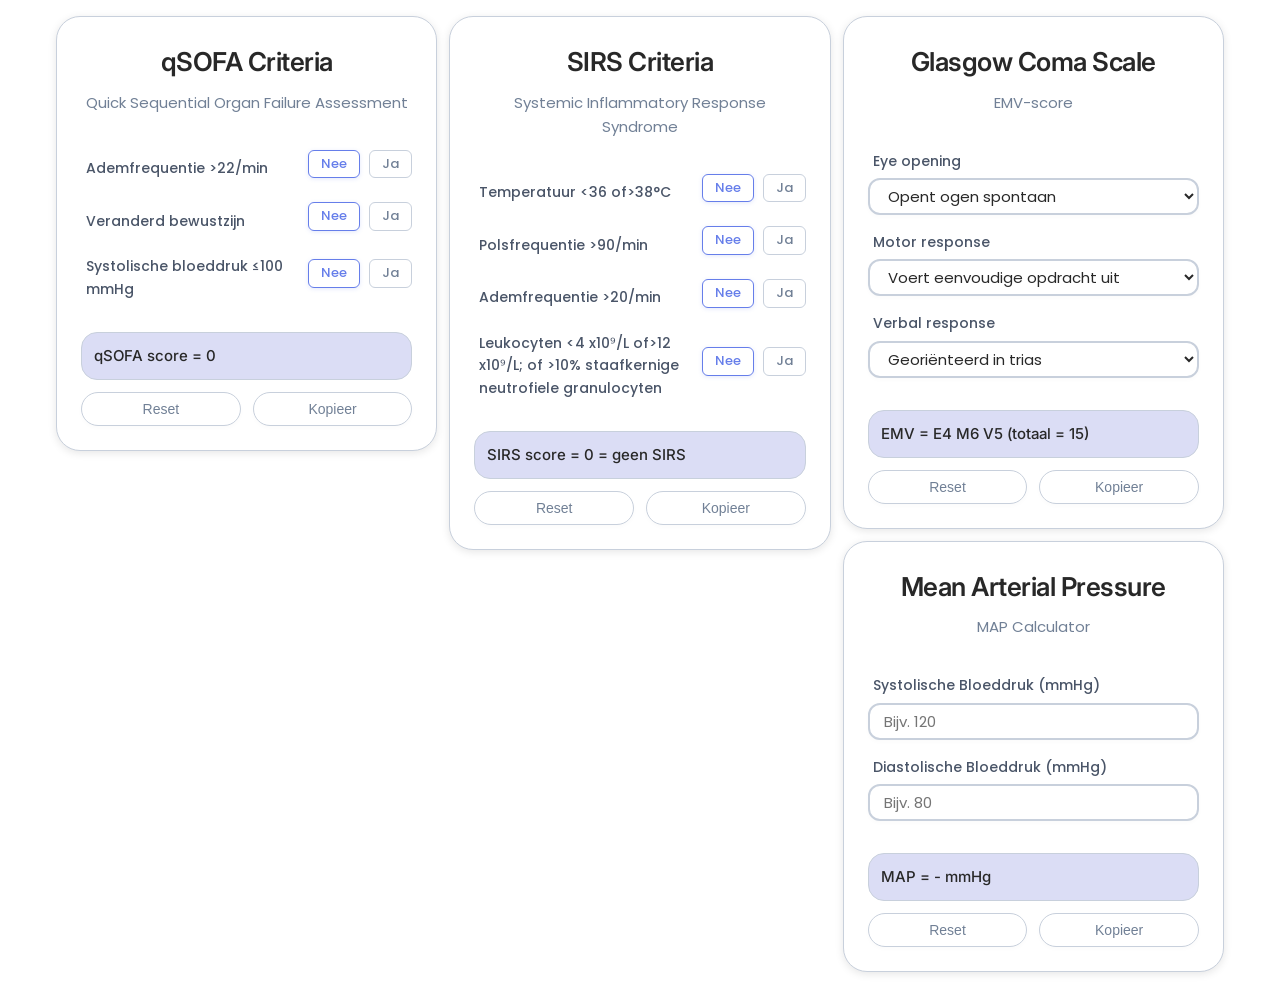
<file: acute.html>
<!DOCTYPE html>
<html lang="nl">

<head>
    <meta charset="UTF-8">
    <meta name="viewport" content="width=device-width, initial-scale=1.0">
    <title>qSOFA Calculator</title>
    <link rel="preconnect" href="https://fonts.googleapis.com">
    <link rel="preconnect" href="https://fonts.gstatic.com" crossorigin>
    <link
        href="https://fonts.googleapis.com/css2?family=Inter:wght@400;600;700&family=Poppins:wght@400;500;600;700&display=swap"
        rel="stylesheet">
    <link rel="stylesheet" href="styles.css">
</head>

<body>
    <div class="wrapper">
        <!-- qSOFA Calculator -->
        <div class="container">
            <h1>qSOFA Criteria</h1>
            <p class="subtitle">Quick Sequential Organ Failure Assessment</p>

            <form id="qsofaForm">
                <div class="form-group">
                    <label>Ademfrequentie >22/min</label>
                    <div class="radio-group">
                        <label class="radio-label">
                            <input type="radio" name="af_qsofa" value="0" checked>
                            Nee
                        </label>
                        <label class="radio-label">
                            <input type="radio" name="af_qsofa" value="1">
                            Ja
                        </label>
                    </div>
                </div>

                <div class="form-group">
                    <label>Veranderd bewustzijn</label>
                    <div class="radio-group">
                        <label class="radio-label">
                            <input type="radio" name="mental_qsofa" value="0" checked>
                            Nee
                        </label>
                        <label class="radio-label">
                            <input type="radio" name="mental_qsofa" value="1">
                            Ja
                        </label>
                    </div>
                </div>

                <div class="form-group">
                    <label>Systolische bloeddruk ≤100 mmHg</label>
                    <div class="radio-group">
                        <label class="radio-label">
                            <input type="radio" name="sbp_qsofa" value="0" checked>
                            Nee
                        </label>
                        <label class="radio-label">
                            <input type="radio" name="sbp_qsofa" value="1">
                            Ja
                        </label>
                    </div>
                </div>
            </form>

            <div class="results show" id="qsofaResults">
                <div class="result-item">
                    <div class="result-value">
                        <span id="qsofaScore">qSOFA score = 0</span>
                    </div>
                </div>
            </div>
            <div class="button-container">
                <button type="button" id="resetButtonQsofa" class="reset-button">Reset</button>
                <button type="button" id="copyButtonQsofa" class="copy-button"
                    title="Kopieer naar klembord">Kopieer</button>
            </div>
        </div>

        <!-- SIRS Calculator -->
        <div class="container">
            <h1>SIRS Criteria</h1>
            <p class="subtitle">Systemic Inflammatory Response Syndrome</p>

            <form id="sirsForm">
                <div class="form-group">
                    <label>Temperatuur <36 of>38°C</label>
                    <div class="radio-group">
                        <label class="radio-label">
                            <input type="radio" name="temp_sirs" value="0" checked>
                            Nee
                        </label>
                        <label class="radio-label">
                            <input type="radio" name="temp_sirs" value="1">
                            Ja
                        </label>
                    </div>
                </div>

                <div class="form-group">
                    <label>Polsfrequentie >90/min</label>
                    <div class="radio-group">
                        <label class="radio-label">
                            <input type="radio" name="hr_sirs" value="0" checked>
                            Nee
                        </label>
                        <label class="radio-label">
                            <input type="radio" name="hr_sirs" value="1">
                            Ja
                        </label>
                    </div>
                </div>

                <div class="form-group">
                    <label>Ademfrequentie >20/min</label>
                    <div class="radio-group">
                        <label class="radio-label">
                            <input type="radio" name="af_sirs" value="0" checked>
                            Nee
                        </label>
                        <label class="radio-label">
                            <input type="radio" name="af_sirs" value="1">
                            Ja
                        </label>
                    </div>
                </div>

                <div class="form-group">
                    <label>Leukocyten <4 x10⁹/L of>12 x10⁹/L; of >10% staafkernige neutrofiele granulocyten</label>
                    <div class="radio-group">
                        <label class="radio-label">
                            <input type="radio" name="leuko_sirs" value="0" checked>
                            Nee
                        </label>
                        <label class="radio-label">
                            <input type="radio" name="leuko_sirs" value="1">
                            Ja
                        </label>
                    </div>
                </div>
            </form>

            <div class="results show" id="sirsResults">
                <div class="result-item">
                    <div class="result-value">
                        <span id="sirsScore">SIRS score = 0 = geen SIRS</span>
                    </div>
                </div>
            </div>
            <div class="button-container">
                <button type="button" id="resetButtonSirs" class="reset-button">Reset</button>
                <button type="button" id="copyButtonSirs" class="copy-button"
                    title="Kopieer naar klembord">Kopieer</button>
            </div>
        </div>

        <!-- Glasgow Coma Scale Calculator -->
        <div class="container">
            <h1>Glasgow Coma Scale</h1>
            <p class="subtitle">EMV-score</p>

            <form id="emvForm">
                <div class="form-group">
                    <label for="E_emv">Eye opening</label>
                    <select id="E_emv" required>
                        <option value="4">Opent ogen spontaan</option>
                        <option value="3">Opent ogen op aanspreken</option>
                        <option value="2">Opent ogen op pijnprikkel</option>
                        <option value="1">Opent ogen niet</option>
                    </select>
                </div>

                <div class="form-group">
                    <label for="M_emv">Motor response</label>
                    <select id="M_emv" required>
                        <option value="6">Voert eenvoudige opdracht uit</option>
                        <option value="5">Lokaliseert een pijnprikkel</option>
                        <option value="4">Normale flexie op pijnprikkel</option>
                        <option value="3">Abnormale flexie op pijnprikkel</option>
                        <option value="2">Extensie op pijnprikkel</option>
                        <option value="1">Geen reactie op pijnprikkel</option>
                    </select>
                </div>

                <div class="form-group">
                    <label for="V_emv">Verbal response</label>
                    <select id="V_emv" required>
                        <option value="5">Georiënteerd in trias</option>
                        <option value="4">Conversatie mogelijk, doch verward</option>
                        <option value="3">Spreekt, maar geen conversatie mogelijk</option>
                        <option value="2">Kreunt alleen</option>
                        <option value="1">Geen verbale uitingen</option>
                    </select>
                </div>
            </form>

            <div class="results show" id="emvResults">
                <div class="result-item">
                    <div class="result-value">
                        <span id="emvScore">EMV = E4 M6 V5 (totaal = 15)</span>
                    </div>
                </div>
            </div>
            <div class="button-container">
                <button type="button" id="resetButtonEmv" class="reset-button">Reset</button>
                <button type="button" id="copyButtonEmv" class="copy-button"
                    title="Kopieer naar klembord">Kopieer</button>
            </div>
        </div>

        <!-- Mean Arterial Pressure Calculator -->
        <div class="container">
            <h1>Mean Arterial Pressure</h1>
            <p class="subtitle">MAP Calculator</p>

            <form id="mapForm">
                <div class="form-group">
                    <label for="SBPmap">Systolische Bloeddruk (mmHg)</label>
                    <input type="number" id="SBPmap" min="0" max="250" step="1" placeholder="Bijv. 120">
                </div>

                <div class="form-group">
                    <label for="DBPmap">Diastolische Bloeddruk (mmHg)</label>
                    <input type="number" id="DBPmap" min="0" max="130" step="1" placeholder="Bijv. 80">
                </div>
            </form>

            <div class="results show" id="mapResults">
                <div class="result-item">
                    <div class="result-value">
                        <span id="mapScore">MAP = - mmHg</span>
                    </div>
                </div>
            </div>
            <div class="button-container">
                <button type="button" id="resetButtonMap" class="reset-button">Reset</button>
                <button type="button" id="copyButtonMap" class="copy-button"
                    title="Kopieer naar klembord">Kopieer</button>
            </div>
        </div>
    </div>

    <script src="shared.js"></script>
    <script>
        // ============================================================
        // qSOFA Calculator
        // ============================================================
        let currentQsofaText = '';

        function calculateQSOFA() {
            const af_qsofa = parseInt(document.querySelector('input[name="af_qsofa"]:checked').value);
            const mental_qsofa = parseInt(document.querySelector('input[name="mental_qsofa"]:checked').value);
            const sbp_qsofa = parseInt(document.querySelector('input[name="sbp_qsofa"]:checked').value);

            const score = af_qsofa + mental_qsofa + sbp_qsofa;
            currentQsofaText = `qSOFA score = ${score}`;

            document.getElementById('qsofaScore').textContent = currentQsofaText;
            document.getElementById('qsofaResults').classList.add('show');
        }

        document.querySelectorAll('input[name="af_qsofa"], input[name="mental_qsofa"], input[name="sbp_qsofa"]').forEach(radio => {
            radio.addEventListener('change', calculateQSOFA);
        });

        setupCopy('copyButtonQsofa', () => currentQsofaText);

        document.getElementById('resetButtonQsofa').addEventListener('click', function () {
            document.querySelectorAll('input[name="af_qsofa"], input[name="mental_qsofa"], input[name="sbp_qsofa"]').forEach(radio => {
                if (radio.value === "0") radio.checked = true;
            });
            calculateQSOFA();
            showButtonFeedback(this, 'reset-done');
        });

        calculateQSOFA();

        // ============================================================
        // SIRS Calculator
        // ============================================================
        let currentSirsText = '';

        function calculateSIRS() {
            const temp_sirs = parseInt(document.querySelector('input[name="temp_sirs"]:checked').value);
            const hr_sirs = parseInt(document.querySelector('input[name="hr_sirs"]:checked').value);
            const af_sirs = parseInt(document.querySelector('input[name="af_sirs"]:checked').value);
            const leuko_sirs = parseInt(document.querySelector('input[name="leuko_sirs"]:checked').value);

            const score = temp_sirs + hr_sirs + af_sirs + leuko_sirs;
            const interpretation = score < 2 ? '= geen SIRS' : '= wel SIRS';
            currentSirsText = `SIRS score = ${score} ${interpretation}`;

            document.getElementById('sirsScore').textContent = currentSirsText;
            document.getElementById('sirsResults').classList.add('show');
        }

        document.querySelectorAll('input[name="temp_sirs"], input[name="hr_sirs"], input[name="af_sirs"], input[name="leuko_sirs"]').forEach(radio => {
            radio.addEventListener('change', calculateSIRS);
        });

        setupCopy('copyButtonSirs', () => currentSirsText);

        document.getElementById('resetButtonSirs').addEventListener('click', function () {
            document.querySelectorAll('input[name="temp_sirs"], input[name="hr_sirs"], input[name="af_sirs"], input[name="leuko_sirs"]').forEach(radio => {
                if (radio.value === "0") radio.checked = true;
            });
            calculateSIRS();
            showButtonFeedback(this, 'reset-done');
        });

        calculateSIRS();

        // ============================================================
        // Glasgow Coma Scale / EMV Calculator
        // ============================================================
        let currentEmvText = '';

        function calculateEMV() {
            const E = parseInt(document.getElementById('E_emv').value);
            const M = parseInt(document.getElementById('M_emv').value);
            const V = parseInt(document.getElementById('V_emv').value);

            const total = E + M + V;
            currentEmvText = `EMV = E${E} M${M} V${V} (totaal = ${total})`;

            document.getElementById('emvScore').textContent = currentEmvText;
            document.getElementById('emvResults').classList.add('show');
        }

        document.getElementById('E_emv').addEventListener('change', calculateEMV);
        document.getElementById('M_emv').addEventListener('change', calculateEMV);
        document.getElementById('V_emv').addEventListener('change', calculateEMV);

        setupCopy('copyButtonEmv', () => currentEmvText);

        document.getElementById('resetButtonEmv').addEventListener('click', function () {
            document.getElementById('E_emv').selectedIndex = 0;
            document.getElementById('M_emv').selectedIndex = 0;
            document.getElementById('V_emv').selectedIndex = 0;
            calculateEMV();
            showButtonFeedback(this, 'reset-done');
        });

        calculateEMV();

        // ============================================================
        // Mean Arterial Pressure Calculator
        // ============================================================
        let currentMapText = '';

        function calculateMAP() {
            const SBP = parseFloat(document.getElementById('SBPmap').value);
            const DBP = parseFloat(document.getElementById('DBPmap').value);

            if (isNaN(SBP) || isNaN(DBP)) {
                currentMapText = 'MAP = - mmHg';
            } else {
                const map = Math.round((1 / 3) * SBP + (2 / 3) * DBP);
                currentMapText = `MAP = ${map} mmHg`;
            }

            document.getElementById('mapScore').textContent = currentMapText;
            document.getElementById('mapResults').classList.add('show');
        }

        document.getElementById('SBPmap').addEventListener('input', calculateMAP);
        document.getElementById('DBPmap').addEventListener('input', calculateMAP);

        document.getElementById('resetButtonMap').addEventListener('click', function () {
            document.getElementById('SBPmap').value = '';
            document.getElementById('DBPmap').value = '';
            calculateMAP();
            showButtonFeedback(this, 'reset-done');
        });

        setupCopy('copyButtonMap', () => currentMapText);

        calculateMAP();
    </script>
</body>

</html>
</file>
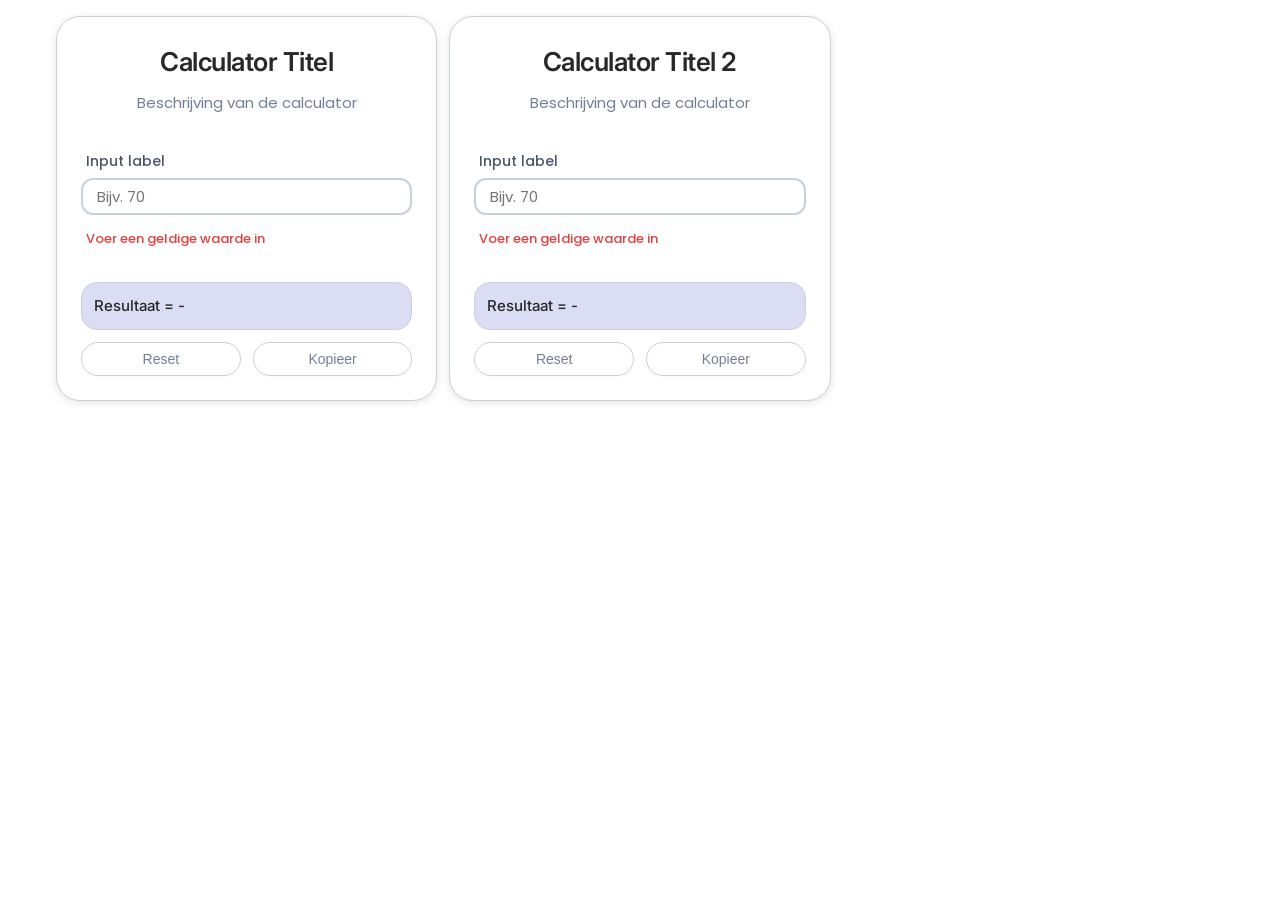
<file: calculator-template.html>
<!DOCTYPE html>
<html lang="nl">

<head>
    <meta charset="UTF-8">
    <meta name="viewport" content="width=device-width, initial-scale=1.0">
    <title>Calculator Template</title>
    <link rel="preconnect" href="https://fonts.googleapis.com">
    <link rel="preconnect" href="https://fonts.gstatic.com" crossorigin>
    <link
        href="https://fonts.googleapis.com/css2?family=Inter:wght@400;600;700&family=Poppins:wght@400;500;600;700&display=swap"
        rel="stylesheet">
    <link rel="stylesheet" href="styles.css">
</head>

<body>
    <div class="wrapper">
        <!-- Calculator 1 -->
        <div class="container">
            <h1>Calculator Titel</h1>
            <p class="subtitle">Beschrijving van de calculator</p>

            <form id="calculatorForm1">
                <div class="form-group">
                    <label for="input1">Input label</label>
                    <input type="number" id="input1" min="0" step="0.1" required placeholder="Bijv. 70">
                    <div class="error" id="input1Error">Voer een geldige waarde in</div>
                </div>

                <!-- Voeg meer inputs toe indien nodig -->

                <!-- Voor radio buttons gebruik deze structuur:
                <div class="form-group">
                    <label>Optie label</label>
                    <div class="radio-group">
                        <label class="radio-label">
                            <input type="radio" name="option1" value="0" checked>
                            Optie 1
                        </label>
                        <label class="radio-label">
                            <input type="radio" name="option1" value="1">
                            Optie 2
                        </label>
                    </div>
                </div>
                -->
            </form>

            <div class="results show" id="results1">
                <div class="result-item">
                    <div class="result-value">
                        <span id="result1">Resultaat = -</span>
                    </div>
                </div>
            </div>
            <div class="button-container">
                <button type="button" id="resetButton1" class="reset-button">Reset</button>
                <button type="button" id="copyButton1" class="copy-button"
                    title="Kopieer naar klembord">Kopieer</button>
            </div>
        </div>

        <!-- Calculator 2 (optioneel - verwijder indien niet nodig) -->
        <div class="container">
            <h1>Calculator Titel 2</h1>
            <p class="subtitle">Beschrijving van de calculator</p>

            <form id="calculatorForm2">
                <div class="form-group">
                    <label for="input2">Input label</label>
                    <input type="number" id="input2" min="0" step="0.1" required placeholder="Bijv. 70">
                    <div class="error" id="input2Error">Voer een geldige waarde in</div>
                </div>
            </form>

            <div class="results show" id="results2">
                <div class="result-item">
                    <div class="result-value">
                        <span id="result2">Resultaat = -</span>
                    </div>
                </div>
            </div>
            <div class="button-container">
                <button type="button" id="resetButton2" class="reset-button">Reset</button>
                <button type="button" id="copyButton2" class="copy-button"
                    title="Kopieer naar klembord">Kopieer</button>
            </div>
        </div>
    </div>

    <script src="shared.js"></script>
    <script>
        // Calculator 1 Logic
        let currentResult1 = '';

        function calculateResult1() {
            const input1 = parseFloat(document.getElementById('input1').value);
            const input1Error = document.getElementById('input1Error');

            if (!input1 || input1 <= 0) {
                input1Error.classList.add('show');
                currentResult1 = 'Resultaat = -';
            } else {
                input1Error.classList.remove('show');

                // VERVANG DIT: Bereken hier je resultaat
                const result = input1 * 2; // Voorbeeld berekening
                currentResult1 = `Resultaat = ${result}`;
            }

            document.getElementById('result1').textContent = currentResult1;
            document.getElementById('results1').classList.add('show');
        }

        document.getElementById('input1').addEventListener('input', calculateResult1);

        setupCopy('copyButton1', () => currentResult1);

        document.getElementById('resetButton1').addEventListener('click', function () {
            // VERVANG DIT: Reset logic afhankelijk van je input types
            // Voor number inputs:
            document.getElementById('input1').value = '';

            // Voor radio buttons gebruik:
            // document.querySelectorAll('input[name="optionname"]').forEach(radio => {
            //     if (radio.value === "0") radio.checked = true;
            // });

            // Voor dropdowns gebruik:
            // document.getElementById('selectId').selectedIndex = 0;

            calculateResult1();
            showButtonFeedback(this, 'reset-done');
        });

        calculateResult1();


        // Calculator 2 Logic (optioneel - verwijder indien niet nodig)
        let currentResult2 = '';

        function calculateResult2() {
            const input2 = parseFloat(document.getElementById('input2').value);
            const input2Error = document.getElementById('input2Error');

            if (!input2 || input2 <= 0) {
                input2Error.classList.add('show');
                currentResult2 = 'Resultaat = -';
            } else {
                input2Error.classList.remove('show');

                // VERVANG DIT: Bereken hier je resultaat
                const result = input2 * 3; // Voorbeeld berekening
                currentResult2 = `Resultaat = ${result}`;
            }

            document.getElementById('result2').textContent = currentResult2;
            document.getElementById('results2').classList.add('show');
        }

        document.getElementById('input2').addEventListener('input', calculateResult2);

        setupCopy('copyButton2', () => currentResult2);

        document.getElementById('resetButton2').addEventListener('click', function () {
            // VERVANG DIT: Reset logic afhankelijk van je input types
            document.getElementById('input2').value = '';
            calculateResult2();
            showButtonFeedback(this, 'reset-done');
        });

        calculateResult2();
    </script>
</body>

</html>
</file>
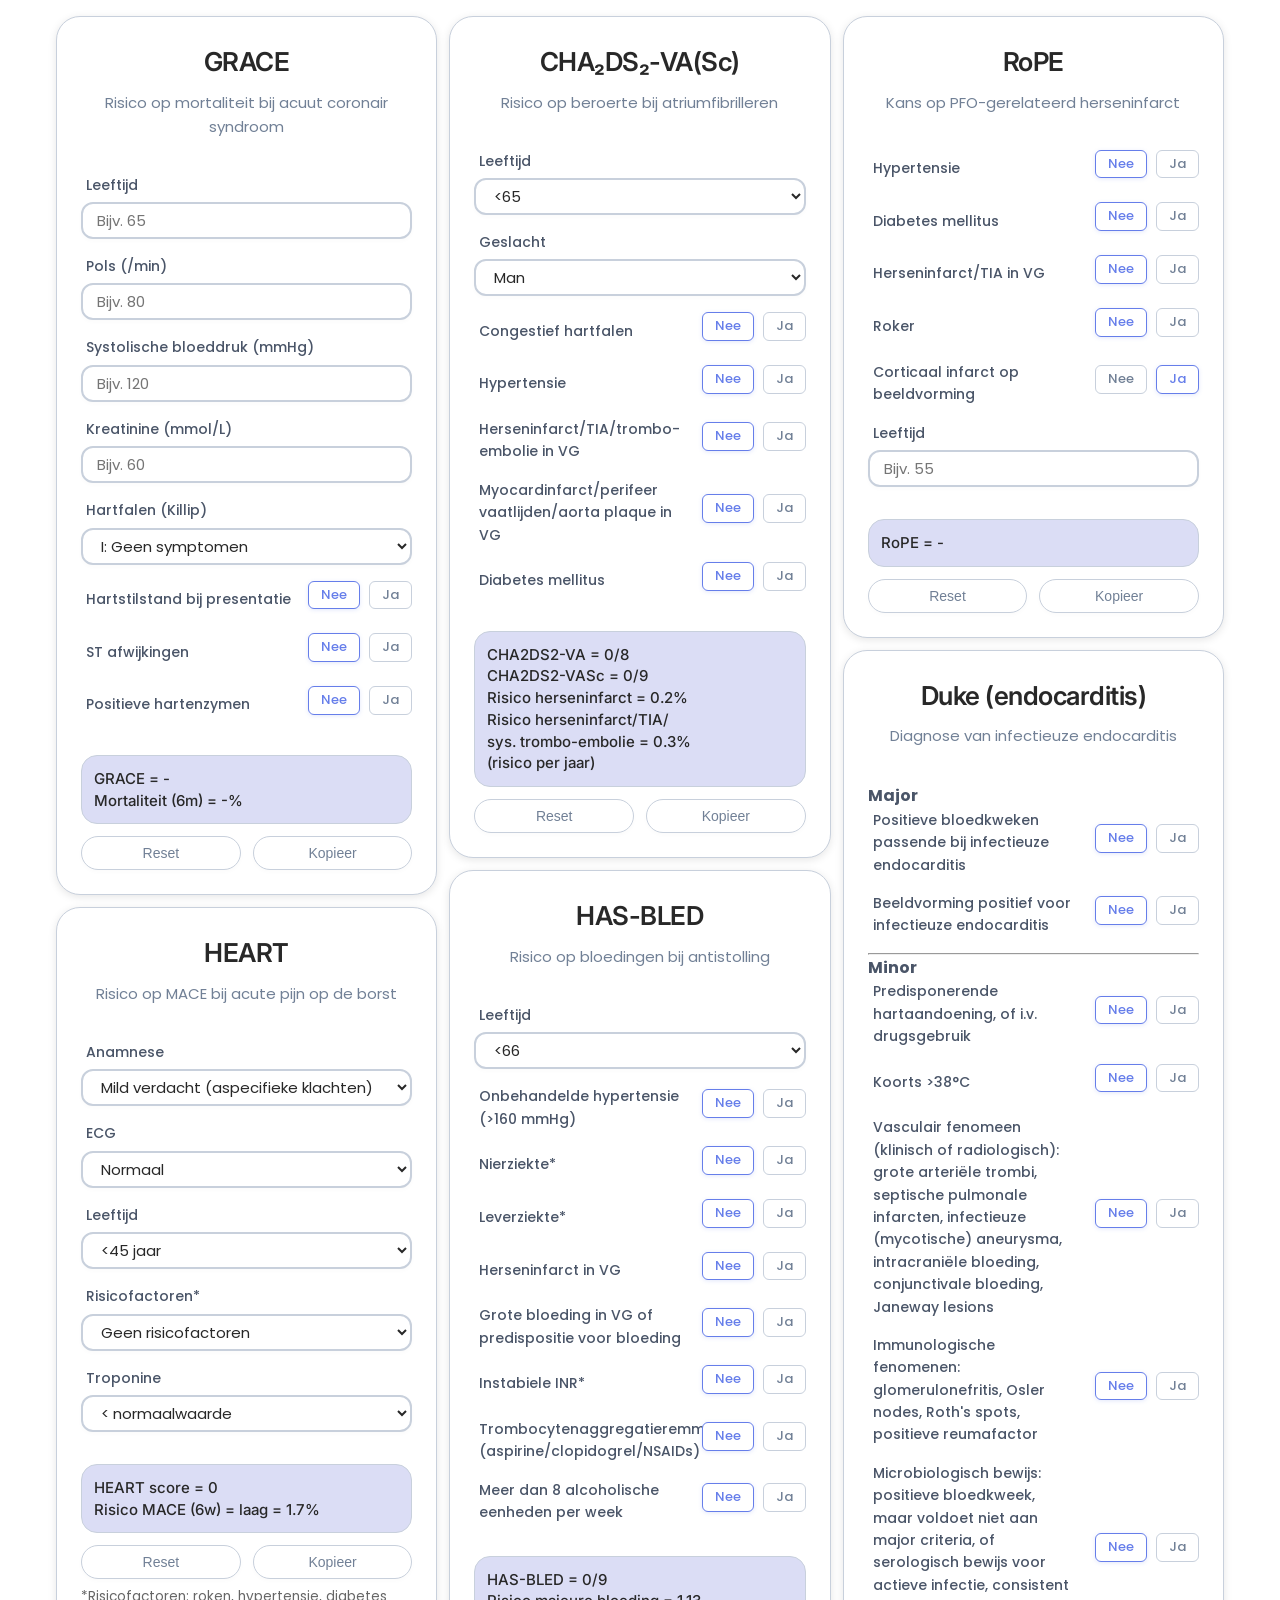
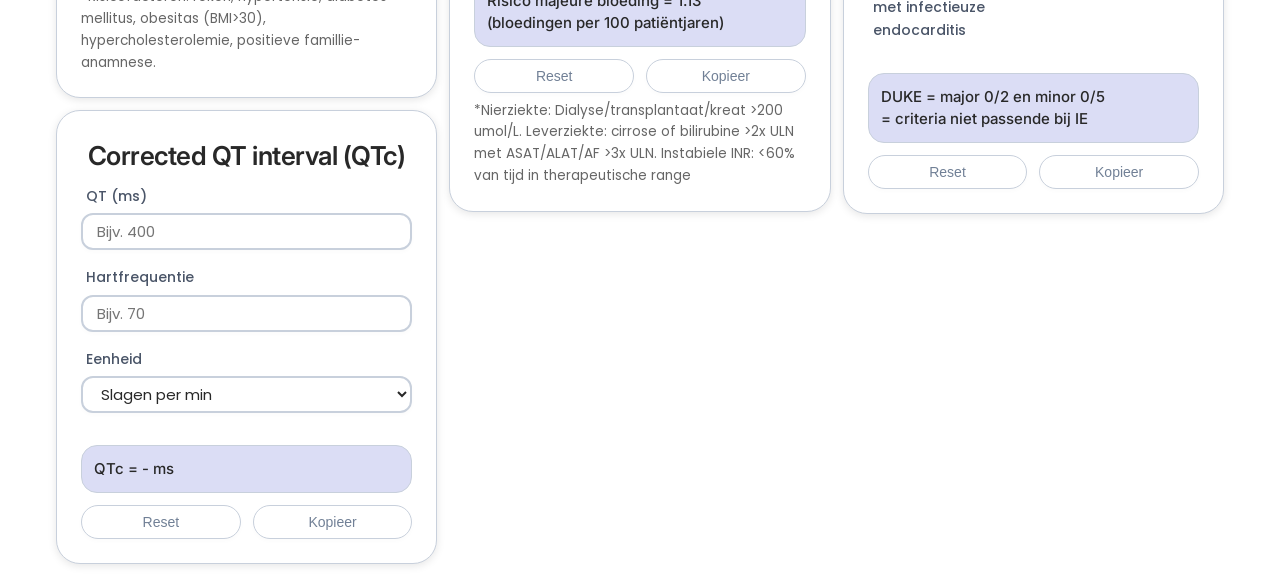
<file: cardio.html>
<!DOCTYPE html>
<html lang="nl">

<head>
    <meta charset="UTF-8">
    <meta name="viewport" content="width=device-width, initial-scale=1.0">
    <title>Cardiologie</title>
    <link rel="preconnect" href="https://fonts.googleapis.com">
    <link rel="preconnect" href="https://fonts.gstatic.com" crossorigin>
    <link
        href="https://fonts.googleapis.com/css2?family=Inter:wght@400;600;700&family=Poppins:wght@400;500;600;700&display=swap"
        rel="stylesheet">
    <link rel="stylesheet" href="styles.css">
</head>

<body>
    <div class="wrapper">
        <!-- GRACE Score -->
        <div class="container">
            <h1>GRACE</h1>
            <p class="subtitle">Risico op mortaliteit bij acuut coronair syndroom</p>

            <form id="graceForm">
                <div class="form-group">
                    <label for="age_grace">Leeftijd</label>
                    <input type="number" id="age_grace" min="18" max="110" step="1" placeholder="Bijv. 65">
                </div>

                <div class="form-group">
                    <label for="pulse_grace">Pols (/min)</label>
                    <input type="number" id="pulse_grace" min="20" max="250" step="1" placeholder="Bijv. 80">
                </div>

                <div class="form-group">
                    <label for="sbp_grace">Systolische bloeddruk (mmHg)</label>
                    <input type="number" id="sbp_grace" min="20" max="250" step="1" placeholder="Bijv. 120">
                </div>

                <div class="form-group">
                    <label for="creat_grace">Kreatinine (mmol/L)</label>
                    <input type="number" id="creat_grace" min="0" step="1" placeholder="Bijv. 60">
                </div>

                <div class="form-group">
                    <label for="killip_grace">Hartfalen (Killip)</label>
                    <select id="killip_grace">
                        <option value="0" selected>I: Geen symptomen</option>
                        <option value="15">II: Milde symptomen (crepitaties / S3 gallop / verhoogde CVD)</option>
                        <option value="29">III: Astma cardiale</option>
                        <option value="44">IV: Cardiogene shock</option>
                    </select>
                </div>

                <div class="form-group">
                    <label>Hartstilstand bij presentatie</label>
                    <div class="radio-group">
                        <label class="radio-label">
                            <input type="radio" name="arrest_grace" value="0" checked>
                            Nee
                        </label>
                        <label class="radio-label">
                            <input type="radio" name="arrest_grace" value="30">
                            Ja
                        </label>
                    </div>
                </div>

                <div class="form-group">
                    <label>ST afwijkingen</label>
                    <div class="radio-group">
                        <label class="radio-label">
                            <input type="radio" name="st_grace" value="0" checked>
                            Nee
                        </label>
                        <label class="radio-label">
                            <input type="radio" name="st_grace" value="17">
                            Ja
                        </label>
                    </div>
                </div>

                <div class="form-group">
                    <label>Positieve hartenzymen</label>
                    <div class="radio-group">
                        <label class="radio-label">
                            <input type="radio" name="trop_grace" value="0" checked>
                            Nee
                        </label>
                        <label class="radio-label">
                            <input type="radio" name="trop_grace" value="13">
                            Ja
                        </label>
                    </div>
                </div>
            </form>

            <div class="results show" id="graceResults">
                <div class="result-item">
                    <div class="result-value">
                        <span id="graceScore">GRACE = -
Mortaliteit (6m) = -%</span>
                    </div>
                </div>
            </div>
            <div class="button-container">
                <button type="button" id="resetButtonGrace" class="reset-button">Reset</button>
                <button type="button" id="copyButtonGrace" class="copy-button"
                    title="Kopieer naar klembord">Kopieer</button>
            </div>
        </div>

        <!-- HEART Score -->
        <div class="container">
            <h1>HEART</h1>
            <p class="subtitle">Risico op MACE bij acute pijn op de borst</p>

            <form id="heartForm">
                <div class="form-group">
                    <label for="ana_heart">Anamnese</label>
                    <select id="ana_heart">
                        <option value="0" selected>Mild verdacht (aspecifieke klachten)</option>
                        <option value="1">Matig verdacht (atypische pijn)</option>
                        <option value="2">Sterk verdacht (typische pijn)</option>
                    </select>
                </div>

                <div class="form-group">
                    <label for="ecg_heart">ECG</label>
                    <select id="ecg_heart">
                        <option value="0" selected>Normaal</option>
                        <option value="1">Niet-specifieke repolarisatiestoornissen / LBTB / Pacemaker</option>
                        <option value="2">Significante ST-depressie</option>
                    </select>
                </div>

                <div class="form-group">
                    <label for="age_heart">Leeftijd</label>
                    <select id="age_heart">
                        <option value="0" selected>&lt;45 jaar</option>
                        <option value="1">45–65 jaar</option>
                        <option value="2">≥65 jaar</option>
                    </select>
                </div>

                <div class="form-group">
                    <label for="risk_heart">Risicofactoren*</label>
                    <select id="risk_heart">
                        <option value="0" selected>Geen risicofactoren</option>
                        <option value="1">1 of 2 risicofactoren</option>
                        <option value="2">≥3 risicofactoren of VG van atherosclerotisch event</option>
                    </select>
                </div>

                <div class="form-group">
                    <label for="trop_heart">Troponine</label>
                    <select id="trop_heart">
                        <option value="0" selected>&lt; normaalwaarde</option>
                        <option value="1">1–3× normaalwaarde</option>
                        <option value="2">≥3× normaalwaarde</option>
                    </select>
                </div>
            </form>

            <div class="results show" id="heartResults">
                <div class="result-item">
                    <div class="result-value">
                        <span id="heartScore">HEART score = 0
Risico MACE (6w) = laag = 1.7%</span>
                    </div>
                </div>
            </div>
            <div class="button-container">
                <button type="button" id="resetButtonHeart" class="reset-button">Reset</button>
                <button type="button" id="copyButtonHeart" class="copy-button"
                    title="Kopieer naar klembord">Kopieer</button>
            </div>
            <p style="font-size: 0.85em; color: #666; margin-top: 0.5em;">*Risicofactoren: roken, hypertensie, diabetes mellitus, obesitas (BMI>30), hypercholesterolemie, positieve famillie-anamnese.</p>
        </div>

        <!-- QTc Calculator -->
        <div class="container">
            <h1>Corrected QT interval (QTc)</h1>

            <form id="qtcForm">
                <div class="form-group">
                    <label for="qt_qtc">QT (ms)</label>
                    <input type="number" id="qt_qtc" min="0" step="1" placeholder="Bijv. 400">
                </div>

                <div class="form-group">
                    <label for="rr_qtc">Hartfrequentie</label>
                    <input type="number" id="rr_qtc" min="0" step="1" placeholder="Bijv. 70">
                </div>

                <div class="form-group">
                    <label for="unit_qtc">Eenheid</label>
                    <select id="unit_qtc">
                        <option value="bpm" selected>Slagen per min</option>
                        <option value="rr">RR interval (ms)</option>
                    </select>
                </div>
            </form>

            <div class="results show" id="qtcResults">
                <div class="result-item">
                    <div class="result-value">
                        <span id="qtcScore">QTc = - ms</span>
                    </div>
                </div>
            </div>
            <div class="button-container">
                <button type="button" id="resetButtonQtc" class="reset-button">Reset</button>
                <button type="button" id="copyButtonQtc" class="copy-button"
                    title="Kopieer naar klembord">Kopieer</button>
            </div>
        </div>

        <!-- CHA2DS2-VASc -->
        <div class="container">
            <h1>CHA₂DS₂-VA(Sc)</h1>
            <p class="subtitle">Risico op beroerte bij atriumfibrilleren</p>

            <form id="chadForm">
                <div class="form-group">
                    <label for="chad_age">Leeftijd</label>
                    <select id="chad_age">
                        <option value="0" selected>&lt;65</option>
                        <option value="1">65–74</option>
                        <option value="2">≥75</option>
                    </select>
                </div>

                <div class="form-group">
                    <label for="chad_sex">Geslacht</label>
                    <select id="chad_sex">
                        <option value="0" selected>Man</option>
                        <option value="1">Vrouw</option>
                    </select>
                </div>

                <div class="form-group">
                    <label>Congestief hartfalen</label>
                    <div class="radio-group">
                        <label class="radio-label">
                            <input type="radio" name="chad_chf" value="0" checked>
                            Nee
                        </label>
                        <label class="radio-label">
                            <input type="radio" name="chad_chf" value="1">
                            Ja
                        </label>
                    </div>
                </div>

                <div class="form-group">
                    <label>Hypertensie</label>
                    <div class="radio-group">
                        <label class="radio-label">
                            <input type="radio" name="chad_ht" value="0" checked>
                            Nee
                        </label>
                        <label class="radio-label">
                            <input type="radio" name="chad_ht" value="1">
                            Ja
                        </label>
                    </div>
                </div>

                <div class="form-group">
                    <label>Herseninfarct/TIA/trombo-embolie in VG</label>
                    <div class="radio-group">
                        <label class="radio-label">
                            <input type="radio" name="chad_vte" value="0" checked>
                            Nee
                        </label>
                        <label class="radio-label">
                            <input type="radio" name="chad_vte" value="2">
                            Ja
                        </label>
                    </div>
                </div>

                <div class="form-group">
                    <label>Myocardinfarct/perifeer vaatlijden/aorta plaque in VG</label>
                    <div class="radio-group">
                        <label class="radio-label">
                            <input type="radio" name="chad_ate" value="0" checked>
                            Nee
                        </label>
                        <label class="radio-label">
                            <input type="radio" name="chad_ate" value="1">
                            Ja
                        </label>
                    </div>
                </div>

                <div class="form-group">
                    <label>Diabetes mellitus</label>
                    <div class="radio-group">
                        <label class="radio-label">
                            <input type="radio" name="chad_dm" value="0" checked>
                            Nee
                        </label>
                        <label class="radio-label">
                            <input type="radio" name="chad_dm" value="1">
                            Ja
                        </label>
                    </div>
                </div>
            </form>

            <div class="results show" id="chadResults">
                <div class="result-item">
                    <div class="result-value">
                        <span id="chadScore">CHA₂DS₂-VA = 0/8
CHA₂DS₂-VASc = 0/9
Risico herseninfarct = 0.2%
Risico herseninfarct/TIA/sys. trombo-embolie = 0.3%
(risico per jaar)</span>
                    </div>
                </div>
            </div>
            <div class="button-container">
                <button type="button" id="resetButtonChad" class="reset-button">Reset</button>
                <button type="button" id="copyButtonChad" class="copy-button"
                    title="Kopieer naar klembord">Kopieer</button>
            </div>
        </div>

        <!-- HAS-BLED -->
        <div class="container">
            <h1>HAS-BLED</h1>
            <p class="subtitle">Risico op bloedingen bij antistolling</p>

            <form id="bledForm">
                <div class="form-group">
                    <label for="bled_age">Leeftijd</label>
                    <select id="bled_age">
                        <option value="0" selected>&lt;66</option>
                        <option value="1">≥66</option>
                    </select>
                </div>

                <div class="form-group">
                    <label>Onbehandelde hypertensie (&gt;160 mmHg)</label>
                    <div class="radio-group">
                        <label class="radio-label">
                            <input type="radio" name="bled_ht" value="0" checked>
                            Nee
                        </label>
                        <label class="radio-label">
                            <input type="radio" name="bled_ht" value="1">
                            Ja
                        </label>
                    </div>
                </div>

                <div class="form-group">
                    <label>Nierziekte*</label>
                    <div class="radio-group">
                        <label class="radio-label">
                            <input type="radio" name="bled_kd" value="0" checked>
                            Nee
                        </label>
                        <label class="radio-label">
                            <input type="radio" name="bled_kd" value="1">
                            Ja
                        </label>
                    </div>
                </div>

                <div class="form-group">
                    <label>Leverziekte*</label>
                    <div class="radio-group">
                        <label class="radio-label">
                            <input type="radio" name="bled_liver" value="0" checked>
                            Nee
                        </label>
                        <label class="radio-label">
                            <input type="radio" name="bled_liver" value="1">
                            Ja
                        </label>
                    </div>
                </div>

                <div class="form-group">
                    <label>Herseninfarct in VG</label>
                    <div class="radio-group">
                        <label class="radio-label">
                            <input type="radio" name="bled_stroke" value="0" checked>
                            Nee
                        </label>
                        <label class="radio-label">
                            <input type="radio" name="bled_stroke" value="1">
                            Ja
                        </label>
                    </div>
                </div>

                <div class="form-group">
                    <label>Grote bloeding in VG of predispositie voor bloeding</label>
                    <div class="radio-group">
                        <label class="radio-label">
                            <input type="radio" name="bled_bleed" value="0" checked>
                            Nee
                        </label>
                        <label class="radio-label">
                            <input type="radio" name="bled_bleed" value="1">
                            Ja
                        </label>
                    </div>
                </div>

                <div class="form-group">
                    <label>Instabiele INR*</label>
                    <div class="radio-group">
                        <label class="radio-label">
                            <input type="radio" name="bled_inr" value="0" checked>
                            Nee
                        </label>
                        <label class="radio-label">
                            <input type="radio" name="bled_inr" value="1">
                            Ja
                        </label>
                    </div>
                </div>

                <div class="form-group">
                    <label>Trombocytenaggregatieremmers (aspirine/clopidogrel/NSAIDs)</label>
                    <div class="radio-group">
                        <label class="radio-label">
                            <input type="radio" name="bled_med" value="0" checked>
                            Nee
                        </label>
                        <label class="radio-label">
                            <input type="radio" name="bled_med" value="1">
                            Ja
                        </label>
                    </div>
                </div>

                <div class="form-group">
                    <label>Meer dan 8 alcoholische eenheden per week</label>
                    <div class="radio-group">
                        <label class="radio-label">
                            <input type="radio" name="bled_alcohol" value="0" checked>
                            Nee
                        </label>
                        <label class="radio-label">
                            <input type="radio" name="bled_alcohol" value="1">
                            Ja
                        </label>
                    </div>
                </div>
            </form>

            <div class="results show" id="bledResults">
                <div class="result-item">
                    <div class="result-value">
                        <span id="bledScore">HAS-BLED = 0/9
Risico majeure bloeding = 1.13
(bloedingen per 100 patiëntjaren)</span>
                    </div>
                </div>
            </div>
            <div class="button-container">
                <button type="button" id="resetButtonBled" class="reset-button">Reset</button>
                <button type="button" id="copyButtonBled" class="copy-button"
                    title="Kopieer naar klembord">Kopieer</button>
            </div>
            <p style="font-size: 0.85em; color: #666; margin-top: 0.5em;">*Nierziekte: Dialyse/transplantaat/kreat >200 umol/L. Leverziekte: cirrose of bilirubine >2x ULN met ASAT/ALAT/AF >3x ULN. Instabiele INR: &lt;60% van tijd in therapeutische range</p>
        </div>

        <!-- RoPE -->
        <div class="container">
            <h1>RoPE</h1>
            <p class="subtitle">Kans op PFO-gerelateerd herseninfarct</p>

            <form id="ropeForm">
                <div class="form-group">
                    <label>Hypertensie</label>
                    <div class="radio-group">
                        <label class="radio-label">
                            <input type="radio" name="rope_ht" value="1" checked>
                            Nee
                        </label>
                        <label class="radio-label">
                            <input type="radio" name="rope_ht" value="0">
                            Ja
                        </label>
                    </div>
                </div>

                <div class="form-group">
                    <label>Diabetes mellitus</label>
                    <div class="radio-group">
                        <label class="radio-label">
                            <input type="radio" name="rope_dm" value="1" checked>
                            Nee
                        </label>
                        <label class="radio-label">
                            <input type="radio" name="rope_dm" value="0">
                            Ja
                        </label>
                    </div>
                </div>

                <div class="form-group">
                    <label>Herseninfarct/TIA in VG</label>
                    <div class="radio-group">
                        <label class="radio-label">
                            <input type="radio" name="rope_tia" value="1" checked>
                            Nee
                        </label>
                        <label class="radio-label">
                            <input type="radio" name="rope_tia" value="0">
                            Ja
                        </label>
                    </div>
                </div>

                <div class="form-group">
                    <label>Roker</label>
                    <div class="radio-group">
                        <label class="radio-label">
                            <input type="radio" name="rope_smoke" value="1" checked>
                            Nee
                        </label>
                        <label class="radio-label">
                            <input type="radio" name="rope_smoke" value="0">
                            Ja
                        </label>
                    </div>
                </div>

                <div class="form-group">
                    <label>Corticaal infarct op beeldvorming</label>
                    <div class="radio-group">
                        <label class="radio-label">
                            <input type="radio" name="rope_cortical" value="0">
                            Nee
                        </label>
                        <label class="radio-label">
                            <input type="radio" name="rope_cortical" value="1" checked>
                            Ja
                        </label>
                    </div>
                </div>

                <div class="form-group">
                    <label for="rope_age">Leeftijd</label>
                    <input type="number" id="rope_age" min="18" max="110" step="1" placeholder="Bijv. 55">
                </div>
            </form>

            <div class="results show" id="ropeResults">
                <div class="result-item">
                    <div class="result-value">
                        <span id="ropeScore">RoPE = -</span>
                    </div>
                </div>
            </div>
            <div class="button-container">
                <button type="button" id="resetButtonRope" class="reset-button">Reset</button>
                <button type="button" id="copyButtonRope" class="copy-button"
                    title="Kopieer naar klembord">Kopieer</button>
            </div>
        </div>

        <!-- Duke (endocarditis) -->
        <div class="container">
            <h1>Duke (endocarditis)</h1>
            <p class="subtitle">Diagnose van infectieuze endocarditis</p>

            <form id="dukeForm">
                <p><strong>Major</strong></p>
                <div class="form-group">
                    <label>Positieve bloedkweken passende bij infectieuze endocarditis</label>
                    <div class="radio-group">
                        <label class="radio-label">
                            <input type="radio" name="kweken_duke" value="0" checked>
                            Nee
                        </label>
                        <label class="radio-label">
                            <input type="radio" name="kweken_duke" value="1">
                            Ja
                        </label>
                    </div>
                </div>

                <div class="form-group">
                    <label>Beeldvorming positief voor infectieuze endocarditis</label>
                    <div class="radio-group">
                        <label class="radio-label">
                            <input type="radio" name="beeldvorming_duke" value="0" checked>
                            Nee
                        </label>
                        <label class="radio-label">
                            <input type="radio" name="beeldvorming_duke" value="1">
                            Ja
                        </label>
                    </div>
                </div>

                <hr>
                <p><strong>Minor</strong></p>

                <div class="form-group">
                    <label>Predisponerende hartaandoening, of i.v. drugsgebruik</label>
                    <div class="radio-group">
                        <label class="radio-label">
                            <input type="radio" name="aanleg_duke" value="0" checked>
                            Nee
                        </label>
                        <label class="radio-label">
                            <input type="radio" name="aanleg_duke" value="1">
                            Ja
                        </label>
                    </div>
                </div>

                <div class="form-group">
                    <label>Koorts &gt;38°C</label>
                    <div class="radio-group">
                        <label class="radio-label">
                            <input type="radio" name="koorts_duke" value="0" checked>
                            Nee
                        </label>
                        <label class="radio-label">
                            <input type="radio" name="koorts_duke" value="1">
                            Ja
                        </label>
                    </div>
                </div>

                <div class="form-group">
                    <label>Vasculair fenomeen (klinisch of radiologisch): grote arteriële trombi, septische pulmonale infarcten, infectieuze (mycotische) aneurysma, intracraniële bloeding, conjunctivale bloeding, Janeway lesions</label>
                    <div class="radio-group">
                        <label class="radio-label">
                            <input type="radio" name="vasculair_duke" value="0" checked>
                            Nee
                        </label>
                        <label class="radio-label">
                            <input type="radio" name="vasculair_duke" value="1">
                            Ja
                        </label>
                    </div>
                </div>

                <div class="form-group">
                    <label>Immunologische fenomenen: glomerulonefritis, Osler nodes, Roth's spots, positieve reumafactor</label>
                    <div class="radio-group">
                        <label class="radio-label">
                            <input type="radio" name="immuno_duke" value="0" checked>
                            Nee
                        </label>
                        <label class="radio-label">
                            <input type="radio" name="immuno_duke" value="1">
                            Ja
                        </label>
                    </div>
                </div>

                <div class="form-group">
                    <label>Microbiologisch bewijs: positieve bloedkweek, maar voldoet niet aan major criteria, of serologisch bewijs voor actieve infectie, consistent met infectieuze endocarditis</label>
                    <div class="radio-group">
                        <label class="radio-label">
                            <input type="radio" name="micro_duke" value="0" checked>
                            Nee
                        </label>
                        <label class="radio-label">
                            <input type="radio" name="micro_duke" value="1">
                            Ja
                        </label>
                    </div>
                </div>
            </form>

            <div class="results show" id="dukeResults">
                <div class="result-item">
                    <div class="result-value">
                        <span id="dukeScore">DUKE = major 0/2 en minor 0/5
= criteria niet passende bij IE</span>
                    </div>
                </div>
            </div>
            <div class="button-container">
                <button type="button" id="resetButtonDuke" class="reset-button">Reset</button>
                <button type="button" id="copyButtonDuke" class="copy-button"
                    title="Kopieer naar klembord">Kopieer</button>
            </div>
        </div>
    </div>

    <script src="shared.js"></script>
    <script>
        // ============================================================
        // GRACE Score
        // ============================================================
        const graceTable = [
            [6, 0.2], [27, 0.4], [39, 0.6], [48, 0.8], [55, 1.0], [60, 1.2],
            [65, 1.4], [69, 1.6], [73, 1.8], [76, 2], [88, 3], [97, 4],
            [104, 5], [110, 6], [115, 7], [119, 8], [123, 9], [126, 10],
            [129, 11], [132, 12], [134, 13], [137, 14], [139, 15], [141, 16],
            [143, 17], [145, 18], [147, 19], [149, 20], [150, 21], [152, 22],
            [153, 23], [155, 24], [156, 25], [158, 26], [159, 27], [160, 28],
            [162, 29], [163, 30], [174, 40], [183, 50], [191, 60], [200, 70],
            [208, 80], [219, 90], [285, 99]
        ];

        let currentGraceText = '';

        function calculateGRACE() {
            const age = parseFloat(document.getElementById('age_grace').value);
            const pulse = parseFloat(document.getElementById('pulse_grace').value);
            const sbp = parseFloat(document.getElementById('sbp_grace').value);
            const creatInput = parseFloat(document.getElementById('creat_grace').value);
            const killip = parseInt(document.getElementById('killip_grace').value);
            const arrest = parseInt(document.querySelector('input[name="arrest_grace"]:checked').value);
            const st = parseInt(document.querySelector('input[name="st_grace"]:checked').value);
            const trop = parseInt(document.querySelector('input[name="trop_grace"]:checked').value);

            let age2 = NaN;
            if (!isNaN(age)) {
                if (age < 35) age2 = 0;
                else if (age < 45) age2 = 0 + (age - 35) * 1.8;
                else if (age < 55) age2 = 18 + (age - 45) * 1.8;
                else if (age < 65) age2 = 36 + (age - 55) * 1.8;
                else if (age < 75) age2 = 54 + (age - 65) * 1.9;
                else if (age < 85) age2 = 73 + (age - 75) * 1.8;
                else if (age < 90) age2 = 91 + (age - 85) * 1.8;
                else age2 = 100;
            }

            let pulse2 = NaN;
            if (!isNaN(pulse)) {
                if (pulse < 70) pulse2 = 0;
                else if (pulse < 80) pulse2 = 0 + (pulse - 70) * 0.3;
                else if (pulse < 90) pulse2 = 3 + (pulse - 80) * 0.2;
                else if (pulse < 100) pulse2 = 5 + (pulse - 90) * 0.3;
                else if (pulse < 110) pulse2 = 8 + (pulse - 100) * 0.2;
                else if (pulse < 150) pulse2 = 10 + (pulse - 110) * 0.3;
                else if (pulse < 200) pulse2 = 22 + (pulse - 150) * 0.3;
                else pulse2 = 34;
            }

            let sysbp2 = NaN;
            if (!isNaN(sbp)) {
                if (sbp < 80) sysbp2 = 40;
                else if (sbp < 100) sysbp2 = 40 - (sbp - 80) * 0.3;
                else if (sbp < 110) sysbp2 = 34 - (sbp - 100) * 0.3;
                else if (sbp < 120) sysbp2 = 31 - (sbp - 110) * 0.4;
                else if (sbp < 130) sysbp2 = 27 - (sbp - 120) * 0.3;
                else if (sbp < 140) sysbp2 = 24 - (sbp - 130) * 0.3;
                else if (sbp < 150) sysbp2 = 20 - (sbp - 140) * 0.4;
                else if (sbp < 160) sysbp2 = 17 - (sbp - 150) * 0.3;
                else if (sbp < 180) sysbp2 = 14 - (sbp - 160) * 0.3;
                else if (sbp < 200) sysbp2 = 8 - (sbp - 180) * 0.4;
                else sysbp2 = 0;
            }

            let crt2 = NaN;
            if (!isNaN(creatInput) && creatInput >= 0) {
                const creat = creatInput * 0.0113;
                if (creat < 0.2) crt2 = 0 + (creat - 0) * (1 / 0.2);
                else if (creat < 0.4) crt2 = 1 + (creat - 0.2) * (2 / 0.2);
                else if (creat < 0.6) crt2 = 3 + (creat - 0.4) * (1 / 0.2);
                else if (creat < 0.8) crt2 = 4 + (creat - 0.6) * (2 / 0.2);
                else if (creat < 1.0) crt2 = 6 + (creat - 0.8) * (1 / 0.2);
                else if (creat < 1.2) crt2 = 7 + (creat - 1.0) * (1 / 0.2);
                else if (creat < 1.4) crt2 = 8 + (creat - 1.2) * (2 / 0.2);
                else if (creat < 1.6) crt2 = 10 + (creat - 1.4) * (1 / 0.2);
                else if (creat < 1.8) crt2 = 11 + (creat - 1.6) * (2 / 0.2);
                else if (creat < 2.0) crt2 = 13 + (creat - 1.8) * (1 / 0.2);
                else if (creat < 3.0) crt2 = 14 + (creat - 2.0) * (7 / 1);
                else if (creat < 4.0) crt2 = 21 + (creat - 3.0) * (7 / 1);
                else crt2 = 28;
            }

            const graceScore = killip + sysbp2 + pulse2 + age2 + crt2 + st + trop + arrest;

            if (isNaN(graceScore)) {
                currentGraceText = 'GRACE = -\nMortaliteit (6m) = -%';
            } else {
                let graceRisk;
                if (graceScore >= 6) {
                    let lastIdx = -1;
                    for (let i = 0; i < graceTable.length; i++) {
                        if (graceTable[i][0] <= graceScore) lastIdx = i;
                    }
                    graceRisk = lastIdx >= 0 ? graceTable[lastIdx][1] : 0;
                } else {
                    graceRisk = 0;
                }
                currentGraceText = `GRACE = ${Math.round(graceScore)}\nMortaliteit (6m) = ${graceRisk}%`;
            }

            document.getElementById('graceScore').textContent = currentGraceText;
        }

        ['age_grace', 'pulse_grace', 'sbp_grace', 'creat_grace', 'killip_grace'].forEach(id => {
            document.getElementById(id).addEventListener('input', calculateGRACE);
            document.getElementById(id).addEventListener('change', calculateGRACE);
        });
        document.querySelectorAll('input[name="arrest_grace"], input[name="st_grace"], input[name="trop_grace"]').forEach(radio => {
            radio.addEventListener('change', calculateGRACE);
        });

        setupCopy('copyButtonGrace', () => currentGraceText);

        document.getElementById('resetButtonGrace').addEventListener('click', function () {
            ['age_grace', 'pulse_grace', 'sbp_grace', 'creat_grace'].forEach(id => {
                document.getElementById(id).value = '';
            });
            document.getElementById('killip_grace').selectedIndex = 0;
            ['arrest_grace', 'st_grace', 'trop_grace'].forEach(name => {
                document.querySelectorAll(`input[name="${name}"]`).forEach(radio => {
                    radio.checked = radio.value === "0";
                });
            });
            calculateGRACE();
            showButtonFeedback(this, 'reset-done');
        });

        calculateGRACE();

        // ============================================================
        // HEART Score
        // ============================================================
        let currentHeartText = '';

        function calculateHEART() {
            const ana = parseInt(document.getElementById('ana_heart').value);
            const ecg = parseInt(document.getElementById('ecg_heart').value);
            const age = parseInt(document.getElementById('age_heart').value);
            const risk = parseInt(document.getElementById('risk_heart').value);
            const trop = parseInt(document.getElementById('trop_heart').value);

            const score = ana + ecg + age + risk + trop;

            let interp;
            if (score <= 3) {
                interp = 'Risico MACE (6w) = laag = 1.7%';
            } else if (score <= 6) {
                interp = 'Risico MACE (6w) = intermediate = 16.6%';
            } else {
                interp = 'Risico MACE (6w) = hoog = 50.1%';
            }

            currentHeartText = `HEART score = ${score}\n${interp}`;
            document.getElementById('heartScore').textContent = currentHeartText;
        }

        ['ana_heart', 'ecg_heart', 'age_heart', 'risk_heart', 'trop_heart'].forEach(id => {
            document.getElementById(id).addEventListener('change', calculateHEART);
        });

        setupCopy('copyButtonHeart', () => currentHeartText);

        document.getElementById('resetButtonHeart').addEventListener('click', function () {
            ['ana_heart', 'ecg_heart', 'age_heart', 'risk_heart', 'trop_heart'].forEach(id => {
                document.getElementById(id).selectedIndex = 0;
            });
            calculateHEART();
            showButtonFeedback(this, 'reset-done');
        });

        calculateHEART();

        // ============================================================
        // QTc Calculator
        // ============================================================
        let currentQtcText = '';

        function calculateQTc() {
            const qt = parseFloat(document.getElementById('qt_qtc').value);
            const rrInput = parseFloat(document.getElementById('rr_qtc').value);
            const unit = document.getElementById('unit_qtc').value;

            if (isNaN(qt) || isNaN(rrInput) || rrInput <= 0) {
                currentQtcText = 'QTc = - ms';
            } else {
                const rr = unit === 'rr' ? rrInput : (60 / rrInput) * 1000;
                const qtc = qt / Math.sqrt(rr / 1000);
                currentQtcText = `QTc = ${Math.round(qtc)} ms`;
            }

            document.getElementById('qtcScore').textContent = currentQtcText;
        }

        document.getElementById('qt_qtc').addEventListener('input', calculateQTc);
        document.getElementById('rr_qtc').addEventListener('input', calculateQTc);
        document.getElementById('unit_qtc').addEventListener('change', calculateQTc);

        setupCopy('copyButtonQtc', () => currentQtcText);

        document.getElementById('resetButtonQtc').addEventListener('click', function () {
            document.getElementById('qt_qtc').value = '';
            document.getElementById('rr_qtc').value = '';
            document.getElementById('unit_qtc').selectedIndex = 0;
            calculateQTc();
            showButtonFeedback(this, 'reset-done');
        });

        calculateQTc();

        // ============================================================
        // CHA2DS2-VASc
        // ============================================================
        const chadRiskTable = [
            { score: 0, risk_icva: 0.002, risk_icva_tia: 0.003, risk_bleed: 1.13 },
            { score: 1, risk_icva: 0.006, risk_icva_tia: 0.009, risk_bleed: 1.02 },
            { score: 2, risk_icva: 0.022, risk_icva_tia: 0.029, risk_bleed: 1.88 },
            { score: 3, risk_icva: 0.032, risk_icva_tia: 0.046, risk_bleed: 3.74 },
            { score: 4, risk_icva: 0.048, risk_icva_tia: 0.067, risk_bleed: 8.70 },
            { score: 5, risk_icva: 0.072, risk_icva_tia: 0.100, risk_bleed: 12.50 },
            { score: 6, risk_icva: 0.097, risk_icva_tia: 0.136 },
            { score: 7, risk_icva: 0.112, risk_icva_tia: 0.157 },
            { score: 8, risk_icva: 0.108, risk_icva_tia: 0.152 },
            { score: 9, risk_icva: 0.122, risk_icva_tia: 0.174 }
        ];

        let currentChadText = '';

        function calculateCHAD() {
            const chadAge = parseInt(document.getElementById('chad_age').value);
            const chadSex = parseInt(document.getElementById('chad_sex').value);
            const chadChf = parseInt(document.querySelector('input[name="chad_chf"]:checked').value);
            const chadHt = parseInt(document.querySelector('input[name="chad_ht"]:checked').value);
            const chadVte = parseInt(document.querySelector('input[name="chad_vte"]:checked').value);
            const chadAte = parseInt(document.querySelector('input[name="chad_ate"]:checked').value);
            const chadDm = parseInt(document.querySelector('input[name="chad_dm"]:checked').value);

            const chadscore = chadAge + chadSex + chadChf + chadHt + chadVte + chadAte + chadDm;
            const chadscore_nosex = chadAge + chadChf + chadHt + chadVte + chadAte + chadDm;

            const row = chadRiskTable.find(r => r.score === chadscore);
            const risk_icva = row ? (row.risk_icva * 100).toFixed(1) : '-';
            const risk_icva_tia = row ? (row.risk_icva_tia * 100).toFixed(1) : '-';

            currentChadText = `CHA2DS2-VA = ${chadscore_nosex}/8\nCHA2DS2-VASc = ${chadscore}/9\nRisico herseninfarct = ${risk_icva}%\nRisico herseninfarct/TIA/\nsys. trombo-embolie = ${risk_icva_tia}%\n(risico per jaar)`;

            document.getElementById('chadScore').textContent = currentChadText;
        }

        ['chad_age', 'chad_sex'].forEach(id => {
            document.getElementById(id).addEventListener('change', calculateCHAD);
        });
        document.querySelectorAll('input[name="chad_chf"], input[name="chad_ht"], input[name="chad_vte"], input[name="chad_ate"], input[name="chad_dm"]').forEach(radio => {
            radio.addEventListener('change', calculateCHAD);
        });

        setupCopy('copyButtonChad', () => currentChadText);

        document.getElementById('resetButtonChad').addEventListener('click', function () {
            document.getElementById('chad_age').selectedIndex = 0;
            document.getElementById('chad_sex').selectedIndex = 0;
            ['chad_chf', 'chad_ht', 'chad_vte', 'chad_ate', 'chad_dm'].forEach(name => {
                document.querySelectorAll(`input[name="${name}"]`).forEach(radio => {
                    radio.checked = radio.value === "0";
                });
            });
            calculateCHAD();
            showButtonFeedback(this, 'reset-done');
        });

        calculateCHAD();

        // ============================================================
        // HAS-BLED
        // ============================================================
        let currentBledText = '';

        function calculateBLED() {
            const bledAge = parseInt(document.getElementById('bled_age').value);
            const bledHt = parseInt(document.querySelector('input[name="bled_ht"]:checked').value);
            const bledKd = parseInt(document.querySelector('input[name="bled_kd"]:checked').value);
            const bledLiver = parseInt(document.querySelector('input[name="bled_liver"]:checked').value);
            const bledStroke = parseInt(document.querySelector('input[name="bled_stroke"]:checked').value);
            const bledBleed = parseInt(document.querySelector('input[name="bled_bleed"]:checked').value);
            const bledInr = parseInt(document.querySelector('input[name="bled_inr"]:checked').value);
            const bledMed = parseInt(document.querySelector('input[name="bled_med"]:checked').value);
            const bledAlcohol = parseInt(document.querySelector('input[name="bled_alcohol"]:checked').value);

            const bledscore = bledAge + bledHt + bledKd + bledLiver + bledStroke + bledBleed + bledInr + bledMed + bledAlcohol;

            const row = chadRiskTable.find(r => r.score === bledscore);
            const risk_bleed = row && row.risk_bleed !== undefined ? row.risk_bleed.toFixed(2) : '-';

            currentBledText = `HAS-BLED = ${bledscore}/9\nRisico majeure bloeding = ${risk_bleed}\n(bloedingen per 100 patiëntjaren)`;

            document.getElementById('bledScore').textContent = currentBledText;
        }

        document.getElementById('bled_age').addEventListener('change', calculateBLED);
        document.querySelectorAll('input[name="bled_ht"], input[name="bled_kd"], input[name="bled_liver"], input[name="bled_stroke"], input[name="bled_bleed"], input[name="bled_inr"], input[name="bled_med"], input[name="bled_alcohol"]').forEach(radio => {
            radio.addEventListener('change', calculateBLED);
        });

        setupCopy('copyButtonBled', () => currentBledText);

        document.getElementById('resetButtonBled').addEventListener('click', function () {
            document.getElementById('bled_age').selectedIndex = 0;
            ['bled_ht', 'bled_kd', 'bled_liver', 'bled_stroke', 'bled_bleed', 'bled_inr', 'bled_med', 'bled_alcohol'].forEach(name => {
                document.querySelectorAll(`input[name="${name}"]`).forEach(radio => {
                    radio.checked = radio.value === "0";
                });
            });
            calculateBLED();
            showButtonFeedback(this, 'reset-done');
        });

        calculateBLED();

        // ============================================================
        // RoPE Score
        // ============================================================
        const ropeRiskTable = [
            { score: 0, pfo_frac: 0, risk_stroke: 20 },
            { score: 1, pfo_frac: 0, risk_stroke: 20 },
            { score: 2, pfo_frac: 0, risk_stroke: 20 },
            { score: 3, pfo_frac: 0, risk_stroke: 20 },
            { score: 4, pfo_frac: 38, risk_stroke: 12 },
            { score: 5, pfo_frac: 34, risk_stroke: 7 },
            { score: 6, pfo_frac: 62, risk_stroke: 8 },
            { score: 7, pfo_frac: 72, risk_stroke: 6 },
            { score: 8, pfo_frac: 84, risk_stroke: 6 },
            { score: 9, pfo_frac: 88, risk_stroke: 2 },
            { score: 10, pfo_frac: 88, risk_stroke: 2 }
        ];

        let currentRopeText = '';

        function calculateRoPE() {
            const ropeHt = parseInt(document.querySelector('input[name="rope_ht"]:checked').value);
            const ropeDm = parseInt(document.querySelector('input[name="rope_dm"]:checked').value);
            const ropeTia = parseInt(document.querySelector('input[name="rope_tia"]:checked').value);
            const ropeSmoke = parseInt(document.querySelector('input[name="rope_smoke"]:checked').value);
            const ropeCortical = parseInt(document.querySelector('input[name="rope_cortical"]:checked').value);
            const age = parseFloat(document.getElementById('rope_age').value);

            let age2 = NaN;
            if (!isNaN(age)) {
                if (age < 30) age2 = 5;
                else if (age < 40) age2 = 4;
                else if (age < 50) age2 = 3;
                else if (age < 60) age2 = 2;
                else if (age < 70) age2 = 1;
                else age2 = 0;
            }

            const ropescore = ropeHt + ropeDm + ropeTia + ropeSmoke + ropeCortical + age2;

            if (isNaN(ropescore)) {
                currentRopeText = 'RoPE = -';
            } else {
                let conclusie = '';
                if (ropescore < 6) {
                    conclusie = '\n(<6, PFO-geassocieerd infarct minder waarschijnlijk)';
                } else {
                    conclusie = '\n(\u22656, PFO-geassocieerd infarct waarschijnlijker)';
                }

                const row = ropeRiskTable.find(r => r.score === ropescore);
                const pfo_frac = row ? row.pfo_frac : '-';
                const risk_stroke = row ? row.risk_stroke : '-';

                currentRopeText = `RoPE = ${ropescore}/10${conclusie}\nKans dat PFO gerelateerd is aan infarct = ${pfo_frac}%\n2-jaars risico op stroke/TIA = ${risk_stroke}%`;
            }

            document.getElementById('ropeScore').textContent = currentRopeText;
        }

        document.getElementById('rope_age').addEventListener('input', calculateRoPE);
        document.querySelectorAll('input[name="rope_ht"], input[name="rope_dm"], input[name="rope_tia"], input[name="rope_smoke"], input[name="rope_cortical"]').forEach(radio => {
            radio.addEventListener('change', calculateRoPE);
        });

        setupCopy('copyButtonRope', () => currentRopeText);

        document.getElementById('resetButtonRope').addEventListener('click', function () {
            ['rope_ht', 'rope_dm', 'rope_tia', 'rope_smoke'].forEach(name => {
                document.querySelectorAll(`input[name="${name}"]`).forEach(radio => {
                    radio.checked = radio.value === "1";
                });
            });
            document.querySelectorAll('input[name="rope_cortical"]').forEach(radio => {
                radio.checked = radio.value === "1";
            });
            document.getElementById('rope_age').value = '';
            calculateRoPE();
            showButtonFeedback(this, 'reset-done');
        });

        calculateRoPE();

        // ============================================================
        // Duke (Endocarditis)
        // ============================================================
        let currentDukeText = '';

        function calculateDuke() {
            const kweken = parseInt(document.querySelector('input[name="kweken_duke"]:checked').value);
            const beeldvorming = parseInt(document.querySelector('input[name="beeldvorming_duke"]:checked').value);
            const aanleg = parseInt(document.querySelector('input[name="aanleg_duke"]:checked').value);
            const koorts = parseInt(document.querySelector('input[name="koorts_duke"]:checked').value);
            const vasculair = parseInt(document.querySelector('input[name="vasculair_duke"]:checked').value);
            const immuno = parseInt(document.querySelector('input[name="immuno_duke"]:checked').value);
            const micro = parseInt(document.querySelector('input[name="micro_duke"]:checked').value);

            const major = kweken + beeldvorming;
            const minor = aanleg + koorts + vasculair + immuno + micro;

            let interp;
            if (major === 2 || (major === 1 && minor >= 3) || minor === 5) {
                interp = 'diagnose IE zeker';
            } else if ((major === 1 && minor >= 1) || minor >= 3) {
                interp = 'diagnose IE mogelijk';
            } else {
                interp = 'criteria niet passende bij IE';
            }

            currentDukeText = `DUKE = major ${major}/2 en minor ${minor}/5\n= ${interp}`;
            document.getElementById('dukeScore').textContent = currentDukeText;
        }

        document.querySelectorAll('input[name="kweken_duke"], input[name="beeldvorming_duke"], input[name="aanleg_duke"], input[name="koorts_duke"], input[name="vasculair_duke"], input[name="immuno_duke"], input[name="micro_duke"]').forEach(radio => {
            radio.addEventListener('change', calculateDuke);
        });

        setupCopy('copyButtonDuke', () => currentDukeText);

        document.getElementById('resetButtonDuke').addEventListener('click', function () {
            ['kweken_duke', 'beeldvorming_duke', 'aanleg_duke', 'koorts_duke', 'vasculair_duke', 'immuno_duke', 'micro_duke'].forEach(name => {
                document.querySelectorAll(`input[name="${name}"]`).forEach(radio => {
                    radio.checked = radio.value === "0";
                });
            });
            calculateDuke();
            showButtonFeedback(this, 'reset-done');
        });

        calculateDuke();
    </script>
</body>

</html>
</file>
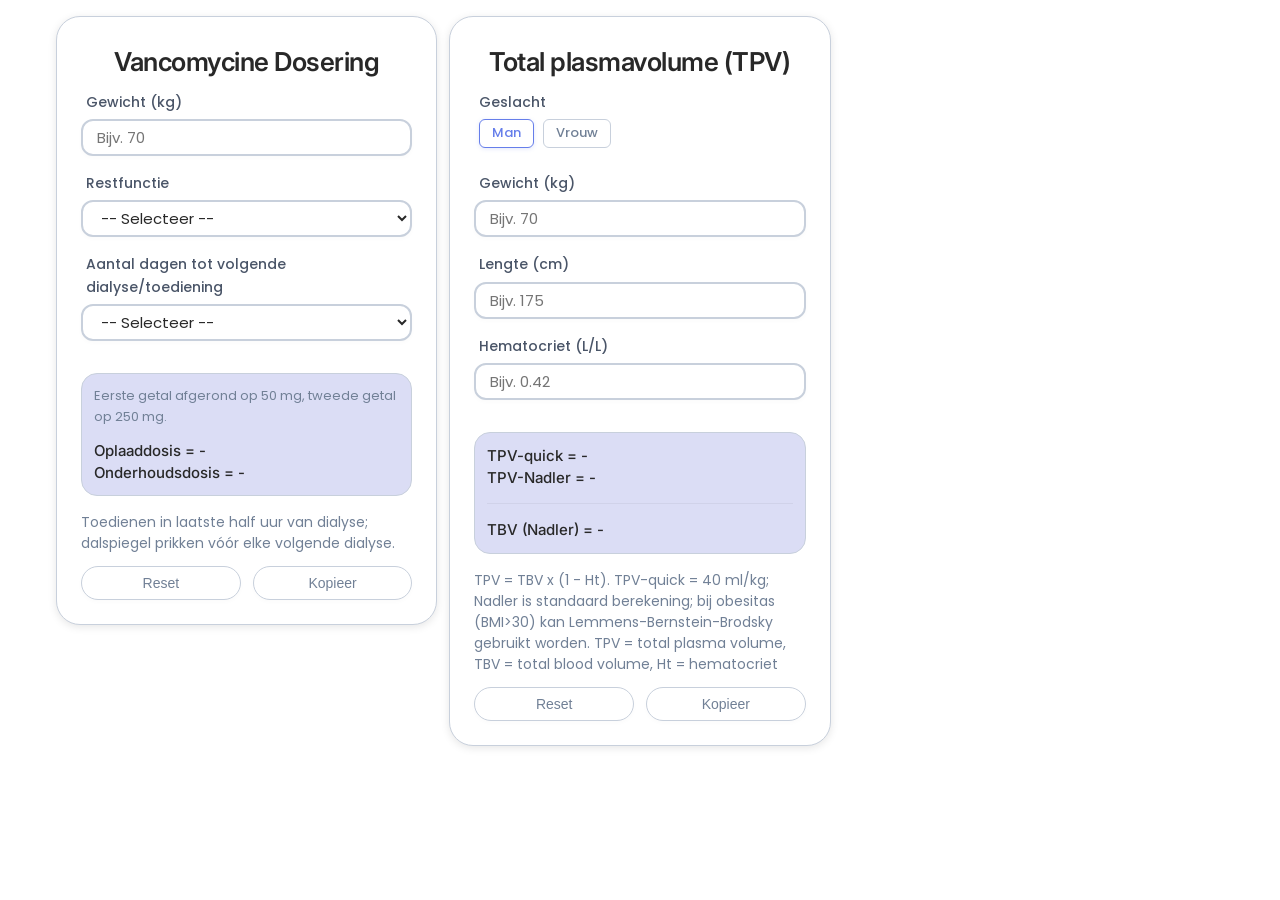
<file: dialyse.html>
<!DOCTYPE html>
<html lang="nl">

<head>
    <meta charset="UTF-8">
    <meta name="viewport" content="width=device-width, initial-scale=1.0">
    <title>Dialyse</title>
    <link rel="preconnect" href="https://fonts.googleapis.com">
    <link rel="preconnect" href="https://fonts.gstatic.com" crossorigin>
    <link
        href="https://fonts.googleapis.com/css2?family=Inter:wght@400;600;700&family=Poppins:wght@400;500;600;700&display=swap"
        rel="stylesheet">
    <link rel="stylesheet" href="styles.css">
</head>

<body>
    <div class="wrapper">
        <div class="container">
            <h1>Vancomycine Dosering</h1>

            <form id="calculatorForm">
                <div class="form-group">
                    <label for="weight">Gewicht (kg)</label>
                    <input type="number" id="weight" min="0" step="0.1" placeholder="Bijv. 70">
                </div>

                <div class="form-group">
                    <label for="residualFunction">Restfunctie</label>
                    <select id="residualFunction">
                        <option value="">-- Selecteer --</option>
                        <option value="zonder">Zonder restfunctie</option>
                        <option value="met">Met restfunctie</option>
                    </select>
                </div>

                <div class="form-group">
                    <label for="bridgingPeriod">Aantal dagen tot volgende dialyse/toediening</label>
                    <select id="bridgingPeriod">
                        <option value="">-- Selecteer --</option>
                        <option value="2">2 dagen</option>
                        <option value="3">3 dagen</option>
                    </select>
                </div>
            </form>

            <div class="results show" id="results">
                <p class="result-legend">Eerste getal afgerond op 50 mg, tweede getal op 250 mg.</p>
                <div class="result-item">
                    <div class="result-value">
                        <span id="vancoResult">Oplaaddosis = -
Onderhoudsdosis = -</span>
                    </div>
                </div>
            </div>
            <p class="info-note">Toedienen in laatste half uur van dialyse; dalspiegel prikken vóór
                elke volgende dialyse.</p>
            <div class="button-container">
                <button type="button" id="resetButton" class="reset-button">Reset</button>
                <button type="button" id="copyButton" class="copy-button"
                    title="Kopieer naar klembord">Kopieer</button>
            </div>
        </div>

        <!-- Total plasmavolume (TPV) voor plasmaferese -->
        <div class="container">
            <h1>Total plasmavolume (TPV)</h1>
            <form id="tpvForm">
                <div class="form-group">
                    <label>Geslacht</label>
                    <div class="radio-group">
                        <label class="radio-label">
                            <input type="radio" name="geslacht_tpv" value="Man" checked>
                            Man
                        </label>
                        <label class="radio-label">
                            <input type="radio" name="geslacht_tpv" value="Vrouw">
                            Vrouw
                        </label>
                    </div>
                </div>

                <div class="form-group">
                    <label for="gewicht_tpv">Gewicht (kg)</label>
                    <input type="number" id="gewicht_tpv" min="0" max="300" step="0.1" placeholder="Bijv. 70">
                </div>

                <div class="form-group">
                    <label for="lengte_tpv">Lengte (cm)</label>
                    <input type="number" id="lengte_tpv" min="0" max="250" step="1" placeholder="Bijv. 175">
                </div>

                <div class="form-group">
                    <label for="hct_tpv">Hematocriet (L/L)</label>
                    <input type="number" id="hct_tpv" min="0" max="1" step="0.01" placeholder="Bijv. 0.42">
                    <div class="error" id="hctError">Voer hematocriet in als fractie tussen 0 en 1 (bijv. 0.42)</div>
                </div>
            </form>

            <div class="results show" id="tpvResults">
                <div class="result-item">
                    <div class="result-value">
                        <span id="tpvResult">TPV-quick = -
TPV-Nadler = -</span>
                    </div>
                </div>
                <div class="result-item">
                    <div class="result-value">
                        <span id="tpvTussenResult">TBV (Nadler) = -</span>
                    </div>
                </div>
            </div>
            <p class="info-note">TPV = TBV x (1 - Ht). TPV-quick = 40 ml/kg; Nadler is standaard berekening;
                bij obesitas (BMI&gt;30) kan Lemmens-Bernstein-Brodsky gebruikt worden. TPV = total plasma volume,
                TBV = total blood volume, Ht = hematocriet</p>
            <div class="button-container">
                <button type="button" id="resetButtonTpv" class="reset-button">Reset</button>
                <button type="button" id="copyButtonTpv" class="copy-button"
                    title="Kopieer naar klembord">Kopieer</button>
            </div>
        </div>
    </div>

    <script src="shared.js"></script>
    <script>
        // Functie om af te ronden op dichtstbijzijnde veelvoud van 250
        function roundToNearest250(value) {
            return Math.round(value / 250) * 250;
        }

        // Functie om af te ronden op dichtstbijzijnde veelvoud van 50
        function roundToNearest50(value) {
            return Math.round(value / 50) * 50;
        }

        let currentResultText = '';

        function calculateVanco() {
            const weight = parseFloat(document.getElementById('weight').value);
            const residualFunction = document.getElementById('residualFunction').value;
            const bridgingPeriod = document.getElementById('bridgingPeriod').value;

            if (!weight || weight <= 0 || !residualFunction || !bridgingPeriod) {
                currentResultText = 'Oplaaddosis = -\nOnderhoudsdosis = -';
                document.getElementById('vancoResult').textContent = currentResultText;
                return;
            }

            let loadingMax, maintenancePerKg, maintenanceMax;

            if (residualFunction === 'zonder') {
                loadingMax = 1500;
                maintenancePerKg = 7.5;
                maintenanceMax = 750;
            } else {
                loadingMax = 2000;
                maintenancePerKg = 10;
                maintenanceMax = 1000;
            }

            let loadingDose = Math.min(20 * weight, loadingMax);

            if (bridgingPeriod === '3') {
                maintenancePerKg *= 1.25;
                // Max ook +25%, maar nooit boven de max oplaaddosis
                maintenanceMax = Math.min(maintenanceMax * 1.25, loadingMax);
            }

            let maintenanceDose = Math.min(maintenancePerKg * weight, maintenanceMax);

            const loading50 = roundToNearest50(loadingDose);
            const loading250 = roundToNearest250(loadingDose);
            const maintenance50 = roundToNearest50(maintenanceDose);
            const maintenance250 = roundToNearest250(maintenanceDose);

            currentResultText =
                `Oplaaddosis = ${loading50} / ${loading250} mg\n` +
                `Onderhoudsdosis = ${maintenance50} / ${maintenance250} mg`;
            document.getElementById('vancoResult').textContent = currentResultText;
        }

        // Real-time berekening bij input wijziging
        document.getElementById('weight').addEventListener('input', calculateVanco);
        document.getElementById('residualFunction').addEventListener('change', calculateVanco);
        document.getElementById('bridgingPeriod').addEventListener('change', calculateVanco);

        setupCopy('copyButton', () => currentResultText);

        // Reset
        document.getElementById('resetButton').addEventListener('click', function () {
            document.getElementById('weight').value = '';
            document.getElementById('residualFunction').selectedIndex = 0;
            document.getElementById('bridgingPeriod').selectedIndex = 0;
            calculateVanco();
            showButtonFeedback(this, 'reset-done');
        });

        // Initiële berekening
        calculateVanco();


        // ============================================================
        // Total plasmavolume (TPV) voor plasmaferese
        // ============================================================
        let currentTpvText = '';

        // Afronden op dichtstbijzijnde veelvoud van 10
        function roundToNearest10(value) {
            return Math.round(value / 10) * 10;
        }

        // Regel met TPV en de bijbehorende 1.5x waarde
        function formatTpv(label, tpv) {
            if (tpv === null) {
                return `${label} = -`;
            }
            return `${label} = ${roundToNearest10(tpv)} mL (1.5x = ${roundToNearest10(tpv * 1.5)})`;
        }

        function formatTbv(label, tbv) {
            return tbv === null ? `${label} = -` : `${label} = ${roundToNearest10(tbv)} mL`;
        }

        function calculateTpv() {
            const gewicht = parseFloat(document.getElementById('gewicht_tpv').value);
            const lengte = parseFloat(document.getElementById('lengte_tpv').value);
            const hctInput = document.getElementById('hct_tpv').value;
            const hct = parseFloat(hctInput);
            const geslacht = document.querySelector('input[name="geslacht_tpv"]:checked').value;
            const hctError = document.getElementById('hctError');

            const gewichtOk = !isNaN(gewicht) && gewicht > 0;
            const lengteOk = !isNaN(lengte) && lengte > 0;
            // Hematocriet strikt als fractie: 0 < Ht < 1
            const hctIngevuld = hctInput.trim() !== '' && !isNaN(hct);
            const hctOk = hctIngevuld && hct > 0 && hct < 1;

            if (hctIngevuld && !hctOk) {
                hctError.classList.add('show');
            } else {
                hctError.classList.remove('show');
            }

            // TPV-quick: 40 ml/kg, heeft alleen gewicht nodig
            const tpvQuick = gewichtOk ? 40 * gewicht : null;

            // Nadler en Lemmens: bloedvolume uit gewicht, lengte en geslacht
            let tbvNadler = null;
            let tbvLemmens = null;
            let bmi = null;

            if (gewichtOk && lengteOk) {
                const lengteM = lengte / 100;
                bmi = gewicht / (lengteM * lengteM);

                // Nadler: resultaat in liters -> omrekenen naar mL
                if (geslacht === 'Man') {
                    tbvNadler = (0.3669 * Math.pow(lengteM, 3) + 0.03219 * gewicht + 0.6041) * 1000;
                } else {
                    tbvNadler = (0.3561 * Math.pow(lengteM, 3) + 0.03308 * gewicht + 0.1833) * 1000;
                }

                // Lemmens-Bernstein-Brodsky in de aangepaste variant LB-60 (Raymond,
                // J Clin Apher 2025); die is niet geslachtsafhankelijk. Resultaat in mL.
                tbvLemmens = gewicht * 60 / Math.sqrt(bmi / 22);
            }

            // TPV = TBV x (1 - Ht)
            const tpvNadler = (tbvNadler !== null && hctOk) ? tbvNadler * (1 - hct) : null;
            const tpvLemmens = (tbvLemmens !== null && hctOk) ? tbvLemmens * (1 - hct) : null;

            // Lemmens is bedoeld voor obesitas en verschijnt daarom pas vanaf een BMI van 30
            const toonLemmens = bmi !== null && bmi >= 30;

            const hoofdRegels = [
                formatTpv('TPV-quick', tpvQuick),
                formatTpv('TPV-Nadler', tpvNadler)
            ];
            const tussenRegels = [
                formatTbv('TBV (Nadler)', tbvNadler)
            ];

            if (toonLemmens) {
                hoofdRegels.push(formatTpv('TPV-Lemmens', tpvLemmens));
                tussenRegels.push(formatTbv('TBV (Lemmens)', tbvLemmens));
            }

            const hoofdText = hoofdRegels.join('\n');
            const tussenText = tussenRegels.join('\n');

            document.getElementById('tpvResult').textContent = hoofdText;
            document.getElementById('tpvTussenResult').textContent = tussenText;
            document.getElementById('tpvResults').classList.add('show');

            currentTpvText = hoofdText + '\n' + tussenText;
        }

        // Real-time berekening bij input wijziging
        document.getElementById('gewicht_tpv').addEventListener('input', calculateTpv);
        document.getElementById('lengte_tpv').addEventListener('input', calculateTpv);
        document.getElementById('hct_tpv').addEventListener('input', calculateTpv);
        document.querySelectorAll('input[name="geslacht_tpv"]').forEach(radio => {
            radio.addEventListener('change', calculateTpv);
        });

        setupCopy('copyButtonTpv', () => currentTpvText);

        // Reset
        document.getElementById('resetButtonTpv').addEventListener('click', function () {
            document.getElementById('gewicht_tpv').value = '';
            document.getElementById('lengte_tpv').value = '';
            document.getElementById('hct_tpv').value = '';
            document.querySelectorAll('input[name="geslacht_tpv"]').forEach(radio => {
                if (radio.value === 'Man') radio.checked = true;
            });
            calculateTpv();
            showButtonFeedback(this, 'reset-done');
        });

        // Initiële berekening
        calculateTpv();
    </script>
</body>

</html>
</file>
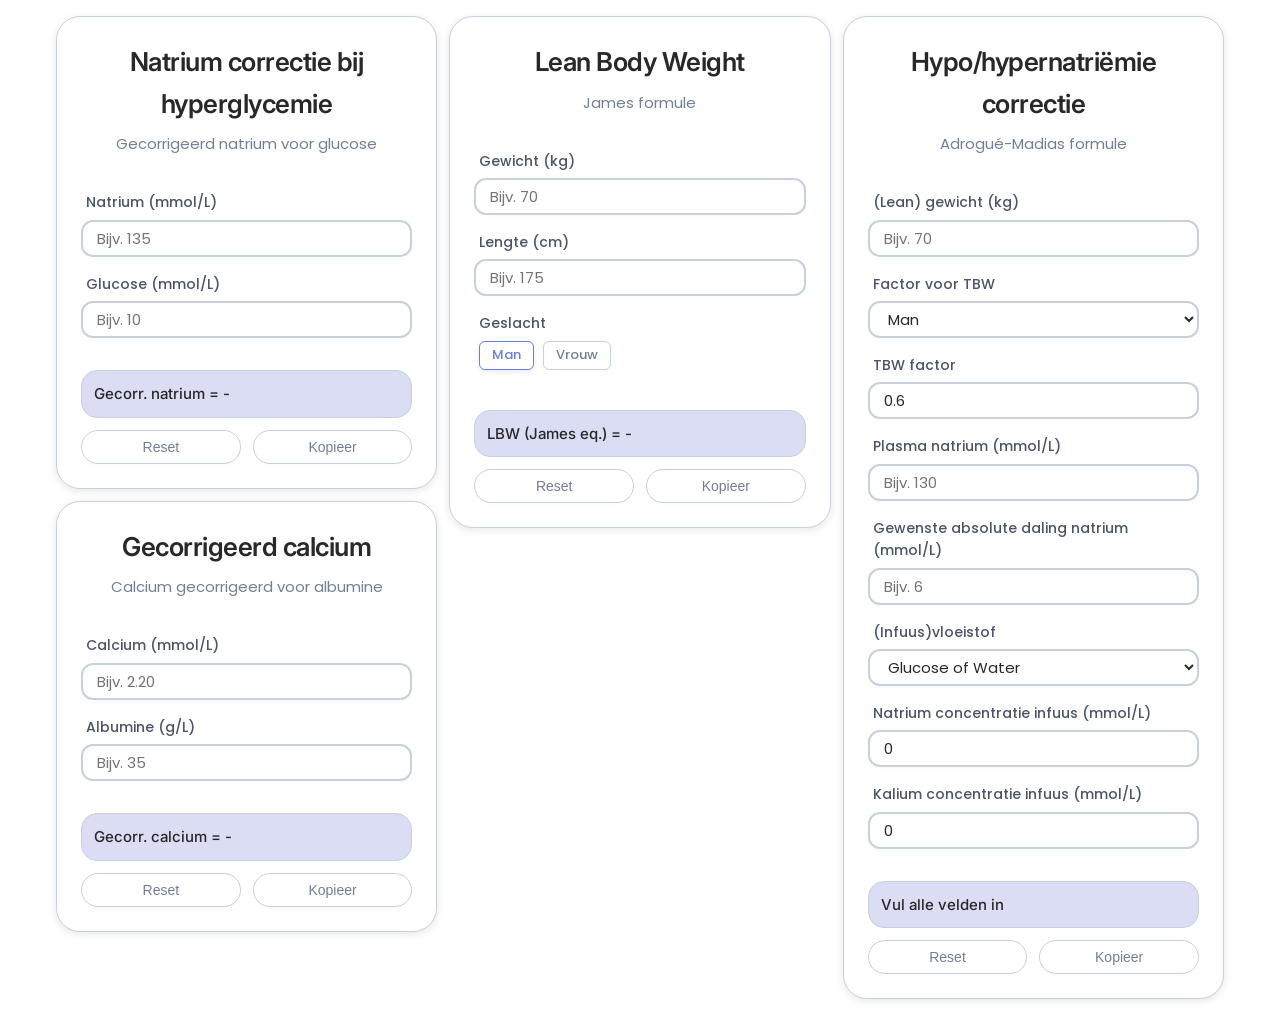
<file: elektrolieten.html>
<!DOCTYPE html>
<html lang="nl">

<head>
    <meta charset="UTF-8">
    <meta name="viewport" content="width=device-width, initial-scale=1.0">
    <title>Elektrolyten</title>
    <link rel="preconnect" href="https://fonts.googleapis.com">
    <link rel="preconnect" href="https://fonts.gstatic.com" crossorigin>
    <link
        href="https://fonts.googleapis.com/css2?family=Inter:wght@400;600;700&family=Poppins:wght@400;500;600;700&display=swap"
        rel="stylesheet">
    <link rel="stylesheet" href="styles.css">
</head>

<body>
    <div class="wrapper">
        <!-- Natrium correctie bij hyperglycemie -->
        <div class="container">
            <h1>Natrium correctie bij hyperglycemie</h1>
            <p class="subtitle">Gecorrigeerd natrium voor glucose</p>

            <form id="cornaForm">
                <div class="form-group">
                    <label for="natrium_corna">Natrium (mmol/L)</label>
                    <input type="number" id="natrium_corna" min="90" max="180" step="1" placeholder="Bijv. 135">
                </div>
                <div class="form-group">
                    <label for="glucose_corna">Glucose (mmol/L)</label>
                    <input type="number" id="glucose_corna" min="0" max="100" step="0.1" placeholder="Bijv. 10">
                </div>
            </form>

            <div class="results show" id="cornaResults">
                <div class="result-item">
                    <div class="result-value">
                        <span id="cornaResult">Gecorr. natrium = -</span>
                    </div>
                </div>
            </div>
            <div class="button-container">
                <button type="button" id="resetButtonCorna" class="reset-button">Reset</button>
                <button type="button" id="copyButtonCorna" class="copy-button"
                    title="Kopieer naar klembord">Kopieer</button>
            </div>
        </div>

        <!-- Gecorrigeerd calcium -->
        <div class="container">
            <h1>Gecorrigeerd calcium</h1>
            <p class="subtitle">Calcium gecorrigeerd voor albumine</p>

            <form id="caForm">
                <div class="form-group">
                    <label for="ca_ca">Calcium (mmol/L)</label>
                    <input type="number" id="ca_ca" min="0" max="8" step="0.01" placeholder="Bijv. 2.20">
                </div>
                <div class="form-group">
                    <label for="alb_ca">Albumine (g/L)</label>
                    <input type="number" id="alb_ca" min="0" max="80" step="0.1" placeholder="Bijv. 35">
                </div>
            </form>

            <div class="results show" id="caResults">
                <div class="result-item">
                    <div class="result-value">
                        <span id="caResult">Gecorr. calcium = -</span>
                    </div>
                </div>
            </div>
            <div class="button-container">
                <button type="button" id="resetButtonCa" class="reset-button">Reset</button>
                <button type="button" id="copyButtonCa" class="copy-button"
                    title="Kopieer naar klembord">Kopieer</button>
            </div>
        </div>

        <!-- Lean Body Weight -->
        <div class="container">
            <h1>Lean Body Weight</h1>
            <p class="subtitle">James formule</p>

            <form id="leanForm">
                <div class="form-group">
                    <label for="gewicht_lean">Gewicht (kg)</label>
                    <input type="number" id="gewicht_lean" min="0" max="200" step="0.1" placeholder="Bijv. 70">
                </div>
                <div class="form-group">
                    <label for="lengte_lean">Lengte (cm)</label>
                    <input type="number" id="lengte_lean" min="0" max="220" step="1" placeholder="Bijv. 175">
                </div>
                <div class="form-group">
                    <label>Geslacht</label>
                    <div class="radio-group">
                        <label class="radio-label">
                            <input type="radio" name="geslacht_lean" value="Man" checked>
                            Man
                        </label>
                        <label class="radio-label">
                            <input type="radio" name="geslacht_lean" value="Vrouw">
                            Vrouw
                        </label>
                    </div>
                </div>
            </form>

            <div class="results show" id="leanResults">
                <div class="result-item">
                    <div class="result-value">
                        <span id="leanResult">LBW (James eq.) = -</span>
                    </div>
                </div>
            </div>
            <div class="button-container">
                <button type="button" id="resetButtonLean" class="reset-button">Reset</button>
                <button type="button" id="copyButtonLean" class="copy-button"
                    title="Kopieer naar klembord">Kopieer</button>
            </div>
        </div>

        <!-- Hypo/hypernatriëmie correctie -->
        <div class="container">
            <h1>Hypo/hypernatriëmie correctie</h1>
            <p class="subtitle">Adrogué-Madias formule</p>

            <form id="amForm">
                <div class="form-group">
                    <label for="gewicht_AM">(Lean) gewicht (kg)</label>
                    <input type="number" id="gewicht_AM" min="0" max="200" step="0.1" placeholder="Bijv. 70">
                </div>
                <div class="form-group">
                    <label for="keuze_TBW_AM">Factor voor TBW</label>
                    <select id="keuze_TBW_AM">
                        <option value="Man">Man</option>
                        <option value="Man, ouderen/ernstige dehydratie">Man, ouderen/ernstige dehydratie</option>
                        <option value="Vrouw">Vrouw</option>
                        <option value="Vrouw, ouderen">Vrouw, ouderen</option>
                        <option value="Vrouw, ernstige dehydratie">Vrouw, ernstige dehydratie</option>
                        <option value="Handmatige invoer">Handmatige invoer</option>
                    </select>
                </div>
                <div class="form-group">
                    <label for="tbw_AM">TBW factor</label>
                    <input type="number" id="tbw_AM" min="0" max="1" step="0.1" value="0.6">
                </div>
                <div class="form-group">
                    <label for="plasma_na_AM">Plasma natrium (mmol/L)</label>
                    <input type="number" id="plasma_na_AM" min="90" max="180" step="1" placeholder="Bijv. 130">
                </div>
                <div class="form-group">
                    <label for="delta_na_AM">Gewenste absolute daling natrium (mmol/L)</label>
                    <input type="number" id="delta_na_AM" min="0" max="20" step="0.5" placeholder="Bijv. 6">
                </div>
                <div class="form-group">
                    <label for="type_AM">(Infuus)vloeistof</label>
                    <select id="type_AM">
                        <option value="Glucose of Water">Glucose of Water</option>
                        <option value="NaCl 0.9%">NaCl 0.9%</option>
                        <option value="NaCl 0.45%">NaCl 0.45%</option>
                        <option value="NaCl 3%">NaCl 3%</option>
                        <option value="Ringerlactaat">Ringerlactaat</option>
                        <option value="Handmatige invoer">Handmatige invoer</option>
                    </select>
                </div>
                <div class="form-group">
                    <label for="infuus_na_AM">Natrium concentratie infuus (mmol/L)</label>
                    <input type="number" id="infuus_na_AM" min="0" max="750" step="1" value="0">
                </div>
                <div class="form-group">
                    <label for="infuus_k_AM">Kalium concentratie infuus (mmol/L)</label>
                    <input type="number" id="infuus_k_AM" min="0" max="100" step="1" value="0">
                </div>
            </form>

            <div class="results show" id="amResults">
                <div class="result-item">
                    <div class="result-value">
                        <span id="amResult">Vul alle velden in</span>
                    </div>
                </div>
            </div>
            <div class="button-container">
                <button type="button" id="resetButtonAM" class="reset-button">Reset</button>
                <button type="button" id="copyButtonAM" class="copy-button"
                    title="Kopieer naar klembord">Kopieer</button>
            </div>
        </div>
    </div>

    <script src="shared.js"></script>
    <script>
        // ============================================================
        // Natrium correctie bij hyperglycemie
        // ============================================================
        let currentCornaText = '';

        function calculateCorna() {
            const natrium = parseFloat(document.getElementById('natrium_corna').value);
            const glucose = parseFloat(document.getElementById('glucose_corna').value);

            if (isNaN(natrium) || isNaN(glucose)) {
                currentCornaText = 'Gecorr. natrium = -';
            } else {
                const corna = natrium + ((glucose - 5.6) / 5.6) * 2.4;
                currentCornaText = `Gecorr. natrium = ${corna.toFixed(1)} mmol/L`;
            }

            document.getElementById('cornaResult').textContent = currentCornaText;
            document.getElementById('cornaResults').classList.add('show');
        }

        document.getElementById('natrium_corna').addEventListener('input', calculateCorna);
        document.getElementById('glucose_corna').addEventListener('input', calculateCorna);

        setupCopy('copyButtonCorna', () => currentCornaText);

        document.getElementById('resetButtonCorna').addEventListener('click', function () {
            document.getElementById('natrium_corna').value = '';
            document.getElementById('glucose_corna').value = '';
            calculateCorna();
            showButtonFeedback(this, 'reset-done');
        });

        calculateCorna();

        // ============================================================
        // Gecorrigeerd calcium
        // ============================================================
        let currentCaText = '';

        function calculateCa() {
            const ca = parseFloat(document.getElementById('ca_ca').value);
            const alb = parseFloat(document.getElementById('alb_ca').value);

            if (isNaN(ca) || isNaN(alb)) {
                currentCaText = 'Gecorr. calcium = -';
            } else {
                const gecorCa = ca + 0.025 * (40 - alb);
                currentCaText = `Gecorr. calcium = ${gecorCa.toFixed(2)} mmol/L`;
            }

            document.getElementById('caResult').textContent = currentCaText;
            document.getElementById('caResults').classList.add('show');
        }

        document.getElementById('ca_ca').addEventListener('input', calculateCa);
        document.getElementById('alb_ca').addEventListener('input', calculateCa);

        setupCopy('copyButtonCa', () => currentCaText);

        document.getElementById('resetButtonCa').addEventListener('click', function () {
            document.getElementById('ca_ca').value = '';
            document.getElementById('alb_ca').value = '';
            calculateCa();
            showButtonFeedback(this, 'reset-done');
        });

        calculateCa();

        // ============================================================
        // Lean Body Weight
        // ============================================================
        let currentLeanText = '';

        function calculateLean() {
            const gewicht = parseFloat(document.getElementById('gewicht_lean').value);
            const lengte = parseFloat(document.getElementById('lengte_lean').value);
            const geslacht = document.querySelector('input[name="geslacht_lean"]:checked').value;

            if (isNaN(gewicht) || isNaN(lengte) || lengte === 0) {
                currentLeanText = 'LBW (James eq.) = -';
            } else {
                let lbw;
                if (geslacht === 'Man') {
                    lbw = 1.10 * gewicht - 128 * (gewicht ** 2) / (lengte ** 2);
                } else {
                    lbw = 1.07 * gewicht - 148 * (gewicht ** 2) / (lengte ** 2);
                }
                currentLeanText = `LBW (James eq.) = ${lbw.toFixed(1)} kg`;
            }

            document.getElementById('leanResult').textContent = currentLeanText;
            document.getElementById('leanResults').classList.add('show');
        }

        document.getElementById('gewicht_lean').addEventListener('input', calculateLean);
        document.getElementById('lengte_lean').addEventListener('input', calculateLean);
        document.querySelectorAll('input[name="geslacht_lean"]').forEach(radio => {
            radio.addEventListener('change', calculateLean);
        });

        setupCopy('copyButtonLean', () => currentLeanText);

        document.getElementById('resetButtonLean').addEventListener('click', function () {
            document.getElementById('gewicht_lean').value = '';
            document.getElementById('lengte_lean').value = '';
            document.querySelectorAll('input[name="geslacht_lean"]').forEach(radio => {
                if (radio.value === "Man") radio.checked = true;
            });
            calculateLean();
            showButtonFeedback(this, 'reset-done');
        });

        calculateLean();

        // ============================================================
        // Hypo/hypernatriëmie correctie (Adrogué-Madias)
        // ============================================================
        let currentAMText = '';

        // TBW factor keuze
        const tbwSelect = document.getElementById('keuze_TBW_AM');
        const tbwInput = document.getElementById('tbw_AM');

        tbwSelect.addEventListener('change', function () {
            const tbwMap = {
                'Man': 0.6,
                'Man, ouderen/ernstige dehydratie': 0.5,
                'Vrouw': 0.5,
                'Vrouw, ouderen': 0.45,
                'Vrouw, ernstige dehydratie': 0.40
            };
            if (this.value in tbwMap) {
                tbwInput.value = tbwMap[this.value];
            }
            calculateAM();
        });

        // Infuusvloeistof keuze
        const typeSelect = document.getElementById('type_AM');
        const infuusNaInput = document.getElementById('infuus_na_AM');
        const infuusKInput = document.getElementById('infuus_k_AM');

        typeSelect.addEventListener('change', function () {
            const infuusMap = {
                'Glucose of Water': { na: 0, k: 0 },
                'NaCl 0.9%': { na: 154, k: 0 },
                'NaCl 0.45%': { na: 77, k: 0 },
                'NaCl 3%': { na: 514, k: 0 },
                'Ringerlactaat': { na: 130, k: 5.4 }
            };
            if (this.value in infuusMap) {
                infuusNaInput.value = infuusMap[this.value].na;
                infuusKInput.value = infuusMap[this.value].k;
            }
            calculateAM();
        });

        function calculateAM() {
            const gewicht = parseFloat(document.getElementById('gewicht_AM').value);
            const tbwFactor = parseFloat(tbwInput.value);
            const plasmaNa = parseFloat(document.getElementById('plasma_na_AM').value);
            const deltaNa = parseFloat(document.getElementById('delta_na_AM').value);
            const infuusNa = parseFloat(infuusNaInput.value);
            const infuusK = parseFloat(infuusKInput.value);

            if (isNaN(gewicht) || isNaN(tbwFactor) || isNaN(plasmaNa) || isNaN(deltaNa)) {
                currentAMText = 'Vul alle velden in';
                document.getElementById('amResult').textContent = currentAMText;
                document.getElementById('amResults').classList.add('show');
                return;
            }

            const na = isNaN(infuusNa) ? 0 : infuusNa;
            const k = isNaN(infuusK) ? 0 : infuusK;

            const TBW = gewicht * tbwFactor;
            const deltaWater = TBW * (plasmaNa / 140 - 1);
            const deltaNaLInfuus = (na + k - plasmaNa) / (TBW + 1);
            const doelNa = plasmaNa + deltaNa;
            const infuusVolume = deltaNa / deltaNaLInfuus;
            const infuusPerUur = (infuusVolume / 24) * 1000;

            const typeValue = typeSelect.value;
            const infuustype = typeValue === 'Handmatige invoer'
                ? `infuus met ${Math.round(na)} mmol/L Na en ${Math.round(k)} mmol/L K`
                : typeValue;

            currentAMText = `TBW = ${TBW.toFixed(1)} L\n∆water tot Na→140 = ${deltaWater.toFixed(1)} L\n∆Na = ${deltaNaLInfuus.toFixed(2)} mmol/L per L infuus\nBenodigd volume voor Na→${Math.round(doelNa)}\n= ${infuusVolume.toFixed(2)} L = ${infuusPerUur.toFixed(1)} mL/uur in 24u\nvan ${infuustype}`;

            document.getElementById('amResult').textContent = currentAMText;
            document.getElementById('amResults').classList.add('show');
        }

        // Event listeners voor alle AM inputs
        ['gewicht_AM', 'tbw_AM', 'plasma_na_AM', 'delta_na_AM', 'infuus_na_AM', 'infuus_k_AM'].forEach(id => {
            document.getElementById(id).addEventListener('input', calculateAM);
        });

        setupCopy('copyButtonAM', () => currentAMText);

        document.getElementById('resetButtonAM').addEventListener('click', function () {
            document.getElementById('gewicht_AM').value = '';
            document.getElementById('plasma_na_AM').value = '';
            document.getElementById('delta_na_AM').value = '';
            document.getElementById('infuus_na_AM').value = '0';
            document.getElementById('infuus_k_AM').value = '0';
            typeSelect.selectedIndex = 0;
            tbwSelect.selectedIndex = 0;
            tbwInput.value = '0.6';
            calculateAM();
            showButtonFeedback(this, 'reset-done');
        });

        calculateAM();
    </script>
</body>

</html>
</file>
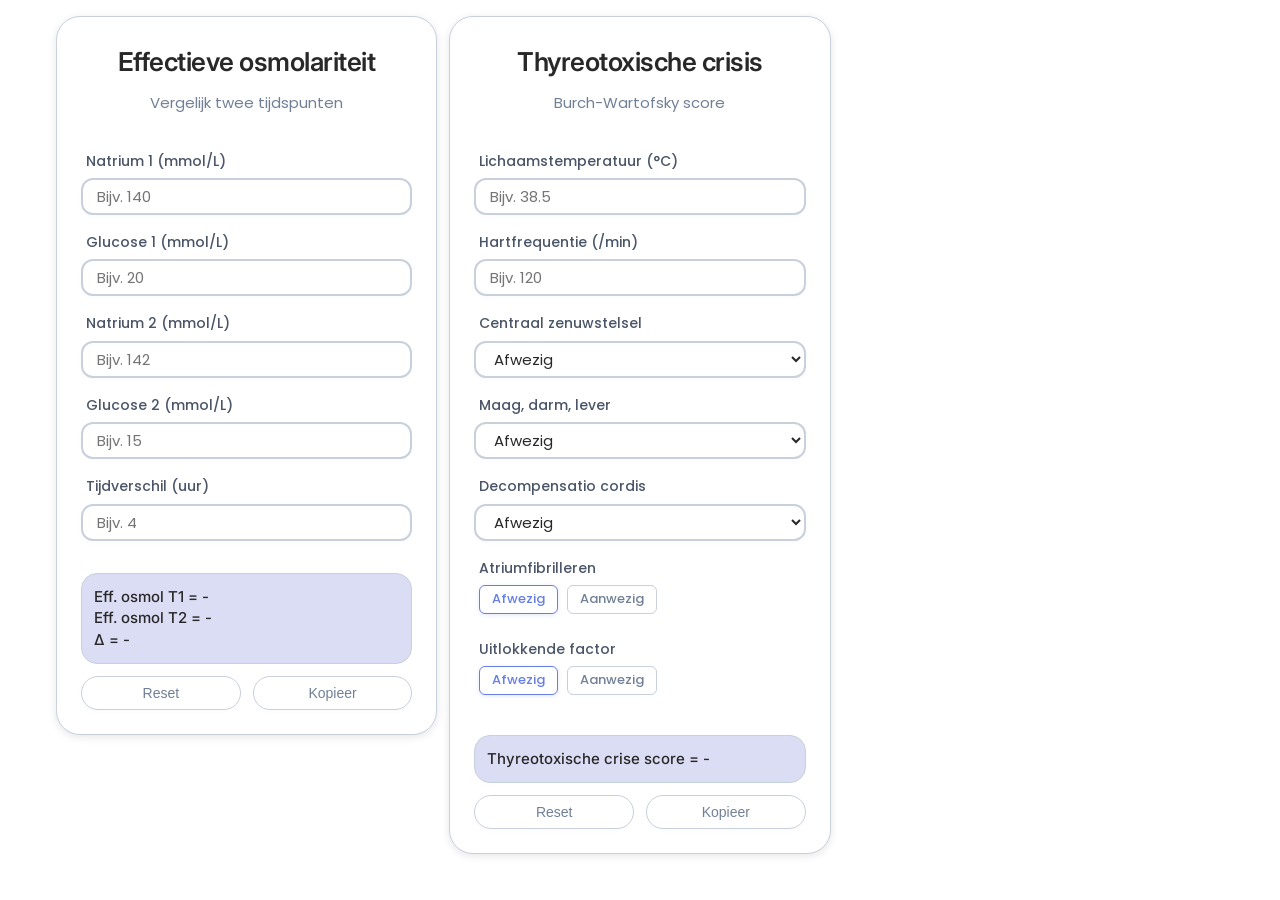
<file: endo.html>
<!DOCTYPE html>
<html lang="nl">

<head>
    <meta charset="UTF-8">
    <meta name="viewport" content="width=device-width, initial-scale=1.0">
    <title>Endocrinologie</title>
    <link rel="preconnect" href="https://fonts.googleapis.com">
    <link rel="preconnect" href="https://fonts.gstatic.com" crossorigin>
    <link
        href="https://fonts.googleapis.com/css2?family=Inter:wght@400;600;700&family=Poppins:wght@400;500;600;700&display=swap"
        rel="stylesheet">
    <link rel="stylesheet" href="styles.css">
</head>

<body>
    <div class="wrapper">
        <!-- Effectieve osmolariteit -->
        <div class="container">
            <h1>Effectieve osmolariteit</h1>
            <p class="subtitle">Vergelijk twee tijdspunten</p>

            <form id="eoForm">
                <div class="form-group">
                    <label for="na1_eo">Natrium 1 (mmol/L)</label>
                    <input type="number" id="na1_eo" min="90" max="180" step="1" placeholder="Bijv. 140">
                </div>
                <div class="form-group">
                    <label for="glu1_eo">Glucose 1 (mmol/L)</label>
                    <input type="number" id="glu1_eo" min="0" max="100" step="0.1" placeholder="Bijv. 20">
                </div>
                <div class="form-group">
                    <label for="na2_eo">Natrium 2 (mmol/L)</label>
                    <input type="number" id="na2_eo" min="90" max="180" step="1" placeholder="Bijv. 142">
                </div>
                <div class="form-group">
                    <label for="glu2_eo">Glucose 2 (mmol/L)</label>
                    <input type="number" id="glu2_eo" min="0" max="100" step="0.1" placeholder="Bijv. 15">
                </div>
                <div class="form-group">
                    <label for="dT_eo">Tijdverschil (uur)</label>
                    <input type="number" id="dT_eo" min="0" max="24" step="0.25" placeholder="Bijv. 4">
                </div>
            </form>

            <div class="results show" id="eoResults">
                <div class="result-item">
                    <div class="result-value">
                        <span id="eoResult">Eff. osmol T1 = -
Eff. osmol T2 = -
∆ = -</span>
                    </div>
                </div>
            </div>
            <div class="button-container">
                <button type="button" id="resetButtonEo" class="reset-button">Reset</button>
                <button type="button" id="copyButtonEo" class="copy-button"
                    title="Kopieer naar klembord">Kopieer</button>
            </div>
        </div>

        <!-- Thyreotoxische crisis -->
        <div class="container">
            <h1>Thyreotoxische crisis</h1>
            <p class="subtitle">Burch-Wartofsky score</p>

            <form id="tsForm">
                <div class="form-group">
                    <label for="TEMP">Lichaamstemperatuur (°C)</label>
                    <input type="number" id="TEMP" min="32" max="42" step="0.1" placeholder="Bijv. 38.5">
                </div>
                <div class="form-group">
                    <label for="HF">Hartfrequentie (/min)</label>
                    <input type="number" id="HF" min="20" max="250" step="1" placeholder="Bijv. 120">
                </div>

                <div class="form-group">
                    <label for="CNS">Centraal zenuwstelsel</label>
                    <select id="CNS">
                        <option value="0">Afwezig</option>
                        <option value="10">Mild (agitatie)</option>
                        <option value="20">Matig (delier/psychose/lethargie)</option>
                        <option value="30">Ernstig (epileptische aanvallen/coma)</option>
                    </select>
                </div>

                <div class="form-group">
                    <label for="MDL">Maag, darm, lever</label>
                    <select id="MDL">
                        <option value="0">Afwezig</option>
                        <option value="10">Matig (diarree/misselijkheid/braken/buikpijn)</option>
                        <option value="20">Ernstig (onverklaarde icterus)</option>
                    </select>
                </div>

                <div class="form-group">
                    <label for="DC">Decompensatio cordis</label>
                    <select id="DC">
                        <option value="0">Afwezig</option>
                        <option value="5">Mild (perifeer oedeem)</option>
                        <option value="10">Matig (beiderzijds crepiteren)</option>
                        <option value="15">Ernstig (longoedeem)</option>
                    </select>
                </div>

                <div class="form-group">
                    <label>Atriumfibrilleren</label>
                    <div class="radio-group">
                        <label class="radio-label"><input type="radio" name="AF" value="0" checked> Afwezig</label>
                        <label class="radio-label"><input type="radio" name="AF" value="10"> Aanwezig</label>
                    </div>
                </div>

                <div class="form-group">
                    <label>Uitlokkende factor</label>
                    <div class="radio-group">
                        <label class="radio-label"><input type="radio" name="UF" value="0" checked> Afwezig</label>
                        <label class="radio-label"><input type="radio" name="UF" value="10"> Aanwezig</label>
                    </div>
                </div>
            </form>

            <div class="results show" id="tsResults">
                <div class="result-item">
                    <div class="result-value">
                        <span id="tsResult">Thyreotoxische crise score = -</span>
                    </div>
                </div>
            </div>
            <div class="button-container">
                <button type="button" id="resetButtonTs" class="reset-button">Reset</button>
                <button type="button" id="copyButtonTs" class="copy-button"
                    title="Kopieer naar klembord">Kopieer</button>
            </div>
        </div>
    </div>

    <script src="shared.js"></script>
    <script>
        // ============================================================
        // Effectieve osmolariteit
        // ============================================================
        let currentEoText = '';

        function calculateEo() {
            const na1 = parseFloat(document.getElementById('na1_eo').value);
            const glu1 = parseFloat(document.getElementById('glu1_eo').value);
            const na2 = parseFloat(document.getElementById('na2_eo').value);
            const glu2 = parseFloat(document.getElementById('glu2_eo').value);
            const dT = parseFloat(document.getElementById('dT_eo').value);

            const hasT1 = !isNaN(na1) && !isNaN(glu1);
            const hasT2 = !isNaN(na2) && !isNaN(glu2);

            const eo1 = hasT1 ? 2 * na1 + glu1 : null;
            const eo2 = hasT2 ? 2 * na2 + glu2 : null;

            const t1Text = `Eff. osmol T1 = ${hasT1 ? Math.round(eo1) + ' mosm' : '-'}`;
            const t2Text = `Eff. osmol T2 = ${hasT2 ? Math.round(eo2) + ' mosm' : '-'}`;

            let deltaText = '∆ = -';
            if (hasT1 && hasT2) {
                const eoD = eo2 - eo1;
                if (!isNaN(dT) && dT !== 0) {
                    const eoT = eoD / dT;
                    deltaText = `∆ = ${eoD.toFixed(1)} mosm = ${eoT.toFixed(1)} mosm/uur`;
                } else {
                    deltaText = `∆ = ${eoD.toFixed(1)} mosm`;
                }
            }

            currentEoText = `${t1Text}\n${t2Text}\n${deltaText}`;

            document.getElementById('eoResult').textContent = currentEoText;
            document.getElementById('eoResults').classList.add('show');
        }

        ['na1_eo', 'glu1_eo', 'na2_eo', 'glu2_eo', 'dT_eo'].forEach(id => {
            document.getElementById(id).addEventListener('input', calculateEo);
        });

        setupCopy('copyButtonEo', () => currentEoText);

        document.getElementById('resetButtonEo').addEventListener('click', function () {
            ['na1_eo', 'glu1_eo', 'na2_eo', 'glu2_eo', 'dT_eo'].forEach(id => {
                document.getElementById(id).value = '';
            });
            calculateEo();
            showButtonFeedback(this, 'reset-done');
        });

        calculateEo();

        // ============================================================
        // Thyreotoxische crisis (Burch-Wartofsky)
        // ============================================================
        let currentTsText = '';

        function getTempScore(temp) {
            if (isNaN(temp)) return 0;
            if (temp < 37.2) return 0;
            if (temp <= 37.7) return 5;
            if (temp <= 38.2) return 10;
            if (temp <= 38.8) return 15;
            if (temp <= 39.3) return 20;
            if (temp <= 39.9) return 25;
            return 30;
        }

        function getHfScore(hf) {
            if (isNaN(hf)) return 0;
            if (hf < 99) return 0;
            if (hf <= 109) return 5;
            if (hf <= 119) return 10;
            if (hf <= 129) return 15;
            if (hf <= 139) return 20;
            return 25;
        }

        function calculateTs() {
            const temp = parseFloat(document.getElementById('TEMP').value);
            const hf = parseInt(document.getElementById('HF').value);

            if (isNaN(temp) || isNaN(hf)) {
                currentTsText = 'Thyreotoxische crise score = -';
            } else {
                const tempScore = getTempScore(temp);
                const hfScore = getHfScore(hf);
                const cns = parseInt(document.getElementById('CNS').value);
                const mdl = parseInt(document.getElementById('MDL').value);
                const dc = parseInt(document.getElementById('DC').value);
                const af = parseInt(document.querySelector('input[name="AF"]:checked').value);
                const uf = parseInt(document.querySelector('input[name="UF"]:checked').value);

                const score = tempScore + hfScore + cns + mdl + dc + af + uf;

                let interpretatie;
                if (score >= 45) {
                    interpretatie = 'Zeer suggestief voor thyreotoxische crise';
                } else if (score >= 25) {
                    interpretatie = 'Ondersteunt thyreotoxische crise';
                } else {
                    interpretatie = 'Thyreotoxische crise onwaarschijnlijk';
                }

                currentTsText = `Thyreotoxische crise score = ${score}\n${interpretatie}`;
            }

            document.getElementById('tsResult').textContent = currentTsText;
            document.getElementById('tsResults').classList.add('show');
        }

        document.getElementById('TEMP').addEventListener('input', calculateTs);
        document.getElementById('HF').addEventListener('input', calculateTs);
        ['CNS', 'MDL', 'DC'].forEach(id => {
            document.getElementById(id).addEventListener('change', calculateTs);
        });
        document.querySelectorAll('input[name="AF"], input[name="UF"]').forEach(radio => {
            radio.addEventListener('change', calculateTs);
        });

        setupCopy('copyButtonTs', () => currentTsText);

        document.getElementById('resetButtonTs').addEventListener('click', function () {
            document.getElementById('TEMP').value = '';
            document.getElementById('HF').value = '';
            ['CNS', 'MDL', 'DC'].forEach(id => {
                document.getElementById(id).selectedIndex = 0;
            });
            ['AF', 'UF'].forEach(name => {
                document.querySelectorAll(`input[name="${name}"]`).forEach(radio => {
                    if (radio.value === "0") radio.checked = true;
                });
            });
            calculateTs();
            showButtonFeedback(this, 'reset-done');
        });

        calculateTs();
    </script>
</body>

</html>
</file>
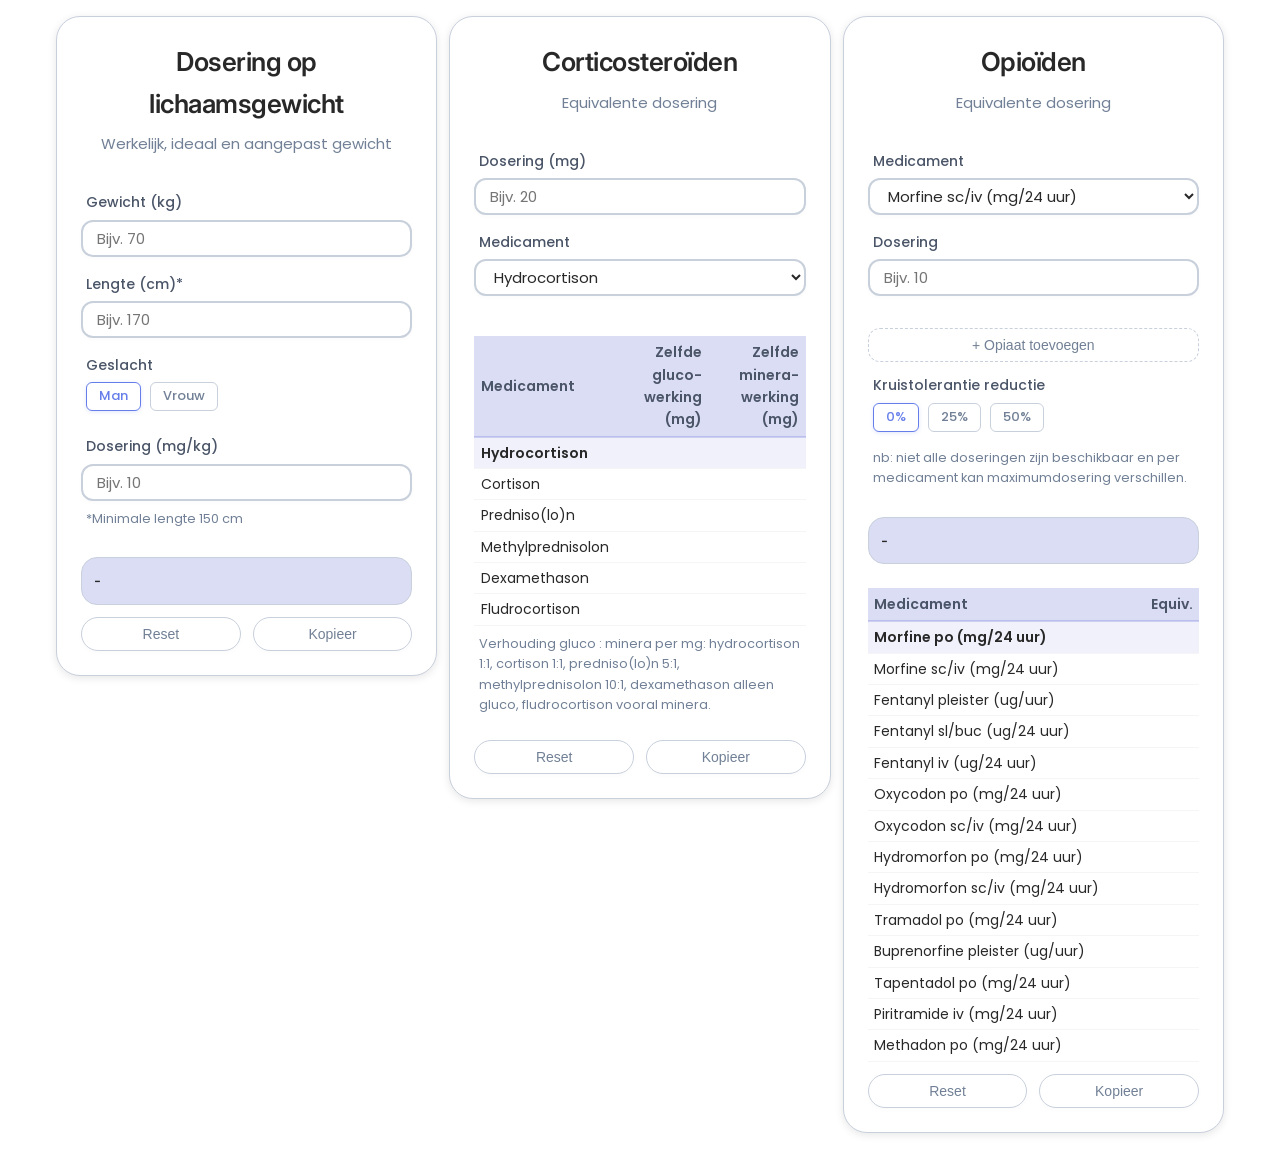
<file: farmacologie.html>
<!DOCTYPE html>
<html lang="nl">

<head>
    <meta charset="UTF-8">
    <meta name="viewport" content="width=device-width, initial-scale=1.0">
    <title>Farmacologie</title>
    <link rel="preconnect" href="https://fonts.googleapis.com">
    <link rel="preconnect" href="https://fonts.gstatic.com" crossorigin>
    <link
        href="https://fonts.googleapis.com/css2?family=Inter:wght@400;600;700&family=Poppins:wght@400;500;600;700&display=swap"
        rel="stylesheet">
    <link rel="stylesheet" href="styles.css">

</head>

<body>
    <div class="wrapper">
        <!-- Dosering op basis van lichaamsgewicht -->
        <div class="container">
            <h1>Dosering op lichaamsgewicht</h1>
            <p class="subtitle">Werkelijk, ideaal en aangepast gewicht</p>

            <form id="doserForm">
                <div class="form-group">
                    <label for="gewicht_dosis">Gewicht (kg)</label>
                    <input type="number" id="gewicht_dosis" min="0" max="200" step="0.1" placeholder="Bijv. 70">
                </div>
                <div class="form-group">
                    <label for="lengte_dosis">Lengte (cm)*</label>
                    <input type="number" id="lengte_dosis" min="100" max="250" step="1" placeholder="Bijv. 170">
                </div>
                <div class="form-group">
                    <label>Geslacht</label>
                    <div class="radio-group">
                        <label class="radio-label">
                            <input type="radio" name="geslacht_dosis" value="Man" checked>
                            Man
                        </label>
                        <label class="radio-label">
                            <input type="radio" name="geslacht_dosis" value="Vrouw">
                            Vrouw
                        </label>
                    </div>
                </div>
                <div class="form-group">
                    <label for="dosis_dosis">Dosering (mg/kg)</label>
                    <input type="number" id="dosis_dosis" min="0" step="0.01" placeholder="Bijv. 10">
                </div>
            </form>
            <p class="note">*Minimale lengte 150 cm</p>

            <div class="results show" id="doserResults">
                <div class="result-item">
                    <div class="result-value">
                        <span id="doserResult">-</span>
                    </div>
                </div>
            </div>
            <div class="button-container">
                <button type="button" id="resetButtonDoser" class="reset-button">Reset</button>
                <button type="button" id="copyButtonDoser" class="copy-button"
                    title="Kopieer naar klembord">Kopieer</button>
            </div>
        </div>

        <!-- Equivalente dosering corticosteroïden -->
        <div class="container">
            <h1>Corticosteroïden</h1>
            <p class="subtitle">Equivalente dosering</p>

            <form id="corticoForm">
                <div class="form-group">
                    <label for="dosis_cortico">Dosering (mg)</label>
                    <input type="number" id="dosis_cortico" min="0" step="0.1" placeholder="Bijv. 20">
                </div>
                <div class="form-group">
                    <label for="med_cortico">Medicament</label>
                    <select id="med_cortico">
                        <option value="Hydrocortison">Hydrocortison</option>
                        <option value="Cortison">Cortison</option>
                        <option value="Predniso(lo)n">Predniso(lo)n</option>
                        <option value="Methylprednisolon">Methylprednisolon</option>
                        <option value="Dexamethason">Dexamethason</option>
                        <option value="Fludrocortison">Fludrocortison</option>
                    </select>
                </div>
            </form>

            <div class="results table-result show" id="corticoResults">
                <div class="result-item">
                    <div class="table-wrapper">
                        <div id="corticoTable">-</div>
                    </div>
                </div>
            </div>
            <p class="note table-note">Verhouding gluco : minera per mg: hydrocortison 1:1, cortison 1:1, predniso(lo)n 5:1, methylprednisolon 10:1, dexamethason alleen gluco, fludrocortison vooral minera.</p>
            <div class="button-container">
                <button type="button" id="resetButtonCortico" class="reset-button">Reset</button>
                <button type="button" id="copyButtonCortico" class="copy-button"
                    title="Kopieer naar klembord">Kopieer</button>
            </div>
        </div>

        <!-- Equivalente dosering opioïden -->
        <div class="container">
            <h1>Opioïden</h1>
            <p class="subtitle">Equivalente dosering</p>

            <div id="opioidRows">
                <div class="opioid-row">
                    <div class="form-group">
                        <label>Medicament</label>
                        <select class="opioid-med">
                            <option value="Morfine po (mg/24 uur)">Morfine po (mg/24 uur)</option>
                            <option value="Morfine sc/iv (mg/24 uur)" selected>Morfine sc/iv (mg/24 uur)</option>
                            <option value="Fentanyl pleister (ug/uur)">Fentanyl pleister (ug/uur)</option>
                            <option value="Fentanyl sl/buc (ug/24 uur)">Fentanyl sl/buc (ug/24 uur)</option>
                            <option value="Fentanyl iv (ug/24 uur)">Fentanyl iv (ug/24 uur)</option>
                            <option value="Oxycodon po (mg/24 uur)">Oxycodon po (mg/24 uur)</option>
                            <option value="Oxycodon sc/iv (mg/24 uur)">Oxycodon sc/iv (mg/24 uur)</option>
                            <option value="Hydromorfon po (mg/24 uur)">Hydromorfon po (mg/24 uur)</option>
                            <option value="Hydromorfon sc/iv (mg/24 uur)">Hydromorfon sc/iv (mg/24 uur)</option>
                            <option value="Methadon po (mg/24 uur)">Methadon po (mg/24 uur)</option>
                            <option value="Tramadol po (mg/24 uur)">Tramadol po (mg/24 uur)</option>
                            <option value="Buprenorfine pleister (ug/uur)">Buprenorfine pleister (ug/uur)</option>
                            <option value="Tapentadol po (mg/24 uur)">Tapentadol po (mg/24 uur)</option>
                            <option value="Piritramide iv (mg/24 uur)">Piritramide iv (mg/24 uur)</option>
                        </select>
                    </div>
                    <div class="form-group">
                        <label>Dosering</label>
                        <input type="number" class="opioid-dosis" min="0" step="0.1" placeholder="Bijv. 10">
                    </div>
                </div>
            </div>
            <button type="button" id="addOpioidRow" class="add-row-button">+ Opiaat toevoegen</button>

            <div class="form-group">
                <label>Kruistolerantie reductie</label>
                <div class="radio-group">
                    <label class="radio-label">
                        <input type="radio" name="opioid_reductie" value="0" checked>
                        0%
                    </label>
                    <label class="radio-label">
                        <input type="radio" name="opioid_reductie" value="25">
                        25%
                    </label>
                    <label class="radio-label">
                        <input type="radio" name="opioid_reductie" value="50">
                        50%
                    </label>
                </div>
            </div>

            <p class="note">nb: niet alle doseringen zijn beschikbaar en per medicament kan maximumdosering verschillen.</p>

            <div class="results show" id="opioidTotaalBox">
                <div class="result-item">
                    <div class="result-value">
                        <span id="opioidTotaal">-</span>
                    </div>
                </div>
            </div>

            <div class="results table-result show" id="opioidResults">
                <div class="result-item">
                    <div class="table-wrapper">
                        <div id="opioidTable">-</div>
                    </div>
                </div>
            </div>
            <div class="button-container">
                <button type="button" id="resetButtonOpioid" class="reset-button">Reset</button>
                <button type="button" id="copyButtonOpioid" class="copy-button"
                    title="Kopieer naar klembord">Kopieer</button>
            </div>
        </div>
    </div>

    <script src="shared.js"></script>
    <script>
        // ============================================================
        // Dosering op basis van lichaamsgewicht
        // ============================================================
        let currentDoserText = '-';

        function calculateDoser() {
            const gewicht = parseFloat(document.getElementById('gewicht_dosis').value);
            const lengte = parseFloat(document.getElementById('lengte_dosis').value);
            const geslacht = document.querySelector('input[name="geslacht_dosis"]:checked').value;
            const dosering = parseFloat(document.getElementById('dosis_dosis').value);

            const hasGewicht = !isNaN(gewicht);
            const hasLengte = !isNaN(lengte);
            const hasDosering = !isNaN(dosering);

            const lines = [];

            if (hasGewicht && hasLengte) {
                const bmi = gewicht / ((lengte / 100) ** 2);
                lines.push(`BMI = ${bmi.toFixed(1)} kg/m²`);
            }

            if (hasGewicht) {
                lines.push(`Werkelijk lichaamsgewicht = ${gewicht.toFixed(1)} kg`);
                if (hasDosering) {
                    lines.push(`${dosering.toFixed(1)} mg/kg = ${(gewicht * dosering).toFixed(1)} mg (werkelijk gewicht)`);
                }
            }

            if (hasLengte) {
                const lengte_eff = Math.max(150, lengte) - 150;
                const ilg = geslacht === 'Man' ? 50 + 0.9 * lengte_eff : 45 + 0.9 * lengte_eff;

                if (hasGewicht) {
                    const alg = ilg + 0.4 * (gewicht - ilg);
                    lines.push(`Aangepast lichaamsgewicht = ${alg.toFixed(1)} kg`);
                    if (hasDosering) {
                        lines.push(`${dosering.toFixed(1)} mg/kg = ${(alg * dosering).toFixed(1)} mg (aangepast gewicht)`);
                    }
                }

                lines.push(`Ideaal lichaamsgewicht = ${ilg.toFixed(1)} kg`);
                if (hasDosering) {
                    lines.push(`${dosering.toFixed(1)} mg/kg = ${(ilg * dosering).toFixed(1)} mg (ideaal gewicht)`);
                }
            }

            currentDoserText = lines.length > 0 ? lines.join('\n') : '-';
            document.getElementById('doserResult').textContent = currentDoserText;
            document.getElementById('doserResults').classList.add('show');
        }

        ['gewicht_dosis', 'lengte_dosis', 'dosis_dosis'].forEach(id => {
            document.getElementById(id).addEventListener('input', calculateDoser);
        });
        document.querySelectorAll('input[name="geslacht_dosis"]').forEach(radio => {
            radio.addEventListener('change', calculateDoser);
        });

        setupCopy('copyButtonDoser', () => currentDoserText);

        document.getElementById('resetButtonDoser').addEventListener('click', function () {
            ['gewicht_dosis', 'lengte_dosis', 'dosis_dosis'].forEach(id => {
                document.getElementById(id).value = '';
            });
            document.querySelectorAll('input[name="geslacht_dosis"]').forEach(radio => {
                if (radio.value === 'Man') radio.checked = true;
            });
            calculateDoser();
            showButtonFeedback(this, 'reset-done');
        });

        calculateDoser();

        // ============================================================
        // Equivalente dosering corticosteroïden
        // ============================================================
        let currentCorticoText = '';

        // Glucocorticoid potency relative to hydrocortisone (symmetric)
        const glucoPotency = {
            'Hydrocortison': 1,
            'Cortison': 0.8,
            'Predniso(lo)n': 4,
            'Methylprednisolon': 5,
            'Dexamethason': 25,
            'Fludrocortison': 10
        };

        // Mineralocorticoid potency relative to hydrocortisone (symmetric)
        const mineraPotency = {
            'Hydrocortison': 1,
            'Cortison': 0.8,
            'Predniso(lo)n': 0.8,
            'Methylprednisolon': 0.5,
            'Dexamethason': 0,
            'Fludrocortison': 125
        };

        function calculateCortico() {
            const dosis = parseFloat(document.getElementById('dosis_cortico').value);
            const med = document.getElementById('med_cortico').value;
            const hasValidInput = !isNaN(dosis) && dosis >= 0;

            const dosisHydro = hasValidInput ? dosis * glucoPotency[med] : 0;
            const dosisHydroM = hasValidInput ? dosis * mineraPotency[med] : 0;

            const meds = Object.keys(glucoPotency);
            let html = '<table class="calc-table wrap-headers"><thead><tr><th>Medicament</th><th>Zelfde gluco-werking (mg)</th><th>Zelfde minera-werking (mg)</th></tr></thead><tbody>';
            const copyLines = ['Medicament\tZelfde gluco-werking (mg)\tZelfde minera-werking (mg)'];

            meds.forEach(m => {
                const rowClass = m === med ? ' class="current-row"' : '';
                if (hasValidInput) {
                    const glucoEquiv = dosisHydro / glucoPotency[m];
                    const mineraEquiv = mineraPotency[m] === 0 ? 0 : dosisHydroM / mineraPotency[m];
                    html += `<tr${rowClass}><td>${m}</td><td>${glucoEquiv.toFixed(2)}</td><td>${mineraEquiv.toFixed(2)}</td></tr>`;
                    copyLines.push(`${m}\t${glucoEquiv.toFixed(2)}\t${mineraEquiv.toFixed(2)}`);
                } else {
                    html += `<tr${rowClass}><td>${m}</td><td></td><td></td></tr>`;
                }
            });

            html += '</tbody></table>';
            document.getElementById('corticoTable').innerHTML = html;
            currentCorticoText = hasValidInput ? copyLines.join('\n') : '';
            document.getElementById('corticoResults').classList.add('show');
        }

        document.getElementById('dosis_cortico').addEventListener('input', calculateCortico);
        document.getElementById('med_cortico').addEventListener('change', calculateCortico);

        setupCopy('copyButtonCortico', () => currentCorticoText);

        document.getElementById('resetButtonCortico').addEventListener('click', function () {
            document.getElementById('dosis_cortico').value = '';
            document.getElementById('med_cortico').selectedIndex = 0;
            calculateCortico();
            showButtonFeedback(this, 'reset-done');
        });

        calculateCortico();

        // ============================================================
        // Equivalente dosering opioïden
        // ============================================================
        let currentOpioidText = '';

        // Factor relative to PO morphine (mg/24h). PO morphine = 1.0 (reference)
        // To convert: PO_morfine_equiv = dosis / factor
        // To get equiv dose: dosis_X = PO_morfine_totaal * factor_X
        const opioids = [
            { name: 'Morfine po (mg/24 uur)',           factor: 1.0 },
            { name: 'Morfine sc/iv (mg/24 uur)',         factor: 1 / 3 },
            { name: 'Fentanyl pleister (ug/uur)',        factor: 1.25 / 3 },
            { name: 'Fentanyl sl/buc (ug/24 uur)',       factor: 20 / 3 },
            { name: 'Fentanyl iv (ug/24 uur)',           factor: 10 / 3 },
            { name: 'Oxycodon po (mg/24 uur)',           factor: 2 / 3 },
            { name: 'Oxycodon sc/iv (mg/24 uur)',        factor: 1 / 3 },
            { name: 'Hydromorfon po (mg/24 uur)',        factor: 0.6 / 3 },
            { name: 'Hydromorfon sc/iv (mg/24 uur)',     factor: 0.2 / 3 },
            { name: 'Tramadol po (mg/24 uur)',           factor: 5.0 },
            { name: 'Buprenorfine pleister (ug/uur)',    factor: 1.3125 / 3 },
            { name: 'Tapentadol po (mg/24 uur)',         factor: 2.5 },
            { name: 'Piritramide iv (mg/24 uur)',        factor: 0.5 }
        ];

        const methadonName = 'Methadon po (mg/24 uur)';

        const opioidSelectHTML = [
            ...opioids.slice(0, 9).map(o => `<option value="${o.name}">${o.name}</option>`),
            `<option value="${methadonName}">${methadonName}</option>`,
            ...opioids.slice(9).map(o => `<option value="${o.name}">${o.name}</option>`)
        ].join('');

        function createOpioidRow() {
            const row = document.createElement('div');
            row.className = 'opioid-row';
            row.innerHTML = `
                <div class="form-group">
                    <label>Medicament</label>
                    <select class="opioid-med">${opioidSelectHTML}</select>
                </div>
                <div class="form-group">
                    <label>Dosering</label>
                    <input type="number" class="opioid-dosis" min="0" step="0.1" placeholder="Bijv. 10">
                </div>
                <button type="button" class="remove-row-button" title="Verwijder">&times;</button>
            `;
            return row;
        }

        // Methadon conversie: morfine PO → ratio
        function methadonRatio(morfinePO) {
            if (morfinePO <= 90) return 4;
            if (morfinePO <= 300) return 8;
            return 12;
        }

        // Methadon input → morfine PO equivalent
        // Bepaal de juiste ratio door te checken in welk bereik het resultaat valt
        function methadonNaarMorfine(methadonDosis) {
            // Probeer ratio 4: resultaat zou ≤ 90 moeten zijn
            if (methadonDosis * 4 <= 90) return methadonDosis * 4;
            // Probeer ratio 8: resultaat zou 91-300 moeten zijn
            if (methadonDosis * 8 <= 300) return methadonDosis * 8;
            // Ratio 12
            return methadonDosis * 12;
        }

        function calculateOpioid() {
            const rows = document.querySelectorAll('#opioidRows .opioid-row');
            let totaalPOMorfine = 0;
            let hasValidInput = false;

            rows.forEach(row => {
                let dosis = parseFloat(row.querySelector('.opioid-dosis').value);
                const med = row.querySelector('.opioid-med').value;

                if (isNaN(dosis) || dosis <= 0) return;

                // Special case: fentanyl pleister minimum 12.5 ug/uur
                if (med === 'Fentanyl pleister (ug/uur)' && dosis > 0 && dosis <= 12.5) {
                    dosis = 12.5;
                }

                if (med === methadonName) {
                    totaalPOMorfine += methadonNaarMorfine(dosis);
                } else {
                    const opioid = opioids.find(o => o.name === med);
                    totaalPOMorfine += dosis / opioid.factor;
                }
                hasValidInput = true;
            });

            // Reductie voor incomplete kruistolerantie
            const reductie = parseInt(document.querySelector('input[name="opioid_reductie"]:checked').value);
            const reductieFactor = 1 - reductie / 100;
            const totaalNaReductie = totaalPOMorfine * reductieFactor;

            // Tussenresultaat in paarse box
            if (hasValidInput) {
                let totaalTekst = `Totaal morfine PO equivalent: ${totaalPOMorfine.toFixed(1)} mg/24 uur`;
                if (reductie > 0) {
                    totaalTekst += `\nNa ${reductie}% reductie: ${totaalNaReductie.toFixed(1)} mg/24 uur`;
                }
                document.getElementById('opioidTotaal').textContent = totaalTekst;
            } else {
                document.getElementById('opioidTotaal').textContent = '-';
            }

            // Equivalentietabel
            let html = '<table class="calc-table"><thead><tr><th>Medicament</th><th>Equiv.</th></tr></thead><tbody>';
            const copyLines = hasValidInput
                ? [document.getElementById('opioidTotaal').textContent, '', 'Medicament\tEquiv. dosering']
                : ['Medicament\tEquiv. dosering'];

            opioids.forEach(o => {
                const equiv = hasValidInput ? totaalNaReductie * o.factor : null;
                const equivStr = equiv !== null ? equiv.toFixed(2) : '';
                const rowClass = o.name === 'Morfine po (mg/24 uur)' ? ' class="current-row"' : '';
                html += `<tr${rowClass}><td>${o.name}</td><td>${equivStr}</td></tr>`;
                if (hasValidInput) copyLines.push(`${o.name}\t${equivStr}`);
            });

            // Methadon rij
            if (hasValidInput) {
                const methadonRatioWaarde = methadonRatio(totaalNaReductie);
                const methadonDosis = totaalNaReductie / methadonRatioWaarde;
                html += `<tr><td>Methadon po (mg/24 uur)</td><td>${methadonDosis.toFixed(2)}</td></tr>`;
                copyLines.push(`Methadon po (mg/24 uur)\t${methadonDosis.toFixed(2)}`);
                copyLines.push(`(ratio morfine:methadon = ${methadonRatioWaarde}:1)`);
                html += '</tbody></table>';
                html += `<p class="note">Methadon ratio ${methadonRatioWaarde}:1 (morfine:methadon) o.b.v. morfine PO equivalent ${totaalNaReductie.toFixed(0)} mg/24u</p>`;
            } else {
                html += `<tr><td>Methadon po (mg/24 uur)</td><td></td></tr>`;
                html += '</tbody></table>';
            }

            document.getElementById('opioidTable').innerHTML = html;
            currentOpioidText = hasValidInput ? copyLines.join('\n') : '';
            document.getElementById('opioidResults').classList.add('show');
        }

        // Event delegation for dynamic rows
        document.getElementById('opioidRows').addEventListener('input', calculateOpioid);
        document.getElementById('opioidRows').addEventListener('change', calculateOpioid);

        // Reductie radio buttons
        document.querySelectorAll('input[name="opioid_reductie"]').forEach(radio => {
            radio.addEventListener('change', calculateOpioid);
        });

        // Add row button
        document.getElementById('addOpioidRow').addEventListener('click', function () {
            const row = createOpioidRow();
            document.getElementById('opioidRows').appendChild(row);
            calculateOpioid();
        });

        // Remove row button (event delegation)
        document.getElementById('opioidRows').addEventListener('click', function (e) {
            if (e.target.classList.contains('remove-row-button')) {
                const rows = document.querySelectorAll('#opioidRows .opioid-row');
                if (rows.length > 1) {
                    e.target.closest('.opioid-row').remove();
                    calculateOpioid();
                }
            }
        });

        setupCopy('copyButtonOpioid', () => currentOpioidText);

        document.getElementById('resetButtonOpioid').addEventListener('click', function () {
            const rowsContainer = document.getElementById('opioidRows');
            // Remove all rows except the first
            while (rowsContainer.children.length > 1) {
                rowsContainer.removeChild(rowsContainer.lastChild);
            }
            // Reset the first row
            const firstRow = rowsContainer.children[0];
            firstRow.querySelector('.opioid-med').value = 'Morfine sc/iv (mg/24 uur)';
            firstRow.querySelector('.opioid-dosis').value = '';
            document.querySelector('input[name="opioid_reductie"][value="0"]').checked = true;
            calculateOpioid();
            showButtonFeedback(this, 'reset-done');
        });

        calculateOpioid();
    </script>
</body>

</html>
</file>
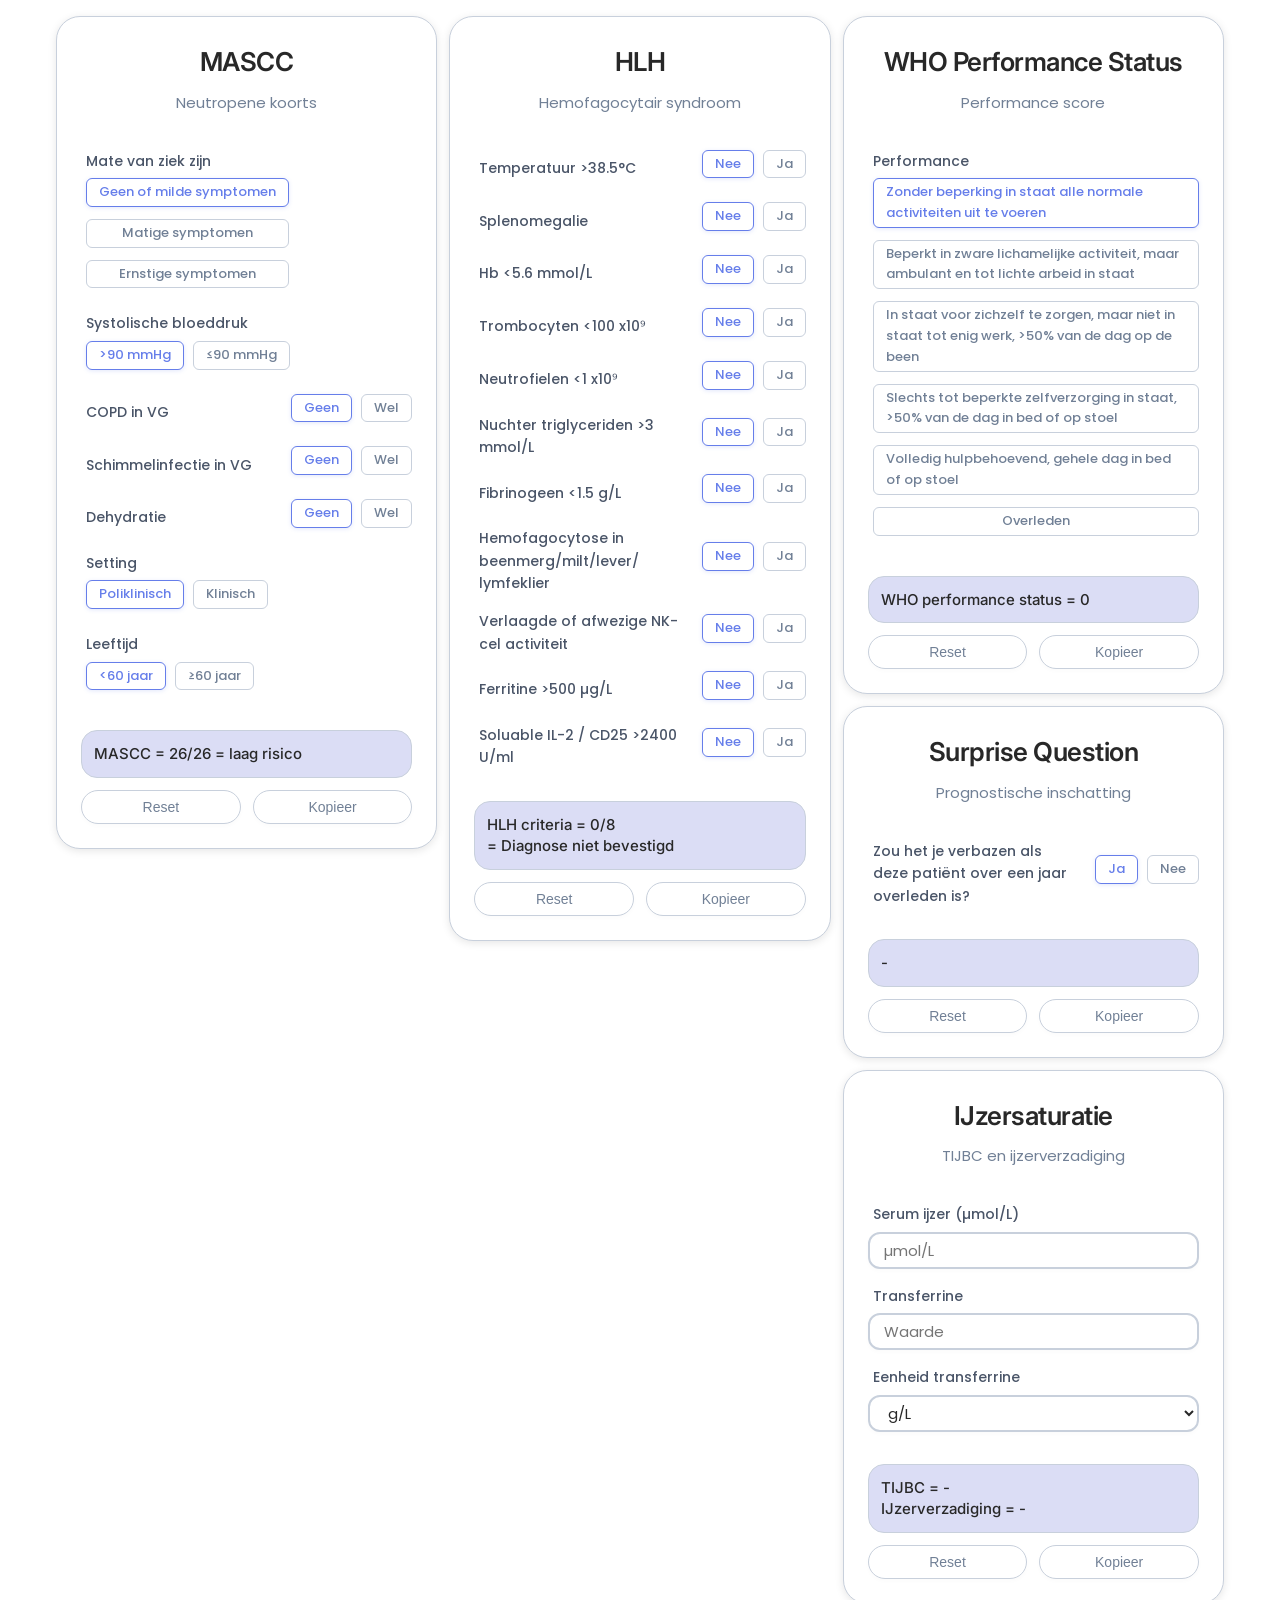
<file: hemato-onco.html>
<!DOCTYPE html>
<html lang="nl">

<head>
    <meta charset="UTF-8">
    <meta name="viewport" content="width=device-width, initial-scale=1.0">
    <title>Hemato-oncologie</title>
    <link rel="preconnect" href="https://fonts.googleapis.com">
    <link rel="preconnect" href="https://fonts.gstatic.com" crossorigin>
    <link
        href="https://fonts.googleapis.com/css2?family=Inter:wght@400;600;700&family=Poppins:wght@400;500;600;700&display=swap"
        rel="stylesheet">
    <link rel="stylesheet" href="styles.css">
</head>

<body>
    <div class="wrapper">
        <!-- MASCC Calculator -->
        <div class="container">
            <h1>MASCC</h1>
            <p class="subtitle">Neutropene koorts</p>

            <form id="masccForm">
                <div class="form-group">
                    <label>Mate van ziek zijn</label>
                    <div class="radio-group vertical">
                        <label class="radio-label">
                            <input type="radio" name="ziek_mascc" value="5" checked>
                            Geen of milde symptomen
                        </label>
                        <label class="radio-label">
                            <input type="radio" name="ziek_mascc" value="3">
                            Matige symptomen
                        </label>
                        <label class="radio-label">
                            <input type="radio" name="ziek_mascc" value="0">
                            Ernstige symptomen
                        </label>
                    </div>
                </div>

                <div class="form-group">
                    <label>Systolische bloeddruk</label>
                    <div class="radio-group">
                        <label class="radio-label">
                            <input type="radio" name="sbp_mascc" value="5" checked>
                            >90 mmHg
                        </label>
                        <label class="radio-label">
                            <input type="radio" name="sbp_mascc" value="0">
                            ≤90 mmHg
                        </label>
                    </div>
                </div>

                <div class="form-group">
                    <label>COPD in VG</label>
                    <div class="radio-group">
                        <label class="radio-label">
                            <input type="radio" name="copd_mascc" value="4" checked>
                            Geen
                        </label>
                        <label class="radio-label">
                            <input type="radio" name="copd_mascc" value="0">
                            Wel
                        </label>
                    </div>
                </div>

                <div class="form-group">
                    <label>Schimmelinfectie in VG</label>
                    <div class="radio-group">
                        <label class="radio-label">
                            <input type="radio" name="schimmel_mascc" value="4" checked>
                            Geen
                        </label>
                        <label class="radio-label">
                            <input type="radio" name="schimmel_mascc" value="0">
                            Wel
                        </label>
                    </div>
                </div>

                <div class="form-group">
                    <label>Dehydratie</label>
                    <div class="radio-group">
                        <label class="radio-label">
                            <input type="radio" name="dehydratie_mascc" value="3" checked>
                            Geen
                        </label>
                        <label class="radio-label">
                            <input type="radio" name="dehydratie_mascc" value="0">
                            Wel
                        </label>
                    </div>
                </div>

                <div class="form-group">
                    <label>Setting</label>
                    <div class="radio-group">
                        <label class="radio-label">
                            <input type="radio" name="poli_mascc" value="3" checked>
                            Poliklinisch
                        </label>
                        <label class="radio-label">
                            <input type="radio" name="poli_mascc" value="0">
                            Klinisch
                        </label>
                    </div>
                </div>

                <div class="form-group">
                    <label>Leeftijd</label>
                    <div class="radio-group">
                        <label class="radio-label">
                            <input type="radio" name="age_mascc" value="2" checked>
                            <60 jaar
                        </label>
                        <label class="radio-label">
                            <input type="radio" name="age_mascc" value="0">
                            ≥60 jaar
                        </label>
                    </div>
                </div>
            </form>

            <div class="results show" id="masccResults">
                <div class="result-item">
                    <div class="result-value">
                        <span id="masccScore">MASCC = 26/26 = laag risico</span>
                    </div>
                </div>
            </div>
            <div class="button-container">
                <button type="button" id="resetButtonMascc" class="reset-button">Reset</button>
                <button type="button" id="copyButtonMascc" class="copy-button"
                    title="Kopieer naar klembord">Kopieer</button>
            </div>
        </div>

        <!-- HLH Calculator -->
        <div class="container">
            <h1>HLH</h1>
            <p class="subtitle">Hemofagocytair syndroom</p>

            <form id="hlhForm">
                <div class="form-group">
                    <label>Temperatuur >38.5°C</label>
                    <div class="radio-group">
                        <label class="radio-label">
                            <input type="radio" name="koorts_hlh" value="0" checked>
                            Nee
                        </label>
                        <label class="radio-label">
                            <input type="radio" name="koorts_hlh" value="1">
                            Ja
                        </label>
                    </div>
                </div>

                <div class="form-group">
                    <label>Splenomegalie</label>
                    <div class="radio-group">
                        <label class="radio-label">
                            <input type="radio" name="splenomegalie_hlh" value="0" checked>
                            Nee
                        </label>
                        <label class="radio-label">
                            <input type="radio" name="splenomegalie_hlh" value="1">
                            Ja
                        </label>
                    </div>
                </div>

                <div class="form-group">
                    <label>Hb <5.6 mmol/L</label>
                    <div class="radio-group">
                        <label class="radio-label">
                            <input type="radio" name="hb_hlh" value="0" checked>
                            Nee
                        </label>
                        <label class="radio-label">
                            <input type="radio" name="hb_hlh" value="1">
                            Ja
                        </label>
                    </div>
                </div>

                <div class="form-group">
                    <label>Trombocyten <100 x10⁹</label>
                    <div class="radio-group">
                        <label class="radio-label">
                            <input type="radio" name="trombo_hlh" value="0" checked>
                            Nee
                        </label>
                        <label class="radio-label">
                            <input type="radio" name="trombo_hlh" value="1">
                            Ja
                        </label>
                    </div>
                </div>

                <div class="form-group">
                    <label>Neutrofielen <1 x10⁹</label>
                    <div class="radio-group">
                        <label class="radio-label">
                            <input type="radio" name="neutro_hlh" value="0" checked>
                            Nee
                        </label>
                        <label class="radio-label">
                            <input type="radio" name="neutro_hlh" value="1">
                            Ja
                        </label>
                    </div>
                </div>

                <div class="form-group">
                    <label>Nuchter triglyceriden >3 mmol/L</label>
                    <div class="radio-group">
                        <label class="radio-label">
                            <input type="radio" name="tg_hlh" value="0" checked>
                            Nee
                        </label>
                        <label class="radio-label">
                            <input type="radio" name="tg_hlh" value="1">
                            Ja
                        </label>
                    </div>
                </div>

                <div class="form-group">
                    <label>Fibrinogeen <1.5 g/L</label>
                    <div class="radio-group">
                        <label class="radio-label">
                            <input type="radio" name="fibrinogeen_hlh" value="0" checked>
                            Nee
                        </label>
                        <label class="radio-label">
                            <input type="radio" name="fibrinogeen_hlh" value="1">
                            Ja
                        </label>
                    </div>
                </div>

                <div class="form-group">
                    <label>Hemofagocytose in beenmerg/milt/lever/<br>lymfeklier</label>
                    <div class="radio-group">
                        <label class="radio-label">
                            <input type="radio" name="fagocytose_hlh" value="0" checked>
                            Nee
                        </label>
                        <label class="radio-label">
                            <input type="radio" name="fagocytose_hlh" value="1">
                            Ja
                        </label>
                    </div>
                </div>

                <div class="form-group">
                    <label>Verlaagde of afwezige NK-cel activiteit</label>
                    <div class="radio-group">
                        <label class="radio-label">
                            <input type="radio" name="nkcell_hlh" value="0" checked>
                            Nee
                        </label>
                        <label class="radio-label">
                            <input type="radio" name="nkcell_hlh" value="1">
                            Ja
                        </label>
                    </div>
                </div>

                <div class="form-group">
                    <label>Ferritine >500 µg/L</label>
                    <div class="radio-group">
                        <label class="radio-label">
                            <input type="radio" name="ferritine_hlh" value="0" checked>
                            Nee
                        </label>
                        <label class="radio-label">
                            <input type="radio" name="ferritine_hlh" value="1">
                            Ja
                        </label>
                    </div>
                </div>

                <div class="form-group">
                    <label>Soluable IL-2 / CD25 >2400 U/ml</label>
                    <div class="radio-group">
                        <label class="radio-label">
                            <input type="radio" name="sil2_hlh" value="0" checked>
                            Nee
                        </label>
                        <label class="radio-label">
                            <input type="radio" name="sil2_hlh" value="1">
                            Ja
                        </label>
                    </div>
                </div>
            </form>

            <div class="results show" id="hlhResults">
                <div class="result-item">
                    <div class="result-value">
                        <span id="hlhScore">HLH criteria = 0/8
= Diagnose niet bevestigd</span>
                    </div>
                </div>
            </div>
            <div class="button-container">
                <button type="button" id="resetButtonHlh" class="reset-button">Reset</button>
                <button type="button" id="copyButtonHlh" class="copy-button"
                    title="Kopieer naar klembord">Kopieer</button>
            </div>
        </div>

        <!-- WHO Performance Status -->
        <div class="container">
            <h1>WHO Performance Status</h1>
            <p class="subtitle">Performance score</p>

            <form id="whoForm">
                <div class="form-group">
                    <label>Performance</label>
                    <div class="radio-group vertical">
                        <label class="radio-label">
                            <input type="radio" name="who_score" value="0" checked>
                            Zonder beperking in staat alle normale activiteiten uit te voeren
                        </label>
                        <label class="radio-label">
                            <input type="radio" name="who_score" value="1">
                            Beperkt in zware lichamelijke activiteit, maar ambulant en tot lichte arbeid in staat
                        </label>
                        <label class="radio-label">
                            <input type="radio" name="who_score" value="2">
                            In staat voor zichzelf te zorgen, maar niet in staat tot enig werk, >50% van de dag op de been
                        </label>
                        <label class="radio-label">
                            <input type="radio" name="who_score" value="3">
                            Slechts tot beperkte zelfverzorging in staat, >50% van de dag in bed of op stoel
                        </label>
                        <label class="radio-label">
                            <input type="radio" name="who_score" value="4">
                            Volledig hulpbehoevend, gehele dag in bed of op stoel
                        </label>
                        <label class="radio-label">
                            <input type="radio" name="who_score" value="5">
                            Overleden
                        </label>
                    </div>
                </div>
            </form>

            <div class="results show" id="whoResults">
                <div class="result-item">
                    <div class="result-value">
                        <span id="whoScore">WHO performance status = 0</span>
                    </div>
                </div>
            </div>
            <div class="button-container">
                <button type="button" id="resetButtonWho" class="reset-button">Reset</button>
                <button type="button" id="copyButtonWho" class="copy-button"
                    title="Kopieer naar klembord">Kopieer</button>
            </div>
        </div>

        <!-- Surprise Question -->
        <div class="container">
            <h1>Surprise Question</h1>
            <p class="subtitle">Prognostische inschatting</p>

            <form id="surpriseForm">
                <div class="form-group">
                    <label>Zou het je verbazen als deze patiënt over een jaar overleden is?</label>
                    <div class="radio-group">
                        <label class="radio-label">
                            <input type="radio" name="surprise_q" value="Ja" checked>
                            Ja
                        </label>
                        <label class="radio-label">
                            <input type="radio" name="surprise_q" value="Nee">
                            Nee
                        </label>
                    </div>
                </div>
            </form>

            <div class="results show" id="surpriseResults">
                <div class="result-item">
                    <div class="result-value">
                        <span id="surpriseScore">-</span>
                    </div>
                </div>
            </div>
            <div class="button-container">
                <button type="button" id="resetButtonSurprise" class="reset-button">Reset</button>
                <button type="button" id="copyButtonSurprise" class="copy-button"
                    title="Kopieer naar klembord">Kopieer</button>
            </div>
        </div>

        <!-- IJzersaturatie Calculator -->
        <div class="container">
            <h1>IJzersaturatie</h1>
            <p class="subtitle">TIJBC en ijzerverzadiging</p>

            <form id="feForm">
                <div class="form-group">
                    <label for="ijzer_fe">Serum ijzer (µmol/L)</label>
                    <input type="number" id="ijzer_fe" min="0" max="200" step="1" placeholder="µmol/L">
                </div>

                <div class="form-group">
                    <label for="trans_fe">Transferrine</label>
                    <input type="number" id="trans_fe" min="0" max="200" step="0.01" placeholder="Waarde">
                </div>

                <div class="form-group">
                    <label for="transunit_fe">Eenheid transferrine</label>
                    <select id="transunit_fe">
                        <option value="g/L">g/L</option>
                        <option value="umol/L">µmol/L</option>
                    </select>
                </div>
            </form>

            <div class="results show" id="feResults">
                <div class="result-item">
                    <div class="result-value">
                        <span id="feScore">TIJBC = -
IJzerverzadiging = -</span>
                    </div>
                </div>
            </div>
            <div class="button-container">
                <button type="button" id="resetButtonFe" class="reset-button">Reset</button>
                <button type="button" id="copyButtonFe" class="copy-button"
                    title="Kopieer naar klembord">Kopieer</button>
            </div>
        </div>
    </div>

    <script src="shared.js"></script>
    <script>
        // ============================================================
        // MASCC Calculator
        // ============================================================
        let currentMasccText = '';

        function calculateMASCC() {
            const ziek = parseInt(document.querySelector('input[name="ziek_mascc"]:checked').value);
            const sbp = parseInt(document.querySelector('input[name="sbp_mascc"]:checked').value);
            const copd = parseInt(document.querySelector('input[name="copd_mascc"]:checked').value);
            const schimmel = parseInt(document.querySelector('input[name="schimmel_mascc"]:checked').value);
            const dehydratie = parseInt(document.querySelector('input[name="dehydratie_mascc"]:checked').value);
            const poli = parseInt(document.querySelector('input[name="poli_mascc"]:checked').value);
            const age = parseInt(document.querySelector('input[name="age_mascc"]:checked').value);

            const score = ziek + sbp + copd + schimmel + dehydratie + poli + age;
            const interp = score < 21 ? 'hoog risico' : 'laag risico';
            currentMasccText = `MASCC = ${score}/26 = ${interp}`;

            document.getElementById('masccScore').textContent = currentMasccText;
            document.getElementById('masccResults').classList.add('show');
        }

        const masccRadios = 'input[name="ziek_mascc"], input[name="sbp_mascc"], input[name="copd_mascc"], input[name="schimmel_mascc"], input[name="dehydratie_mascc"], input[name="poli_mascc"], input[name="age_mascc"]';
        document.querySelectorAll(masccRadios).forEach(radio => {
            radio.addEventListener('change', calculateMASCC);
        });

        setupCopy('copyButtonMascc', () => currentMasccText);

        document.getElementById('resetButtonMascc').addEventListener('click', function () {
            document.querySelectorAll(masccRadios).forEach(radio => {
                const defaults = { ziek_mascc: '5', sbp_mascc: '5', copd_mascc: '4', schimmel_mascc: '4', dehydratie_mascc: '3', poli_mascc: '3', age_mascc: '2' };
                if (radio.value === defaults[radio.name]) radio.checked = true;
            });
            calculateMASCC();
            showButtonFeedback(this, 'reset-done');
        });

        calculateMASCC();

        // ============================================================
        // HLH Calculator
        // ============================================================
        let currentHlhText = '';

        function calculateHLH() {
            const koorts = parseInt(document.querySelector('input[name="koorts_hlh"]:checked').value);
            const splenomegalie = parseInt(document.querySelector('input[name="splenomegalie_hlh"]:checked').value);
            const hb = parseInt(document.querySelector('input[name="hb_hlh"]:checked').value);
            const trombo = parseInt(document.querySelector('input[name="trombo_hlh"]:checked').value);
            const neutro = parseInt(document.querySelector('input[name="neutro_hlh"]:checked').value);
            const tg = parseInt(document.querySelector('input[name="tg_hlh"]:checked').value);
            const fibrinogeen = parseInt(document.querySelector('input[name="fibrinogeen_hlh"]:checked').value);
            const fagocytose = parseInt(document.querySelector('input[name="fagocytose_hlh"]:checked').value);
            const nkcell = parseInt(document.querySelector('input[name="nkcell_hlh"]:checked').value);
            const ferritine = parseInt(document.querySelector('input[name="ferritine_hlh"]:checked').value);
            const sil2 = parseInt(document.querySelector('input[name="sil2_hlh"]:checked').value);

            // Cytopenie: ≥2 van hb, trombo, neutro
            const cytopenie = (hb + trombo + neutro >= 2) ? 1 : 0;
            // Lipiden/fibrinogeen: tg OF fibrinogeen
            const lpl = (tg === 1 || fibrinogeen === 1) ? 1 : 0;

            const score = koorts + cytopenie + splenomegalie + lpl + fagocytose + nkcell + ferritine + sil2;
            const interp = score >= 5 ? 'Diagnose HLH bevestigd' : 'Diagnose niet bevestigd';
            currentHlhText = `HLH criteria = ${score}/8\n= ${interp}`;

            document.getElementById('hlhScore').textContent = currentHlhText;
            document.getElementById('hlhResults').classList.add('show');
        }

        const hlhRadios = 'input[name="koorts_hlh"], input[name="splenomegalie_hlh"], input[name="hb_hlh"], input[name="trombo_hlh"], input[name="neutro_hlh"], input[name="tg_hlh"], input[name="fibrinogeen_hlh"], input[name="fagocytose_hlh"], input[name="nkcell_hlh"], input[name="ferritine_hlh"], input[name="sil2_hlh"]';
        document.querySelectorAll(hlhRadios).forEach(radio => {
            radio.addEventListener('change', calculateHLH);
        });

        setupCopy('copyButtonHlh', () => currentHlhText);

        document.getElementById('resetButtonHlh').addEventListener('click', function () {
            document.querySelectorAll(hlhRadios).forEach(radio => {
                if (radio.value === "0") radio.checked = true;
            });
            calculateHLH();
            showButtonFeedback(this, 'reset-done');
        });

        calculateHLH();

        // ============================================================
        // WHO Performance Status
        // ============================================================
        let currentWhoText = '';

        function calculateWHO() {
            const who = document.querySelector('input[name="who_score"]:checked').value;
            currentWhoText = `WHO performance status = ${who}`;

            document.getElementById('whoScore').textContent = currentWhoText;
            document.getElementById('whoResults').classList.add('show');
        }

        document.querySelectorAll('input[name="who_score"]').forEach(radio => {
            radio.addEventListener('change', calculateWHO);
        });

        setupCopy('copyButtonWho', () => currentWhoText);

        document.getElementById('resetButtonWho').addEventListener('click', function () {
            document.querySelectorAll('input[name="who_score"]').forEach(radio => {
                if (radio.value === "0") radio.checked = true;
            });
            calculateWHO();
            showButtonFeedback(this, 'reset-done');
        });

        calculateWHO();

        // ============================================================
        // Surprise Question
        // ============================================================
        let currentSurpriseText = '';

        function calculateSurprise() {
            const answer = document.querySelector('input[name="surprise_q"]:checked').value;
            if (answer === 'Ja') {
                currentSurpriseText = '-';
            } else {
                currentSurpriseText = 'Patiënt heeft 7.8x hogere kans om te overlijden\nbinnen 1 jaar';
            }

            document.getElementById('surpriseScore').textContent = currentSurpriseText;
            document.getElementById('surpriseResults').classList.add('show');
        }

        document.querySelectorAll('input[name="surprise_q"]').forEach(radio => {
            radio.addEventListener('change', calculateSurprise);
        });

        setupCopy('copyButtonSurprise', () => currentSurpriseText);

        document.getElementById('resetButtonSurprise').addEventListener('click', function () {
            document.querySelectorAll('input[name="surprise_q"]').forEach(radio => {
                if (radio.value === "Ja") radio.checked = true;
            });
            calculateSurprise();
            showButtonFeedback(this, 'reset-done');
        });

        calculateSurprise();

        // ============================================================
        // IJzersaturatie Calculator
        // ============================================================
        let currentFeText = '';

        function calculateFe() {
            const ijzer = parseFloat(document.getElementById('ijzer_fe').value);
            const transValue = parseFloat(document.getElementById('trans_fe').value);
            const transUnit = document.getElementById('transunit_fe').value;

            if (isNaN(ijzer) || isNaN(transValue)) {
                currentFeText = 'TIJBC = -\nIJzerverzadiging = -';
            } else {
                const trans = transUnit === 'umol/L' ? transValue * 0.0796 : transValue;
                const tijbc = trans * 25;
                const transsat = (ijzer / (trans * 25)) * 100;
                currentFeText = `TIJBC = ${tijbc.toFixed(1)} µmol/L\nIJzerverzadiging = ${transsat.toFixed(1)}%`;
            }

            document.getElementById('feScore').textContent = currentFeText;
            document.getElementById('feResults').classList.add('show');
        }

        document.getElementById('ijzer_fe').addEventListener('input', calculateFe);
        document.getElementById('trans_fe').addEventListener('input', calculateFe);
        document.getElementById('transunit_fe').addEventListener('change', calculateFe);

        setupCopy('copyButtonFe', () => currentFeText);

        document.getElementById('resetButtonFe').addEventListener('click', function () {
            document.getElementById('ijzer_fe').value = '';
            document.getElementById('trans_fe').value = '';
            document.getElementById('transunit_fe').selectedIndex = 0;
            calculateFe();
            showButtonFeedback(this, 'reset-done');
        });

        calculateFe();
    </script>
</body>

</html>
</file>
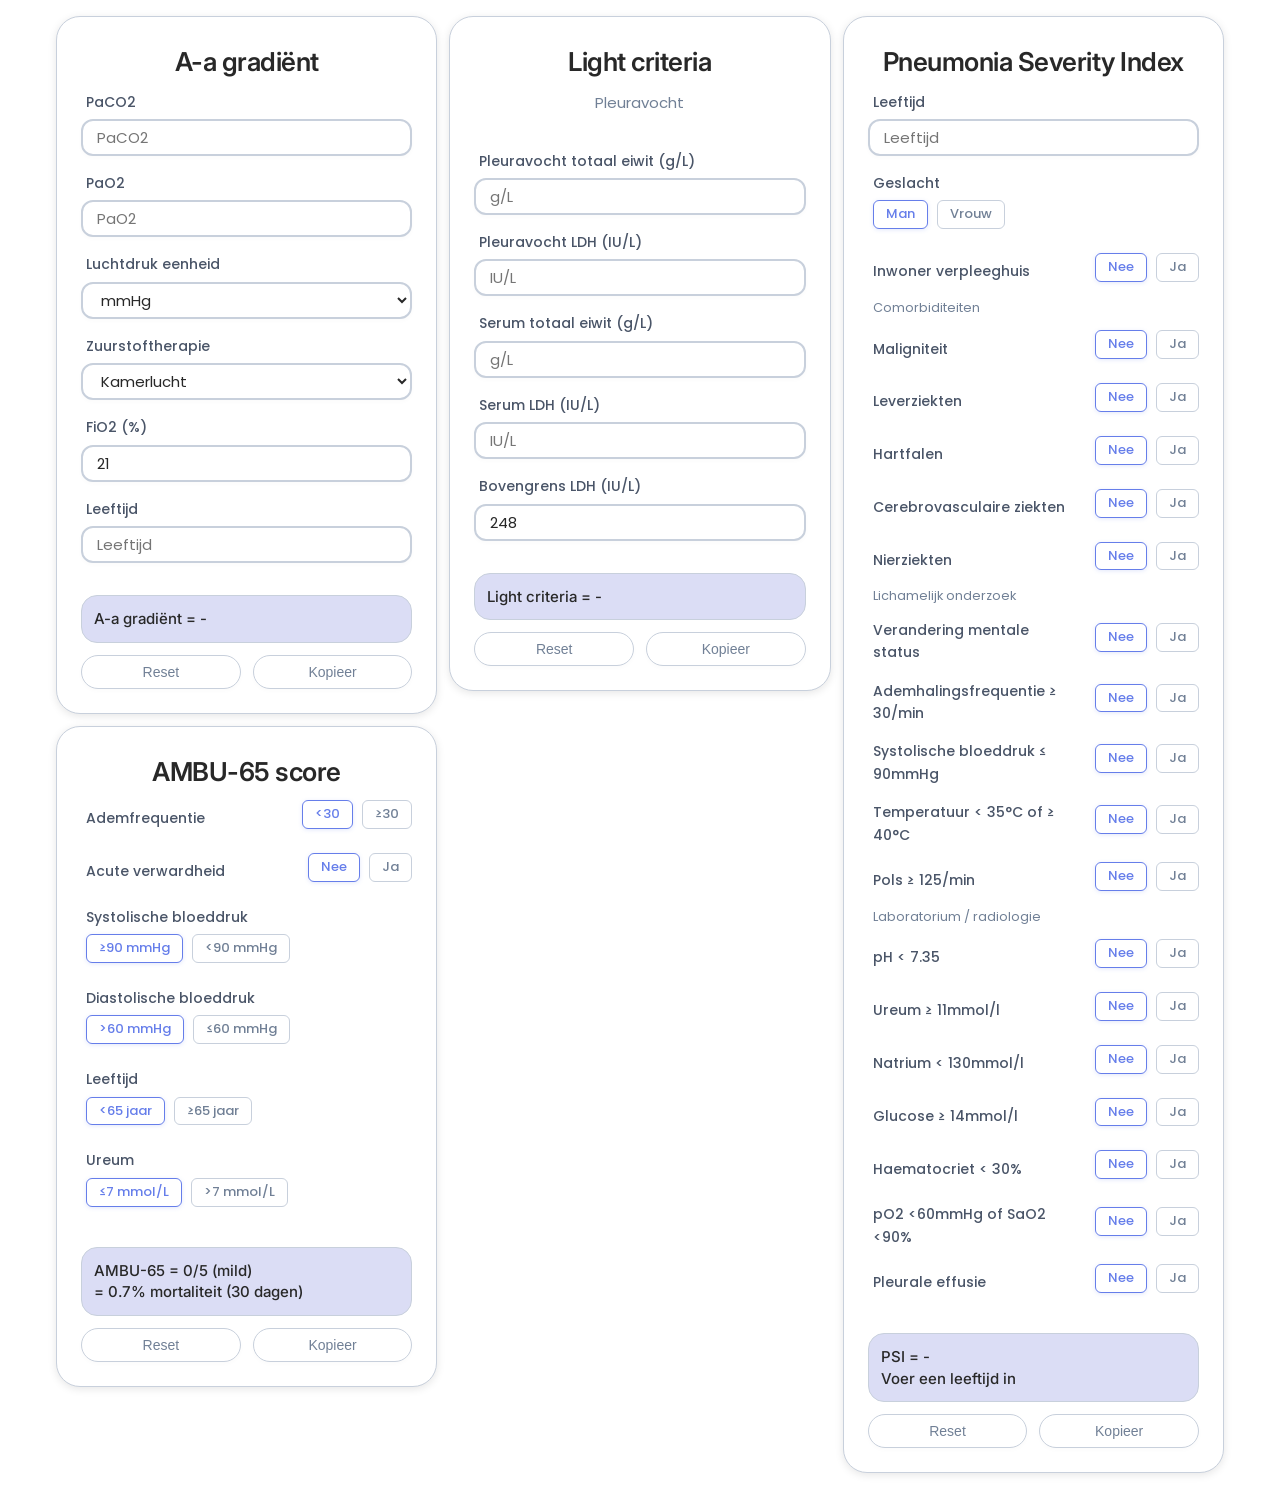
<file: long.html>
<!DOCTYPE html>
<html lang="nl">

<head>
    <meta charset="UTF-8">
    <meta name="viewport" content="width=device-width, initial-scale=1.0">
    <title>Longgeneeskunde</title>
    <link rel="preconnect" href="https://fonts.googleapis.com">
    <link rel="preconnect" href="https://fonts.gstatic.com" crossorigin>
    <link
        href="https://fonts.googleapis.com/css2?family=Inter:wght@400;600;700&family=Poppins:wght@400;500;600;700&display=swap"
        rel="stylesheet">
    <link rel="stylesheet" href="styles.css">
</head>

<body>
    <div class="wrapper">
        <!-- A-a gradiënt -->
        <div class="container">
            <h1>A-a gradiënt</h1>

            <form id="aaForm">
                <div class="form-group">
                    <label for="pco2_aa">PaCO2</label>
                    <input type="number" id="pco2_aa" min="0" max="100" step="1" placeholder="PaCO2">
                </div>

                <div class="form-group">
                    <label for="po2_aa">PaO2</label>
                    <input type="number" id="po2_aa" min="0" max="200" step="1" placeholder="PaO2">
                </div>

                <div class="form-group">
                    <label for="press_aa">Luchtdruk eenheid</label>
                    <select id="press_aa">
                        <option value="mmHg" selected>mmHg</option>
                        <option value="kPa">kPa</option>
                    </select>
                </div>

                <div class="form-group">
                    <label for="masker_aa">Zuurstoftherapie</label>
                    <select id="masker_aa">
                        <option value="0" selected>Kamerlucht</option>
                        <option value="1">Neusbril (1-6L)</option>
                        <option value="2">Masker (5-10L)</option>
                        <option value="3">NRM (15L)</option>
                        <option value="4">Handmatige invoer</option>
                    </select>
                </div>

                <div class="form-group" id="maskerLGroup" style="display:none;">
                    <label for="masker_L_aa">O2 (L/min)</label>
                    <input type="number" id="masker_L_aa" min="1" max="10" step="0.5" placeholder="L/min">
                </div>

                <div class="form-group">
                    <label for="fio2_aa">FiO2 (%)</label>
                    <input type="number" id="fio2_aa" min="0" max="100" step="1" value="21">
                </div>

                <div class="form-group">
                    <label for="age_aa">Leeftijd</label>
                    <input type="number" id="age_aa" min="0" max="120" step="1" placeholder="Leeftijd">
                </div>
            </form>

            <div class="results show" id="aaResults">
                <div class="result-item">
                    <div class="result-value">
                        <span id="aaScore">A-a gradiënt = -</span>
                    </div>
                </div>
            </div>
            <div class="button-container">
                <button type="button" id="resetButtonAa" class="reset-button">Reset</button>
                <button type="button" id="copyButtonAa" class="copy-button"
                    title="Kopieer naar klembord">Kopieer</button>
            </div>
        </div>

        <!-- AMBU-65 score -->
        <div class="container">
            <h1>AMBU-65 score</h1>

            <form id="ambuForm">
                <div class="form-group">
                    <label>Ademfrequentie</label>
                    <div class="radio-group">
                        <label class="radio-label">
                            <input type="radio" name="af_ambu" value="0" checked>
                            &lt;30
                        </label>
                        <label class="radio-label">
                            <input type="radio" name="af_ambu" value="1">
                            ≥30
                        </label>
                    </div>
                </div>

                <div class="form-group">
                    <label>Acute verwardheid</label>
                    <div class="radio-group">
                        <label class="radio-label">
                            <input type="radio" name="confusion_ambu" value="0" checked>
                            Nee
                        </label>
                        <label class="radio-label">
                            <input type="radio" name="confusion_ambu" value="1">
                            Ja
                        </label>
                    </div>
                </div>

                <div class="form-group">
                    <label>Systolische bloeddruk</label>
                    <div class="radio-group">
                        <label class="radio-label">
                            <input type="radio" name="sbp_ambu" value="0" checked>
                            ≥90 mmHg
                        </label>
                        <label class="radio-label">
                            <input type="radio" name="sbp_ambu" value="1">
                            &lt;90 mmHg
                        </label>
                    </div>
                </div>

                <div class="form-group">
                    <label>Diastolische bloeddruk</label>
                    <div class="radio-group">
                        <label class="radio-label">
                            <input type="radio" name="dbp_ambu" value="0" checked>
                            &gt;60 mmHg
                        </label>
                        <label class="radio-label">
                            <input type="radio" name="dbp_ambu" value="1">
                            ≤60 mmHg
                        </label>
                    </div>
                </div>

                <div class="form-group">
                    <label>Leeftijd</label>
                    <div class="radio-group">
                        <label class="radio-label">
                            <input type="radio" name="age_ambu" value="0" checked>
                            &lt;65 jaar
                        </label>
                        <label class="radio-label">
                            <input type="radio" name="age_ambu" value="1">
                            ≥65 jaar
                        </label>
                    </div>
                </div>

                <div class="form-group">
                    <label>Ureum</label>
                    <div class="radio-group">
                        <label class="radio-label">
                            <input type="radio" name="ureum_ambu" value="0" checked>
                            ≤7 mmol/L
                        </label>
                        <label class="radio-label">
                            <input type="radio" name="ureum_ambu" value="1">
                            &gt;7 mmol/L
                        </label>
                    </div>
                </div>
            </form>

            <div class="results show" id="ambuResults">
                <div class="result-item">
                    <div class="result-value">
                        <span id="ambuScore">AMBU-65 = 0/5 (mild)
= 0.7% mortaliteit (30 dagen)</span>
                    </div>
                </div>
            </div>
            <div class="button-container">
                <button type="button" id="resetButtonAmbu" class="reset-button">Reset</button>
                <button type="button" id="copyButtonAmbu" class="copy-button"
                    title="Kopieer naar klembord">Kopieer</button>
            </div>
        </div>

        <!-- Light criteria -->
        <div class="container">
            <h1>Light criteria</h1>
            <p class="subtitle">Pleuravocht</p>

            <form id="lightForm">
                <div class="form-group">
                    <label for="pleuravocht_eiwit_light">Pleuravocht totaal eiwit (g/L)</label>
                    <input type="number" id="pleuravocht_eiwit_light" min="0" max="300" step="0.1" placeholder="g/L">
                </div>

                <div class="form-group">
                    <label for="pleuravocht_ldh_light">Pleuravocht LDH (IU/L)</label>
                    <input type="number" id="pleuravocht_ldh_light" min="0" max="2000" step="1" placeholder="IU/L">
                </div>

                <div class="form-group">
                    <label for="serum_eiwit_light">Serum totaal eiwit (g/L)</label>
                    <input type="number" id="serum_eiwit_light" min="0" max="300" step="0.1" placeholder="g/L">
                </div>

                <div class="form-group">
                    <label for="serum_ldh_light">Serum LDH (IU/L)</label>
                    <input type="number" id="serum_ldh_light" min="0" max="2000" step="1" placeholder="IU/L">
                </div>

                <div class="form-group">
                    <label for="ldhgrens_light">Bovengrens LDH (IU/L)</label>
                    <input type="number" id="ldhgrens_light" min="0" max="500" step="1" value="248">
                </div>
            </form>

            <div class="results show" id="lightResults">
                <div class="result-item">
                    <div class="result-value">
                        <span id="lightScore">Light criteria = -</span>
                    </div>
                </div>
            </div>

            <form id="lightExtraFields" class="optional-inputs hidden">
                <p class="note">Optioneel bij klinische verdenking op transsudaat ondanks positieve Light criteria</p>
                <div class="form-group">
                    <label for="serum_albumine_light">Serum albumine (g/L)</label>
                    <input type="number" id="serum_albumine_light" min="0" max="60" step="0.1" placeholder="g/L">
                </div>

                <div class="form-group">
                    <label for="pleuravocht_albumine_light">Pleuravocht albumine (g/L)</label>
                    <input type="number" id="pleuravocht_albumine_light" min="0" max="60" step="0.1"
                        placeholder="g/L">
                </div>

                <div class="form-group">
                    <label for="ntprobnp_light">NT-proBNP pleuravocht (pg/mL)</label>
                    <input type="number" id="ntprobnp_light" min="0" max="50000" step="1" placeholder="pg/mL">
                </div>
            </form>

            <div class="results" id="lightExtraResults">
                <div class="result-item">
                    <div class="result-value">
                        <span id="lightExtraScore"></span>
                    </div>
                </div>
            </div>

            <div class="button-container">
                <button type="button" id="resetButtonLight" class="reset-button">Reset</button>
                <button type="button" id="copyButtonLight" class="copy-button"
                    title="Kopieer naar klembord">Kopieer</button>
            </div>
        </div>

        <!-- Pneumonia Severity Index -->
        <div class="container">
            <h1>Pneumonia Severity Index</h1>

            <form id="psiForm">
                <div class="form-group">
                    <label for="age_psi">Leeftijd</label>
                    <input type="number" id="age_psi" min="18" max="120" step="1" placeholder="Leeftijd">
                </div>

                <div class="form-group">
                    <label>Geslacht</label>
                    <div class="radio-group">
                        <label class="radio-label">
                            <input type="radio" name="geslacht_psi" value="0" checked>
                            Man
                        </label>
                        <label class="radio-label">
                            <input type="radio" name="geslacht_psi" value="-10">
                            Vrouw
                        </label>
                    </div>
                </div>

                <div class="form-group">
                    <label>Inwoner verpleeghuis</label>
                    <div class="radio-group">
                        <label class="radio-label">
                            <input type="radio" name="verpleeghuis_psi" value="0" checked>
                            Nee
                        </label>
                        <label class="radio-label">
                            <input type="radio" name="verpleeghuis_psi" value="1">
                            Ja
                        </label>
                    </div>
                </div>

                <p class="note">Comorbiditeiten</p>

                <div class="form-group">
                    <label>Maligniteit</label>
                    <div class="radio-group">
                        <label class="radio-label">
                            <input type="radio" name="maligniteit_psi" value="0" checked>
                            Nee
                        </label>
                        <label class="radio-label">
                            <input type="radio" name="maligniteit_psi" value="1">
                            Ja
                        </label>
                    </div>
                </div>

                <div class="form-group">
                    <label>Leverziekten</label>
                    <div class="radio-group">
                        <label class="radio-label">
                            <input type="radio" name="leverziekten_psi" value="0" checked>
                            Nee
                        </label>
                        <label class="radio-label">
                            <input type="radio" name="leverziekten_psi" value="1">
                            Ja
                        </label>
                    </div>
                </div>

                <div class="form-group">
                    <label>Hartfalen</label>
                    <div class="radio-group">
                        <label class="radio-label">
                            <input type="radio" name="hartfalen_psi" value="0" checked>
                            Nee
                        </label>
                        <label class="radio-label">
                            <input type="radio" name="hartfalen_psi" value="1">
                            Ja
                        </label>
                    </div>
                </div>

                <div class="form-group">
                    <label>Cerebrovasculaire ziekten</label>
                    <div class="radio-group">
                        <label class="radio-label">
                            <input type="radio" name="cerebrovasculair_psi" value="0" checked>
                            Nee
                        </label>
                        <label class="radio-label">
                            <input type="radio" name="cerebrovasculair_psi" value="1">
                            Ja
                        </label>
                    </div>
                </div>

                <div class="form-group">
                    <label>Nierziekten</label>
                    <div class="radio-group">
                        <label class="radio-label">
                            <input type="radio" name="nierziekten_psi" value="0" checked>
                            Nee
                        </label>
                        <label class="radio-label">
                            <input type="radio" name="nierziekten_psi" value="1">
                            Ja
                        </label>
                    </div>
                </div>

                <p class="note">Lichamelijk onderzoek</p>

                <div class="form-group">
                    <label>Verandering mentale status</label>
                    <div class="radio-group">
                        <label class="radio-label">
                            <input type="radio" name="mentaal_psi" value="0" checked>
                            Nee
                        </label>
                        <label class="radio-label">
                            <input type="radio" name="mentaal_psi" value="1">
                            Ja
                        </label>
                    </div>
                </div>

                <div class="form-group">
                    <label>Ademhalingsfrequentie ≥ 30/min</label>
                    <div class="radio-group">
                        <label class="radio-label">
                            <input type="radio" name="af_psi" value="0" checked>
                            Nee
                        </label>
                        <label class="radio-label">
                            <input type="radio" name="af_psi" value="1">
                            Ja
                        </label>
                    </div>
                </div>

                <div class="form-group">
                    <label>Systolische bloeddruk ≤ 90mmHg</label>
                    <div class="radio-group">
                        <label class="radio-label">
                            <input type="radio" name="sbp_psi" value="0" checked>
                            Nee
                        </label>
                        <label class="radio-label">
                            <input type="radio" name="sbp_psi" value="1">
                            Ja
                        </label>
                    </div>
                </div>

                <div class="form-group">
                    <label>Temperatuur &lt; 35°C of ≥ 40°C</label>
                    <div class="radio-group">
                        <label class="radio-label">
                            <input type="radio" name="temp_psi" value="0" checked>
                            Nee
                        </label>
                        <label class="radio-label">
                            <input type="radio" name="temp_psi" value="1">
                            Ja
                        </label>
                    </div>
                </div>

                <div class="form-group">
                    <label>Pols ≥ 125/min</label>
                    <div class="radio-group">
                        <label class="radio-label">
                            <input type="radio" name="pols_psi" value="0" checked>
                            Nee
                        </label>
                        <label class="radio-label">
                            <input type="radio" name="pols_psi" value="1">
                            Ja
                        </label>
                    </div>
                </div>

                <p class="note">Laboratorium / radiologie</p>

                <div class="form-group">
                    <label>pH &lt; 7.35</label>
                    <div class="radio-group">
                        <label class="radio-label">
                            <input type="radio" name="pH_psi" value="0" checked>
                            Nee
                        </label>
                        <label class="radio-label">
                            <input type="radio" name="pH_psi" value="1">
                            Ja
                        </label>
                    </div>
                </div>

                <div class="form-group">
                    <label>Ureum ≥ 11mmol/l</label>
                    <div class="radio-group">
                        <label class="radio-label">
                            <input type="radio" name="ureum_psi" value="0" checked>
                            Nee
                        </label>
                        <label class="radio-label">
                            <input type="radio" name="ureum_psi" value="1">
                            Ja
                        </label>
                    </div>
                </div>

                <div class="form-group">
                    <label>Natrium &lt; 130mmol/l</label>
                    <div class="radio-group">
                        <label class="radio-label">
                            <input type="radio" name="natrium_psi" value="0" checked>
                            Nee
                        </label>
                        <label class="radio-label">
                            <input type="radio" name="natrium_psi" value="1">
                            Ja
                        </label>
                    </div>
                </div>

                <div class="form-group">
                    <label>Glucose ≥ 14mmol/l</label>
                    <div class="radio-group">
                        <label class="radio-label">
                            <input type="radio" name="glucose_psi" value="0" checked>
                            Nee
                        </label>
                        <label class="radio-label">
                            <input type="radio" name="glucose_psi" value="1">
                            Ja
                        </label>
                    </div>
                </div>

                <div class="form-group">
                    <label>Haematocriet &lt; 30%</label>
                    <div class="radio-group">
                        <label class="radio-label">
                            <input type="radio" name="haematocriet_psi" value="0" checked>
                            Nee
                        </label>
                        <label class="radio-label">
                            <input type="radio" name="haematocriet_psi" value="1">
                            Ja
                        </label>
                    </div>
                </div>

                <div class="form-group">
                    <label>pO2 &lt;60mmHg of SaO2 &lt;90%</label>
                    <div class="radio-group">
                        <label class="radio-label">
                            <input type="radio" name="pO2_psi" value="0" checked>
                            Nee
                        </label>
                        <label class="radio-label">
                            <input type="radio" name="pO2_psi" value="1">
                            Ja
                        </label>
                    </div>
                </div>

                <div class="form-group">
                    <label>Pleurale effusie</label>
                    <div class="radio-group">
                        <label class="radio-label">
                            <input type="radio" name="pleuraeffusie_psi" value="0" checked>
                            Nee
                        </label>
                        <label class="radio-label">
                            <input type="radio" name="pleuraeffusie_psi" value="1">
                            Ja
                        </label>
                    </div>
                </div>
            </form>

            <div class="results show" id="psiResults">
                <div class="result-item">
                    <div class="result-value">
                        <span id="psiScore">PSI = -</span>
                    </div>
                </div>
            </div>
            <div class="button-container">
                <button type="button" id="resetButtonPsi" class="reset-button">Reset</button>
                <button type="button" id="copyButtonPsi" class="copy-button"
                    title="Kopieer naar klembord">Kopieer</button>
            </div>
        </div>
    </div>

    <script src="shared.js"></script>
    <script>
        // ============================================================
        // A-a gradiënt Calculator
        // ============================================================
        let currentAaText = '';

        function calculateAA() {
            const pco2 = parseFloat(document.getElementById('pco2_aa').value);
            const po2 = parseFloat(document.getElementById('po2_aa').value);
            const fio2 = parseFloat(document.getElementById('fio2_aa').value);
            const age = parseFloat(document.getElementById('age_aa').value);
            const press = document.getElementById('press_aa').value;

            if (isNaN(pco2) || isNaN(po2) || isNaN(fio2)) {
                currentAaText = 'A-a gradiënt = -';
                document.getElementById('aaScore').textContent = currentAaText;
                return;
            }

            if (press === 'mmHg') {
                const aa = (((fio2 / 100) * (760 - 47)) - (pco2 / 0.8)) - po2;
                currentAaText = `A-a gradiënt = ${aa.toFixed(1)} mmHg`;
                if (!isNaN(age)) {
                    const ageExpMmhg = 2.5 + (0.21 * age);
                    currentAaText += `\nLeeftijd gecorrigeerde\nmax A-a gradiënt = ${ageExpMmhg.toFixed(1)} mmHg`;
                }
            } else {
                const aa = (((fio2 / 100) * (101.325 - 6.266151)) - (pco2 / 0.8)) - po2;
                currentAaText = `A-a gradiënt = ${aa.toFixed(1)} kPa`;
                if (!isNaN(age)) {
                    const ageExpKpa = (2.5 + (0.21 * age)) * 0.133322368;
                    currentAaText += `\nLeeftijd gecorrigeerde\nmax A-a gradiënt = ${ageExpKpa.toFixed(1)} kPa`;
                }
            }

            document.getElementById('aaScore').textContent = currentAaText;
        }

        // Masker/FiO2 logic
        const maskerSelect = document.getElementById('masker_aa');
        const maskerLGroup = document.getElementById('maskerLGroup');
        const maskerLInput = document.getElementById('masker_L_aa');
        const fio2Input = document.getElementById('fio2_aa');

        maskerSelect.addEventListener('change', function () {
            const val = this.value;
            if (val === '1' || val === '2') {
                maskerLGroup.style.display = '';
            } else {
                maskerLGroup.style.display = 'none';
            }

            if (val === '0') {
                fio2Input.value = 21;
            } else if (val === '3') {
                fio2Input.value = 90;
            }
            calculateAA();
        });

        maskerLInput.addEventListener('input', function () {
            const maskerVal = maskerSelect.value;
            let L = parseFloat(this.value);
            if (isNaN(L)) return;

            if (maskerVal === '1') {
                L = Math.min(L, 6);
                L = Math.max(L, 1);
                const fio2 = Math.round(((L - 1) / 5) * (50 - 24) + 24);
                fio2Input.value = fio2;
            } else if (maskerVal === '2') {
                L = Math.min(L, 10);
                L = Math.max(L, 5);
                const fio2 = Math.round(((L - 5) / 5) * (60 - 40) + 40);
                fio2Input.value = fio2;
            }
            calculateAA();
        });

        const pco2Input = document.getElementById('pco2_aa');
        const po2Input = document.getElementById('po2_aa');

        document.getElementById('press_aa').addEventListener('change', function () {
            const step = this.value === 'kPa' ? '0.1' : '1';
            pco2Input.step = step;
            po2Input.step = step;
            calculateAA();
        });

        pco2Input.addEventListener('input', calculateAA);
        po2Input.addEventListener('input', calculateAA);
        document.getElementById('fio2_aa').addEventListener('input', calculateAA);
        document.getElementById('age_aa').addEventListener('input', calculateAA);

        setupCopy('copyButtonAa', () => currentAaText);

        document.getElementById('resetButtonAa').addEventListener('click', function () {
            document.getElementById('pco2_aa').value = '';
            document.getElementById('po2_aa').value = '';
            document.getElementById('masker_L_aa').value = '';
            document.getElementById('masker_aa').selectedIndex = 0;
            document.getElementById('fio2_aa').value = 21;
            document.getElementById('age_aa').value = '';
            document.getElementById('press_aa').selectedIndex = 0;
            maskerLGroup.style.display = 'none';
            calculateAA();
            showButtonFeedback(this, 'reset-done');
        });

        calculateAA();

        // ============================================================
        // AMBU-65 score Calculator
        // ============================================================
        let currentAmbuText = '';

        function calculateAMBU() {
            const af = parseInt(document.querySelector('input[name="af_ambu"]:checked').value);
            const confusion = parseInt(document.querySelector('input[name="confusion_ambu"]:checked').value);
            const sbp = parseInt(document.querySelector('input[name="sbp_ambu"]:checked').value);
            const dbpRaw = parseInt(document.querySelector('input[name="dbp_ambu"]:checked').value);
            const age = parseInt(document.querySelector('input[name="age_ambu"]:checked').value);
            const ureum = parseInt(document.querySelector('input[name="ureum_ambu"]:checked').value);

            // Als SBP <90 (=1), dan telt DBP niet mee
            const dbp = sbp === 1 ? 0 : dbpRaw;

            const score = af + confusion + sbp + dbp + age + ureum;

            let risk;
            if (score <= 1) risk = '(mild)';
            else if (score === 2) risk = '(matig-ernstig)';
            else risk = '(ernstig)';

            let mort;
            if (score === 0) mort = 0.7;
            else if (score === 1) mort = 3.2;
            else if (score === 2) mort = 3;
            else if (score === 3) mort = 17;
            else if (score === 4) mort = 41.5;
            else mort = 57;

            currentAmbuText = `AMBU-65 = ${score}/5 ${risk}\n= ${mort}% mortaliteit (30 dagen)`;
            document.getElementById('ambuScore').textContent = currentAmbuText;
        }

        const ambuRadios = 'input[name="af_ambu"], input[name="confusion_ambu"], input[name="sbp_ambu"], input[name="dbp_ambu"], input[name="age_ambu"], input[name="ureum_ambu"]';
        document.querySelectorAll(ambuRadios).forEach(radio => {
            radio.addEventListener('change', calculateAMBU);
        });

        setupCopy('copyButtonAmbu', () => currentAmbuText);

        document.getElementById('resetButtonAmbu').addEventListener('click', function () {
            document.querySelectorAll(ambuRadios).forEach(radio => {
                if (radio.value === "0") radio.checked = true;
            });
            calculateAMBU();
            showButtonFeedback(this, 'reset-done');
        });

        calculateAMBU();

        // ============================================================
        // Pneumonia Severity Index (PSI) Calculator
        // ============================================================
        let currentPsiText = '';

        function calculatePSI() {
            const age = parseFloat(document.getElementById('age_psi').value);
            const geslacht = parseInt(document.querySelector('input[name="geslacht_psi"]:checked').value);
            const verpleeghuis = parseInt(document.querySelector('input[name="verpleeghuis_psi"]:checked').value);

            const maligniteit = parseInt(document.querySelector('input[name="maligniteit_psi"]:checked').value);
            const leverziekten = parseInt(document.querySelector('input[name="leverziekten_psi"]:checked').value);
            const hartfalen = parseInt(document.querySelector('input[name="hartfalen_psi"]:checked').value);
            const cerebrovasculair = parseInt(document.querySelector('input[name="cerebrovasculair_psi"]:checked').value);
            const nierziekten = parseInt(document.querySelector('input[name="nierziekten_psi"]:checked').value);

            const mentaal = parseInt(document.querySelector('input[name="mentaal_psi"]:checked').value);
            const af = parseInt(document.querySelector('input[name="af_psi"]:checked').value);
            const sbp = parseInt(document.querySelector('input[name="sbp_psi"]:checked').value);
            const temp = parseInt(document.querySelector('input[name="temp_psi"]:checked').value);
            const pols = parseInt(document.querySelector('input[name="pols_psi"]:checked').value);

            const pH = parseInt(document.querySelector('input[name="pH_psi"]:checked').value);
            const ureum = parseInt(document.querySelector('input[name="ureum_psi"]:checked').value);
            const natrium = parseInt(document.querySelector('input[name="natrium_psi"]:checked').value);
            const glucose = parseInt(document.querySelector('input[name="glucose_psi"]:checked').value);
            const haematocriet = parseInt(document.querySelector('input[name="haematocriet_psi"]:checked').value);
            const pO2 = parseInt(document.querySelector('input[name="pO2_psi"]:checked').value);
            const pleuraeffusie = parseInt(document.querySelector('input[name="pleuraeffusie_psi"]:checked').value);

            if (isNaN(age)) {
                currentPsiText = 'PSI = -\nVoer een leeftijd in';
                document.getElementById('psiScore').textContent = currentPsiText;
                return;
            }

            const scoreDemografie = age + geslacht + 10 * verpleeghuis;
            const scoreComorb = 30 * maligniteit + 20 * leverziekten + 10 * hartfalen + 10 * cerebrovasculair + 10 * nierziekten;
            const scoreLO = 20 * mentaal + 20 * af + 20 * sbp + 15 * temp + 10 * pols;
            const scoreLab = 30 * pH + 20 * ureum + 20 * natrium + 10 * glucose + 10 * haematocriet + 10 * pO2 + 10 * pleuraeffusie;

            const score = scoreDemografie + scoreComorb + scoreLO + scoreLab;

            let klasse, mort;
            if (scoreComorb === 0 && scoreLO === 0 && age <= 50) {
                klasse = 'I (mild)';
                mort = 0.1;
            } else if (score <= 70) {
                klasse = 'II (mild)';
                mort = 0.6;
            } else if (score <= 90) {
                klasse = 'III (matig-ernstig)';
                mort = 0.9;
            } else if (score <= 130) {
                klasse = 'IV (matig-ernstig)';
                mort = 9.3;
            } else {
                klasse = 'V (ernstig)';
                mort = 27.0;
            }

            currentPsiText = `PSI = ${score} = klasse ${klasse}\n= ${mort.toFixed(1)}% mortaliteit (30 dagen)`;
            document.getElementById('psiScore').textContent = currentPsiText;
        }

        const psiRadios = 'input[name="geslacht_psi"], input[name="verpleeghuis_psi"], input[name="maligniteit_psi"], input[name="leverziekten_psi"], input[name="hartfalen_psi"], input[name="cerebrovasculair_psi"], input[name="nierziekten_psi"], input[name="mentaal_psi"], input[name="af_psi"], input[name="sbp_psi"], input[name="temp_psi"], input[name="pols_psi"], input[name="pH_psi"], input[name="ureum_psi"], input[name="natrium_psi"], input[name="glucose_psi"], input[name="haematocriet_psi"], input[name="pO2_psi"], input[name="pleuraeffusie_psi"]';

        document.querySelectorAll(psiRadios).forEach(radio => {
            radio.addEventListener('change', calculatePSI);
        });
        document.getElementById('age_psi').addEventListener('input', calculatePSI);

        setupCopy('copyButtonPsi', () => currentPsiText);

        document.getElementById('resetButtonPsi').addEventListener('click', function () {
            document.getElementById('age_psi').value = '';
            document.querySelectorAll(psiRadios).forEach(radio => {
                if (radio.value === "0") radio.checked = true;
            });
            calculatePSI();
            showButtonFeedback(this, 'reset-done');
        });

        calculatePSI();

        // ============================================================
        // Light criteria Calculator
        // ============================================================
        let currentLightText = '';
        let currentLightExtraText = '';

        const lightExtraFields = document.getElementById('lightExtraFields');
        const lightExtraResults = document.getElementById('lightExtraResults');

        function showLightExtra(text) {
            currentLightExtraText = text;
            document.getElementById('lightExtraScore').textContent = text;
            lightExtraResults.classList.toggle('show', text !== '');
        }

        function calculateLight() {
            const pleuravocht_eiwit = parseFloat(document.getElementById('pleuravocht_eiwit_light').value);
            const pleuravocht_ldh = parseFloat(document.getElementById('pleuravocht_ldh_light').value);
            const serum_eiwit = parseFloat(document.getElementById('serum_eiwit_light').value);
            const serum_ldh = parseFloat(document.getElementById('serum_ldh_light').value);
            const ldhgrens = parseFloat(document.getElementById('ldhgrens_light').value);

            if (isNaN(pleuravocht_eiwit) || isNaN(pleuravocht_ldh) || isNaN(serum_eiwit) || isNaN(serum_ldh) || isNaN(ldhgrens)) {
                currentLightText = 'Light criteria = -';
                document.getElementById('lightScore').textContent = currentLightText;
                lightExtraFields.classList.add('hidden');
                showLightExtra('');
                return;
            }

            const light1 = (pleuravocht_eiwit / serum_eiwit) > 0.5;
            const light2 = (pleuravocht_ldh / serum_ldh) > 0.6;
            const light3 = pleuravocht_ldh > (2 / 3 * ldhgrens);

            const lightScore = (light1 ? 1 : 0) + (light2 ? 1 : 0) + (light3 ? 1 : 0);
            const conclusie = lightScore > 0 ? 'passend bij exsudaat' : 'passend bij transudaat';

            let details = '';
            if (light1) details += '\nPositief voor totaal eiwit pleuravocht/serum > 0.5';
            if (light2) details += '\nPositief voor LDH pleuravocht/serum > 0.6';
            if (light3) details += '\nPositief voor LDH pleuravocht > 2/3 bovengrens serum LDH';

            currentLightText = `Light criteria ${lightScore}/3: ${conclusie}${details}`;
            document.getElementById('lightScore').textContent = currentLightText;

            lightExtraFields.classList.toggle('hidden', lightScore === 0);

            if (lightScore === 0) {
                showLightExtra('');
                return;
            }

            const serum_albumine = parseFloat(document.getElementById('serum_albumine_light').value);
            const pleuravocht_albumine = parseFloat(document.getElementById('pleuravocht_albumine_light').value);
            const ntprobnp = parseFloat(document.getElementById('ntprobnp_light').value);

            const eiwitgradient = serum_eiwit - pleuravocht_eiwit;
            const extraRegels = [eiwitgradient > 31
                ? `Eiwitgradiënt = ${eiwitgradient.toFixed(1)} g/L: > 31 g/L, past toch bij transsudaat`
                : `Eiwitgradiënt = ${eiwitgradient.toFixed(1)} g/L: ≤ 31 g/L, geen aanwijzing voor transsudaat`];

            if (!isNaN(serum_albumine) && !isNaN(pleuravocht_albumine)) {
                const albuminegradient = serum_albumine - pleuravocht_albumine;
                extraRegels.push(albuminegradient > 12
                    ? `Albuminegradiënt = ${albuminegradient.toFixed(1)} g/L: > 12 g/L, past toch bij transsudaat`
                    : `Albuminegradiënt = ${albuminegradient.toFixed(1)} g/L: ≤ 12 g/L, geen aanwijzing voor transsudaat`);
            }

            if (!isNaN(ntprobnp)) {
                extraRegels.push(ntprobnp > 1500
                    ? `NT-proBNP pleuravocht = ${ntprobnp} pg/mL: > 1500 pg/mL, ondersteunt hartfalen`
                    : `NT-proBNP pleuravocht = ${ntprobnp} pg/mL: ≤ 1500 pg/mL, geen aanwijzing voor hartfalen`);
            }

            showLightExtra(extraRegels.join('\n'));
        }

        document.getElementById('pleuravocht_eiwit_light').addEventListener('input', calculateLight);
        document.getElementById('pleuravocht_ldh_light').addEventListener('input', calculateLight);
        document.getElementById('serum_eiwit_light').addEventListener('input', calculateLight);
        document.getElementById('serum_ldh_light').addEventListener('input', calculateLight);
        document.getElementById('ldhgrens_light').addEventListener('input', calculateLight);
        document.getElementById('serum_albumine_light').addEventListener('input', calculateLight);
        document.getElementById('pleuravocht_albumine_light').addEventListener('input', calculateLight);
        document.getElementById('ntprobnp_light').addEventListener('input', calculateLight);

        setupCopy('copyButtonLight', () => currentLightExtraText
            ? `${currentLightText}\n${currentLightExtraText}`
            : currentLightText);

        document.getElementById('resetButtonLight').addEventListener('click', function () {
            document.getElementById('pleuravocht_eiwit_light').value = '';
            document.getElementById('pleuravocht_ldh_light').value = '';
            document.getElementById('serum_eiwit_light').value = '';
            document.getElementById('serum_ldh_light').value = '';
            document.getElementById('ldhgrens_light').value = 248;
            document.getElementById('serum_albumine_light').value = '';
            document.getElementById('pleuravocht_albumine_light').value = '';
            document.getElementById('ntprobnp_light').value = '';
            calculateLight();
            showButtonFeedback(this, 'reset-done');
        });

        calculateLight();
    </script>
</body>

</html>
</file>
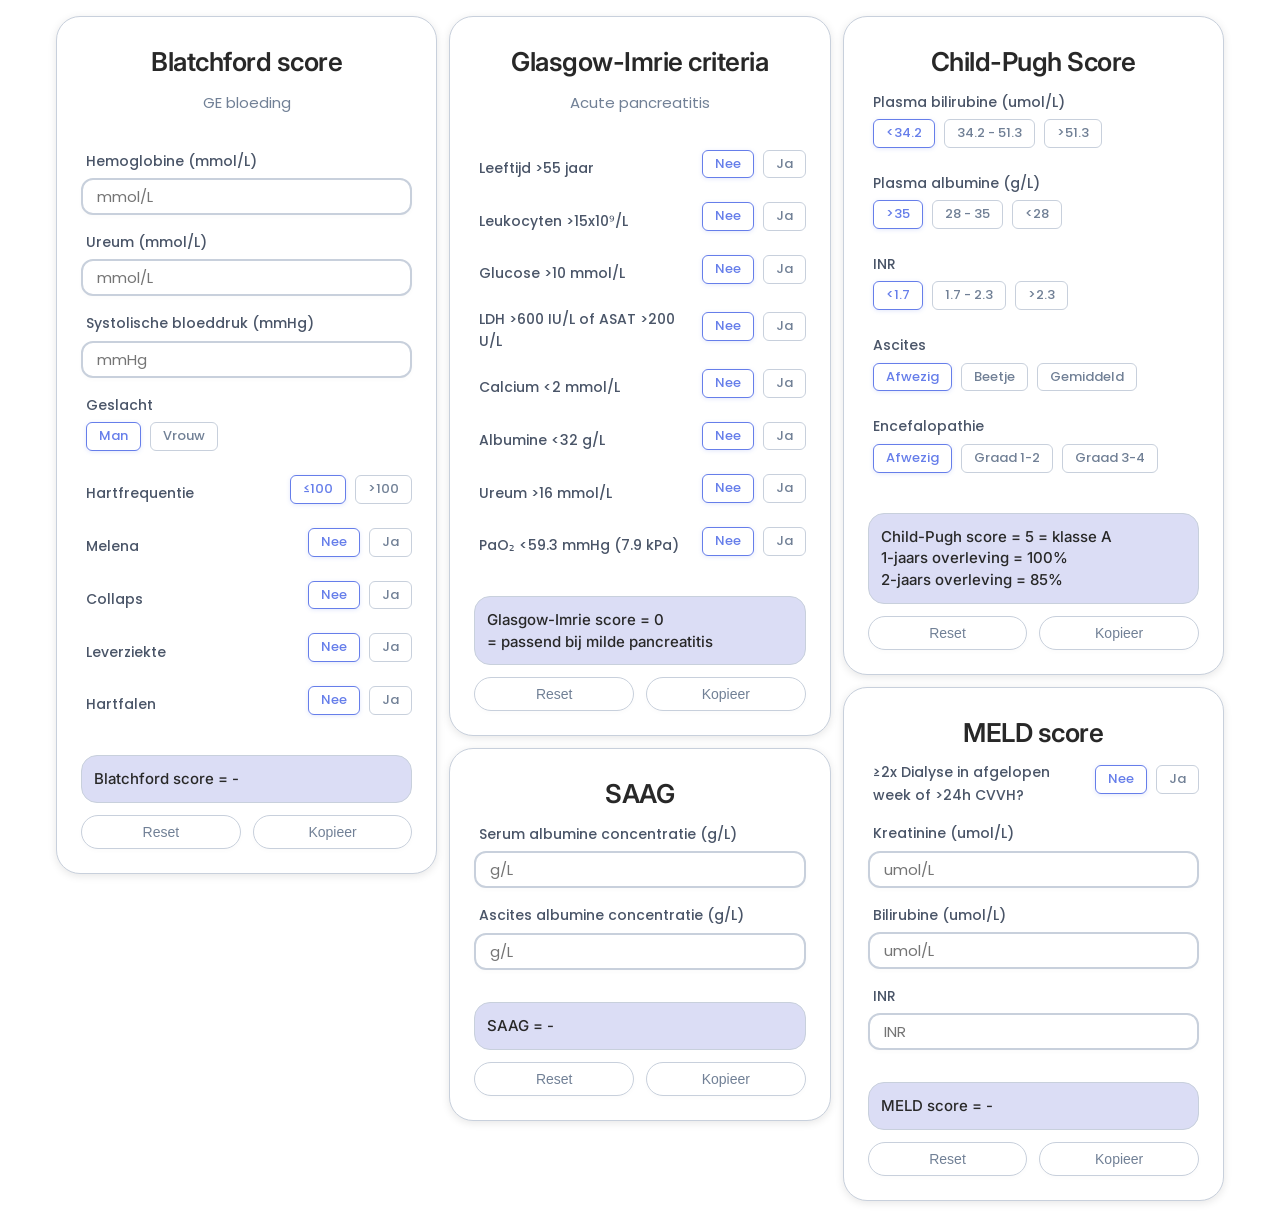
<file: mdl.html>
<!DOCTYPE html>
<html lang="nl">

<head>
    <meta charset="UTF-8">
    <meta name="viewport" content="width=device-width, initial-scale=1.0">
    <title>MDL</title>
    <link rel="preconnect" href="https://fonts.googleapis.com">
    <link rel="preconnect" href="https://fonts.gstatic.com" crossorigin>
    <link
        href="https://fonts.googleapis.com/css2?family=Inter:wght@400;600;700&family=Poppins:wght@400;500;600;700&display=swap"
        rel="stylesheet">
    <link rel="stylesheet" href="styles.css">
</head>

<body>
    <div class="wrapper">
        <!-- Blatchford score -->
        <div class="container">
            <h1>Blatchford score</h1>
            <p class="subtitle">GE bloeding</p>

            <form id="bfForm">
                <div class="form-group">
                    <label for="hb_bf">Hemoglobine (mmol/L)</label>
                    <input type="number" id="hb_bf" min="2" max="15" step="0.1" placeholder="mmol/L">
                </div>

                <div class="form-group">
                    <label for="ureum_bf">Ureum (mmol/L)</label>
                    <input type="number" id="ureum_bf" min="0" max="50" step="0.1" placeholder="mmol/L">
                </div>

                <div class="form-group">
                    <label for="sbp_bf">Systolische bloeddruk (mmHg)</label>
                    <input type="number" id="sbp_bf" min="20" max="250" step="1" placeholder="mmHg">
                </div>

                <div class="form-group">
                    <label>Geslacht</label>
                    <div class="radio-group">
                        <label class="radio-label">
                            <input type="radio" name="sex_bf" value="Man" checked>
                            Man
                        </label>
                        <label class="radio-label">
                            <input type="radio" name="sex_bf" value="Vrouw">
                            Vrouw
                        </label>
                    </div>
                </div>

                <div class="form-group">
                    <label>Hartfrequentie</label>
                    <div class="radio-group">
                        <label class="radio-label">
                            <input type="radio" name="hr_bf" value="0" checked>
                            &le;100
                        </label>
                        <label class="radio-label">
                            <input type="radio" name="hr_bf" value="1">
                            &gt;100
                        </label>
                    </div>
                </div>

                <div class="form-group">
                    <label>Melena</label>
                    <div class="radio-group">
                        <label class="radio-label">
                            <input type="radio" name="melena_bf" value="0" checked>
                            Nee
                        </label>
                        <label class="radio-label">
                            <input type="radio" name="melena_bf" value="1">
                            Ja
                        </label>
                    </div>
                </div>

                <div class="form-group">
                    <label>Collaps</label>
                    <div class="radio-group">
                        <label class="radio-label">
                            <input type="radio" name="collaps_bf" value="0" checked>
                            Nee
                        </label>
                        <label class="radio-label">
                            <input type="radio" name="collaps_bf" value="2">
                            Ja
                        </label>
                    </div>
                </div>

                <div class="form-group">
                    <label>Leverziekte</label>
                    <div class="radio-group">
                        <label class="radio-label">
                            <input type="radio" name="liver_bf" value="0" checked>
                            Nee
                        </label>
                        <label class="radio-label">
                            <input type="radio" name="liver_bf" value="2">
                            Ja
                        </label>
                    </div>
                </div>

                <div class="form-group">
                    <label>Hartfalen</label>
                    <div class="radio-group">
                        <label class="radio-label">
                            <input type="radio" name="hf_bf" value="0" checked>
                            Nee
                        </label>
                        <label class="radio-label">
                            <input type="radio" name="hf_bf" value="2">
                            Ja
                        </label>
                    </div>
                </div>
            </form>

            <div class="results show" id="bfResults">
                <div class="result-item">
                    <div class="result-value">
                        <span id="bfScore">Blatchford score = -</span>
                    </div>
                </div>
            </div>
            <div class="button-container">
                <button type="button" id="resetButtonBf" class="reset-button">Reset</button>
                <button type="button" id="copyButtonBf" class="copy-button"
                    title="Kopieer naar klembord">Kopieer</button>
            </div>
        </div>

        <!-- Glasgow-Imrie criteria -->
        <div class="container">
            <h1>Glasgow-Imrie criteria</h1>
            <p class="subtitle">Acute pancreatitis</p>

            <form id="imrieForm">
                <div class="form-group">
                    <label>Leeftijd &gt;55 jaar</label>
                    <div class="radio-group">
                        <label class="radio-label">
                            <input type="radio" name="age_imrie" value="0" checked>
                            Nee
                        </label>
                        <label class="radio-label">
                            <input type="radio" name="age_imrie" value="1">
                            Ja
                        </label>
                    </div>
                </div>

                <div class="form-group">
                    <label>Leukocyten &gt;15x10&#x2079;/L</label>
                    <div class="radio-group">
                        <label class="radio-label">
                            <input type="radio" name="wbc_imrie" value="0" checked>
                            Nee
                        </label>
                        <label class="radio-label">
                            <input type="radio" name="wbc_imrie" value="1">
                            Ja
                        </label>
                    </div>
                </div>

                <div class="form-group">
                    <label>Glucose &gt;10 mmol/L</label>
                    <div class="radio-group">
                        <label class="radio-label">
                            <input type="radio" name="glucose_imrie" value="0" checked>
                            Nee
                        </label>
                        <label class="radio-label">
                            <input type="radio" name="glucose_imrie" value="1">
                            Ja
                        </label>
                    </div>
                </div>

                <div class="form-group">
                    <label>LDH &gt;600 IU/L of ASAT &gt;200 U/L</label>
                    <div class="radio-group">
                        <label class="radio-label">
                            <input type="radio" name="ldh_imrie" value="0" checked>
                            Nee
                        </label>
                        <label class="radio-label">
                            <input type="radio" name="ldh_imrie" value="1">
                            Ja
                        </label>
                    </div>
                </div>

                <div class="form-group">
                    <label>Calcium &lt;2 mmol/L</label>
                    <div class="radio-group">
                        <label class="radio-label">
                            <input type="radio" name="calcium_imrie" value="0" checked>
                            Nee
                        </label>
                        <label class="radio-label">
                            <input type="radio" name="calcium_imrie" value="1">
                            Ja
                        </label>
                    </div>
                </div>

                <div class="form-group">
                    <label>Albumine &lt;32 g/L</label>
                    <div class="radio-group">
                        <label class="radio-label">
                            <input type="radio" name="albumin_imrie" value="0" checked>
                            Nee
                        </label>
                        <label class="radio-label">
                            <input type="radio" name="albumin_imrie" value="1">
                            Ja
                        </label>
                    </div>
                </div>

                <div class="form-group">
                    <label>Ureum &gt;16 mmol/L</label>
                    <div class="radio-group">
                        <label class="radio-label">
                            <input type="radio" name="ureum_imrie" value="0" checked>
                            Nee
                        </label>
                        <label class="radio-label">
                            <input type="radio" name="ureum_imrie" value="1">
                            Ja
                        </label>
                    </div>
                </div>

                <div class="form-group">
                    <label>PaO&#x2082; &lt;59.3 mmHg (7.9 kPa)</label>
                    <div class="radio-group">
                        <label class="radio-label">
                            <input type="radio" name="po2_imrie" value="0" checked>
                            Nee
                        </label>
                        <label class="radio-label">
                            <input type="radio" name="po2_imrie" value="1">
                            Ja
                        </label>
                    </div>
                </div>
            </form>

            <div class="results show" id="imrieResults">
                <div class="result-item">
                    <div class="result-value">
                        <span id="imrieScore">Glasgow-Imrie score = 0
= passend bij milde pancreatitis</span>
                    </div>
                </div>
            </div>
            <div class="button-container">
                <button type="button" id="resetButtonImrie" class="reset-button">Reset</button>
                <button type="button" id="copyButtonImrie" class="copy-button"
                    title="Kopieer naar klembord">Kopieer</button>
            </div>
        </div>

        <!-- SAAG -->
        <div class="container">
            <h1>SAAG</h1>

            <form id="saagForm">
                <div class="form-group">
                    <label for="alb_serum">Serum albumine concentratie (g/L)</label>
                    <input type="number" id="alb_serum" min="0" step="0.1" placeholder="g/L">
                </div>

                <div class="form-group">
                    <label for="alb_ascites">Ascites albumine concentratie (g/L)</label>
                    <input type="number" id="alb_ascites" min="0" step="0.1" placeholder="g/L">
                </div>
            </form>

            <div class="results show" id="saagResults">
                <div class="result-item">
                    <div class="result-value">
                        <span id="saagScore">SAAG = -</span>
                    </div>
                </div>
            </div>
            <div class="button-container">
                <button type="button" id="resetButtonSaag" class="reset-button">Reset</button>
                <button type="button" id="copyButtonSaag" class="copy-button"
                    title="Kopieer naar klembord">Kopieer</button>
            </div>
        </div>

        <!-- Child-Pugh Score -->
        <div class="container">
            <h1>Child-Pugh Score</h1>

            <form id="cpForm">
                <div class="form-group">
                    <label>Plasma bilirubine (umol/L)</label>
                    <div class="radio-group">
                        <label class="radio-label">
                            <input type="radio" name="bili_cp" value="1" checked>
                            &lt;34.2
                        </label>
                        <label class="radio-label">
                            <input type="radio" name="bili_cp" value="2">
                            34.2 - 51.3
                        </label>
                        <label class="radio-label">
                            <input type="radio" name="bili_cp" value="3">
                            &gt;51.3
                        </label>
                    </div>
                </div>

                <div class="form-group">
                    <label>Plasma albumine (g/L)</label>
                    <div class="radio-group">
                        <label class="radio-label">
                            <input type="radio" name="albumine_cp" value="1" checked>
                            &gt;35
                        </label>
                        <label class="radio-label">
                            <input type="radio" name="albumine_cp" value="2">
                            28 - 35
                        </label>
                        <label class="radio-label">
                            <input type="radio" name="albumine_cp" value="3">
                            &lt;28
                        </label>
                    </div>
                </div>

                <div class="form-group">
                    <label>INR</label>
                    <div class="radio-group">
                        <label class="radio-label">
                            <input type="radio" name="inr_cp" value="1" checked>
                            &lt;1.7
                        </label>
                        <label class="radio-label">
                            <input type="radio" name="inr_cp" value="2">
                            1.7 - 2.3
                        </label>
                        <label class="radio-label">
                            <input type="radio" name="inr_cp" value="3">
                            &gt;2.3
                        </label>
                    </div>
                </div>

                <div class="form-group">
                    <label>Ascites</label>
                    <div class="radio-group">
                        <label class="radio-label">
                            <input type="radio" name="ascites_cp" value="1" checked>
                            Afwezig
                        </label>
                        <label class="radio-label">
                            <input type="radio" name="ascites_cp" value="2">
                            Beetje
                        </label>
                        <label class="radio-label">
                            <input type="radio" name="ascites_cp" value="3">
                            Gemiddeld
                        </label>
                    </div>
                </div>

                <div class="form-group">
                    <label>Encefalopathie</label>
                    <div class="radio-group">
                        <label class="radio-label">
                            <input type="radio" name="encefa_cp" value="1" checked>
                            Afwezig
                        </label>
                        <label class="radio-label">
                            <input type="radio" name="encefa_cp" value="2">
                            Graad 1-2
                        </label>
                        <label class="radio-label">
                            <input type="radio" name="encefa_cp" value="3">
                            Graad 3-4
                        </label>
                    </div>
                </div>
            </form>

            <div class="results show" id="cpResults">
                <div class="result-item">
                    <div class="result-value">
                        <span id="cpScore">Child-Pugh score = -</span>
                    </div>
                </div>
            </div>
            <div class="button-container">
                <button type="button" id="resetButtonCp" class="reset-button">Reset</button>
                <button type="button" id="copyButtonCp" class="copy-button"
                    title="Kopieer naar klembord">Kopieer</button>
            </div>
        </div>

        <!-- MELD score -->
        <div class="container">
            <h1>MELD score</h1>

            <form id="meldForm">
                <div class="form-group">
                    <label>&ge;2x Dialyse in afgelopen week of &gt;24h CVVH?</label>
                    <div class="radio-group">
                        <label class="radio-label">
                            <input type="radio" name="dialyse_meld" value="0" checked>
                            Nee
                        </label>
                        <label class="radio-label">
                            <input type="radio" name="dialyse_meld" value="1">
                            Ja
                        </label>
                    </div>
                </div>

                <div class="form-group">
                    <label for="kreat_meld">Kreatinine (umol/L)</label>
                    <input type="number" id="kreat_meld" min="0" step="1" placeholder="umol/L">
                </div>

                <div class="form-group">
                    <label for="bili_meld">Bilirubine (umol/L)</label>
                    <input type="number" id="bili_meld" min="0" step="1" placeholder="umol/L">
                </div>

                <div class="form-group">
                    <label for="inr_meld">INR</label>
                    <input type="number" id="inr_meld" min="0" step="0.1" placeholder="INR">
                </div>
            </form>

            <div class="results show" id="meldResults">
                <div class="result-item">
                    <div class="result-value">
                        <span id="meldScore">MELD score = -</span>
                    </div>
                </div>
            </div>
            <div class="button-container">
                <button type="button" id="resetButtonMeld" class="reset-button">Reset</button>
                <button type="button" id="copyButtonMeld" class="copy-button"
                    title="Kopieer naar klembord">Kopieer</button>
            </div>
        </div>
    </div>

    <script src="shared.js"></script>
    <script>
        // ============================================================
        // Blatchford score Calculator
        // ============================================================
        let currentBfText = '';

        function calculateBF() {
            const hb = parseFloat(document.getElementById('hb_bf').value);
            const ureum = parseFloat(document.getElementById('ureum_bf').value);
            const sbp = parseFloat(document.getElementById('sbp_bf').value);
            const sex = document.querySelector('input[name="sex_bf"]:checked').value;
            const hr = parseInt(document.querySelector('input[name="hr_bf"]:checked').value);
            const melena = parseInt(document.querySelector('input[name="melena_bf"]:checked').value);
            const collaps = parseInt(document.querySelector('input[name="collaps_bf"]:checked').value);
            const liver = parseInt(document.querySelector('input[name="liver_bf"]:checked').value);
            const hf = parseInt(document.querySelector('input[name="hf_bf"]:checked').value);

            if (isNaN(hb) || isNaN(ureum) || isNaN(sbp)) {
                currentBfText = 'Blatchford score = -';
                document.getElementById('bfScore').textContent = currentBfText;
                return;
            }

            // Ureum score
            let ureumScore;
            if (ureum >= 25) ureumScore = 6;
            else if (ureum >= 10) ureumScore = 4;
            else if (ureum >= 8) ureumScore = 3;
            else if (ureum >= 6.5) ureumScore = 2;
            else ureumScore = 0;

            // Hb score
            let hbScore;
            if (sex === 'Man') {
                if (hb < 6.2) hbScore = 6;
                else if (hb < 7.5) hbScore = 3;
                else if (hb >= 7.5 && hb <= 8) hbScore = 1;
                else hbScore = 0;
            } else {
                if (hb < 6.2) hbScore = 6;
                else if (hb < 7.5) hbScore = 1;
                else hbScore = 0;
            }

            // SBP score
            let sbpScore;
            if (sbp < 90) sbpScore = 3;
            else if (sbp < 100) sbpScore = 2;
            else if (sbp < 110) sbpScore = 1;
            else sbpScore = 0;

            const score = ureumScore + hbScore + sbpScore + hr + melena + collaps + liver + hf;
            const risk = score < 2 ? 'laag risico' : 'hoog risico';

            currentBfText = `Blatchford score = ${score}\n= ${risk}`;
            document.getElementById('bfScore').textContent = currentBfText;
        }

        const bfRadios = 'input[name="sex_bf"], input[name="hr_bf"], input[name="melena_bf"], input[name="collaps_bf"], input[name="liver_bf"], input[name="hf_bf"]';

        document.getElementById('hb_bf').addEventListener('input', calculateBF);
        document.getElementById('ureum_bf').addEventListener('input', calculateBF);
        document.getElementById('sbp_bf').addEventListener('input', calculateBF);
        document.querySelectorAll(bfRadios).forEach(radio => {
            radio.addEventListener('change', calculateBF);
        });

        setupCopy('copyButtonBf', () => currentBfText);

        document.getElementById('resetButtonBf').addEventListener('click', function () {
            document.getElementById('hb_bf').value = '';
            document.getElementById('ureum_bf').value = '';
            document.getElementById('sbp_bf').value = '';
            document.querySelectorAll(bfRadios).forEach(radio => {
                if (radio.value === "0" || radio.value === "Man") radio.checked = true;
            });
            calculateBF();
            showButtonFeedback(this, 'reset-done');
        });

        calculateBF();

        // ============================================================
        // Glasgow-Imrie criteria Calculator
        // ============================================================
        let currentImrieText = '';

        function calculateImrie() {
            const age = parseInt(document.querySelector('input[name="age_imrie"]:checked').value);
            const wbc = parseInt(document.querySelector('input[name="wbc_imrie"]:checked').value);
            const glucose = parseInt(document.querySelector('input[name="glucose_imrie"]:checked').value);
            const ldh = parseInt(document.querySelector('input[name="ldh_imrie"]:checked').value);
            const calcium = parseInt(document.querySelector('input[name="calcium_imrie"]:checked').value);
            const albumin = parseInt(document.querySelector('input[name="albumin_imrie"]:checked').value);
            const ureum = parseInt(document.querySelector('input[name="ureum_imrie"]:checked').value);
            const po2 = parseInt(document.querySelector('input[name="po2_imrie"]:checked').value);

            const score = age + wbc + glucose + ldh + calcium + albumin + ureum + po2;
            const risk = score > 2 ? 'passend bij ernstige pancreatitis' : 'passend bij milde pancreatitis';

            currentImrieText = `Glasgow-Imrie score = ${score}\n= ${risk}`;
            document.getElementById('imrieScore').textContent = currentImrieText;
        }

        const imrieRadios = 'input[name="age_imrie"], input[name="wbc_imrie"], input[name="glucose_imrie"], input[name="ldh_imrie"], input[name="calcium_imrie"], input[name="albumin_imrie"], input[name="ureum_imrie"], input[name="po2_imrie"]';

        document.querySelectorAll(imrieRadios).forEach(radio => {
            radio.addEventListener('change', calculateImrie);
        });

        setupCopy('copyButtonImrie', () => currentImrieText);

        document.getElementById('resetButtonImrie').addEventListener('click', function () {
            document.querySelectorAll(imrieRadios).forEach(radio => {
                if (radio.value === "0") radio.checked = true;
            });
            calculateImrie();
            showButtonFeedback(this, 'reset-done');
        });

        calculateImrie();

        // ============================================================
        // SAAG Calculator
        // ============================================================
        let currentSaagText = '';

        function calculateSAAG() {
            const albSerum = parseFloat(document.getElementById('alb_serum').value);
            const albAscites = parseFloat(document.getElementById('alb_ascites').value);

            if (isNaN(albSerum) || isNaN(albAscites)) {
                currentSaagText = 'SAAG = -';
                document.getElementById('saagScore').textContent = currentSaagText;
                return;
            }

            const saag = albSerum - albAscites;
            const conclusie = saag >= 11 ? 'passend bij transudaat' : 'passend bij exsudaat';

            currentSaagText = `SAAG = ${saag.toFixed(1)} g/L\n= ${conclusie}`;
            document.getElementById('saagScore').textContent = currentSaagText;
        }

        document.getElementById('alb_serum').addEventListener('input', calculateSAAG);
        document.getElementById('alb_ascites').addEventListener('input', calculateSAAG);

        setupCopy('copyButtonSaag', () => currentSaagText);

        document.getElementById('resetButtonSaag').addEventListener('click', function () {
            document.getElementById('alb_serum').value = '';
            document.getElementById('alb_ascites').value = '';
            calculateSAAG();
            showButtonFeedback(this, 'reset-done');
        });

        calculateSAAG();

        // ============================================================
        // Child-Pugh Score Calculator
        // ============================================================
        let currentCpText = '';

        function calculateCP() {
            const bili = parseInt(document.querySelector('input[name="bili_cp"]:checked').value);
            const albumine = parseInt(document.querySelector('input[name="albumine_cp"]:checked').value);
            const inr = parseInt(document.querySelector('input[name="inr_cp"]:checked').value);
            const ascites = parseInt(document.querySelector('input[name="ascites_cp"]:checked').value);
            const encefa = parseInt(document.querySelector('input[name="encefa_cp"]:checked').value);

            const score = bili + albumine + inr + ascites + encefa;

            let cp;
            if (score <= 6) cp = 'A';
            else if (score <= 9) cp = 'B';
            else cp = 'C';

            let surv1;
            if (score <= 6) surv1 = 100;
            else if (score <= 9) surv1 = 80;
            else surv1 = 45;

            let surv2;
            if (score <= 6) surv2 = 85;
            else if (score <= 9) surv2 = 60;
            else surv2 = 35;

            currentCpText = `Child-Pugh score = ${score} = klasse ${cp}\n1-jaars overleving = ${surv1}%\n2-jaars overleving = ${surv2}%`;
            document.getElementById('cpScore').textContent = currentCpText;
        }

        const cpRadios = 'input[name="bili_cp"], input[name="albumine_cp"], input[name="inr_cp"], input[name="ascites_cp"], input[name="encefa_cp"]';

        document.querySelectorAll(cpRadios).forEach(radio => {
            radio.addEventListener('change', calculateCP);
        });

        setupCopy('copyButtonCp', () => currentCpText);

        document.getElementById('resetButtonCp').addEventListener('click', function () {
            document.querySelectorAll(cpRadios).forEach(radio => {
                if (radio.value === "1") radio.checked = true;
            });
            calculateCP();
            showButtonFeedback(this, 'reset-done');
        });

        calculateCP();

        // ============================================================
        // MELD score Calculator
        // ============================================================
        let currentMeldText = '';

        function calculateMELD() {
            const dialyse = parseInt(document.querySelector('input[name="dialyse_meld"]:checked').value);
            const kreatRaw = parseFloat(document.getElementById('kreat_meld').value);
            const biliRaw = parseFloat(document.getElementById('bili_meld').value);
            const inrRaw = parseFloat(document.getElementById('inr_meld').value);

            if (isNaN(kreatRaw) || isNaN(biliRaw) || isNaN(inrRaw)) {
                currentMeldText = 'MELD score = -';
                document.getElementById('meldScore').textContent = currentMeldText;
                return;
            }

            // Kreatinine: umol/L naar mg/dL (delen door 88.42), cap at 4, floor at 1, dialyse = 4
            let kreat;
            if (dialyse === 1) {
                kreat = 4.0;
            } else {
                kreat = kreatRaw / 88.42;
                if (kreat > 4) kreat = 4.0;
                if (kreat < 1) kreat = 1.0;
            }

            // Bilirubine: umol/L naar mg/dL (delen door 17.1), floor at 1
            let bili = biliRaw / 17.1;
            if (bili < 1.0) bili = 1.0;

            // INR: floor at 1
            let inr = inrRaw;
            if (inr < 1.0) inr = 1.0;

            const meld = Math.round(((0.957 * Math.log(kreat)) + (0.378 * Math.log(bili)) + (1.120 * Math.log(inr)) + 0.643) * 10);

            let mort;
            if (meld <= 9) mort = 1.9;
            else if (meld <= 19) mort = 6.0;
            else if (meld <= 29) mort = 19.6;
            else if (meld <= 39) mort = 52.6;
            else mort = 71.3;

            currentMeldText = `MELD score = ${meld}\n3-maanden mortaliteit = ${mort.toFixed(1)}%`;
            document.getElementById('meldScore').textContent = currentMeldText;
        }

        document.getElementById('kreat_meld').addEventListener('input', calculateMELD);
        document.getElementById('bili_meld').addEventListener('input', calculateMELD);
        document.getElementById('inr_meld').addEventListener('input', calculateMELD);
        document.querySelectorAll('input[name="dialyse_meld"]').forEach(radio => {
            radio.addEventListener('change', calculateMELD);
        });

        setupCopy('copyButtonMeld', () => currentMeldText);

        document.getElementById('resetButtonMeld').addEventListener('click', function () {
            document.getElementById('kreat_meld').value = '';
            document.getElementById('bili_meld').value = '';
            document.getElementById('inr_meld').value = '';
            document.querySelectorAll('input[name="dialyse_meld"]').forEach(radio => {
                if (radio.value === "0") radio.checked = true;
            });
            calculateMELD();
            showButtonFeedback(this, 'reset-done');
        });

        calculateMELD();
    </script>
</body>

</html>
</file>
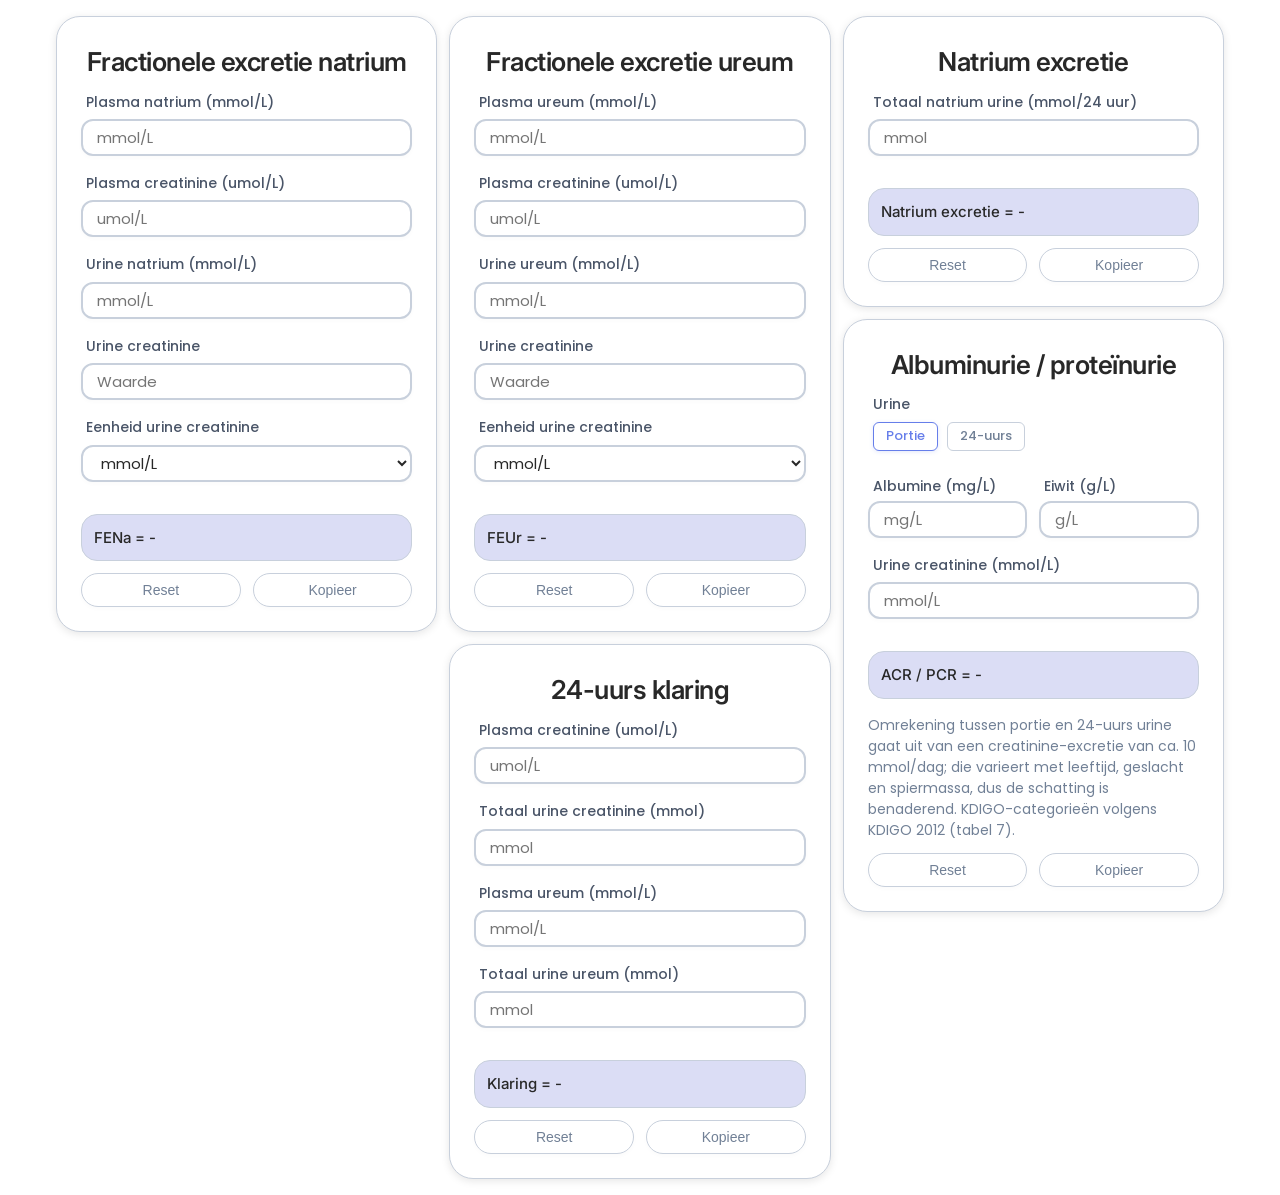
<file: nefro.html>
<!DOCTYPE html>
<html lang="nl">

<head>
    <meta charset="UTF-8">
    <meta name="viewport" content="width=device-width, initial-scale=1.0">
    <title>Nefrologie</title>
    <link rel="preconnect" href="https://fonts.googleapis.com">
    <link rel="preconnect" href="https://fonts.gstatic.com" crossorigin>
    <link
        href="https://fonts.googleapis.com/css2?family=Inter:wght@400;600;700&family=Poppins:wght@400;500;600;700&display=swap"
        rel="stylesheet">
    <link rel="stylesheet" href="styles.css">
</head>

<body>
    <div class="wrapper">
        <!-- Fractionele excretie natrium -->
        <div class="container">
            <h1>Fractionele excretie natrium</h1>

            <form id="fenForm">
                <div class="form-group">
                    <label for="natrium_p_fen">Plasma natrium (mmol/L)</label>
                    <input type="number" id="natrium_p_fen" min="90" max="180" step="1" placeholder="mmol/L">
                </div>

                <div class="form-group">
                    <label for="creat_p_fen">Plasma creatinine (umol/L)</label>
                    <input type="number" id="creat_p_fen" min="0" max="1500" step="1" placeholder="umol/L">
                </div>

                <div class="form-group">
                    <label for="natrium_u_fen">Urine natrium (mmol/L)</label>
                    <input type="number" id="natrium_u_fen" min="0" step="1" placeholder="mmol/L">
                </div>

                <div class="form-group">
                    <label for="creat_u_fen">Urine creatinine</label>
                    <input type="number" id="creat_u_fen" min="0" step="0.1" placeholder="Waarde">
                </div>

                <div class="form-group">
                    <label for="unit_u_fen">Eenheid urine creatinine</label>
                    <select id="unit_u_fen">
                        <option value="1" selected>mmol/L</option>
                        <option value="1000">umol/L</option>
                    </select>
                </div>
            </form>

            <div class="results show" id="fenResults">
                <div class="result-item">
                    <div class="result-value">
                        <span id="fenScore">FENa = -</span>
                    </div>
                </div>
            </div>
            <div class="button-container">
                <button type="button" id="resetButtonFen" class="reset-button">Reset</button>
                <button type="button" id="copyButtonFen" class="copy-button"
                    title="Kopieer naar klembord">Kopieer</button>
            </div>
        </div>

        <!-- Fractionele excretie ureum -->
        <div class="container">
            <h1>Fractionele excretie ureum</h1>

            <form id="feuForm">
                <div class="form-group">
                    <label for="ureum_p_feu">Plasma ureum (mmol/L)</label>
                    <input type="number" id="ureum_p_feu" min="0" max="180" step="0.1" placeholder="mmol/L">
                </div>

                <div class="form-group">
                    <label for="creat_p_feu">Plasma creatinine (umol/L)</label>
                    <input type="number" id="creat_p_feu" min="0" max="1500" step="1" placeholder="umol/L">
                </div>

                <div class="form-group">
                    <label for="ureum_u_feu">Urine ureum (mmol/L)</label>
                    <input type="number" id="ureum_u_feu" min="0" step="1" placeholder="mmol/L">
                </div>

                <div class="form-group">
                    <label for="creat_u_feu">Urine creatinine</label>
                    <input type="number" id="creat_u_feu" min="0" step="0.1" placeholder="Waarde">
                </div>

                <div class="form-group">
                    <label for="unit_u_feu">Eenheid urine creatinine</label>
                    <select id="unit_u_feu">
                        <option value="1" selected>mmol/L</option>
                        <option value="1000">umol/L</option>
                    </select>
                </div>
            </form>

            <div class="results show" id="feuResults">
                <div class="result-item">
                    <div class="result-value">
                        <span id="feuScore">FEUr = -</span>
                    </div>
                </div>
            </div>
            <div class="button-container">
                <button type="button" id="resetButtonFeu" class="reset-button">Reset</button>
                <button type="button" id="copyButtonFeu" class="copy-button"
                    title="Kopieer naar klembord">Kopieer</button>
            </div>
        </div>

        <!-- 24-uurs klaring -->
        <div class="container">
            <h1>24-uurs klaring</h1>

            <form id="clearanceForm">
                <div class="form-group">
                    <label for="kreat_plasma">Plasma creatinine (umol/L)</label>
                    <input type="number" id="kreat_plasma" min="0" max="1500" step="1" placeholder="umol/L">
                </div>

                <div class="form-group">
                    <label for="kreat_urine">Totaal urine creatinine (mmol)</label>
                    <input type="number" id="kreat_urine" min="0" step="0.1" placeholder="mmol">
                </div>

                <div class="form-group">
                    <label for="ureum_plasma">Plasma ureum (mmol/L)</label>
                    <input type="number" id="ureum_plasma" min="0" max="1500" step="0.1" placeholder="mmol/L">
                </div>

                <div class="form-group">
                    <label for="ureum_urine">Totaal urine ureum (mmol)</label>
                    <input type="number" id="ureum_urine" min="0" step="0.1" placeholder="mmol">
                </div>
            </form>

            <div class="results show" id="clearanceResults">
                <div class="result-item">
                    <div class="result-value">
                        <span id="clearanceScore">Klaring = -</span>
                    </div>
                </div>
            </div>
            <div class="button-container">
                <button type="button" id="resetButtonClearance" class="reset-button">Reset</button>
                <button type="button" id="copyButtonClearance" class="copy-button"
                    title="Kopieer naar klembord">Kopieer</button>
            </div>
        </div>

        <!-- Natrium excretie -->
        <div class="container">
            <h1>Natrium excretie</h1>

            <form id="naclForm">
                <div class="form-group">
                    <label for="na_nacl">Totaal natrium urine (mmol/24 uur)</label>
                    <input type="number" id="na_nacl" min="0" step="1" placeholder="mmol">
                </div>
            </form>

            <div class="results show" id="naclResults">
                <div class="result-item">
                    <div class="result-value">
                        <span id="naclScore">Natrium excretie = -</span>
                    </div>
                </div>
            </div>
            <div class="button-container">
                <button type="button" id="resetButtonNacl" class="reset-button">Reset</button>
                <button type="button" id="copyButtonNacl" class="copy-button"
                    title="Kopieer naar klembord">Kopieer</button>
            </div>
        </div>
        <!-- Albuminurie / proteinurie -->
        <div class="container">
            <h1>Albuminurie / proteïnurie</h1>

            <form id="protForm">
                <div class="form-group">
                    <label>Urine</label>
                    <div class="radio-group">
                        <label class="radio-label">
                            <input type="radio" name="collectie_prot" value="portie" checked>
                            Portie
                        </label>
                        <label class="radio-label">
                            <input type="radio" name="collectie_prot" value="24uur">
                            24-uurs
                        </label>
                    </div>
                </div>

                <div id="portieFieldsProt">
                    <div class="inline-fields">
                        <div class="form-group form-group-stack">
                            <label for="alb_portie_prot">Albumine (mg/L)</label>
                            <input type="number" id="alb_portie_prot" min="0" step="0.1"
                                placeholder="mg/L">
                        </div>
                        <div class="form-group form-group-stack">
                            <label for="eiwit_portie_prot">Eiwit (g/L)</label>
                            <input type="number" id="eiwit_portie_prot" min="0" step="0.01"
                                placeholder="g/L">
                        </div>
                    </div>

                    <div class="form-group">
                        <label for="creat_u_prot">Urine creatinine (mmol/L)</label>
                        <input type="number" id="creat_u_prot" min="0" step="0.1"
                            placeholder="mmol/L">
                    </div>
                </div>

                <div id="totaalFieldsProt" class="hidden">
                    <div class="inline-fields">
                        <div class="form-group form-group-stack">
                            <label for="alb_totaal_prot">Albumine (mg/24 uur)</label>
                            <input type="number" id="alb_totaal_prot" min="0" step="1"
                                placeholder="mg/24 uur">
                        </div>
                        <div class="form-group form-group-stack">
                            <label for="eiwit_totaal_prot">Eiwit (g/24 uur)</label>
                            <input type="number" id="eiwit_totaal_prot" min="0" step="0.01"
                                placeholder="g/24 uur">
                        </div>
                    </div>
                </div>
            </form>

            <div class="results show" id="protResults">
                <div class="result-item">
                    <div class="result-value">
                        <span id="protScore">ACR / PCR = -</span>
                    </div>
                </div>
            </div>
            <p class="info-note">Omrekening tussen portie en 24-uurs urine gaat uit van een creatinine-excretie van
                ca. 10 mmol/dag; die varieert met leeftijd, geslacht en spiermassa, dus de schatting is
                benaderend. KDIGO-categorieën volgens KDIGO 2012 (tabel 7).</p>
            <div class="button-container">
                <button type="button" id="resetButtonProt" class="reset-button">Reset</button>
                <button type="button" id="copyButtonProt" class="copy-button"
                    title="Kopieer naar klembord">Kopieer</button>
            </div>
        </div>
    </div>

    <script src="shared.js"></script>
    <script>
        // ============================================================
        // Fractionele excretie natrium (FENa)
        // ============================================================
        let currentFenText = '';

        function calculateFEN() {
            const natriumP = parseFloat(document.getElementById('natrium_p_fen').value);
            const creatP = parseFloat(document.getElementById('creat_p_fen').value);
            const natriumU = parseFloat(document.getElementById('natrium_u_fen').value);
            const creatURaw = parseFloat(document.getElementById('creat_u_fen').value);
            const unitU = parseFloat(document.getElementById('unit_u_fen').value);

            if (isNaN(natriumP) || isNaN(creatP) || isNaN(natriumU) || isNaN(creatURaw)) {
                currentFenText = 'FENa = -';
                document.getElementById('fenScore').textContent = currentFenText;
                return;
            }

            // Converteer urine creatinine naar mmol/L
            const creatU = creatURaw / unitU;
            const fena = 100 * (creatP * natriumU) / (natriumP * creatU * 1000);
            const result = fena < 1 ? 'Pre-renale oorzaak waarschijnlijk' : 'Geen differentiatie mogelijk';

            currentFenText = `FENa = ${fena.toFixed(2)}%\n= ${result}`;
            document.getElementById('fenScore').textContent = currentFenText;
        }

        document.getElementById('natrium_p_fen').addEventListener('input', calculateFEN);
        document.getElementById('creat_p_fen').addEventListener('input', calculateFEN);
        document.getElementById('natrium_u_fen').addEventListener('input', calculateFEN);
        document.getElementById('creat_u_fen').addEventListener('input', calculateFEN);
        document.getElementById('unit_u_fen').addEventListener('change', calculateFEN);

        setupCopy('copyButtonFen', () => currentFenText);

        document.getElementById('resetButtonFen').addEventListener('click', function () {
            document.getElementById('natrium_p_fen').value = '';
            document.getElementById('creat_p_fen').value = '';
            document.getElementById('natrium_u_fen').value = '';
            document.getElementById('creat_u_fen').value = '';
            document.getElementById('unit_u_fen').selectedIndex = 0;
            calculateFEN();
            showButtonFeedback(this, 'reset-done');
        });

        calculateFEN();

        // ============================================================
        // Fractionele excretie ureum (FEUr)
        // ============================================================
        let currentFeuText = '';

        function calculateFEU() {
            const ureumP = parseFloat(document.getElementById('ureum_p_feu').value);
            const creatP = parseFloat(document.getElementById('creat_p_feu').value);
            const ureumU = parseFloat(document.getElementById('ureum_u_feu').value);
            const creatURaw = parseFloat(document.getElementById('creat_u_feu').value);
            const unitU = parseFloat(document.getElementById('unit_u_feu').value);

            if (isNaN(ureumP) || isNaN(creatP) || isNaN(ureumU) || isNaN(creatURaw)) {
                currentFeuText = 'FEUr = -';
                document.getElementById('feuScore').textContent = currentFeuText;
                return;
            }

            const creatU = creatURaw / unitU;
            const feu = 100 * (creatP * ureumU) / (ureumP * creatU * 1000);
            const result = feu < 35 ? 'Pre-renale oorzaak waarschijnlijk' : 'Geen differentiatie mogelijk';

            currentFeuText = `FEUr = ${feu.toFixed(1)}%\n= ${result}`;
            document.getElementById('feuScore').textContent = currentFeuText;
        }

        document.getElementById('ureum_p_feu').addEventListener('input', calculateFEU);
        document.getElementById('creat_p_feu').addEventListener('input', calculateFEU);
        document.getElementById('ureum_u_feu').addEventListener('input', calculateFEU);
        document.getElementById('creat_u_feu').addEventListener('input', calculateFEU);
        document.getElementById('unit_u_feu').addEventListener('change', calculateFEU);

        setupCopy('copyButtonFeu', () => currentFeuText);

        document.getElementById('resetButtonFeu').addEventListener('click', function () {
            document.getElementById('ureum_p_feu').value = '';
            document.getElementById('creat_p_feu').value = '';
            document.getElementById('ureum_u_feu').value = '';
            document.getElementById('creat_u_feu').value = '';
            document.getElementById('unit_u_feu').selectedIndex = 0;
            calculateFEU();
            showButtonFeedback(this, 'reset-done');
        });

        calculateFEU();

        // ============================================================
        // 24-uurs klaring Calculator
        // ============================================================
        let currentClearanceText = '';

        function calculateClearance() {
            const kreatPlasma = parseFloat(document.getElementById('kreat_plasma').value);
            const kreatUrine = parseFloat(document.getElementById('kreat_urine').value);
            const ureumPlasma = parseFloat(document.getElementById('ureum_plasma').value);
            const ureumUrine = parseFloat(document.getElementById('ureum_urine').value);

            const hasCreat = !isNaN(kreatPlasma) && !isNaN(kreatUrine);
            const hasUreum = !isNaN(ureumPlasma) && !isNaN(ureumUrine);

            if (!hasCreat && !hasUreum) {
                currentClearanceText = 'Klaring = -';
                document.getElementById('clearanceScore').textContent = currentClearanceText;
                return;
            }

            let parts = [];
            let creatClearance = NaN;
            let ureumClearance = NaN;

            if (hasCreat) {
                // kreatUrine in mmol, kreatPlasma in umol/L
                // mmol -> umol = *1000, dan /1000 voor umol->umol = *1000000 / (umol * 1440 min)
                creatClearance = (kreatUrine * 1000000) / (kreatPlasma * 1440);
                parts.push(`Creatinineklaring = ${creatClearance.toFixed(1)} ml/min`);
            }

            if (hasUreum) {
                // ureumUrine in mmol, ureumPlasma in mmol/L
                ureumClearance = (ureumUrine * 1000) / (ureumPlasma * 1440);
                parts.push(`Ureumklaring = ${ureumClearance.toFixed(1)} ml/min`);
            }

            if (hasCreat && hasUreum) {
                const gemiddeld = (creatClearance + ureumClearance) / 2;
                parts.push(`Gemiddelde klaring = ${gemiddeld.toFixed(1)} ml/min`);
            }

            currentClearanceText = parts.join('\n');
            document.getElementById('clearanceScore').textContent = currentClearanceText;
        }

        document.getElementById('kreat_plasma').addEventListener('input', calculateClearance);
        document.getElementById('kreat_urine').addEventListener('input', calculateClearance);
        document.getElementById('ureum_plasma').addEventListener('input', calculateClearance);
        document.getElementById('ureum_urine').addEventListener('input', calculateClearance);

        setupCopy('copyButtonClearance', () => currentClearanceText);

        document.getElementById('resetButtonClearance').addEventListener('click', function () {
            document.getElementById('kreat_plasma').value = '';
            document.getElementById('kreat_urine').value = '';
            document.getElementById('ureum_plasma').value = '';
            document.getElementById('ureum_urine').value = '';
            calculateClearance();
            showButtonFeedback(this, 'reset-done');
        });

        calculateClearance();

        // ============================================================
        // Natrium excretie Calculator
        // ============================================================
        let currentNaclText = '';

        function calculateNaCl() {
            const na = parseFloat(document.getElementById('na_nacl').value);

            if (isNaN(na)) {
                currentNaclText = 'Natrium excretie = -';
                document.getElementById('naclScore').textContent = currentNaclText;
                return;
            }

            // Na in mmol * 22.99 g/mol / 1000 = g Na
            const naG = (na * 22.99) / 1000;
            // NaCl in mmol * 58.44 g/mol / 1000 = g NaCl
            const naclG = (na * 58.44) / 1000;

            currentNaclText = `Excretie Na = ${naG.toFixed(1)} g/24 uur\n= equiv. NaCl = ${naclG.toFixed(1)} g/24 uur`;
            document.getElementById('naclScore').textContent = currentNaclText;
        }

        document.getElementById('na_nacl').addEventListener('input', calculateNaCl);

        setupCopy('copyButtonNacl', () => currentNaclText);

        document.getElementById('resetButtonNacl').addEventListener('click', function () {
            document.getElementById('na_nacl').value = '';
            calculateNaCl();
            showButtonFeedback(this, 'reset-done');
        });

        calculateNaCl();

        // ============================================================
        // Albuminurie / proteinurie (KDIGO)
        // ============================================================
        let currentProtText = '';

        // Grenzen in mg/mmol (ratio) en mg/24 uur (excretie): A1 < laag, A2 laag t/m hoog, A3 > hoog
        const PROT_GRENZEN = {
            albumine: { ratio: [3, 30], excretie: [30, 300] },
            eiwit: { ratio: [15, 50], excretie: [150, 500] }
        };
        const PROT_CATEGORIEEN = {
            A1: 'normaal tot licht verhoogd',
            A2: 'matig verhoogd',
            A3: 'ernstig verhoogd'
        };
        const EXCRETIE_NAAM = { albumine: 'albumine-excretie', eiwit: 'eiwitexcretie' };
        // Aanname: creatinine-excretie ca. 10 mmol/dag
        const CREAT_EXCRETIE_MMOL_DAG = 10;
        // Exacte omrekening mg/mmol creatinine -> mg/g creatinine
        const MG_MMOL_NAAR_MG_G = 1 / 0.113;

        function kdigoCategorie(waarde, grenzen) {
            if (waarde < grenzen[0]) return 'A1';
            if (waarde <= grenzen[1]) return 'A2';
            return 'A3';
        }

        function kdigoRegel(stof, waarde, grenzen) {
            const categorie = kdigoCategorie(waarde, grenzen);
            return `KDIGO ${categorie} (${stof}): ${PROT_CATEGORIEEN[categorie]}`;
        }

        // Eiwitexcretie wordt in g/24 uur weergegeven, albumine in mg/24 uur
        function formatExcretie(stof, mg) {
            return stof === 'eiwit' ? `${(mg / 1000).toFixed(2)} g/24 uur` : `${Math.round(mg)} mg/24 uur`;
        }

        function portieBlok(stof, mgPerL, creatMmolL) {
            const ratio = mgPerL / creatMmolL;
            const ratioNaam = stof === 'albumine' ? 'ACR' : 'PCR';
            return [
                `${ratioNaam} = ${ratio.toFixed(1)} mg/mmol (${Math.round(ratio * MG_MMOL_NAAR_MG_G)} mg/g)`,
                `Geschatte ${EXCRETIE_NAAM[stof]} ≈ ${formatExcretie(stof, ratio * CREAT_EXCRETIE_MMOL_DAG)}`,
                kdigoRegel(stof, ratio, PROT_GRENZEN[stof].ratio)
            ].join('\n');
        }

        function totaalBlok(stof, mgPer24u) {
            const ratioNaam = stof === 'albumine' ? 'ACR' : 'PCR';
            return [
                `${EXCRETIE_NAAM[stof].charAt(0).toUpperCase() + EXCRETIE_NAAM[stof].slice(1)} = ${formatExcretie(stof, mgPer24u)}`,
                `Geschatte ${ratioNaam} ≈ ${(mgPer24u / CREAT_EXCRETIE_MMOL_DAG).toFixed(1)} mg/mmol`,
                kdigoRegel(stof, mgPer24u, PROT_GRENZEN[stof].excretie)
            ].join('\n');
        }

        function calculateProt() {
            const portie = document.querySelector('input[name="collectie_prot"]:checked').value === 'portie';
            document.getElementById('portieFieldsProt').classList.toggle('hidden', !portie);
            document.getElementById('totaalFieldsProt').classList.toggle('hidden', portie);

            const blokken = [];
            if (portie) {
                const albumine = parseFloat(document.getElementById('alb_portie_prot').value);      // mg/L
                const eiwit = parseFloat(document.getElementById('eiwit_portie_prot').value);       // g/L
                const creat = parseFloat(document.getElementById('creat_u_prot').value);            // mmol/L
                if (!isNaN(creat) && creat > 0) {
                    if (!isNaN(albumine)) blokken.push(portieBlok('albumine', albumine, creat));
                    if (!isNaN(eiwit)) blokken.push(portieBlok('eiwit', eiwit * 1000, creat));
                }
            } else {
                const albumine = parseFloat(document.getElementById('alb_totaal_prot').value);      // mg/24 uur
                const eiwit = parseFloat(document.getElementById('eiwit_totaal_prot').value);       // g/24 uur
                if (!isNaN(albumine)) blokken.push(totaalBlok('albumine', albumine));
                if (!isNaN(eiwit)) blokken.push(totaalBlok('eiwit', eiwit * 1000));
            }

            currentProtText = blokken.length
                ? blokken.join('\n\n')
                : (portie ? 'ACR / PCR = -' : 'Albumine- / eiwitexcretie = -');
            document.getElementById('protScore').textContent = currentProtText;
        }

        document.getElementById('protForm').addEventListener('input', calculateProt);
        document.getElementById('protForm').addEventListener('change', calculateProt);

        setupCopy('copyButtonProt', () => currentProtText);

        document.getElementById('resetButtonProt').addEventListener('click', function () {
            document.querySelector('input[name="collectie_prot"][value="portie"]').checked = true;
            ['alb_portie_prot', 'eiwit_portie_prot', 'creat_u_prot', 'alb_totaal_prot', 'eiwit_totaal_prot']
                .forEach(id => { document.getElementById(id).value = ''; });
            calculateProt();
            showButtonFeedback(this, 'reset-done');
        });

        calculateProt();
    </script>
</body>

</html>
</file>
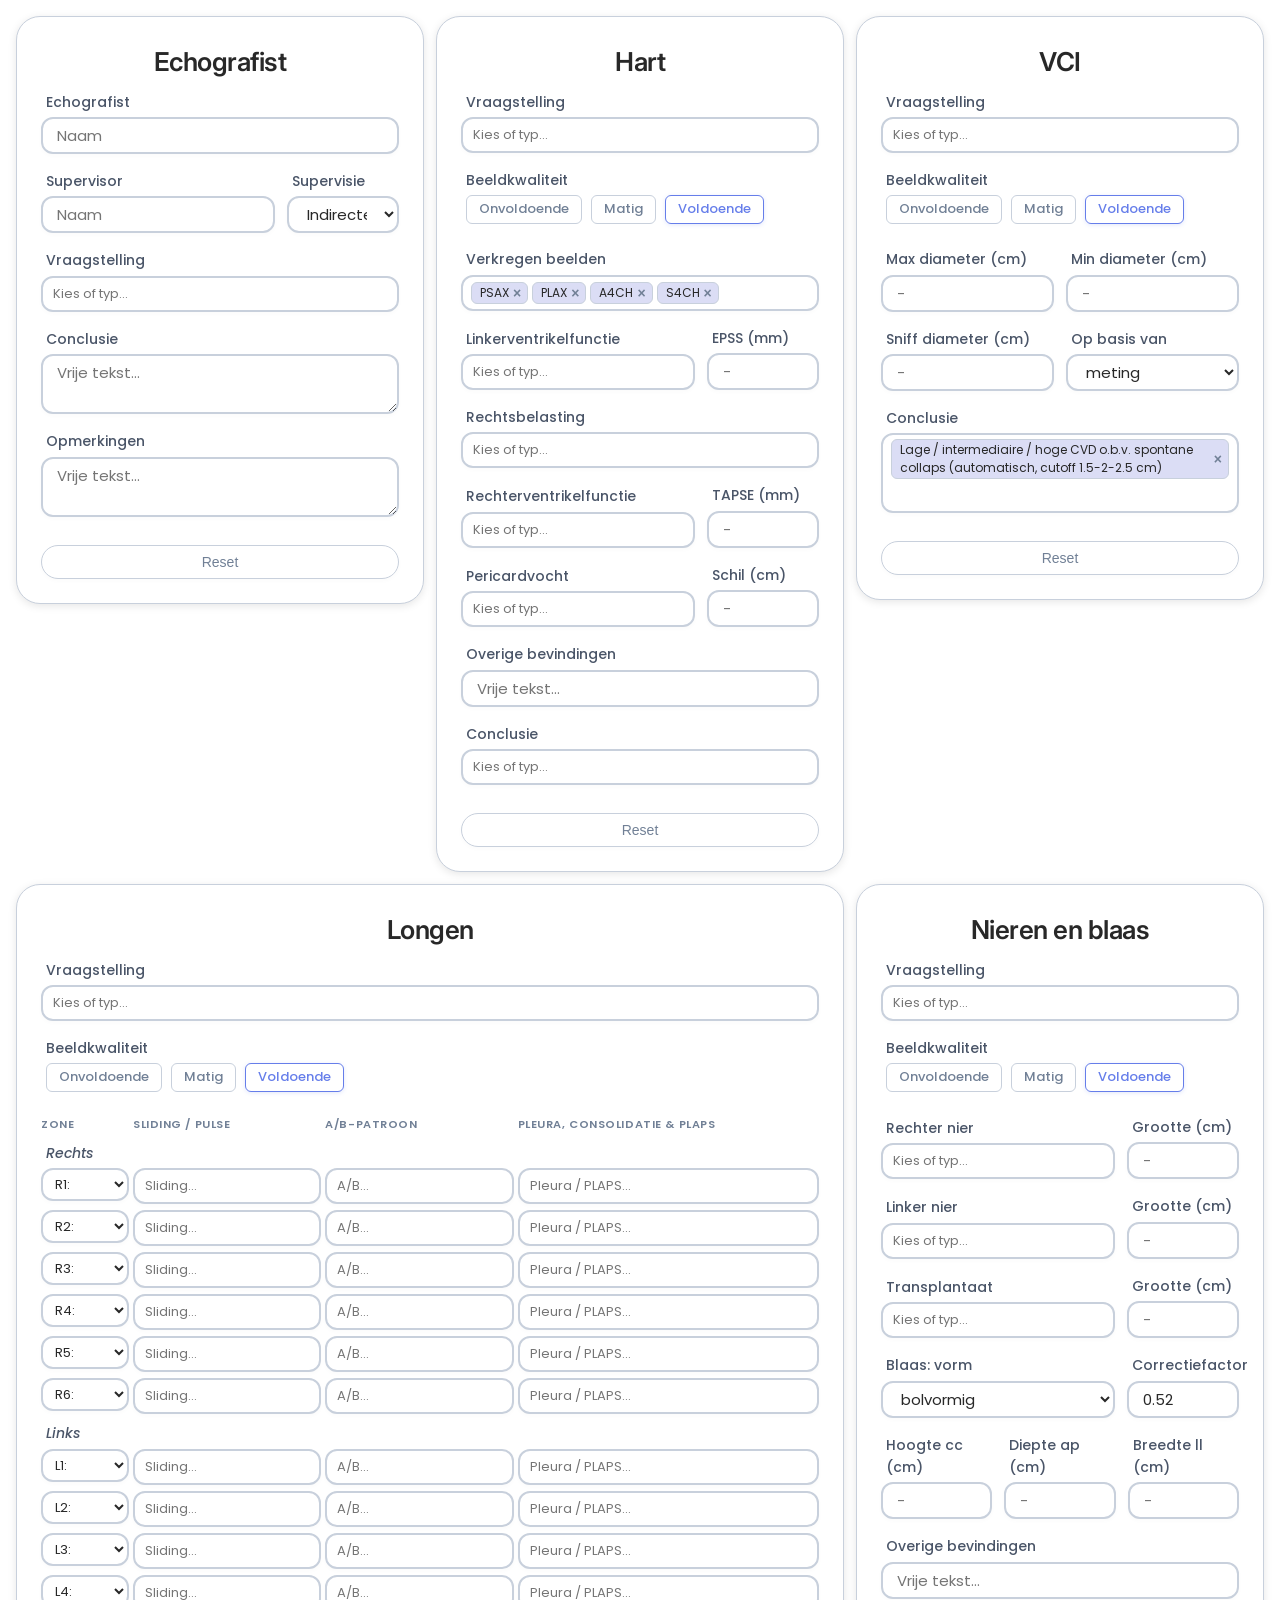
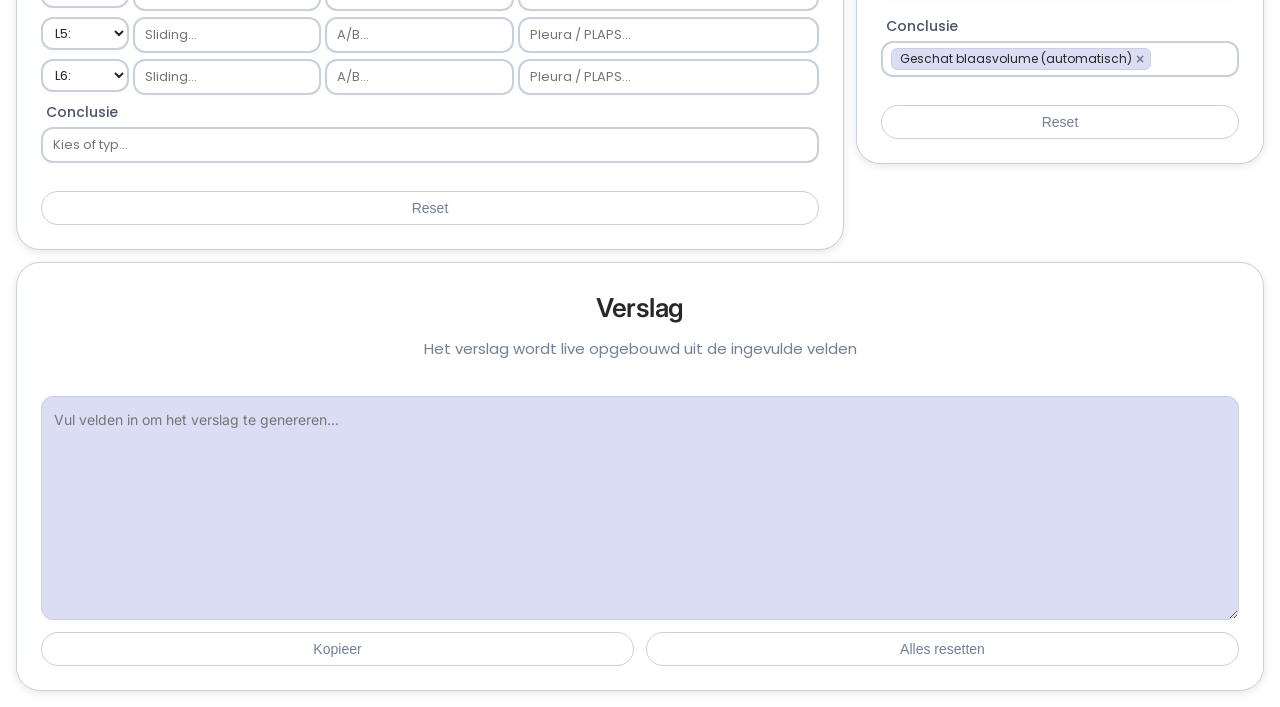
<file: pocus.html>
<!DOCTYPE html>
<html lang="nl">

<head>
    <meta charset="UTF-8">
    <meta name="viewport" content="width=device-width, initial-scale=1.0">
    <title>POCUS Verslag</title>
    <link rel="preconnect" href="https://fonts.googleapis.com">
    <link rel="preconnect" href="https://fonts.gstatic.com" crossorigin>
    <link
        href="https://fonts.googleapis.com/css2?family=Inter:wght@400;600;700&family=Poppins:wght@400;500;600;700&display=swap"
        rel="stylesheet">
    <link rel="stylesheet" href="styles.css">
</head>

<body>
    <div class="wrapper wrapper-grid">

        <!-- Echografist -->
        <div class="container col-4">
            <h1>Echografist</h1>
            <form id="echoForm">
                <div class="form-group form-group-stack">
                    <label for="naam_echo">Echografist</label>
                    <input type="text" id="naam_echo" placeholder="Naam">
                </div>
                <div class="inline-fields">
                    <div class="form-group form-group-stack">
                        <label for="supervisor_echo">Supervisor</label>
                        <input type="text" id="supervisor_echo" placeholder="Naam">
                    </div>
                    <div class="form-group form-group-stack form-group-narrow">
                        <label for="suptype_echo">Supervisie</label>
                        <select id="suptype_echo">
                            <option value="indirecte" selected>Indirecte</option>
                            <option value="directe">Directe</option>
                        </select>
                    </div>
                </div>
                <div class="form-group form-group-stack">
                    <label>Vraagstelling</label>
                    <div id="ts_vraag_echo"></div>
                </div>
                <div class="form-group form-group-stack">
                    <label for="conclusie_echo">Conclusie</label>
                    <textarea id="conclusie_echo" placeholder="Vrije tekst..."></textarea>
                </div>
                <div class="form-group form-group-stack">
                    <label for="opm_echo">Opmerkingen</label>
                    <textarea id="opm_echo" placeholder="Vrije tekst..."></textarea>
                </div>
            </form>
            <div class="button-container">
                <button type="button" id="resetEcho" class="reset-button">Reset</button>
            </div>
        </div>

        <!-- Hart -->
        <div class="container col-4">
            <h1>Hart</h1>
            <form id="corForm">
                <div class="form-group form-group-stack">
                    <label>Vraagstelling</label>
                    <div id="ts_vraag_cor"></div>
                </div>
                <div class="form-group form-group-stack">
                    <label>Beeldkwaliteit</label>
                    <div class="radio-group">
                        <label class="radio-label"><input type="radio" name="quality_cor" value="onvoldoende">Onvoldoende</label>
                        <label class="radio-label"><input type="radio" name="quality_cor" value="matig">Matig</label>
                        <label class="radio-label"><input type="radio" name="quality_cor" value="voldoende" checked>Voldoende</label>
                    </div>
                </div>
                <div class="form-group form-group-stack">
                    <label>Verkregen beelden</label>
                    <div id="ts_beelden_cor"></div>
                </div>
                <div class="inline-fields">
                    <div class="form-group form-group-stack">
                        <label>Linkerventrikelfunctie</label>
                        <div id="ts_lvf_cor"></div>
                    </div>
                    <div class="form-group form-group-stack form-group-narrow">
                        <label for="epss_cor">EPSS (mm)</label>
                        <input type="number" id="epss_cor" min="0" step="0.1" placeholder="-">
                    </div>
                </div>
                <div class="form-group form-group-stack">
                    <label>Rechtsbelasting</label>
                    <div id="ts_rechtsbelasting_cor"></div>
                </div>
                <div class="inline-fields">
                    <div class="form-group form-group-stack">
                        <label>Rechterventrikelfunctie</label>
                        <div id="ts_rvf_cor"></div>
                    </div>
                    <div class="form-group form-group-stack form-group-narrow">
                        <label for="tapse_cor">TAPSE (mm)</label>
                        <input type="number" id="tapse_cor" min="0" step="0.1" placeholder="-">
                    </div>
                </div>
                <div class="inline-fields">
                    <div class="form-group form-group-stack">
                        <label>Pericardvocht</label>
                        <div id="ts_pericardvocht_cor"></div>
                    </div>
                    <div class="form-group form-group-stack form-group-narrow">
                        <label for="pericardschil_cor">Schil (cm)</label>
                        <input type="number" id="pericardschil_cor" min="0" max="10" step="0.1" placeholder="-">
                    </div>
                </div>
                <div class="form-group form-group-stack">
                    <label for="overig_cor">Overige bevindingen</label>
                    <input type="text" id="overig_cor" placeholder="Vrije tekst...">
                </div>
                <div class="form-group form-group-stack">
                    <label>Conclusie</label>
                    <div id="ts_conclusie_cor"></div>
                </div>
            </form>
            <div class="button-container">
                <button type="button" id="resetCor" class="reset-button">Reset</button>
            </div>
        </div>

        <!-- VCI -->
        <div class="container col-4">
            <h1>VCI</h1>
            <form id="vciForm">
                <div class="form-group form-group-stack">
                    <label>Vraagstelling</label>
                    <div id="ts_vraag_vci"></div>
                </div>
                <div class="form-group form-group-stack">
                    <label>Beeldkwaliteit</label>
                    <div class="radio-group">
                        <label class="radio-label"><input type="radio" name="quality_vci" value="onvoldoende">Onvoldoende</label>
                        <label class="radio-label"><input type="radio" name="quality_vci" value="matig">Matig</label>
                        <label class="radio-label"><input type="radio" name="quality_vci" value="voldoende" checked>Voldoende</label>
                    </div>
                </div>
                <div class="inline-fields">
                    <div class="form-group form-group-stack">
                        <label for="max_vci">Max diameter (cm)</label>
                        <input type="number" id="max_vci" min="0" max="5" step="0.1" placeholder="-">
                    </div>
                    <div class="form-group form-group-stack">
                        <label for="min_vci">Min diameter (cm)</label>
                        <input type="number" id="min_vci" min="0" max="5" step="0.1" placeholder="-">
                    </div>
                </div>
                <div class="inline-fields">
                    <div class="form-group form-group-stack">
                        <label for="sniff_vci">Sniff diameter (cm)</label>
                        <input type="number" id="sniff_vci" min="0" max="5" step="0.1" placeholder="-">
                    </div>
                    <div class="form-group form-group-stack">
                        <label for="sniffmethode_vci">Op basis van</label>
                        <select id="sniffmethode_vci">
                            <option value="gemeten" selected>meting</option>
                            <option value="&lt;50%">visueel &lt;50% collaps</option>
                            <option value="&gt;50%">visueel &gt;50% collaps</option>
                        </select>
                    </div>
                </div>
                <div class="form-group form-group-stack">
                    <label>Conclusie</label>
                    <div id="ts_conclusie_vci"></div>
                </div>
            </form>
            <div class="button-container">
                <button type="button" id="resetVci" class="reset-button">Reset</button>
            </div>
        </div>

        <!-- Longen -->
        <div class="container col-8">
            <h1>Longen</h1>
            <form id="longForm">
                <div class="form-group form-group-stack">
                    <label>Vraagstelling</label>
                    <div id="ts_vraag_long"></div>
                </div>
                <div class="form-group form-group-stack">
                    <label>Beeldkwaliteit</label>
                    <div class="radio-group">
                        <label class="radio-label"><input type="radio" name="quality_long" value="onvoldoende">Onvoldoende</label>
                        <label class="radio-label"><input type="radio" name="quality_long" value="matig">Matig</label>
                        <label class="radio-label"><input type="radio" name="quality_long" value="voldoende" checked>Voldoende</label>
                    </div>
                </div>
                <div class="lung-head">
                    <span>Zone</span>
                    <span>Sliding / pulse</span>
                    <span>A/B-patroon</span>
                    <span>Pleura, consolidatie &amp; PLAPS</span>
                </div>
                <span class="section-em">Rechts</span>
                <div id="zonesRechts"></div>
                <span class="section-em">Links</span>
                <div id="zonesLinks"></div>
                <div class="form-group form-group-stack">
                    <label>Conclusie</label>
                    <div id="ts_conclusie_long"></div>
                </div>
            </form>
            <div class="button-container">
                <button type="button" id="resetLong" class="reset-button">Reset</button>
            </div>
        </div>

        <!-- Nieren en blaas -->
        <div class="container col-4">
            <h1>Nieren en blaas</h1>
            <form id="nierForm">
                <div class="form-group form-group-stack">
                    <label>Vraagstelling</label>
                    <div id="ts_vraag_nier"></div>
                </div>
                <div class="form-group form-group-stack">
                    <label>Beeldkwaliteit</label>
                    <div class="radio-group">
                        <label class="radio-label"><input type="radio" name="quality_nier" value="onvoldoende">Onvoldoende</label>
                        <label class="radio-label"><input type="radio" name="quality_nier" value="matig">Matig</label>
                        <label class="radio-label"><input type="radio" name="quality_nier" value="voldoende" checked>Voldoende</label>
                    </div>
                </div>
                <div class="inline-fields">
                    <div class="form-group form-group-stack">
                        <label>Rechter nier</label>
                        <div id="ts_hrechts_nier"></div>
                    </div>
                    <div class="form-group form-group-stack form-group-narrow">
                        <label for="grechts_nier">Grootte (cm)</label>
                        <input type="number" id="grechts_nier" min="0" max="20" step="0.1" placeholder="-">
                    </div>
                </div>
                <div class="inline-fields">
                    <div class="form-group form-group-stack">
                        <label>Linker nier</label>
                        <div id="ts_hlinks_nier"></div>
                    </div>
                    <div class="form-group form-group-stack form-group-narrow">
                        <label for="glinks_nier">Grootte (cm)</label>
                        <input type="number" id="glinks_nier" min="0" max="20" step="0.1" placeholder="-">
                    </div>
                </div>
                <div class="inline-fields">
                    <div class="form-group form-group-stack">
                        <label>Transplantaat</label>
                        <div id="ts_htrans_nier"></div>
                    </div>
                    <div class="form-group form-group-stack form-group-narrow">
                        <label for="gtrans_nier">Grootte (cm)</label>
                        <input type="number" id="gtrans_nier" min="0" max="20" step="0.1" placeholder="-">
                    </div>
                </div>
                <div class="inline-fields">
                    <div class="form-group form-group-stack">
                        <label for="vorm_blaas">Blaas: vorm</label>
                        <select id="vorm_blaas">
                            <option value="bolvormig" selected>bolvormig</option>
                            <option value="onbekend">onbekend</option>
                            <option value="handmatig">handmatig</option>
                        </select>
                    </div>
                    <div class="form-group form-group-stack form-group-narrow">
                        <label for="cor_blaas">Correctiefactor</label>
                        <input type="number" id="cor_blaas" min="0" max="1" step="0.01" value="0.52">
                    </div>
                </div>
                <div class="inline-fields">
                    <div class="form-group form-group-stack">
                        <label for="hoogte_blaas">Hoogte cc (cm)</label>
                        <input type="number" id="hoogte_blaas" min="0" max="20" step="0.1" placeholder="-">
                    </div>
                    <div class="form-group form-group-stack">
                        <label for="diepte_blaas">Diepte ap (cm)</label>
                        <input type="number" id="diepte_blaas" min="0" max="20" step="0.1" placeholder="-">
                    </div>
                    <div class="form-group form-group-stack">
                        <label for="breedte_blaas">Breedte ll (cm)</label>
                        <input type="number" id="breedte_blaas" min="0" max="20" step="0.1" placeholder="-">
                    </div>
                </div>
                <div class="form-group form-group-stack">
                    <label for="overig_nier">Overige bevindingen</label>
                    <input type="text" id="overig_nier" placeholder="Vrije tekst...">
                </div>
                <div class="form-group form-group-stack">
                    <label>Conclusie</label>
                    <div id="ts_conclusie_nier"></div>
                </div>
            </form>
            <div class="button-container">
                <button type="button" id="resetNier" class="reset-button">Reset</button>
            </div>
        </div>

        <!-- Verslag -->
        <div class="container col-12">
            <h1>Verslag</h1>
            <p class="subtitle">Het verslag wordt live opgebouwd uit de ingevulde velden</p>
            <textarea id="verslagOutput" class="report-output" readonly
                placeholder="Vul velden in om het verslag te genereren..."></textarea>
            <div class="button-container">
                <button type="button" id="copyVerslag" class="copy-button" title="Kopieer naar klembord">Kopieer</button>
                <button type="button" id="resetAll" class="reset-button" title="Alle velden van alle onderdelen wissen">Alles resetten</button>
            </div>
        </div>

    </div>

    <script src="shared.js"></script>
    <script>
        // ── Keuzelijsten ──────────────────────────────────────────────────────
        const LONG1 = [{
            group: 'Lung sliding',
            items: ['Lung sliding: ja', 'Lung sliding: nee', 'Lung pulse: ja', 'Lung pulse: nee',
                'Lung point: ja', 'Lung sliding: niet te beoordelen']
        }];

        const LONG2 = [{
            group: 'A/B-patroon',
            items: ['A-lijnen', '1-2 B-lijnen', '3-4 B-lijnen', '>4 B-lijnen, afzonderlijk',
                'B-lijnen, confluerend', 'Z-lijnen']
        }];

        const LONG3 = [
            { group: 'Pleura', items: ['Pleura: regulair', 'Pleura: irregulair'] },
            {
                group: 'Consolidatie',
                items: ['Subpleurale consolidatie', 'Shred-sign', 'Consolidatie',
                    'Consolidatie met luchtbronchogram', 'Consolidatie met statisch luchtbronchogram',
                    'Consolidatie met dynamisch luchtbronchogram']
            },
            {
                group: 'PLAPS',
                items: ['Spine sign: nee', 'Spine sign: ja', 'Mirror sign: ja', 'Mirror sign: nee',
                    'Curtain sign: ja', 'Curtain sign: nee', 'Pleuravocht: afwezig', 'Pleuravocht: spoor',
                    'Pleuravocht: ja', 'Pleuravocht: ja, met plankton sign', 'Jellyfish sign: nee',
                    'Jellyfish sign: ja', 'Geconsolideerde long']
            }
        ];

        // Zones 4 zijn de PLAPS-punten: daar staan de PLAPS-opties bovenaan
        const LONG3_PLAPS = LONG3.slice().reverse();

        const NIER = [
            {
                group: 'Hydronefrose',
                items: ['Geen hydronefrose', 'Wel hydronefrose, mild (graad 1)',
                    'Wel hydronefrose, matig (graad 2)', 'Wel hydronefrose, matig (graad 3)',
                    'Wel hydronefrose, ernstig (graad 4)']
            },
            { group: 'Overige bevindingen', items: ['Nefrolithiasis', 'Niercysten', 'Schrompelnier', 'Niertumor'] }
        ];

        // Longzones: idem = "zie <andere zone>"
        const ZONES_R = [
            { id: 'R1', idem: null }, { id: 'R2', idem: 'R1' }, { id: 'R3', idem: 'R2' },
            { id: 'R4', idem: null, plaps: true }, { id: 'R5', idem: 'R1' }, { id: 'R6', idem: 'R5' }
        ];
        const ZONES_L = [
            { id: 'L1', idem: 'R1' }, { id: 'L2', idem: 'L1' }, { id: 'L3', idem: 'L2' },
            { id: 'L4', idem: 'R4', plaps: true }, { id: 'L5', idem: 'L1' }, { id: 'L6', idem: 'L5' }
        ];
        const ZONES = ZONES_R.concat(ZONES_L);
        const ZONE_BY_ID = {};
        ZONES.forEach(z => { ZONE_BY_ID[z.id] = z; });

        // ── Tagselect: meerkeuze met vrije invoer (vervangt selectizeInput) ────
        const TS = {};

        function toOption(opt) {
            return typeof opt === 'string'
                ? { value: opt, label: opt }
                : { value: opt.value, label: opt.label || opt.value };
        }

        function flattenOptions(options) {
            const out = [];
            (options || []).forEach(opt => {
                if (opt && opt.group) {
                    opt.items.forEach(item => {
                        const o = toOption(item);
                        o.group = opt.group;
                        out.push(o);
                    });
                } else {
                    out.push(toOption(opt));
                }
            });
            return out;
        }

        function createTagSelect(key, config) {
            const mount = document.getElementById('ts_' + key);
            const options = flattenOptions(config.options);
            const defaults = (config.selected || []).slice();
            const placeholder = config.placeholder || 'Kies of typ...';
            let values = defaults.slice();
            let rows = [];
            let activeIndex = 0;

            const wrap = document.createElement('div');
            wrap.className = 'tagselect';
            const control = document.createElement('div');
            control.className = 'tagselect-control';
            const input = document.createElement('input');
            input.type = 'text';
            input.className = 'tagselect-input';
            input.autocomplete = 'off';
            const dropdown = document.createElement('div');
            dropdown.className = 'tagselect-dropdown';
            control.appendChild(input);
            wrap.appendChild(control);
            wrap.appendChild(dropdown);
            mount.appendChild(wrap);

            function labelFor(value) {
                const found = options.find(o => o.value === value);
                return found ? found.label : value;
            }

            function renderChips() {
                Array.from(control.querySelectorAll('.tagselect-chip')).forEach(chip => chip.remove());
                values.forEach(value => {
                    const chip = document.createElement('span');
                    chip.className = 'tagselect-chip';
                    chip.appendChild(document.createTextNode(labelFor(value)));
                    const del = document.createElement('button');
                    del.type = 'button';
                    del.className = 'tagselect-chip-remove';
                    del.textContent = '×';
                    del.title = 'Verwijder';
                    del.addEventListener('mousedown', event => {
                        event.preventDefault();
                        event.stopPropagation();
                        removeValue(value);
                    });
                    chip.appendChild(del);
                    control.insertBefore(chip, input);
                });
                input.placeholder = values.length ? '' : placeholder;
            }

            function renderOptions() {
                const typed = input.value.trim();
                const query = typed.toLowerCase();
                dropdown.textContent = '';
                rows = [];
                let lastGroup = null;

                options
                    .filter(o => values.indexOf(o.value) === -1 && (!query || o.label.toLowerCase().includes(query)))
                    .forEach(o => {
                        if (o.group && o.group !== lastGroup) {
                            const head = document.createElement('div');
                            head.className = 'tagselect-group';
                            head.textContent = o.group;
                            dropdown.appendChild(head);
                        }
                        lastGroup = o.group || null;
                        rows.push({ el: addRow(o.label, o.value), value: o.value });
                    });

                const known = options.some(o => o.label.toLowerCase() === query) ||
                    values.some(v => v.toLowerCase() === query);
                if (config.create !== false && typed && !known) {
                    const row = addRow('+ ' + typed, typed);
                    row.classList.add('tagselect-create');
                    rows.push({ el: row, value: typed });
                }

                if (!rows.length) {
                    const empty = document.createElement('div');
                    empty.className = 'tagselect-empty';
                    empty.textContent = 'Geen opties';
                    dropdown.appendChild(empty);
                }

                if (activeIndex > rows.length - 1) activeIndex = rows.length - 1;
                if (activeIndex < 0) activeIndex = 0;
                highlight();
            }

            function addRow(text, value) {
                const row = document.createElement('div');
                row.className = 'tagselect-option';
                row.textContent = text;
                row.addEventListener('mousedown', event => {
                    event.preventDefault();
                    addValue(value);
                });
                dropdown.appendChild(row);
                return row;
            }

            function highlight() {
                rows.forEach((row, i) => row.el.classList.toggle('active', i === activeIndex));
                const current = rows[activeIndex];
                if (!current) return;
                const top = current.el.offsetTop;
                const bottom = top + current.el.offsetHeight;
                if (top < dropdown.scrollTop) dropdown.scrollTop = top;
                else if (bottom > dropdown.scrollTop + dropdown.clientHeight)
                    dropdown.scrollTop = bottom - dropdown.clientHeight;
            }

            function open() {
                wrap.classList.add('open');
                renderOptions();
            }

            function close() {
                wrap.classList.remove('open');
                input.value = '';
            }

            function addValue(value) {
                if (values.indexOf(value) === -1) values.push(value);
                input.value = '';
                activeIndex = 0;
                renderChips();
                renderOptions();
                input.focus();
                generateReport();
            }

            function removeValue(value) {
                values = values.filter(v => v !== value);
                renderChips();
                renderOptions();
                generateReport();
            }

            control.addEventListener('mousedown', event => {
                if (event.target === control || event.target.classList.contains('tagselect-chip')) {
                    event.preventDefault();
                    input.focus();
                }
            });
            input.addEventListener('focus', open);
            input.addEventListener('input', () => { activeIndex = 0; open(); });
            input.addEventListener('keydown', event => {
                if (event.key === 'ArrowDown') {
                    event.preventDefault();
                    if (!wrap.classList.contains('open')) open();
                    else { activeIndex = Math.min(activeIndex + 1, rows.length - 1); highlight(); }
                } else if (event.key === 'ArrowUp') {
                    event.preventDefault();
                    activeIndex = Math.max(activeIndex - 1, 0);
                    highlight();
                } else if (event.key === 'Enter') {
                    event.preventDefault();
                    if (rows[activeIndex]) addValue(rows[activeIndex].value);
                } else if (event.key === 'Escape') {
                    close();
                } else if (event.key === 'Backspace' && !input.value && values.length) {
                    removeValue(values[values.length - 1]);
                }
            });
            wrap.addEventListener('focusout', event => {
                if (!wrap.contains(event.relatedTarget)) close();
            });

            const api = {
                get values() { return values.slice(); },
                set: function (next) {
                    values = (next || []).filter(v => v !== '');
                    renderChips();
                    renderOptions();
                },
                reset: function () { api.set(defaults.slice()); }
            };
            renderChips();
            TS[key] = api;
            return api;
        }

        // ── Longzones opbouwen ────────────────────────────────────────────────
        function buildZones(hostId, zones) {
            const host = document.getElementById(hostId);
            zones.forEach(zone => {
                const row = document.createElement('div');
                row.className = 'lung-zone';

                const select = document.createElement('select');
                select.id = zone.id + '_status';
                const statusOptions = [['adequaat', zone.id + ':']];
                if (zone.idem) statusOptions.push(['idem', zone.id + ': zie ' + zone.idem]);
                statusOptions.push(['ntb', zone.id + ': ntb']);
                statusOptions.forEach(([value, label]) => {
                    const option = document.createElement('option');
                    option.value = value;
                    option.textContent = label;
                    select.appendChild(option);
                });
                row.appendChild(select);

                ['1', '2', '3'].forEach(nr => {
                    const mount = document.createElement('div');
                    mount.id = 'ts_' + zone.id + '_long' + nr;
                    row.appendChild(mount);
                });
                host.appendChild(row);
            });

            zones.forEach(zone => {
                createTagSelect(zone.id + '_long1', { options: LONG1, placeholder: 'Sliding...' });
                createTagSelect(zone.id + '_long2', { options: LONG2, placeholder: 'A/B...' });
                createTagSelect(zone.id + '_long3', {
                    options: zone.plaps ? LONG3_PLAPS : LONG3,
                    placeholder: 'Pleura / PLAPS...'
                });
            });
        }

        buildZones('zonesRechts', ZONES_R);
        buildZones('zonesLinks', ZONES_L);

        // ── Overige keuzevelden ───────────────────────────────────────────────
        createTagSelect('vraag_echo', {
            options: ['vullingsstatus?', 'oorzaak shock?', 'oorzaak dyspneu?']
        });
        createTagSelect('vraag_cor', {
            options: ['linkerventrikelfunctie?', 'rechtsoverbelasting?', 'pericardvocht?']
        });
        createTagSelect('beelden_cor', {
            options: ['PSAX', 'PLAX', 'A4CH', 'A3CH', 'A2CH', 'S4CH', 'SSAX', 'SIVC'],
            selected: ['PSAX', 'PLAX', 'A4CH', 'S4CH']
        });
        createTagSelect('lvf_cor', { options: ['hyperdynamisch', 'goed', 'verminderd', 'slecht'] });
        createTagSelect('rechtsbelasting_cor', {
            options: [
                { group: 'PLAX', items: ['RVOT vergroot: nee', 'RVOT vergroot: ja'] },
                { group: 'PSAX', items: ['D-sign: nee', 'D-sign: ja'] },
                {
                    group: 'A4CH',
                    items: ['RV groter dan LV: nee', 'RV groter dan LV: ja', 'McConnel sign: nee',
                        'McConnel sign: ja', 'Bulging septum in A4CH: nee', 'Bulging septum in A4CH: ja']
                }
            ]
        });
        createTagSelect('rvf_cor', { options: ['goed', 'verminderd'] });
        createTagSelect('pericardvocht_cor', {
            options: ['Pericardvocht: ja', 'Pericardvocht: nee', 'Pericardvet']
        });
        createTagSelect('conclusie_cor', {
            options: [
                {
                    group: 'Linkerventrikelfunctie',
                    items: ['Linkerventrikelfunctie hyperdynamisch', 'Linkerventrikelfunctie niet evident afwijkend',
                        'Linkerventrikelfunctie verminderd']
                },
                { group: 'Rechtsbelasting', items: ['Geen tekenen van rechtsbelasting', 'Tekenen van rechtsbelasting'] },
                { group: 'Pericardvocht', items: ['Geen significant pericardvocht', 'Significant pericardvocht'] }
            ]
        });
        createTagSelect('vraag_vci', { options: ['diameter en collaps VCI?'] });
        createTagSelect('conclusie_vci', {
            options: [
                { value: '!cvd', label: 'Lage / intermediaire / hoge CVD o.b.v. spontane collaps (automatisch, cutoff 1.5-2-2.5 cm)' },
                { value: '!RA', label: 'Schatting RA-druk o.b.v. sniff-test (automatisch, cutoff 2.1 cm)' }
            ],
            selected: ['!cvd']
        });
        createTagSelect('vraag_long', {
            options: ['oorzaak dyspneu?', 'overvulling?', 'pneumothorax?', 'pleuravocht?', 'consolidatie?']
        });
        createTagSelect('conclusie_long', {
            options: [
                {
                    group: 'BLUE-protocol',
                    items: ['A-profiel met normale PLAPS', 'A-profiel met afwijkende PLAPS', 'B-profiel',
                        "B'-profiel", 'A/B-profiel', 'C-profiel', "A'-profiel met lung point"]
                },
                {
                    group: 'Diagnose',
                    items: ['Bij longechografie geen afwijkende bevindingen', 'Longechografie passend bij longoedeem',
                        'Longechografie passend bij pneumonie', 'Longechografie passend bij pneumothorax',
                        'Longechografie passend bij astma/COPD', 'Longechografie passend bij atelectase',
                        'Longechografie passend bij pleuravocht', 'Longechografie passend bij empyeem']
                }
            ]
        });
        createTagSelect('vraag_nier', {
            options: ['hydronefrose?', 'niergrootte?', 'urineretentie?', 'post-renale obstructie?']
        });
        createTagSelect('hrechts_nier', { options: NIER });
        createTagSelect('hlinks_nier', { options: NIER });
        createTagSelect('htrans_nier', { options: NIER });
        createTagSelect('conclusie_nier', {
            options: ['Geen hydronefrose', 'Hydronefrose rechts', 'Hydronefrose links', 'Hydronefrose bilateraal',
                { value: '!volume', label: 'Geschat blaasvolume (automatisch)' }],
            selected: ['!volume']
        });

        // ── Hulpfuncties ──────────────────────────────────────────────────────
        const KWALITEIT_NOOT = ' (echter beelden van onvoldoende kwaliteit voor zekere uitspraak)';

        function values(key) {
            return TS[key].values;
        }

        function text(id) {
            return document.getElementById(id).value.trim();
        }

        function number(id) {
            const raw = text(id);
            return raw === '' ? NaN : parseFloat(raw);
        }

        function selected(id) {
            return document.getElementById(id).value;
        }

        function radio(name) {
            const checked = document.querySelector('input[name="' + name + '"]:checked');
            return checked ? checked.value : '';
        }

        function join(parts, separator) {
            return parts.filter(part => part !== '' && part !== null && part !== undefined).join(separator);
        }

        function withQuality(conclusie, quality) {
            return conclusie && quality === 'onvoldoende' ? conclusie + KWALITEIT_NOOT : conclusie;
        }

        function collapsText(diameter, max) {
            if (isNaN(max) || !max) return '';
            return ' (collaps ' + Math.round(100 - diameter / max * 100) + '%)';
        }

        // ── Verslag genereren ─────────────────────────────────────────────────
        function generateReport() {
            // Echografist
            const algemeenRegels = [];
            const naam = text('naam_echo');
            if (naam) {
                const supervisor = text('supervisor_echo');
                const supervisie = supervisor
                    ? ' (onder ' + selected('suptype_echo') + ' supervisie van ' + supervisor + ')'
                    : '';
                algemeenRegels.push('POCUS verricht door ' + naam + supervisie);
            }

            // Hart
            let cor = '';
            let conclusieCor = '';
            const lvf = values('lvf_cor');
            const rvf = values('rvf_cor');
            const rechtsbelasting = values('rechtsbelasting_cor');
            const pericardvocht = values('pericardvocht_cor');
            const conclusiesCor = values('conclusie_cor');
            const epss = number('epss_cor');
            const tapse = number('tapse_cor');
            const pericardschil = number('pericardschil_cor');
            const overigCor = text('overig_cor');
            const qualityCor = radio('quality_cor');

            if (values('vraag_cor').length || lvf.length || !isNaN(epss) || rvf.length || rechtsbelasting.length ||
                !isNaN(tapse) || pericardvocht.length || !isNaN(pericardschil) || overigCor || conclusiesCor.length) {
                const regels = ['Hart: Beeldkwaliteit: ' + qualityCor +
                    '. Verkregen beelden: ' + values('beelden_cor').join('; ') + '.'];
                regels.push(join([
                    lvf.length ? 'Linkerventrikelfunctie: ' + lvf.join('; ') + '.' : '',
                    isNaN(epss) ? '' : 'EPSS: ' + epss + ' mm.'
                ], ' '));
                regels.push(rechtsbelasting.length ? 'Rechterventrikel: ' + rechtsbelasting.join('; ') + '.' : '');
                regels.push(join([
                    rvf.length ? 'Rechterventrikelfunctie: ' + rvf.join('; ') + '.' : '',
                    isNaN(tapse) ? '' : 'TAPSE: ' + tapse + ' mm.'
                ], ' '));
                regels.push(join([
                    pericardvocht.length ? pericardvocht.join('. ') + '.' : '',
                    isNaN(pericardschil) ? '' : 'Dikte van schil: ' + pericardschil + ' cm.'
                ], ' '));
                regels.push(overigCor ? 'Overige bevindingen: ' + overigCor + '.' : '');
                cor = join(regels, '\n');
                conclusieCor = withQuality(conclusiesCor.join('. '), qualityCor);
            }

            // VCI
            let vci = '';
            let conclusieVci = '';
            const maxVci = number('max_vci');
            const minVci = number('min_vci');
            const sniffVci = number('sniff_vci');
            const sniffMethode = selected('sniffmethode_vci');
            const conclusiesVci = values('conclusie_vci');
            const qualityVci = radio('quality_vci');

            if (!isNaN(maxVci) || conclusiesVci.some(v => v !== '!cvd')) {
                const metingen = [];
                if (!isNaN(maxVci)) metingen.push('maximale diameter: ' + maxVci + ' cm');

                let collapsDeel = '';
                if (!isNaN(minVci) || sniffMethode !== 'gemeten' || !isNaN(sniffVci)) collapsDeel = 'minimale diameter';
                if (!isNaN(minVci)) {
                    collapsDeel += ' bij respiratie: ' + minVci + ' cm' + collapsText(minVci, maxVci);
                }
                let sniffDeel = '';
                if (sniffMethode === 'gemeten') {
                    if (!isNaN(sniffVci)) sniffDeel = ' bij sniffen: ' + sniffVci + ' cm' + collapsText(sniffVci, maxVci);
                } else {
                    sniffDeel = ' bij sniffen collaps ' + sniffMethode;
                }
                if (!isNaN(minVci) && sniffDeel) sniffDeel = ';' + sniffDeel;
                collapsDeel += sniffDeel;
                if (collapsDeel) metingen.push(collapsDeel);

                let meting = metingen.join('; ');
                if (meting) meting = meting.charAt(0).toUpperCase() + meting.slice(1) + '.';
                vci = join(['VCI: Beeldkwaliteit: ' + qualityVci + '.', meting], '\n');

                const conclusies = conclusiesVci.map(conclusie => {
                    if (conclusie === '!cvd') {
                        if (isNaN(maxVci) || isNaN(minVci)) return '';
                        const collaps = 100 - minVci / maxVci * 100;
                        if (maxVci <= 1.5 || (maxVci <= 2 && collaps >= 50 && collaps <= 100))
                            return 'VCI passend bij lage CVD';
                        if (maxVci >= 2.5 || (maxVci >= 2 && collaps < 50 && collaps >= 0))
                            return 'VCI passend bij hoge CVD';
                        return 'VCI passend bij intermediaire CVD';
                    }
                    if (conclusie === '!RA') {
                        let collaps = null;
                        if (sniffMethode === 'gemeten' && !isNaN(sniffVci) && !isNaN(maxVci))
                            collaps = 100 - sniffVci / maxVci * 100 >= 50;
                        else if (sniffMethode === 'gemeten' && !isNaN(minVci) && !isNaN(maxVci))
                            collaps = 100 - minVci / maxVci * 100 >= 50;
                        else if (sniffMethode === '<50%') collaps = false;
                        else if (sniffMethode === '>50%') collaps = true;
                        if (isNaN(maxVci) || collaps === null) return '';
                        if (maxVci <= 2.1 && collaps) return 'Geschatte RA druk: normaal (3 mmHg, range 0-5)';
                        if (maxVci > 2.1 && !collaps) return 'Geschatte RA druk: verhoogd (15 mmHg, range 10-20)';
                        return 'Geschatte RA druk: intermediair (8 mmHg, range 5-10)';
                    }
                    return conclusie;
                });
                conclusieVci = withQuality(join(conclusies, '. '), qualityVci);
            }

            // Longen
            let long = '';
            let conclusieLong = '';
            const zoneBevindingen = {};
            ZONES.forEach(zone => {
                zoneBevindingen[zone.id] = [].concat(
                    values(zone.id + '_long1'),
                    values(zone.id + '_long2'),
                    values(zone.id + '_long3')
                ).join('; ');
            });

            function zoneText(id, bezocht) {
                const zone = ZONE_BY_ID[id];
                if (selected(id + '_status') === 'idem' && zone.idem && bezocht.indexOf(id) === -1) {
                    return zoneText(zone.idem, bezocht.concat(id));
                }
                return zoneBevindingen[id];
            }

            const conclusiesLong = values('conclusie_long');
            const qualityLong = radio('quality_long');
            const zoneRegels = ZONES.map(zone => {
                if (selected(zone.id + '_status') === 'ntb') return zone.id + ': niet te beoordelen';
                const bevinding = zoneText(zone.id, []);
                return bevinding ? zone.id + ': ' + bevinding + '.' : '';
            });

            if (ZONES.some(zone => zoneBevindingen[zone.id]) || conclusiesLong.length) {
                long = join(['Longen: Beeldkwaliteit: ' + qualityLong + '.'].concat(zoneRegels), '\n');
                conclusieLong = withQuality(conclusiesLong.join('. '), qualityLong);
            }

            // Nieren en blaas
            let nier = '';
            let conclusieNier = '';
            const rechterNier = values('hrechts_nier');
            const linkerNier = values('hlinks_nier');
            const transplantaat = values('htrans_nier');
            const grootteRechts = number('grechts_nier');
            const grootteLinks = number('glinks_nier');
            const grootteTrans = number('gtrans_nier');
            const hoogte = number('hoogte_blaas');
            const diepte = number('diepte_blaas');
            const breedte = number('breedte_blaas');
            const correctie = number('cor_blaas');
            const overigNier = text('overig_nier');
            const conclusiesNier = values('conclusie_nier');
            const qualityNier = radio('quality_nier');

            if (rechterNier.length || linkerNier.length || transplantaat.length || !isNaN(grootteRechts) ||
                !isNaN(grootteLinks) || !isNaN(grootteTrans) || !isNaN(hoogte) || !isNaN(diepte) || !isNaN(breedte) ||
                overigNier || conclusiesNier.some(v => v !== '!volume')) {
                const nierRegel = (label, bevindingen, grootte) => {
                    const delen = bevindingen.slice();
                    if (!isNaN(grootte)) delen.push('Grootte: ' + grootte + ' cm');
                    return delen.length ? label + ': ' + delen.join('; ') + '.' : '';
                };
                const regels = ['Nieren en blaas: Beeldkwaliteit: ' + qualityNier + '.'];
                regels.push(nierRegel('Rechter nier', rechterNier, grootteRechts));
                regels.push(nierRegel('Linker nier', linkerNier, grootteLinks));
                regels.push(nierRegel('Transplantaat', transplantaat, grootteTrans));

                let blaas = '';
                if (!isNaN(hoogte) && !isNaN(diepte) && !isNaN(breedte)) {
                    blaas = 'Hoogte (cran-caud): ' + hoogte + ' cm; Diepte (ant-post): ' + diepte +
                        ' cm; Breedte (lat-lat): ' + breedte + ' cm';
                    if (!isNaN(correctie)) blaas += '; Correctiefactor: ' + correctie;
                    blaas = 'Blaas: ' + blaas + '.';
                }
                regels.push(blaas);
                regels.push(overigNier ? 'Overige bevindingen: ' + overigNier + '.' : '');
                nier = join(regels, '\n');

                const conclusies = conclusiesNier.map(conclusie => {
                    if (conclusie !== '!volume') return conclusie;
                    if (isNaN(hoogte) || isNaN(diepte) || isNaN(breedte) || isNaN(correctie)) return '';
                    return 'Geschat blaasvolume: ' + Math.round(hoogte * diepte * breedte * correctie) + ' ml';
                });
                conclusieNier = withQuality(join(conclusies, '. '), qualityNier);
            }

            // Vraagstelling
            const vraagstelling = join([
                values('vraag_echo').join(' '),
                cor ? values('vraag_cor').join(' ') : '',
                vci ? values('vraag_vci').join(' ') : '',
                long ? values('vraag_long').join(' ') : '',
                nier ? values('vraag_nier').join(' ') : ''
            ], ' ');
            if (vraagstelling) algemeenRegels.push('Vraagstelling: ' + vraagstelling);
            const algemeen = algemeenRegels.join('\n');

            // Afsluiting
            const conclusie = join([conclusieCor, conclusieVci, conclusieLong, conclusieNier, text('conclusie_echo')], '. ');
            const opmerkingen = text('opm_echo');
            const afsluiting = join([
                conclusie ? 'Conclusie: ' + conclusie + '.' : '',
                opmerkingen ? 'Opmerkingen: ' + opmerkingen : ''
            ], '\n');

            document.getElementById('verslagOutput').value = join([algemeen, cor, vci, long, nier, afsluiting], '\n\n');
        }

        // ── Events ────────────────────────────────────────────────────────────
        const wrapper = document.querySelector('.wrapper');
        wrapper.addEventListener('input', generateReport);
        wrapper.addEventListener('change', generateReport);

        document.getElementById('vorm_blaas').addEventListener('change', function () {
            if (this.value === 'bolvormig') document.getElementById('cor_blaas').value = '0.52';
            else if (this.value === 'onbekend') document.getElementById('cor_blaas').value = '0.72';
        });

        setupCopy('copyVerslag', () => document.getElementById('verslagOutput').value);

        function resetFields(spec) {
            (spec.tags || []).forEach(key => TS[key].reset());
            (spec.clear || []).forEach(id => { document.getElementById(id).value = ''; });
            Object.keys(spec.set || {}).forEach(id => { document.getElementById(id).value = spec.set[id]; });
            Object.keys(spec.radios || {}).forEach(name => {
                const option = document.querySelector('input[name="' + name + '"][value="' + spec.radios[name] + '"]');
                if (option) option.checked = true;
            });
            generateReport();
        }

        const zoneTags = [];
        const zoneStatus = {};
        ZONES.forEach(zone => {
            zoneTags.push(zone.id + '_long1', zone.id + '_long2', zone.id + '_long3');
            zoneStatus[zone.id + '_status'] = 'adequaat';
        });

        const RESETS = {
            resetEcho: {
                tags: ['vraag_echo'],
                clear: ['naam_echo', 'supervisor_echo', 'conclusie_echo', 'opm_echo'],
                set: { suptype_echo: 'indirecte' }
            },
            resetCor: {
                tags: ['vraag_cor', 'beelden_cor', 'lvf_cor', 'rechtsbelasting_cor', 'rvf_cor',
                    'pericardvocht_cor', 'conclusie_cor'],
                clear: ['epss_cor', 'tapse_cor', 'pericardschil_cor', 'overig_cor'],
                radios: { quality_cor: 'voldoende' }
            },
            resetVci: {
                tags: ['vraag_vci', 'conclusie_vci'],
                clear: ['max_vci', 'min_vci', 'sniff_vci'],
                set: { sniffmethode_vci: 'gemeten' },
                radios: { quality_vci: 'voldoende' }
            },
            resetLong: {
                tags: ['vraag_long', 'conclusie_long'].concat(zoneTags),
                set: zoneStatus,
                radios: { quality_long: 'voldoende' }
            },
            resetNier: {
                tags: ['vraag_nier', 'hrechts_nier', 'hlinks_nier', 'htrans_nier', 'conclusie_nier'],
                clear: ['grechts_nier', 'glinks_nier', 'gtrans_nier', 'hoogte_blaas', 'diepte_blaas',
                    'breedte_blaas', 'overig_nier'],
                set: { vorm_blaas: 'bolvormig', cor_blaas: '0.52' },
                radios: { quality_nier: 'voldoende' }
            }
        };

        Object.keys(RESETS).forEach(buttonId => {
            document.getElementById(buttonId).addEventListener('click', function () {
                resetFields(RESETS[buttonId]);
                showButtonFeedback(this, 'reset-done');
            });
        });

        // Algemene reset vraagt een tweede klik, zodat een volledig verslag niet per ongeluk verdwijnt
        const RESET_ALL_LABEL = 'Alles resetten';
        let resetAllTimer = null;

        function disarmResetAll(button) {
            clearTimeout(resetAllTimer);
            resetAllTimer = null;
            button.textContent = RESET_ALL_LABEL;
            button.classList.remove('reset-confirm');
        }

        document.getElementById('resetAll').addEventListener('click', function () {
            if (!resetAllTimer) {
                this.textContent = 'Klik nogmaals om alles te wissen';
                this.classList.add('reset-confirm');
                resetAllTimer = setTimeout(() => disarmResetAll(this), 3000);
                return;
            }
            disarmResetAll(this);
            Object.keys(RESETS).forEach(buttonId => resetFields(RESETS[buttonId]));
            showButtonFeedback(this, 'reset-done');
        });

        generateReport();
    </script>
</body>

</html>
</file>
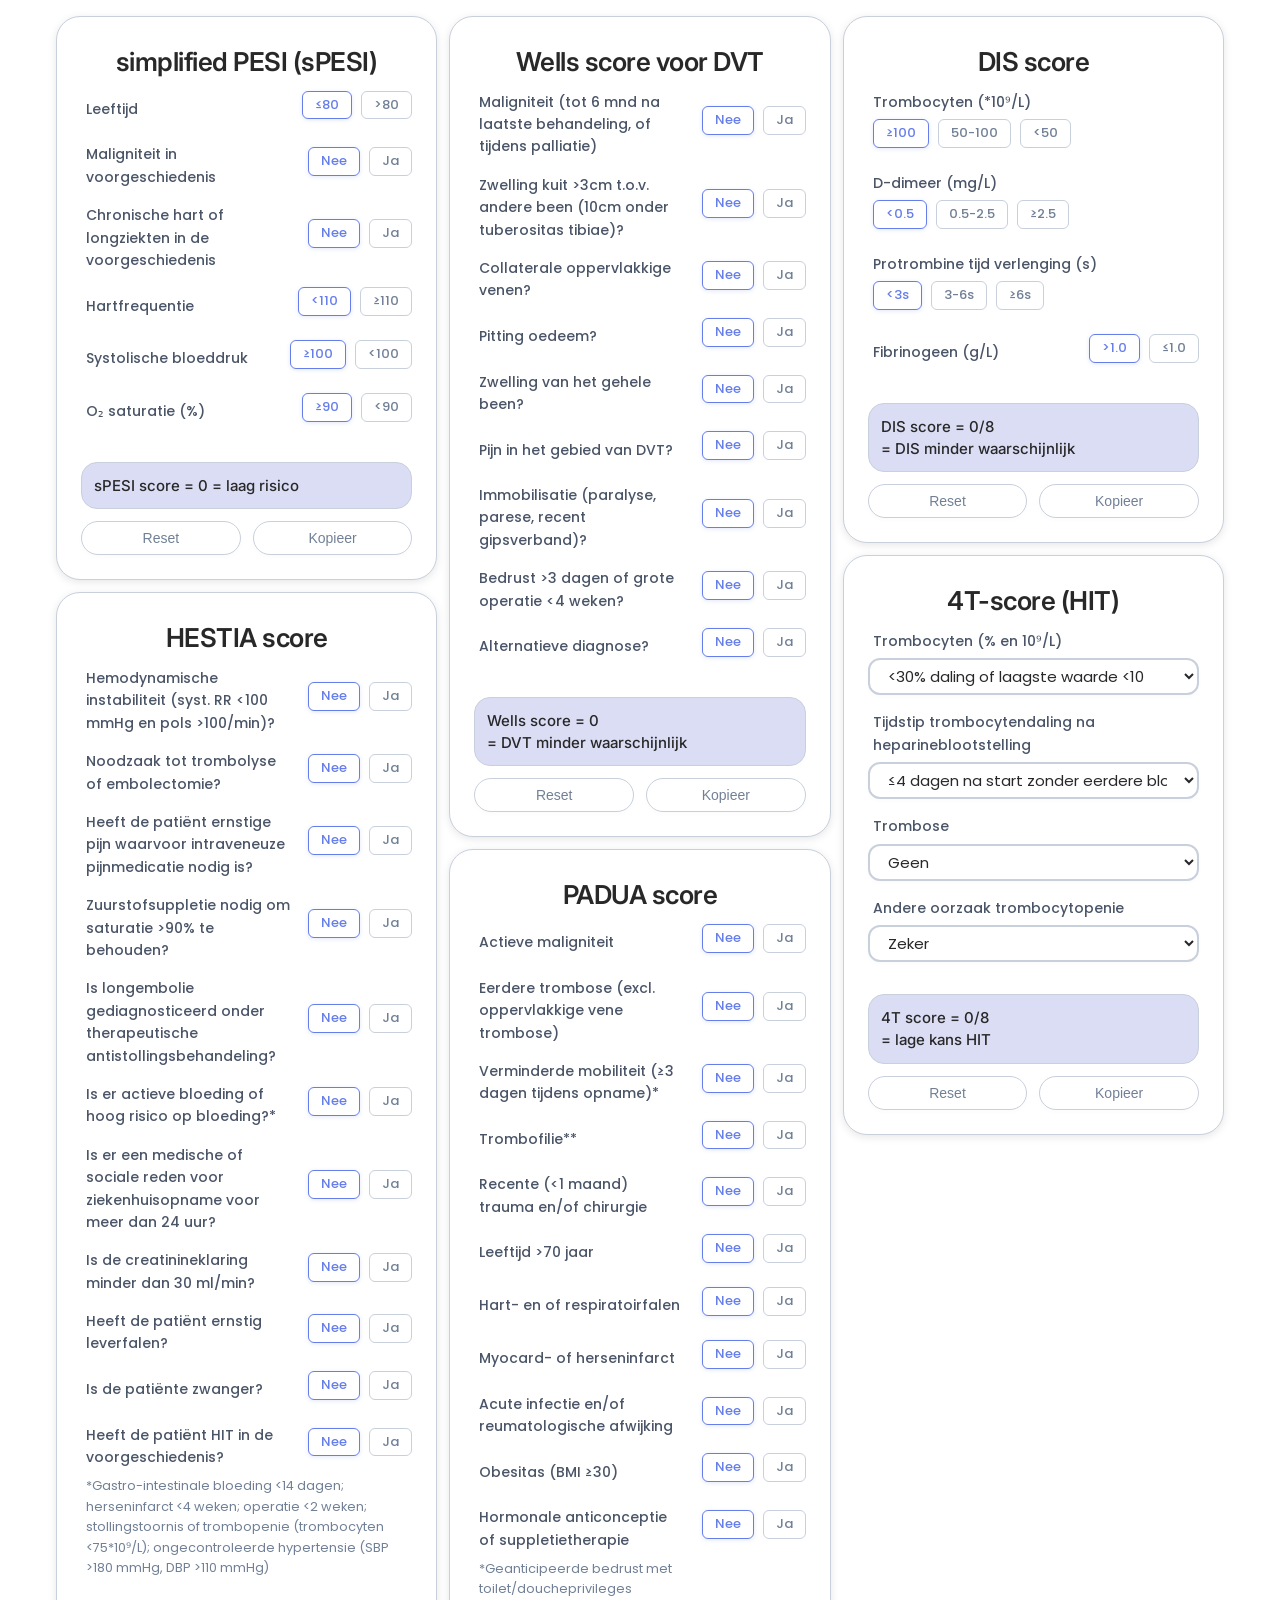
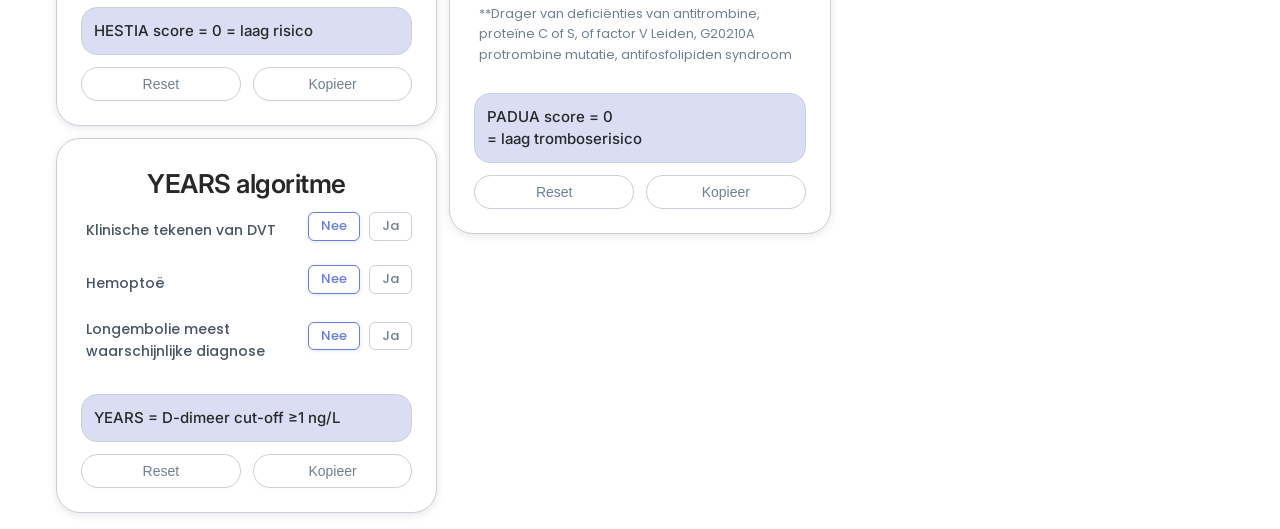
<file: vasculaire.html>
<!DOCTYPE html>
<html lang="nl">

<head>
    <meta charset="UTF-8">
    <meta name="viewport" content="width=device-width, initial-scale=1.0">
    <title>Vasculaire geneeskunde</title>
    <link rel="preconnect" href="https://fonts.googleapis.com">
    <link rel="preconnect" href="https://fonts.gstatic.com" crossorigin>
    <link
        href="https://fonts.googleapis.com/css2?family=Inter:wght@400;600;700&family=Poppins:wght@400;500;600;700&display=swap"
        rel="stylesheet">
    <link rel="stylesheet" href="styles.css">
</head>

<body>
    <div class="wrapper">
        <!-- simplified PESI (sPESI) -->
        <div class="container">
            <h1>simplified PESI (sPESI)</h1>

            <form id="spesiForm">
                <div class="form-group">
                    <label>Leeftijd</label>
                    <div class="radio-group">
                        <label class="radio-label">
                            <input type="radio" name="age_spesi" value="0" checked>
                            &le;80
                        </label>
                        <label class="radio-label">
                            <input type="radio" name="age_spesi" value="1">
                            &gt;80
                        </label>
                    </div>
                </div>

                <div class="form-group">
                    <label>Maligniteit in voorgeschiedenis</label>
                    <div class="radio-group">
                        <label class="radio-label">
                            <input type="radio" name="cancer_spesi" value="0" checked>
                            Nee
                        </label>
                        <label class="radio-label">
                            <input type="radio" name="cancer_spesi" value="1">
                            Ja
                        </label>
                    </div>
                </div>

                <div class="form-group">
                    <label>Chronische hart of longziekten in de voorgeschiedenis</label>
                    <div class="radio-group">
                        <label class="radio-label">
                            <input type="radio" name="chron_pulm_spesi" value="0" checked>
                            Nee
                        </label>
                        <label class="radio-label">
                            <input type="radio" name="chron_pulm_spesi" value="1">
                            Ja
                        </label>
                    </div>
                </div>

                <div class="form-group">
                    <label>Hartfrequentie</label>
                    <div class="radio-group">
                        <label class="radio-label">
                            <input type="radio" name="pr_spesi" value="0" checked>
                            &lt;110
                        </label>
                        <label class="radio-label">
                            <input type="radio" name="pr_spesi" value="1">
                            &ge;110
                        </label>
                    </div>
                </div>

                <div class="form-group">
                    <label>Systolische bloeddruk</label>
                    <div class="radio-group">
                        <label class="radio-label">
                            <input type="radio" name="sbp_spesi" value="0" checked>
                            &ge;100
                        </label>
                        <label class="radio-label">
                            <input type="radio" name="sbp_spesi" value="1">
                            &lt;100
                        </label>
                    </div>
                </div>

                <div class="form-group">
                    <label>O&#x2082; saturatie (%)</label>
                    <div class="radio-group">
                        <label class="radio-label">
                            <input type="radio" name="spo2_spesi" value="0" checked>
                            &ge;90
                        </label>
                        <label class="radio-label">
                            <input type="radio" name="spo2_spesi" value="1">
                            &lt;90
                        </label>
                    </div>
                </div>
            </form>

            <div class="results show" id="spesiResults">
                <div class="result-item">
                    <div class="result-value">
                        <span id="spesiScore">sPESI score = 0 = laag risico</span>
                    </div>
                </div>
            </div>
            <div class="button-container">
                <button type="button" id="resetButtonSpesi" class="reset-button">Reset</button>
                <button type="button" id="copyButtonSpesi" class="copy-button"
                    title="Kopieer naar klembord">Kopieer</button>
            </div>
        </div>

        <!-- HESTIA score -->
        <div class="container">
            <h1>HESTIA score</h1>

            <form id="hestiaForm">
                <div class="form-group">
                    <label>Hemodynamische instabiliteit (syst. RR &lt;100 mmHg en pols &gt;100/min)?</label>
                    <div class="radio-group">
                        <label class="radio-label">
                            <input type="radio" name="HD_hestia" value="0" checked>
                            Nee
                        </label>
                        <label class="radio-label">
                            <input type="radio" name="HD_hestia" value="1">
                            Ja
                        </label>
                    </div>
                </div>

                <div class="form-group">
                    <label>Noodzaak tot trombolyse of embolectomie?</label>
                    <div class="radio-group">
                        <label class="radio-label">
                            <input type="radio" name="lysis_hestia" value="0" checked>
                            Nee
                        </label>
                        <label class="radio-label">
                            <input type="radio" name="lysis_hestia" value="1">
                            Ja
                        </label>
                    </div>
                </div>

                <div class="form-group">
                    <label>Heeft de pati&euml;nt ernstige pijn waarvoor intraveneuze pijnmedicatie nodig is?</label>
                    <div class="radio-group">
                        <label class="radio-label">
                            <input type="radio" name="pain_hestia" value="0" checked>
                            Nee
                        </label>
                        <label class="radio-label">
                            <input type="radio" name="pain_hestia" value="1">
                            Ja
                        </label>
                    </div>
                </div>

                <div class="form-group">
                    <label>Zuurstofsuppletie nodig om saturatie &gt;90% te behouden?</label>
                    <div class="radio-group">
                        <label class="radio-label">
                            <input type="radio" name="o2_hestia" value="0" checked>
                            Nee
                        </label>
                        <label class="radio-label">
                            <input type="radio" name="o2_hestia" value="1">
                            Ja
                        </label>
                    </div>
                </div>

                <div class="form-group">
                    <label>Is longembolie gediagnosticeerd onder therapeutische antistollingsbehandeling?</label>
                    <div class="radio-group">
                        <label class="radio-label">
                            <input type="radio" name="LE_hestia" value="0" checked>
                            Nee
                        </label>
                        <label class="radio-label">
                            <input type="radio" name="LE_hestia" value="1">
                            Ja
                        </label>
                    </div>
                </div>

                <div class="form-group">
                    <label>Is er actieve bloeding of hoog risico op bloeding?*</label>
                    <div class="radio-group">
                        <label class="radio-label">
                            <input type="radio" name="bleed_hestia" value="0" checked>
                            Nee
                        </label>
                        <label class="radio-label">
                            <input type="radio" name="bleed_hestia" value="1">
                            Ja
                        </label>
                    </div>
                </div>

                <div class="form-group">
                    <label>Is er een medische of sociale reden voor ziekenhuisopname voor meer dan 24 uur?</label>
                    <div class="radio-group">
                        <label class="radio-label">
                            <input type="radio" name="opname_hestia" value="0" checked>
                            Nee
                        </label>
                        <label class="radio-label">
                            <input type="radio" name="opname_hestia" value="1">
                            Ja
                        </label>
                    </div>
                </div>

                <div class="form-group">
                    <label>Is de creatinineklaring minder dan 30 ml/min?</label>
                    <div class="radio-group">
                        <label class="radio-label">
                            <input type="radio" name="gfr_hestia" value="0" checked>
                            Nee
                        </label>
                        <label class="radio-label">
                            <input type="radio" name="gfr_hestia" value="1">
                            Ja
                        </label>
                    </div>
                </div>

                <div class="form-group">
                    <label>Heeft de pati&euml;nt ernstig leverfalen?</label>
                    <div class="radio-group">
                        <label class="radio-label">
                            <input type="radio" name="liver_hestia" value="0" checked>
                            Nee
                        </label>
                        <label class="radio-label">
                            <input type="radio" name="liver_hestia" value="1">
                            Ja
                        </label>
                    </div>
                </div>

                <div class="form-group">
                    <label>Is de pati&euml;nte zwanger?</label>
                    <div class="radio-group">
                        <label class="radio-label">
                            <input type="radio" name="pregnancy_hestia" value="0" checked>
                            Nee
                        </label>
                        <label class="radio-label">
                            <input type="radio" name="pregnancy_hestia" value="1">
                            Ja
                        </label>
                    </div>
                </div>

                <div class="form-group">
                    <label>Heeft de pati&euml;nt HIT in de voorgeschiedenis?</label>
                    <div class="radio-group">
                        <label class="radio-label">
                            <input type="radio" name="HIT_hestia" value="0" checked>
                            Nee
                        </label>
                        <label class="radio-label">
                            <input type="radio" name="HIT_hestia" value="1">
                            Ja
                        </label>
                    </div>
                </div>

                <p class="note">*Gastro-intestinale bloeding &lt;14 dagen; herseninfarct &lt;4 weken; operatie &lt;2 weken; stollingstoornis of trombopenie (trombocyten &lt;75*10&#x2079;/L); ongecontroleerde hypertensie (SBP &gt;180 mmHg, DBP &gt;110 mmHg)</p>
            </form>

            <div class="results show" id="hestiaResults">
                <div class="result-item">
                    <div class="result-value">
                        <span id="hestiaScore">HESTIA score = 0 = laag risico</span>
                    </div>
                </div>
            </div>
            <div class="button-container">
                <button type="button" id="resetButtonHestia" class="reset-button">Reset</button>
                <button type="button" id="copyButtonHestia" class="copy-button"
                    title="Kopieer naar klembord">Kopieer</button>
            </div>
        </div>

        <!-- YEARS algoritme -->
        <div class="container">
            <h1>YEARS algoritme</h1>

            <form id="yearsForm">
                <div class="form-group">
                    <label>Klinische tekenen van DVT</label>
                    <div class="radio-group">
                        <label class="radio-label">
                            <input type="radio" name="dvt_years" value="0" checked>
                            Nee
                        </label>
                        <label class="radio-label">
                            <input type="radio" name="dvt_years" value="1">
                            Ja
                        </label>
                    </div>
                </div>

                <div class="form-group">
                    <label>Hemoptoë</label>
                    <div class="radio-group">
                        <label class="radio-label">
                            <input type="radio" name="hemoptoe_years" value="0" checked>
                            Nee
                        </label>
                        <label class="radio-label">
                            <input type="radio" name="hemoptoe_years" value="1">
                            Ja
                        </label>
                    </div>
                </div>

                <div class="form-group">
                    <label>Longembolie meest waarschijnlijke diagnose</label>
                    <div class="radio-group">
                        <label class="radio-label">
                            <input type="radio" name="likelydiag_years" value="0" checked>
                            Nee
                        </label>
                        <label class="radio-label">
                            <input type="radio" name="likelydiag_years" value="1">
                            Ja
                        </label>
                    </div>
                </div>
            </form>

            <div class="results show" id="yearsResults">
                <div class="result-item">
                    <div class="result-value">
                        <span id="yearsScore">YEARS = D-dimeer cut-off &ge;1 ng/L</span>
                    </div>
                </div>
            </div>
            <div class="button-container">
                <button type="button" id="resetButtonYears" class="reset-button">Reset</button>
                <button type="button" id="copyButtonYears" class="copy-button"
                    title="Kopieer naar klembord">Kopieer</button>
            </div>
        </div>

        <!-- Wells score voor DVT -->
        <div class="container">
            <h1>Wells score voor DVT</h1>

            <form id="wellsForm">
                <div class="form-group">
                    <label>Maligniteit (tot 6 mnd na laatste behandeling, of tijdens palliatie)</label>
                    <div class="radio-group">
                        <label class="radio-label">
                            <input type="radio" name="wells_maligniteit" value="0" checked>
                            Nee
                        </label>
                        <label class="radio-label">
                            <input type="radio" name="wells_maligniteit" value="1">
                            Ja
                        </label>
                    </div>
                </div>

                <div class="form-group">
                    <label>Zwelling kuit &gt;3cm t.o.v. andere been (10cm onder tuberositas tibiae)?</label>
                    <div class="radio-group">
                        <label class="radio-label">
                            <input type="radio" name="wells_zwelling_kuit" value="0" checked>
                            Nee
                        </label>
                        <label class="radio-label">
                            <input type="radio" name="wells_zwelling_kuit" value="1">
                            Ja
                        </label>
                    </div>
                </div>

                <div class="form-group">
                    <label>Collaterale oppervlakkige venen?</label>
                    <div class="radio-group">
                        <label class="radio-label">
                            <input type="radio" name="wells_varices" value="0" checked>
                            Nee
                        </label>
                        <label class="radio-label">
                            <input type="radio" name="wells_varices" value="1">
                            Ja
                        </label>
                    </div>
                </div>

                <div class="form-group">
                    <label>Pitting oedeem?</label>
                    <div class="radio-group">
                        <label class="radio-label">
                            <input type="radio" name="wells_oedeem" value="0" checked>
                            Nee
                        </label>
                        <label class="radio-label">
                            <input type="radio" name="wells_oedeem" value="1">
                            Ja
                        </label>
                    </div>
                </div>

                <div class="form-group">
                    <label>Zwelling van het gehele been?</label>
                    <div class="radio-group">
                        <label class="radio-label">
                            <input type="radio" name="wells_zwelling_been" value="0" checked>
                            Nee
                        </label>
                        <label class="radio-label">
                            <input type="radio" name="wells_zwelling_been" value="1">
                            Ja
                        </label>
                    </div>
                </div>

                <div class="form-group">
                    <label>Pijn in het gebied van DVT?</label>
                    <div class="radio-group">
                        <label class="radio-label">
                            <input type="radio" name="wells_pijn" value="0" checked>
                            Nee
                        </label>
                        <label class="radio-label">
                            <input type="radio" name="wells_pijn" value="1">
                            Ja
                        </label>
                    </div>
                </div>

                <div class="form-group">
                    <label>Immobilisatie (paralyse, parese, recent gipsverband)?</label>
                    <div class="radio-group">
                        <label class="radio-label">
                            <input type="radio" name="wells_immobilisatie" value="0" checked>
                            Nee
                        </label>
                        <label class="radio-label">
                            <input type="radio" name="wells_immobilisatie" value="1">
                            Ja
                        </label>
                    </div>
                </div>

                <div class="form-group">
                    <label>Bedrust &gt;3 dagen of grote operatie &lt;4 weken?</label>
                    <div class="radio-group">
                        <label class="radio-label">
                            <input type="radio" name="wells_operatie" value="0" checked>
                            Nee
                        </label>
                        <label class="radio-label">
                            <input type="radio" name="wells_operatie" value="1">
                            Ja
                        </label>
                    </div>
                </div>

                <div class="form-group">
                    <label>Alternatieve diagnose?</label>
                    <div class="radio-group">
                        <label class="radio-label">
                            <input type="radio" name="wells_alternatief" value="0" checked>
                            Nee
                        </label>
                        <label class="radio-label">
                            <input type="radio" name="wells_alternatief" value="-2">
                            Ja
                        </label>
                    </div>
                </div>
            </form>

            <div class="results show" id="wellsResults">
                <div class="result-item">
                    <div class="result-value">
                        <span id="wellsScore">Wells score = 0
= DVT minder waarschijnlijk</span>
                    </div>
                </div>
            </div>
            <div class="button-container">
                <button type="button" id="resetButtonWells" class="reset-button">Reset</button>
                <button type="button" id="copyButtonWells" class="copy-button"
                    title="Kopieer naar klembord">Kopieer</button>
            </div>
        </div>

        <!-- PADUA score -->
        <div class="container">
            <h1>PADUA score</h1>

            <form id="paduaForm">
                <div class="form-group">
                    <label>Actieve maligniteit</label>
                    <div class="radio-group">
                        <label class="radio-label">
                            <input type="radio" name="maligniteit_padua" value="0" checked>
                            Nee
                        </label>
                        <label class="radio-label">
                            <input type="radio" name="maligniteit_padua" value="3">
                            Ja
                        </label>
                    </div>
                </div>

                <div class="form-group">
                    <label>Eerdere trombose (excl. oppervlakkige vene trombose)</label>
                    <div class="radio-group">
                        <label class="radio-label">
                            <input type="radio" name="vte_hist_padua" value="0" checked>
                            Nee
                        </label>
                        <label class="radio-label">
                            <input type="radio" name="vte_hist_padua" value="3">
                            Ja
                        </label>
                    </div>
                </div>

                <div class="form-group">
                    <label>Verminderde mobiliteit (&ge;3 dagen tijdens opname)*</label>
                    <div class="radio-group">
                        <label class="radio-label">
                            <input type="radio" name="mobiliteit_padua" value="0" checked>
                            Nee
                        </label>
                        <label class="radio-label">
                            <input type="radio" name="mobiliteit_padua" value="3">
                            Ja
                        </label>
                    </div>
                </div>

                <div class="form-group">
                    <label>Trombofilie**</label>
                    <div class="radio-group">
                        <label class="radio-label">
                            <input type="radio" name="trombofilie_padua" value="0" checked>
                            Nee
                        </label>
                        <label class="radio-label">
                            <input type="radio" name="trombofilie_padua" value="3">
                            Ja
                        </label>
                    </div>
                </div>

                <div class="form-group">
                    <label>Recente (&lt;1 maand) trauma en/of chirurgie</label>
                    <div class="radio-group">
                        <label class="radio-label">
                            <input type="radio" name="operatie_padua" value="0" checked>
                            Nee
                        </label>
                        <label class="radio-label">
                            <input type="radio" name="operatie_padua" value="2">
                            Ja
                        </label>
                    </div>
                </div>

                <div class="form-group">
                    <label>Leeftijd &gt;70 jaar</label>
                    <div class="radio-group">
                        <label class="radio-label">
                            <input type="radio" name="age_padua" value="0" checked>
                            Nee
                        </label>
                        <label class="radio-label">
                            <input type="radio" name="age_padua" value="1">
                            Ja
                        </label>
                    </div>
                </div>

                <div class="form-group">
                    <label>Hart- en of respiratoirfalen</label>
                    <div class="radio-group">
                        <label class="radio-label">
                            <input type="radio" name="cardio_pulm_padua" value="0" checked>
                            Nee
                        </label>
                        <label class="radio-label">
                            <input type="radio" name="cardio_pulm_padua" value="1">
                            Ja
                        </label>
                    </div>
                </div>

                <div class="form-group">
                    <label>Myocard- of herseninfarct</label>
                    <div class="radio-group">
                        <label class="radio-label">
                            <input type="radio" name="cvd_padua" value="0" checked>
                            Nee
                        </label>
                        <label class="radio-label">
                            <input type="radio" name="cvd_padua" value="1">
                            Ja
                        </label>
                    </div>
                </div>

                <div class="form-group">
                    <label>Acute infectie en/of reumatologische afwijking</label>
                    <div class="radio-group">
                        <label class="radio-label">
                            <input type="radio" name="inflam_padua" value="0" checked>
                            Nee
                        </label>
                        <label class="radio-label">
                            <input type="radio" name="inflam_padua" value="1">
                            Ja
                        </label>
                    </div>
                </div>

                <div class="form-group">
                    <label>Obesitas (BMI &ge;30)</label>
                    <div class="radio-group">
                        <label class="radio-label">
                            <input type="radio" name="obesitas_padua" value="0" checked>
                            Nee
                        </label>
                        <label class="radio-label">
                            <input type="radio" name="obesitas_padua" value="1">
                            Ja
                        </label>
                    </div>
                </div>

                <div class="form-group">
                    <label>Hormonale anticonceptie of suppletietherapie</label>
                    <div class="radio-group">
                        <label class="radio-label">
                            <input type="radio" name="hormone_padua" value="0" checked>
                            Nee
                        </label>
                        <label class="radio-label">
                            <input type="radio" name="hormone_padua" value="1">
                            Ja
                        </label>
                    </div>
                </div>

                <p class="note">*Geanticipeerde bedrust met toilet/doucheprivileges</p>
                <p class="note">**Drager van deficiënties van antitrombine, proteïne C of S, of factor V Leiden, G20210A protrombine mutatie, antifosfolipiden syndroom</p>
            </form>

            <div class="results show" id="paduaResults">
                <div class="result-item">
                    <div class="result-value">
                        <span id="paduaScore">PADUA score = 0
= laag tromboserisico</span>
                    </div>
                </div>
            </div>
            <div class="button-container">
                <button type="button" id="resetButtonPadua" class="reset-button">Reset</button>
                <button type="button" id="copyButtonPadua" class="copy-button"
                    title="Kopieer naar klembord">Kopieer</button>
            </div>
        </div>

        <!-- DIS score -->
        <div class="container">
            <h1>DIS score</h1>

            <form id="disForm">
                <div class="form-group">
                    <label>Trombocyten (*10&#x2079;/L)</label>
                    <div class="radio-group">
                        <label class="radio-label">
                            <input type="radio" name="trombo_dis" value="0" checked>
                            &ge;100
                        </label>
                        <label class="radio-label">
                            <input type="radio" name="trombo_dis" value="1">
                            50-100
                        </label>
                        <label class="radio-label">
                            <input type="radio" name="trombo_dis" value="2">
                            &lt;50
                        </label>
                    </div>
                </div>

                <div class="form-group">
                    <label>D-dimeer (mg/L)</label>
                    <div class="radio-group">
                        <label class="radio-label">
                            <input type="radio" name="ddimeer_dis" value="0" checked>
                            &lt;0.5
                        </label>
                        <label class="radio-label">
                            <input type="radio" name="ddimeer_dis" value="2">
                            0.5-2.5
                        </label>
                        <label class="radio-label">
                            <input type="radio" name="ddimeer_dis" value="3">
                            &ge;2.5
                        </label>
                    </div>
                </div>

                <div class="form-group">
                    <label>Protrombine tijd verlenging (s)</label>
                    <div class="radio-group">
                        <label class="radio-label">
                            <input type="radio" name="pt_dis" value="0" checked>
                            &lt;3s
                        </label>
                        <label class="radio-label">
                            <input type="radio" name="pt_dis" value="1">
                            3-6s
                        </label>
                        <label class="radio-label">
                            <input type="radio" name="pt_dis" value="2">
                            &ge;6s
                        </label>
                    </div>
                </div>

                <div class="form-group">
                    <label>Fibrinogeen (g/L)</label>
                    <div class="radio-group">
                        <label class="radio-label">
                            <input type="radio" name="fib_dis" value="0" checked>
                            &gt;1.0
                        </label>
                        <label class="radio-label">
                            <input type="radio" name="fib_dis" value="1">
                            &le;1.0
                        </label>
                    </div>
                </div>
            </form>

            <div class="results show" id="disResults">
                <div class="result-item">
                    <div class="result-value">
                        <span id="disScore">DIS score = 0/8
= DIS minder waarschijnlijk</span>
                    </div>
                </div>
            </div>
            <div class="button-container">
                <button type="button" id="resetButtonDis" class="reset-button">Reset</button>
                <button type="button" id="copyButtonDis" class="copy-button"
                    title="Kopieer naar klembord">Kopieer</button>
            </div>
        </div>

        <!-- 4T-score (HIT) -->
        <div class="container">
            <h1>4T-score (HIT)</h1>

            <form id="hitForm">
                <div class="form-group">
                    <label for="trombo_hit">Trombocyten (% en 10&#x2079;/L)</label>
                    <select id="trombo_hit">
                        <option value="0" selected>&lt;30% daling of laagste waarde &lt;10</option>
                        <option value="1">30-50% daling of laagste waarde 10-19</option>
                        <option value="2">&gt;50% daling en laagste waarde &ge;20</option>
                    </select>
                </div>

                <div class="form-group">
                    <label for="tijd_hit">Tijdstip trombocytendaling na heparineblootstelling</label>
                    <select id="tijd_hit">
                        <option value="0" selected>&le;4 dagen na start zonder eerdere blootstelling</option>
                        <option value="1">&gt;10 dagen na start, of tijdstip onduidelijk</option>
                        <option value="2">5-10 dagen na start, of &le;1 dag bij recente (&lt;30d) blootstelling</option>
                    </select>
                </div>

                <div class="form-group">
                    <label for="trombose_hit">Trombose</label>
                    <select id="trombose_hit">
                        <option value="0" selected>Geen</option>
                        <option value="1">Progressief/recidief, erythemateuze huidafwijking, of verdenking</option>
                        <option value="2">Nieuwe trombose, huidnecrose, of acute reactie op IV heparine</option>
                    </select>
                </div>

                <div class="form-group">
                    <label for="oorzaak_hit">Andere oorzaak trombocytopenie</label>
                    <select id="oorzaak_hit">
                        <option value="0" selected>Zeker</option>
                        <option value="1">Mogelijk</option>
                        <option value="2">Geen</option>
                    </select>
                </div>
            </form>

            <div class="results show" id="hitResults">
                <div class="result-item">
                    <div class="result-value">
                        <span id="hitScore">4T score = 0/8
= lage kans HIT</span>
                    </div>
                </div>
            </div>
            <div class="button-container">
                <button type="button" id="resetButtonHit" class="reset-button">Reset</button>
                <button type="button" id="copyButtonHit" class="copy-button"
                    title="Kopieer naar klembord">Kopieer</button>
            </div>
        </div>
    </div>

    <script src="shared.js"></script>
    <script>
        // ============================================================
        // simplified PESI (sPESI) Calculator
        // ============================================================
        let currentSpesiText = '';

        function calculateSPESI() {
            const age = parseInt(document.querySelector('input[name="age_spesi"]:checked').value);
            const cancer = parseInt(document.querySelector('input[name="cancer_spesi"]:checked').value);
            const chronPulm = parseInt(document.querySelector('input[name="chron_pulm_spesi"]:checked').value);
            const pr = parseInt(document.querySelector('input[name="pr_spesi"]:checked').value);
            const sbp = parseInt(document.querySelector('input[name="sbp_spesi"]:checked').value);
            const spo2 = parseInt(document.querySelector('input[name="spo2_spesi"]:checked').value);

            const score = age + cancer + chronPulm + pr + sbp + spo2;
            const risk = score === 0 ? 'laag risico' : 'hoog risico';

            currentSpesiText = `sPESI score = ${score} = ${risk}`;
            document.getElementById('spesiScore').textContent = currentSpesiText;
        }

        const spesiRadios = 'input[name="age_spesi"], input[name="cancer_spesi"], input[name="chron_pulm_spesi"], input[name="pr_spesi"], input[name="sbp_spesi"], input[name="spo2_spesi"]';

        document.querySelectorAll(spesiRadios).forEach(radio => {
            radio.addEventListener('change', calculateSPESI);
        });

        setupCopy('copyButtonSpesi', () => currentSpesiText);

        document.getElementById('resetButtonSpesi').addEventListener('click', function () {
            document.querySelectorAll(spesiRadios).forEach(radio => {
                if (radio.value === "0") radio.checked = true;
            });
            calculateSPESI();
            showButtonFeedback(this, 'reset-done');
        });

        calculateSPESI();

        // ============================================================
        // HESTIA score Calculator
        // ============================================================
        let currentHestiaText = '';

        function calculateHESTIA() {
            const hd = parseInt(document.querySelector('input[name="HD_hestia"]:checked').value);
            const lysis = parseInt(document.querySelector('input[name="lysis_hestia"]:checked').value);
            const pain = parseInt(document.querySelector('input[name="pain_hestia"]:checked').value);
            const o2 = parseInt(document.querySelector('input[name="o2_hestia"]:checked').value);
            const le = parseInt(document.querySelector('input[name="LE_hestia"]:checked').value);
            const bleed = parseInt(document.querySelector('input[name="bleed_hestia"]:checked').value);
            const opname = parseInt(document.querySelector('input[name="opname_hestia"]:checked').value);
            const gfr = parseInt(document.querySelector('input[name="gfr_hestia"]:checked').value);
            const liver = parseInt(document.querySelector('input[name="liver_hestia"]:checked').value);
            const pregnancy = parseInt(document.querySelector('input[name="pregnancy_hestia"]:checked').value);
            const hit = parseInt(document.querySelector('input[name="HIT_hestia"]:checked').value);

            const score = hd + lysis + pain + o2 + le + bleed + opname + gfr + liver + pregnancy + hit;
            const risk = score === 0 ? 'laag risico' : 'hoog risico';

            currentHestiaText = `HESTIA score = ${score} = ${risk}`;
            document.getElementById('hestiaScore').textContent = currentHestiaText;
        }

        const hestiaRadios = 'input[name="HD_hestia"], input[name="lysis_hestia"], input[name="pain_hestia"], input[name="o2_hestia"], input[name="LE_hestia"], input[name="bleed_hestia"], input[name="opname_hestia"], input[name="gfr_hestia"], input[name="liver_hestia"], input[name="pregnancy_hestia"], input[name="HIT_hestia"]';

        document.querySelectorAll(hestiaRadios).forEach(radio => {
            radio.addEventListener('change', calculateHESTIA);
        });

        setupCopy('copyButtonHestia', () => currentHestiaText);

        document.getElementById('resetButtonHestia').addEventListener('click', function () {
            document.querySelectorAll(hestiaRadios).forEach(radio => {
                if (radio.value === "0") radio.checked = true;
            });
            calculateHESTIA();
            showButtonFeedback(this, 'reset-done');
        });

        calculateHESTIA();

        // ============================================================
        // YEARS algoritme Calculator
        // ============================================================
        let currentYearsText = '';

        function calculateYEARS() {
            const dvt = parseInt(document.querySelector('input[name="dvt_years"]:checked').value);
            const hemoptoe = parseInt(document.querySelector('input[name="hemoptoe_years"]:checked').value);
            const likelydiag = parseInt(document.querySelector('input[name="likelydiag_years"]:checked').value);

            let cutoff;
            if (dvt === 1 || hemoptoe === 1 || likelydiag === 1) {
                cutoff = 'D-dimeer cut-off \u22650.5 ng/L';
            } else {
                cutoff = 'D-dimeer cut-off \u22651 ng/L';
            }

            currentYearsText = `YEARS = ${cutoff}`;
            document.getElementById('yearsScore').textContent = currentYearsText;
        }

        const yearsRadios = 'input[name="dvt_years"], input[name="hemoptoe_years"], input[name="likelydiag_years"]';

        document.querySelectorAll(yearsRadios).forEach(radio => {
            radio.addEventListener('change', calculateYEARS);
        });

        setupCopy('copyButtonYears', () => currentYearsText);

        document.getElementById('resetButtonYears').addEventListener('click', function () {
            document.querySelectorAll(yearsRadios).forEach(radio => {
                if (radio.value === "0") radio.checked = true;
            });
            calculateYEARS();
            showButtonFeedback(this, 'reset-done');
        });

        calculateYEARS();

        // ============================================================
        // Wells score voor DVT Calculator
        // ============================================================
        let currentWellsText = '';

        function calculateWells() {
            const maligniteit = parseInt(document.querySelector('input[name="wells_maligniteit"]:checked').value);
            const zwellingKuit = parseInt(document.querySelector('input[name="wells_zwelling_kuit"]:checked').value);
            const varices = parseInt(document.querySelector('input[name="wells_varices"]:checked').value);
            const oedeem = parseInt(document.querySelector('input[name="wells_oedeem"]:checked').value);
            const zwellingBeen = parseInt(document.querySelector('input[name="wells_zwelling_been"]:checked').value);
            const pijn = parseInt(document.querySelector('input[name="wells_pijn"]:checked').value);
            const immobilisatie = parseInt(document.querySelector('input[name="wells_immobilisatie"]:checked').value);
            const operatie = parseInt(document.querySelector('input[name="wells_operatie"]:checked').value);
            const alternatief = parseInt(document.querySelector('input[name="wells_alternatief"]:checked').value);

            const score = maligniteit + zwellingKuit + varices + oedeem + zwellingBeen + pijn + immobilisatie + operatie + alternatief;
            const risk = score >= 2 ? 'DVT waarschijnlijker' : 'DVT minder waarschijnlijk';

            currentWellsText = `Wells score = ${score}\n= ${risk}`;
            document.getElementById('wellsScore').textContent = currentWellsText;
        }

        const wellsRadios = 'input[name="wells_maligniteit"], input[name="wells_zwelling_kuit"], input[name="wells_varices"], input[name="wells_oedeem"], input[name="wells_zwelling_been"], input[name="wells_pijn"], input[name="wells_immobilisatie"], input[name="wells_operatie"], input[name="wells_alternatief"]';

        document.querySelectorAll(wellsRadios).forEach(radio => {
            radio.addEventListener('change', calculateWells);
        });

        setupCopy('copyButtonWells', () => currentWellsText);

        document.getElementById('resetButtonWells').addEventListener('click', function () {
            document.querySelectorAll(wellsRadios).forEach(radio => {
                if (radio.value === "0") radio.checked = true;
            });
            calculateWells();
            showButtonFeedback(this, 'reset-done');
        });

        calculateWells();

        // ============================================================
        // PADUA score Calculator
        // ============================================================
        let currentPaduaText = '';

        function calculatePADUA() {
            const maligniteit = parseInt(document.querySelector('input[name="maligniteit_padua"]:checked').value);
            const vteHist = parseInt(document.querySelector('input[name="vte_hist_padua"]:checked').value);
            const mobiliteit = parseInt(document.querySelector('input[name="mobiliteit_padua"]:checked').value);
            const trombofilie = parseInt(document.querySelector('input[name="trombofilie_padua"]:checked').value);
            const operatie = parseInt(document.querySelector('input[name="operatie_padua"]:checked').value);
            const age = parseInt(document.querySelector('input[name="age_padua"]:checked').value);
            const cardioPulm = parseInt(document.querySelector('input[name="cardio_pulm_padua"]:checked').value);
            const cvd = parseInt(document.querySelector('input[name="cvd_padua"]:checked').value);
            const inflam = parseInt(document.querySelector('input[name="inflam_padua"]:checked').value);
            const obesitas = parseInt(document.querySelector('input[name="obesitas_padua"]:checked').value);
            const hormone = parseInt(document.querySelector('input[name="hormone_padua"]:checked').value);

            const score = maligniteit + vteHist + mobiliteit + trombofilie + operatie + age + cardioPulm + cvd + inflam + obesitas + hormone;
            const risk = score < 4 ? 'laag tromboserisico' : 'hoog tromboserisico';

            currentPaduaText = `PADUA score = ${score}\n= ${risk}`;
            document.getElementById('paduaScore').textContent = currentPaduaText;
        }

        const paduaRadios = 'input[name="maligniteit_padua"], input[name="vte_hist_padua"], input[name="mobiliteit_padua"], input[name="trombofilie_padua"], input[name="operatie_padua"], input[name="age_padua"], input[name="cardio_pulm_padua"], input[name="cvd_padua"], input[name="inflam_padua"], input[name="obesitas_padua"], input[name="hormone_padua"]';

        document.querySelectorAll(paduaRadios).forEach(radio => {
            radio.addEventListener('change', calculatePADUA);
        });

        setupCopy('copyButtonPadua', () => currentPaduaText);

        document.getElementById('resetButtonPadua').addEventListener('click', function () {
            document.querySelectorAll(paduaRadios).forEach(radio => {
                if (radio.value === "0") radio.checked = true;
            });
            calculatePADUA();
            showButtonFeedback(this, 'reset-done');
        });

        calculatePADUA();

        // ============================================================
        // DIS score Calculator
        // ============================================================
        let currentDisText = '';

        function calculateDIS() {
            const trombo = parseInt(document.querySelector('input[name="trombo_dis"]:checked').value);
            const ddimeer = parseInt(document.querySelector('input[name="ddimeer_dis"]:checked').value);
            const pt = parseInt(document.querySelector('input[name="pt_dis"]:checked').value);
            const fib = parseInt(document.querySelector('input[name="fib_dis"]:checked').value);

            const score = trombo + ddimeer + pt + fib;
            const risk = score >= 5 ? 'DIS waarschijnlijk' : 'DIS minder waarschijnlijk';

            currentDisText = `DIS score = ${score}/8\n= ${risk}`;
            document.getElementById('disScore').textContent = currentDisText;
        }

        const disRadios = 'input[name="trombo_dis"], input[name="ddimeer_dis"], input[name="pt_dis"], input[name="fib_dis"]';

        document.querySelectorAll(disRadios).forEach(radio => {
            radio.addEventListener('change', calculateDIS);
        });

        setupCopy('copyButtonDis', () => currentDisText);

        document.getElementById('resetButtonDis').addEventListener('click', function () {
            document.querySelectorAll(disRadios).forEach(radio => {
                if (radio.value === "0") radio.checked = true;
            });
            calculateDIS();
            showButtonFeedback(this, 'reset-done');
        });

        calculateDIS();

        // ============================================================
        // 4T-score (HIT) Calculator
        // ============================================================
        let currentHitText = '';

        function calculateHIT() {
            const trombo = parseInt(document.getElementById('trombo_hit').value);
            const tijd = parseInt(document.getElementById('tijd_hit').value);
            const trombose = parseInt(document.getElementById('trombose_hit').value);
            const oorzaak = parseInt(document.getElementById('oorzaak_hit').value);

            const score = trombo + tijd + trombose + oorzaak;

            let risk;
            if (score <= 3) risk = 'lage kans HIT';
            else if (score <= 5) risk = 'intermediate kans HIT';
            else risk = 'hoge kans HIT';

            currentHitText = `4T score = ${score}/8\n= ${risk}`;
            document.getElementById('hitScore').textContent = currentHitText;
        }

        document.getElementById('trombo_hit').addEventListener('change', calculateHIT);
        document.getElementById('tijd_hit').addEventListener('change', calculateHIT);
        document.getElementById('trombose_hit').addEventListener('change', calculateHIT);
        document.getElementById('oorzaak_hit').addEventListener('change', calculateHIT);

        setupCopy('copyButtonHit', () => currentHitText);

        document.getElementById('resetButtonHit').addEventListener('click', function () {
            document.getElementById('trombo_hit').selectedIndex = 0;
            document.getElementById('tijd_hit').selectedIndex = 0;
            document.getElementById('trombose_hit').selectedIndex = 0;
            document.getElementById('oorzaak_hit').selectedIndex = 0;
            calculateHIT();
            showButtonFeedback(this, 'reset-done');
        });

        calculateHIT();
    </script>
</body>

</html>
</file>
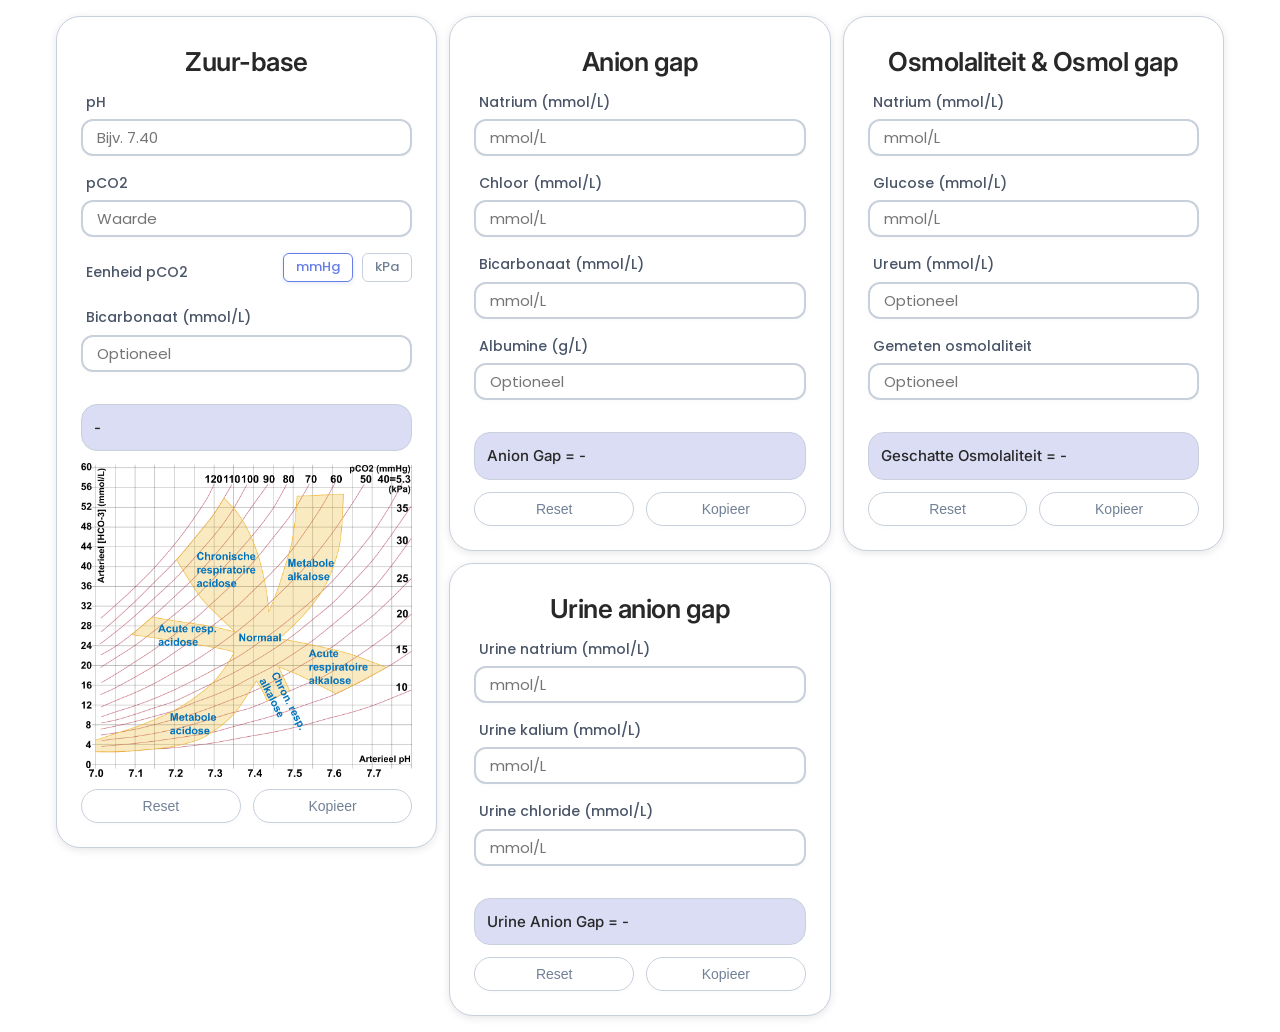
<file: zuurbase.html>
<!DOCTYPE html>
<html lang="nl">

<head>
    <meta charset="UTF-8">
    <meta name="viewport" content="width=device-width, initial-scale=1.0">
    <title>Zuur-base</title>
    <link rel="preconnect" href="https://fonts.googleapis.com">
    <link rel="preconnect" href="https://fonts.gstatic.com" crossorigin>
    <link
        href="https://fonts.googleapis.com/css2?family=Inter:wght@400;600;700&family=Poppins:wght@400;500;600;700&display=swap"
        rel="stylesheet">
    <link rel="stylesheet" href="styles.css">
</head>

<body>
    <div class="wrapper">
        <!-- Zuur-base calculator -->
        <div class="container">
            <h1>Zuur-base</h1>

            <form id="zbForm">
                <div class="form-group">
                    <label for="pH_zb">pH</label>
                    <input type="number" id="pH_zb" min="6" max="8" step="0.01" placeholder="Bijv. 7.40">
                </div>

                <div class="form-group">
                    <label for="pCO2_zb">pCO2</label>
                    <input type="number" id="pCO2_zb" min="0" max="200" step="0.1" placeholder="Waarde">
                </div>

                <div class="form-group">
                    <label>Eenheid pCO2</label>
                    <div class="radio-group">
                        <label class="radio-label">
                            <input type="radio" name="unit_zb" value="mmHg" checked>
                            mmHg
                        </label>
                        <label class="radio-label">
                            <input type="radio" name="unit_zb" value="kPa">
                            kPa
                        </label>
                    </div>
                </div>

                <div class="form-group">
                    <label for="bic_zb">Bicarbonaat (mmol/L)</label>
                    <input type="number" id="bic_zb" min="0" max="50" step="0.1" placeholder="Optioneel">
                </div>
            </form>

            <div class="results show" id="zbResults">
                <div class="result-item">
                    <div class="result-value">
                        <span id="zbResult">-</span>
                    </div>
                </div>
            </div>

            <!-- Davenport diagram -->
            <div class="davenport-wrapper" id="davenportWrapper">
                <div class="davenport-line-h" id="davenportLineH"></div>
                <div class="davenport-line-v" id="davenportLineV"></div>
                <img class="davenport-img" src="acid5-min.png" alt="Davenport diagram" />
            </div>

            <div class="button-container">
                <button type="button" id="resetButtonZb" class="reset-button">Reset</button>
                <button type="button" id="copyButtonZb" class="copy-button"
                    title="Kopieer naar klembord">Kopieer</button>
            </div>
        </div>

        <!-- Anion gap calculator -->
        <div class="container">
            <h1>Anion gap</h1>

            <form id="agForm">
                <div class="form-group">
                    <label for="natrium_ag">Natrium (mmol/L)</label>
                    <input type="number" id="natrium_ag" min="90" max="180" step="1" placeholder="mmol/L">
                </div>

                <div class="form-group">
                    <label for="chloor_ag">Chloor (mmol/L)</label>
                    <input type="number" id="chloor_ag" min="50" max="200" step="1" placeholder="mmol/L">
                </div>

                <div class="form-group">
                    <label for="bic_ag">Bicarbonaat (mmol/L)</label>
                    <input type="number" id="bic_ag" min="0" max="50" step="0.1" placeholder="mmol/L">
                </div>

                <div class="form-group">
                    <label for="albumine_ag">Albumine (g/L)</label>
                    <input type="number" id="albumine_ag" min="0" max="100" step="1" placeholder="Optioneel">
                </div>
            </form>

            <div class="results show" id="agResults">
                <div class="result-item">
                    <div class="result-value">
                        <span id="agResult">Anion Gap = -</span>
                    </div>
                </div>
            </div>
            <div class="button-container">
                <button type="button" id="resetButtonAg" class="reset-button">Reset</button>
                <button type="button" id="copyButtonAg" class="copy-button"
                    title="Kopieer naar klembord">Kopieer</button>
            </div>
        </div>

        <!-- Urine anion gap calculator -->
        <div class="container">
            <h1>Urine anion gap</h1>

            <form id="uagForm">
                <div class="form-group">
                    <label for="natrium_uag">Urine natrium (mmol/L)</label>
                    <input type="number" id="natrium_uag" min="0" step="1" placeholder="mmol/L">
                </div>

                <div class="form-group">
                    <label for="kalium_uag">Urine kalium (mmol/L)</label>
                    <input type="number" id="kalium_uag" min="0" step="1" placeholder="mmol/L">
                </div>

                <div class="form-group">
                    <label for="chloride_uag">Urine chloride (mmol/L)</label>
                    <input type="number" id="chloride_uag" min="0" step="1" placeholder="mmol/L">
                </div>
            </form>

            <div class="results show" id="uagResults">
                <div class="result-item">
                    <div class="result-value">
                        <span id="uagResult">Urine Anion Gap = -</span>
                    </div>
                </div>
            </div>
            <div class="button-container">
                <button type="button" id="resetButtonUag" class="reset-button">Reset</button>
                <button type="button" id="copyButtonUag" class="copy-button"
                    title="Kopieer naar klembord">Kopieer</button>
            </div>
        </div>

        <!-- Osmolaliteit & Osmol gap calculator -->
        <div class="container">
            <h1>Osmolaliteit & Osmol gap</h1>

            <form id="ogForm">
                <div class="form-group">
                    <label for="natrium_og">Natrium (mmol/L)</label>
                    <input type="number" id="natrium_og" min="90" max="180" step="1" placeholder="mmol/L">
                </div>

                <div class="form-group">
                    <label for="glucose_og">Glucose (mmol/L)</label>
                    <input type="number" id="glucose_og" min="0" max="100" step="0.1" placeholder="mmol/L">
                </div>

                <div class="form-group">
                    <label for="ureum_og">Ureum (mmol/L)</label>
                    <input type="number" id="ureum_og" min="0" max="60" step="0.1" placeholder="Optioneel">
                </div>

                <div class="form-group">
                    <label for="osmol_og">Gemeten osmolaliteit</label>
                    <input type="number" id="osmol_og" min="200" max="500" step="1" placeholder="Optioneel">
                </div>
            </form>

            <div class="results show" id="ogResults">
                <div class="result-item">
                    <div class="result-value">
                        <span id="ogResult">Geschatte Osmolaliteit = -</span>
                    </div>
                </div>
            </div>
            <div class="button-container">
                <button type="button" id="resetButtonOg" class="reset-button">Reset</button>
                <button type="button" id="copyButtonOg" class="copy-button"
                    title="Kopieer naar klembord">Kopieer</button>
            </div>
        </div>
    </div>

    <script src="shared.js"></script>
    <script>
        // =====================
        // Zuur-base calculator
        // =====================
        let currentResultZb = '';

        function calcZuurBase() {
            const pH = parseFloat(document.getElementById('pH_zb').value);
            const pCO2 = parseFloat(document.getElementById('pCO2_zb').value);
            const bicInput = parseFloat(document.getElementById('bic_zb').value);
            const unit = document.querySelector('input[name="unit_zb"]:checked').value;

            const lineH = document.getElementById('davenportLineH');
            const lineV = document.getElementById('davenportLineV');
            lineH.style.display = 'none';
            lineV.style.display = 'none';

            if (isNaN(pH) || isNaN(pCO2)) {
                currentResultZb = '-';
                document.getElementById('zbResult').textContent = currentResultZb;
                return;
            }

            // Calculate bicarbonate if not provided
            let calcBic;
            if (!isNaN(bicInput)) {
                calcBic = bicInput;
            } else {
                if (unit === 'mmHg') {
                    calcBic = 0.0307 * pCO2 * Math.pow(10, pH - 6.105);
                } else {
                    calcBic = 0.0307 * 7.50061683 * pCO2 * Math.pow(10, pH - 6.105);
                }
            }

            // Output line
            let outPH;
            let pCO2L, pCO2H;
            if (unit === 'mmHg') {
                outPH = `pH = ${pH.toFixed(2)}, pCO2 = ${pCO2.toFixed(0)} ${unit},\nHCO3 = ${calcBic.toFixed(1)} mmol/L`;
                pCO2L = 38;
                pCO2H = 42;
            } else {
                outPH = `pH = ${pH.toFixed(2)}, pCO2 = ${pCO2.toFixed(1)} ${unit},\nHCO3 = ${calcBic.toFixed(1)} mmol/L`;
                pCO2L = 5;
                pCO2H = 5.6;
            }

            // Compensatie berekeningen
            let outCompensatieR, outCompensatieM;

            if (unit === 'mmHg') {
                // Respiratoire compensatie
                if (calcBic < 24) {
                    const exPCO2L = 1.5 * calcBic + 8 - 2;
                    const exPCO2U = 1.5 * calcBic + 8 + 2;
                    outCompensatieR = `Verwacht pCO2 = ${exPCO2L.toFixed(1)} - ${exPCO2U.toFixed(1)} mmHg`;
                    if (calcBic > 22) outCompensatieR = 'Verwacht pCO2 = NA';
                } else {
                    const exPCO2L = 40 + 0.7 * (calcBic - 24) - 2;
                    const exPCO2U = 40 + 0.7 * (calcBic - 24) + 2;
                    outCompensatieR = `Verwacht pCO2 = ${exPCO2L.toFixed(1)} - ${exPCO2U.toFixed(1)} mmHg`;
                }
                // Metabole compensatie
                if (pCO2 < 40) {
                    const exBicA = 24 - (40 - pCO2) / 10 * 2;
                    const exBicC4 = 24 - (40 - pCO2) / 10 * 4;
                    const exBicC5 = 24 - (40 - pCO2) / 10 * 5;
                    outCompensatieM = `Verwacht HCO3 = ${exBicA.toFixed(1)} mmol/L (acuut)\n = ${exBicC4.toFixed(1)} tot ${exBicC5.toFixed(1)} mmol/L (chronisch)`;
                } else {
                    const exBicA = 24 + (pCO2 - 40) / 10 * 1;
                    const exBicC4 = 24 + (pCO2 - 40) / 10 * 4;
                    const exBicC5 = 24 + (pCO2 - 40) / 10 * 5;
                    outCompensatieM = `Verwacht HCO3 = ${exBicA.toFixed(1)} mmol/L (acuut)\n = ${exBicC4.toFixed(1)} tot ${exBicC5.toFixed(1)} mmol/L (chronisch)`;
                }
            } else {
                // kPa
                if (calcBic < 24) {
                    const exPCO2L = 0.2 * calcBic + 1.2 - 0.3;
                    const exPCO2U = 0.2 * calcBic + 1.2 + 0.3;
                    outCompensatieR = `Verwacht pCO2: ${exPCO2L.toFixed(1)} - ${exPCO2U.toFixed(1)} kPa`;
                    if (calcBic > 22) outCompensatieR = 'Verwacht pCO2 = NA';
                } else {
                    const exPCO2L = 0.1 * calcBic + 2.8 - 0.2;
                    const exPCO2U = 0.1 * calcBic + 2.8 + 0.2;
                    outCompensatieR = `Verwacht pCO2 = ${exPCO2L.toFixed(1)} - ${exPCO2U.toFixed(1)} kPa`;
                }
                if (pCO2 < 5.3) {
                    const exBicA = 24 - (5.3 - pCO2) / 1.3 * 2;
                    const exBicC4 = 24 - (5.3 - pCO2) / 1.3 * 4;
                    const exBicC5 = 24 - (5.3 - pCO2) / 1.3 * 5;
                    outCompensatieM = `Verwacht HCO3 = ${exBicA.toFixed(1)} mmol/L (acuut)\n = ${exBicC4.toFixed(1)} tot ${exBicC5.toFixed(1)} mmol/L (chronisch)`;
                } else {
                    const exBicA = 24 + (pCO2 - 5.3) / 1.3 * 1;
                    const exBicC4 = 24 + (pCO2 - 5.3) / 1.3 * 4;
                    const exBicC5 = 24 + (pCO2 - 5.3) / 1.3 * 5;
                    outCompensatieM = `Verwacht HCO3 = ${exBicA.toFixed(1)} mmol/L (acuut)\n = ${exBicC4.toFixed(1)} tot ${exBicC5.toFixed(1)} mmol/L (chronisch)`;
                }
            }

            // Primaire stoornis
            let outPrimair, outCompensatie;
            if (pH < 7.38) {
                if (calcBic < 22 && pCO2 <= pCO2H) {
                    outPrimair = 'Primair = metabole acidose';
                    outCompensatie = outCompensatieR;
                } else if (calcBic >= 22 && pCO2 > pCO2H) {
                    outPrimair = 'Primair = respiratoire acidose';
                    outCompensatie = outCompensatieM;
                } else {
                    outPrimair = 'Primair = acidose, gecombineerd';
                    outCompensatie = outCompensatieR + '\n' + outCompensatieM;
                }
            } else if (pH > 7.42) {
                if (calcBic > 26 && pCO2 >= pCO2L) {
                    outPrimair = 'Primair = metabole alkalose';
                    outCompensatie = outCompensatieR;
                } else if (calcBic <= 26 && pCO2 < pCO2L) {
                    outPrimair = 'Primair = respiratoire alkalose';
                    outCompensatie = outCompensatieM;
                } else {
                    outPrimair = 'Primair = alkalose, gecombineerd';
                    outCompensatie = outCompensatieR + '\n' + outCompensatieM;
                }
            } else {
                outPrimair = 'Geen zuur/base stoornis';
                outCompensatie = outCompensatieR + '\n' + outCompensatieM;
            }

            currentResultZb = outPH + '\n' + outPrimair + '\n' + outCompensatie;
            document.getElementById('zbResult').textContent = currentResultZb;

            // Davenport diagram coordinates
            const xmin = 46.5 / 1055;
            const xmax = 1055 / 1055;
            const ymin = 41 / 1000;
            const ymax = 985 / 1000;

            if (pH >= 7.0 && pH <= 7.8) {
                const xcor = ((pH - 7.0) * (xmax - xmin) / 0.8 + xmin) * 100;
                lineV.style.display = 'block';
                lineV.style.left = `calc(${xcor.toFixed(2)}% - 1px)`;
            }
            if (calcBic >= 0 && calcBic <= 60) {
                const ycor = (calcBic * (ymax - ymin) / 60 + ymin) * 100;
                lineH.style.display = 'block';
                lineH.style.top = `calc(${(100 - ycor).toFixed(2)}% - 1px)`;
            }
        }

        document.getElementById('pH_zb').addEventListener('input', calcZuurBase);
        document.getElementById('pCO2_zb').addEventListener('input', calcZuurBase);
        document.getElementById('bic_zb').addEventListener('input', calcZuurBase);
        document.querySelectorAll('input[name="unit_zb"]').forEach(r => r.addEventListener('change', calcZuurBase));

        setupCopy('copyButtonZb', () => currentResultZb);

        document.getElementById('resetButtonZb').addEventListener('click', function () {
            document.getElementById('pH_zb').value = '';
            document.getElementById('pCO2_zb').value = '';
            document.getElementById('bic_zb').value = '';
            document.querySelectorAll('input[name="unit_zb"]').forEach(r => {
                r.checked = r.value === 'mmHg';
            });
            calcZuurBase();
            showButtonFeedback(this, 'reset-done');
        });

        calcZuurBase();


        // =====================
        // Anion gap calculator
        // =====================
        let currentResultAg = '';

        function calcAnionGap() {
            const na = parseFloat(document.getElementById('natrium_ag').value);
            const cl = parseFloat(document.getElementById('chloor_ag').value);
            const bic = parseFloat(document.getElementById('bic_ag').value);
            const alb = parseFloat(document.getElementById('albumine_ag').value);

            if (isNaN(na) || isNaN(cl) || isNaN(bic)) {
                currentResultAg = 'Anion Gap = -';
                document.getElementById('agResult').textContent = currentResultAg;
                return;
            }

            const ag = na - cl - bic;
            const dag = ag - 12;
            const dbic = 24 - bic;
            const dd = dag - dbic;
            const ddl = 0.6 * dag - dbic;

            let A = `Anion Gap = ${ag.toFixed(1)}`;
            let B = `\u2206AG = ${dag.toFixed(1)}`;
            const C = `\u2206HCO3 = ${dbic.toFixed(1)}`;
            let D = `\u2206AG-\u2206HCO3 = ${dd.toFixed(1)}`;
            let E = `\u22060.6AG-\u2206HCO3 = ${ddl.toFixed(1)}`;

            if (!isNaN(alb)) {
                const agAlb = ag + 0.25 * (44 - alb);
                const dagAlb = agAlb - 12;
                const ddAlb = dagAlb - dbic;
                const ddlAlb = 0.6 * dagAlb - dbic;
                A += ` (\u2248 ${agAlb.toFixed(1)} albumine correctie)`;
                B += ` (\u2248 ${dagAlb.toFixed(1)} albumine correctie)`;
                D += ` (\u2248 ${ddAlb.toFixed(1)} albumine correctie)`;
                E += ` (\u2248 ${ddlAlb.toFixed(1)} albumine correctie)`;
            }

            currentResultAg = [A, B, C, D, E].join('\n');
            document.getElementById('agResult').textContent = currentResultAg;
        }

        ['natrium_ag', 'chloor_ag', 'bic_ag', 'albumine_ag'].forEach(id => {
            document.getElementById(id).addEventListener('input', calcAnionGap);
        });

        setupCopy('copyButtonAg', () => currentResultAg);

        document.getElementById('resetButtonAg').addEventListener('click', function () {
            ['natrium_ag', 'chloor_ag', 'bic_ag', 'albumine_ag'].forEach(id => {
                document.getElementById(id).value = '';
            });
            calcAnionGap();
            showButtonFeedback(this, 'reset-done');
        });

        calcAnionGap();


        // =====================
        // Urine anion gap calculator
        // =====================
        let currentResultUag = '';

        function calcUrineAnionGap() {
            const na = parseFloat(document.getElementById('natrium_uag').value);
            const k = parseFloat(document.getElementById('kalium_uag').value);
            const cl = parseFloat(document.getElementById('chloride_uag').value);

            if (isNaN(na) || isNaN(k) || isNaN(cl)) {
                currentResultUag = 'Urine Anion Gap = -';
                document.getElementById('uagResult').textContent = currentResultUag;
                return;
            }

            const uag = na + k - cl;
            currentResultUag = `Urine Anion Gap = ${uag}`;
            document.getElementById('uagResult').textContent = currentResultUag;
        }

        ['natrium_uag', 'kalium_uag', 'chloride_uag'].forEach(id => {
            document.getElementById(id).addEventListener('input', calcUrineAnionGap);
        });

        setupCopy('copyButtonUag', () => currentResultUag);

        document.getElementById('resetButtonUag').addEventListener('click', function () {
            ['natrium_uag', 'kalium_uag', 'chloride_uag'].forEach(id => {
                document.getElementById(id).value = '';
            });
            calcUrineAnionGap();
            showButtonFeedback(this, 'reset-done');
        });

        calcUrineAnionGap();


        // =====================
        // Osmolaliteit & Osmol gap calculator
        // =====================
        let currentResultOg = '';

        function calcOsmolGap() {
            const na = parseFloat(document.getElementById('natrium_og').value);
            const gluc = parseFloat(document.getElementById('glucose_og').value);
            const ureum = parseFloat(document.getElementById('ureum_og').value);
            const osmol = parseFloat(document.getElementById('osmol_og').value);

            if (isNaN(na) || isNaN(gluc)) {
                currentResultOg = 'Geschatte Osmolaliteit = -';
                document.getElementById('ogResult').textContent = currentResultOg;
                return;
            }

            let estOsmol;
            if (isNaN(ureum)) {
                estOsmol = 2 * na + gluc;
            } else {
                estOsmol = 2 * na + gluc + ureum;
            }

            currentResultOg = `Geschatte Osmolaliteit = ${estOsmol.toFixed(1)}`;

            if (!isNaN(osmol)) {
                const calcOg = osmol - estOsmol;
                currentResultOg = `Geschatte Osmolaliteit = ${estOsmol.toFixed(1)}\nOsmol gap = ${calcOg.toFixed(1)}`;
            }

            document.getElementById('ogResult').textContent = currentResultOg;
        }

        ['natrium_og', 'glucose_og', 'ureum_og', 'osmol_og'].forEach(id => {
            document.getElementById(id).addEventListener('input', calcOsmolGap);
        });

        setupCopy('copyButtonOg', () => currentResultOg);

        document.getElementById('resetButtonOg').addEventListener('click', function () {
            ['natrium_og', 'glucose_og', 'ureum_og', 'osmol_og'].forEach(id => {
                document.getElementById(id).value = '';
            });
            calcOsmolGap();
            showButtonFeedback(this, 'reset-done');
        });

        calcOsmolGap();
    </script>
</body>

</html>
</file>
<file: styles.css>
:root {
    /* Colors */
    --primary-blue: #0011B7;
    --primary-blue-rgb: 0, 17, 183;
    --text-dark: #282828;
    --text-medium: #4a5568;
    --text-light: #718096;
    --background-white: #ffffff;
    --background-page: #ffffff;
    --background-soft-blue: #DBDDF5;
    --border-main: #c8d0dc;
    --border-active: #667eea;
    --border-active-rgb: 102, 126, 234;
    --error-color: #e53e3e;
    --success-bg: #c6f6d5;
    --success-border: #9ae6b4;
    --success-text: #276749;

    /* Spacing */
    --spacing-xs: 0.5rem;
    --spacing-sm: 0.75rem;
    --spacing-md: 1rem;
    --spacing-lg: 1.5rem;
    --spacing-xl: 2rem;
    --indent-sm: 0.3125rem;

    /* Border radius */
    --radius-sm: 6px;
    --radius-md: 12px;
    --radius-lg: 16px;
    --radius-xl: 24px;
    --radius-pill: 50px;

    /* Shadows */
    --shadow-sm: 0 2px 5px rgba(0, 0, 0, 0.02);
    --shadow-md: 0 4px 15px rgba(var(--primary-blue-rgb), 0.2);
    --shadow-lg: 0 2px 8px rgba(0, 0, 0, 0.1);

    /* Transitions */
    --transition-fast: all 0.2s ease;
    --transition-normal: all 0.3s ease;
    --transition-slow: all 0.4s cubic-bezier(0.4, 0, 0.2, 1);
}

* {
    margin: 0;
    padding: 0;
    box-sizing: border-box;
}

body {
    font-family: "Poppins", sans-serif;
    background-color: var(--background-page);
    color: var(--text-medium);
    line-height: 1.6;
}

.wrapper {
    columns: 380px auto;
    column-gap: var(--spacing-sm);
    padding: var(--spacing-md);
    max-width: 1200px;
    margin: 0 auto;
}

.container {
    background: var(--background-white);
    border-radius: var(--radius-xl);
    padding: var(--spacing-lg);
    width: 100%;
    display: flex;
    flex-direction: column;
    box-shadow: var(--shadow-lg);
    border: 1.5px solid var(--border-main);
    transition: box-shadow var(--transition-normal);
    break-inside: avoid;
    margin-bottom: var(--spacing-sm);
}

h1 {
    font-family: 'Inter', sans-serif;
    color: var(--text-dark);
    margin-bottom: var(--spacing-xs);
    font-size: 1.625rem;
    font-weight: 600;
    text-align: center;
    letter-spacing: -0.5px;
}

.subtitle {
    color: var(--text-light);
    text-align: center;
    margin-bottom: 2.1875rem;
    font-size: 0.9375rem;
    font-weight: 400;
}

.info-note {
    color: var(--text-light);
    font-size: 0.875rem;
    line-height: 1.5;
    margin-top: var(--spacing-md);
    margin-bottom: 0;
}

.result-legend {
    color: var(--text-light);
    font-size: 0.8125rem;
    margin-bottom: var(--spacing-sm);
}

.form-group {
    margin-bottom: var(--spacing-md);
    display: flex;
    flex-wrap: wrap;
    align-items: center;
    gap: 0.375rem 0.75rem;
}

.form-group > label {
    flex: 1 1 180px;
    min-width: 0;
    margin-bottom: 0;
}

label {
    display: block;
    margin-bottom: var(--spacing-xs);
    color: var(--text-medium);
    font-weight: 500;
    font-size: 0.875rem;
    margin-left: var(--indent-sm);
}

input[type="number"],
select {
    width: 100%;
    padding: 0.3125rem 0.875rem;
    border: 2px solid var(--border-main);
    background-color: var(--background-white);
    border-radius: var(--radius-md);
    font-size: 0.9375rem;
    color: var(--text-dark);
    transition: var(--transition-normal);
    font-family: inherit;
    box-shadow: var(--shadow-sm);
}

input[type="number"]:focus,
select:focus {
    outline: none;
    background-color: var(--background-white);
    border-color: var(--primary-blue);
    box-shadow: 0 0 0 4px rgba(var(--primary-blue-rgb), 0.1);
}

button {
    width: 100%;
    padding: 0.75rem;
    background: var(--primary-blue);
    color: white;
    border: none;
    border-radius: var(--radius-pill);
    font-size: 1rem;
    font-weight: 600;
    cursor: pointer;
    transition: var(--transition-slow);
    box-shadow: var(--shadow-md);
    margin-top: var(--spacing-xs);
}

button:hover {
    transform: translateY(-2px);
    box-shadow: 0 8px 25px rgba(var(--primary-blue-rgb), 0.3);
    filter: brightness(1.05);
}

button:active {
    transform: translateY(1px);
    box-shadow: 0 2px 10px rgba(var(--primary-blue-rgb), 0.2);
}

.results {
    margin-top: var(--spacing-md);
    padding: var(--spacing-sm);
    background: var(--background-soft-blue);
    border-radius: var(--radius-lg);
    display: none;
    border: 1px solid var(--border-main);
}

.results.table-result {
    background: none;
    border: none;
    padding: var(--spacing-xs) 0 0;
}

.results.show {
    display: block;
    animation: fadeIn 0.4s ease-out;
}

@keyframes fadeIn {
    from {
        opacity: 0;
        transform: translateY(10px);
    }

    to {
        opacity: 1;
        transform: translateY(0);
    }
}

.result-item {
    margin-bottom: 0.9375rem;
    padding-bottom: 0.9375rem;
    border-bottom: 1px solid rgba(0, 0, 0, 0.05);
    display: flex;
    justify-content: space-between;
    align-items: center;
}

.result-item:last-child {
    margin-bottom: 0;
    padding-bottom: 0;
    border-bottom: none;
}

.result-label {
    color: var(--text-light);
    font-size: 0.875rem;
}

.result-value {
    color: var(--text-dark);
    font-weight: 500;
    font-size: 0.9375rem;
    font-family: 'Inter', sans-serif;
    line-height: 1.45;
}

.result-value span {
    white-space: pre-line;
}

.unit {
    font-size: 0.875rem;
    color: var(--text-light);
    font-weight: 500;
    margin-left: 0.25rem;
}

.error {
    color: var(--error-color);
    font-size: 0.8125rem;
    margin-top: var(--spacing-xs);
    margin-left: var(--indent-sm);
    display: none;
    font-weight: 500;
}

.hidden {
    display: none;
}

.optional-inputs {
    margin-top: var(--spacing-md);
}

.note.table-note {
    margin-top: var(--spacing-xs);
}

.optional-inputs .note {
    margin-top: 0;
}

.error.show {
    display: block;
    animation: shake 0.4s cubic-bezier(.36, .07, .19, .97) both;
}

@keyframes shake {

    10%,
    90% {
        transform: translate3d(-1px, 0, 0);
    }

    20%,
    80% {
        transform: translate3d(2px, 0, 0);
    }

    30%,
    50%,
    70% {
        transform: translate3d(-4px, 0, 0);
    }

    40%,
    60% {
        transform: translate3d(4px, 0, 0);
    }
}

/* Radio button styling */
.radio-group {
    display: flex;
    gap: 0.25rem;
    flex-shrink: 0;
    flex-wrap: wrap;
    max-width: 100%;
}

.radio-group.vertical {
    flex-direction: column;
    gap: 0.25rem;
}

.radio-label {
    display: flex;
    align-items: center;
    justify-content: center;
    font-weight: 500;
    cursor: pointer;
    padding: 0.1875rem 0.75rem;
    background: var(--background-white);
    border-radius: var(--radius-sm);
    transition: var(--transition-fast);
    border: 1.5px solid var(--border-main);
    color: var(--text-light);
    font-size: 0.8125rem;
}

.radio-label:hover {
    background: #e4e8ef;
    color: var(--text-medium);
}

.radio-label input[type="radio"],
.radio-label input[type="checkbox"] {
    display: none;
}

.radio-group.compact .radio-label {
    font-size: 0.75rem;
    padding: 0.125rem 0.5rem;
}

.radio-group-sep {
    width: 100%;
    font-size: 0.7rem;
    color: var(--text-light);
    text-transform: uppercase;
    letter-spacing: 0.05em;
    margin: 0.25rem 0 0;
    font-weight: 600;
}

.radio-label:has(input:checked) {
    background: var(--background-white);
    border-color: var(--border-active);
    color: var(--border-active);
    box-shadow: 0 1px 4px rgba(var(--border-active-rgb), 0.18);
}

/* Copy and Reset button styling */
.button-container {
    display: flex;
    gap: var(--spacing-sm);
    margin-top: var(--spacing-sm);
}

.copy-button,
.reset-button {
    background: var(--background-white);
    border: 1.5px solid var(--border-main);
    color: var(--text-light);
    font-size: 0.875rem;
    font-weight: 500;
    cursor: pointer;
    padding: var(--spacing-xs) var(--spacing-md);
    border-radius: var(--radius-pill);
    transition: var(--transition-fast);
    box-shadow: var(--shadow-sm);
    flex: 1;
    margin-top: 0;
}

.copy-button:hover,
.reset-button:hover {
    background: #f7fafc;
    border-color: #cbd5e0;
    color: var(--text-medium);
    transform: translateY(-1px);
}

.copy-button.copied {
    background: var(--success-bg);
    border-color: var(--success-border);
    color: var(--success-text);
}

.reset-button.reset-confirm {
    border-color: var(--error-color);
    color: var(--error-color);
}

.reset-button.reset-done {
    background: #e2e8f0;
    border-color: #cbd5e0;
    color: var(--text-medium);
}

/* Table styling */
.note {
    font-size: 0.8rem;
    color: var(--text-light);
    margin-top: -0.5rem;
    margin-bottom: 0.75rem;
    margin-left: var(--indent-sm);
}

.calc-table {
    width: 100%;
    border-collapse: collapse;
    font-size: 0.875rem;
    font-weight: 400;
    color: var(--text-dark);
}

.calc-table th {
    background: var(--background-soft-blue);
    color: var(--text-medium);
    font-weight: 600;
    padding: 0.3rem 0.4rem;
    text-align: left;
    border-bottom: 2px solid rgba(var(--primary-blue-rgb), 0.15);
}

.calc-table td {
    padding: 0.25rem 0.4rem;
    border-bottom: 1px solid rgba(0, 0, 0, 0.04);
    font-weight: 400;
}

.calc-table td:not(:first-child),
.calc-table th:not(:first-child) {
    text-align: right;
    white-space: nowrap;
}

.calc-table.wrap-headers th {
    white-space: normal;
}

.calc-table tr.current-row td {
    font-weight: 600;
    color: var(--text-dark);
    background: rgba(var(--primary-blue-rgb), 0.06);
}

.table-wrapper {
    overflow-x: auto;
    width: 100%;
}

/* Opioid multi-row styling */
.opioid-row {
    position: relative;
    padding-bottom: var(--spacing-xs);
    margin-bottom: var(--spacing-xs);
    border-bottom: 1px solid rgba(0, 0, 0, 0.06);
}

.opioid-row:last-child {
    border-bottom: none;
    margin-bottom: 0;
}

.remove-row-button {
    position: absolute;
    top: 0;
    right: -0.25rem;
    width: 1.5rem;
    height: 1.5rem;
    padding: 0;
    margin: 0;
    background: none;
    border: 1.5px solid var(--border-main);
    border-radius: 50%;
    color: var(--text-light);
    font-size: 1rem;
    line-height: 1;
    cursor: pointer;
    display: flex;
    align-items: center;
    justify-content: center;
    box-shadow: none;
    transition: var(--transition-fast);
}

.remove-row-button:hover {
    background: #fee2e2;
    border-color: #fca5a5;
    color: var(--error-color);
    transform: none;
    box-shadow: none;
}

/* Textarea styling */
textarea {
    width: 100%;
    padding: 0.3125rem 0.875rem;
    border: 2px solid var(--border-main);
    background-color: var(--background-white);
    border-radius: var(--radius-md);
    font-size: 0.9375rem;
    color: var(--text-dark);
    transition: var(--transition-normal);
    font-family: inherit;
    box-shadow: var(--shadow-sm);
    resize: vertical;
    min-height: 3.5rem;
}

textarea:focus {
    outline: none;
    border-color: var(--primary-blue);
    box-shadow: 0 0 0 4px rgba(var(--primary-blue-rgb), 0.1);
}

/* Section italic label */
.section-em {
    font-style: italic;
    font-size: 0.875rem;
    color: var(--text-medium);
    margin: 0.5rem 0 0.25rem var(--indent-sm);
    display: block;
    font-weight: 500;
}

/* Lung zone row */
.lung-zone {
    display: grid;
    grid-template-columns: 5.5rem minmax(0, 1fr) minmax(0, 1fr) minmax(0, 1.6fr);
    gap: 0.25rem;
    margin-bottom: 0.375rem;
    align-items: start;
}

.lung-zone select {
    font-size: 0.8125rem;
    padding: 0.25rem 0.5rem;
}

.lung-head {
    display: grid;
    grid-template-columns: 5.5rem minmax(0, 1fr) minmax(0, 1fr) minmax(0, 1.6fr);
    gap: 0.25rem;
    margin: var(--spacing-xs) 0 0;
    font-size: 0.7rem;
    font-weight: 600;
    letter-spacing: 0.05em;
    text-transform: uppercase;
    color: var(--text-light);
}

/* Inline fields row */
.inline-fields {
    display: flex;
    gap: 0.75rem;
    align-items: flex-end;
    margin-bottom: var(--spacing-md);
}

.inline-fields .form-group {
    flex: 1;
    min-width: 0;
    margin-bottom: 0;
}

.inline-fields .form-group-narrow {
    flex: 0 0 7rem;
}

/* Report output textarea */
.report-output {
    width: 100%;
    min-height: 14rem;
    font-family: 'Inter', monospace;
    font-size: 0.875rem;
    line-height: 1.6;
    white-space: pre-wrap;
    background: var(--background-soft-blue);
    border: 1.5px solid var(--border-main);
    border-radius: var(--radius-md);
    padding: var(--spacing-sm);
    color: var(--text-dark);
    resize: vertical;
}

input[type="text"] {
    width: 100%;
    padding: 0.3125rem 0.875rem;
    border: 2px solid var(--border-main);
    background-color: var(--background-white);
    border-radius: var(--radius-md);
    font-size: 0.9375rem;
    color: var(--text-dark);
    transition: var(--transition-normal);
    font-family: inherit;
    box-shadow: var(--shadow-sm);
}

input[type="text"]:focus {
    outline: none;
    border-color: var(--primary-blue);
    box-shadow: 0 0 0 4px rgba(var(--primary-blue-rgb), 0.1);
}

.add-row-button {
    background: var(--background-white);
    border: 1.5px dashed var(--border-main);
    color: var(--text-light);
    font-size: 0.875rem;
    font-weight: 500;
    cursor: pointer;
    padding: var(--spacing-xs) var(--spacing-md);
    border-radius: var(--radius-md);
    transition: var(--transition-fast);
    box-shadow: none;
    margin-top: var(--spacing-xs);
    margin-bottom: var(--spacing-sm);
}

.add-row-button:hover {
    background: #f7fafc;
    border-color: var(--border-active);
    color: var(--border-active);
    transform: none;
    box-shadow: none;
}

/* Hidden element for clipboard fallback */
.clipboard-helper {
    position: fixed;
    left: -9999px;
    top: -9999px;
    opacity: 0;
}

/* Davenport diagram */
.davenport-wrapper {
    position: relative;
    display: block;
    width: 100%;
    margin-top: var(--spacing-sm);
    line-height: 0;
    font-size: 0;
}

.davenport-img {
    max-width: 100%;
    display: block;
}

.davenport-line-h {
    position: absolute;
    border-top: 1.25px solid red;
    left: 0;
    right: 0;
    display: none;
    pointer-events: none;
    z-index: 1;
}

.davenport-line-v {
    position: absolute;
    border-left: 1.25px solid red;
    top: 0;
    bottom: 0;
    display: none;
    pointer-events: none;
    z-index: 1;
}

/* Responsive adjustments */
@media (max-width: 480px) {
    .wrapper {
        padding: 1.25rem;
        gap: 1.25rem;
    }

    .container {
        padding: 1.5625rem;
        border-radius: var(--radius-xl);
    }

    h1 {
        font-size: 1.5rem;
    }
}

/* Grid-indeling voor brede formulierpagina's (POCUS) */
.wrapper.wrapper-grid {
    columns: auto;
    display: grid;
    grid-template-columns: repeat(12, minmax(0, 1fr));
    grid-auto-flow: row dense;
    gap: var(--spacing-sm);
    align-items: start;
    max-width: 1280px;
}

.wrapper-grid .container {
    min-width: 0;
    margin-bottom: 0;
}

.col-4 {
    grid-column: span 4;
}

.col-8 {
    grid-column: span 8;
}

.col-12 {
    grid-column: span 12;
}

/* Label boven het veld in plaats van ernaast */
.form-group-stack {
    flex-direction: column;
    align-items: stretch;
    gap: 0.25rem;
}

.form-group-stack > label {
    flex: 0 0 auto;
}

/* Tagselect: meerkeuzeveld met vrije invoer */
.tagselect {
    width: 100%;
}

.tagselect-control {
    display: flex;
    flex-wrap: wrap;
    align-items: center;
    gap: 0.25rem;
    min-height: 2rem;
    padding: 0.25rem 0.5rem;
    border: 2px solid var(--border-main);
    border-radius: var(--radius-md);
    background-color: var(--background-white);
    box-shadow: var(--shadow-sm);
    cursor: text;
    transition: var(--transition-normal);
}

.tagselect.open .tagselect-control,
.tagselect-control:focus-within {
    border-color: var(--primary-blue);
    box-shadow: 0 0 0 4px rgba(var(--primary-blue-rgb), 0.1);
}

.tagselect-chip {
    display: inline-flex;
    align-items: center;
    gap: 0.125rem;
    padding: 0.0625rem 0.25rem 0.0625rem 0.5rem;
    background: var(--background-soft-blue);
    border: 1px solid var(--border-main);
    border-radius: var(--radius-sm);
    font-size: 0.75rem;
    line-height: 1.5;
    color: var(--text-dark);
}

.tagselect .tagselect-chip-remove {
    width: auto;
    margin: 0;
    padding: 0 0.125rem;
    background: none;
    border: none;
    border-radius: 0;
    box-shadow: none;
    color: var(--text-light);
    font-size: 0.875rem;
    line-height: 1;
    cursor: pointer;
}

.tagselect .tagselect-chip-remove:hover {
    background: none;
    box-shadow: none;
    filter: none;
    transform: none;
    color: var(--error-color);
}

.tagselect input.tagselect-input {
    flex: 1 1 3rem;
    min-width: 0;
    width: 3rem;
    padding: 0.125rem;
    border: none;
    border-radius: 0;
    background: transparent;
    box-shadow: none;
    font-family: inherit;
    font-size: 0.8125rem;
    color: var(--text-dark);
}

.tagselect input.tagselect-input:focus {
    outline: none;
    border: none;
    box-shadow: none;
}

.tagselect-dropdown {
    display: none;
    position: relative;
    margin-top: 0.25rem;
    max-height: 13rem;
    overflow-y: auto;
    border: 1.5px solid var(--border-main);
    border-radius: var(--radius-md);
    background: var(--background-white);
    box-shadow: var(--shadow-lg);
}

.tagselect.open .tagselect-dropdown {
    display: block;
}

.tagselect-group {
    padding: 0.1875rem 0.5rem;
    background: var(--background-soft-blue);
    font-size: 0.6875rem;
    font-weight: 600;
    letter-spacing: 0.05em;
    text-transform: uppercase;
    color: var(--text-light);
}

.tagselect-option {
    padding: 0.25rem 0.5rem;
    font-size: 0.8125rem;
    color: var(--text-medium);
    cursor: pointer;
}

.tagselect-option.active,
.tagselect-option:hover {
    background: var(--background-soft-blue);
    color: var(--text-dark);
}

.tagselect-create {
    font-style: italic;
}

.tagselect-empty {
    padding: 0.25rem 0.5rem;
    font-size: 0.8125rem;
    color: var(--text-light);
}

@media (max-width: 1150px) {
    .col-4 {
        grid-column: span 6;
    }

    .col-8 {
        grid-column: span 12;
    }
}

@media (max-width: 700px) {
    .col-4 {
        grid-column: span 12;
    }

    .lung-head {
        display: none;
    }

    .lung-zone {
        grid-template-columns: 1fr;
        gap: 0.375rem;
        margin-bottom: var(--spacing-sm);
    }

    .inline-fields {
        flex-wrap: wrap;
    }
}
</file>
